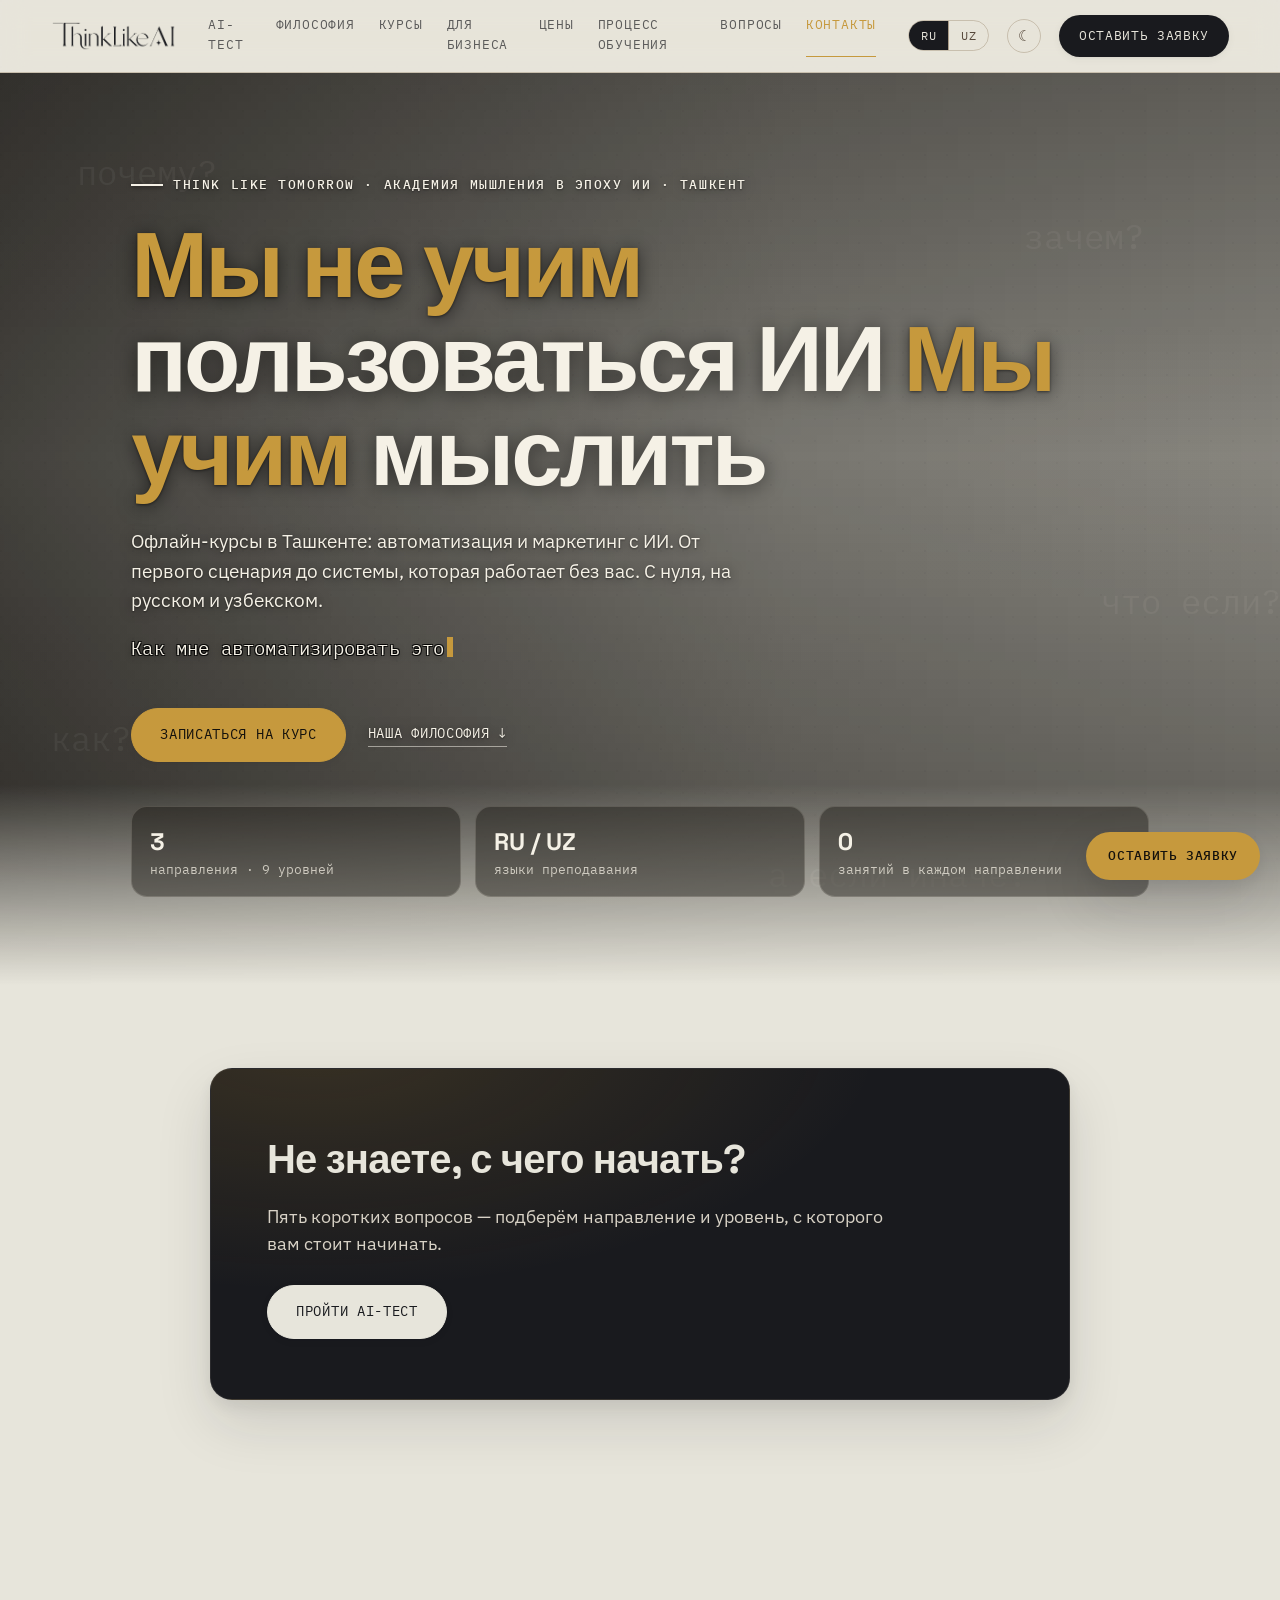
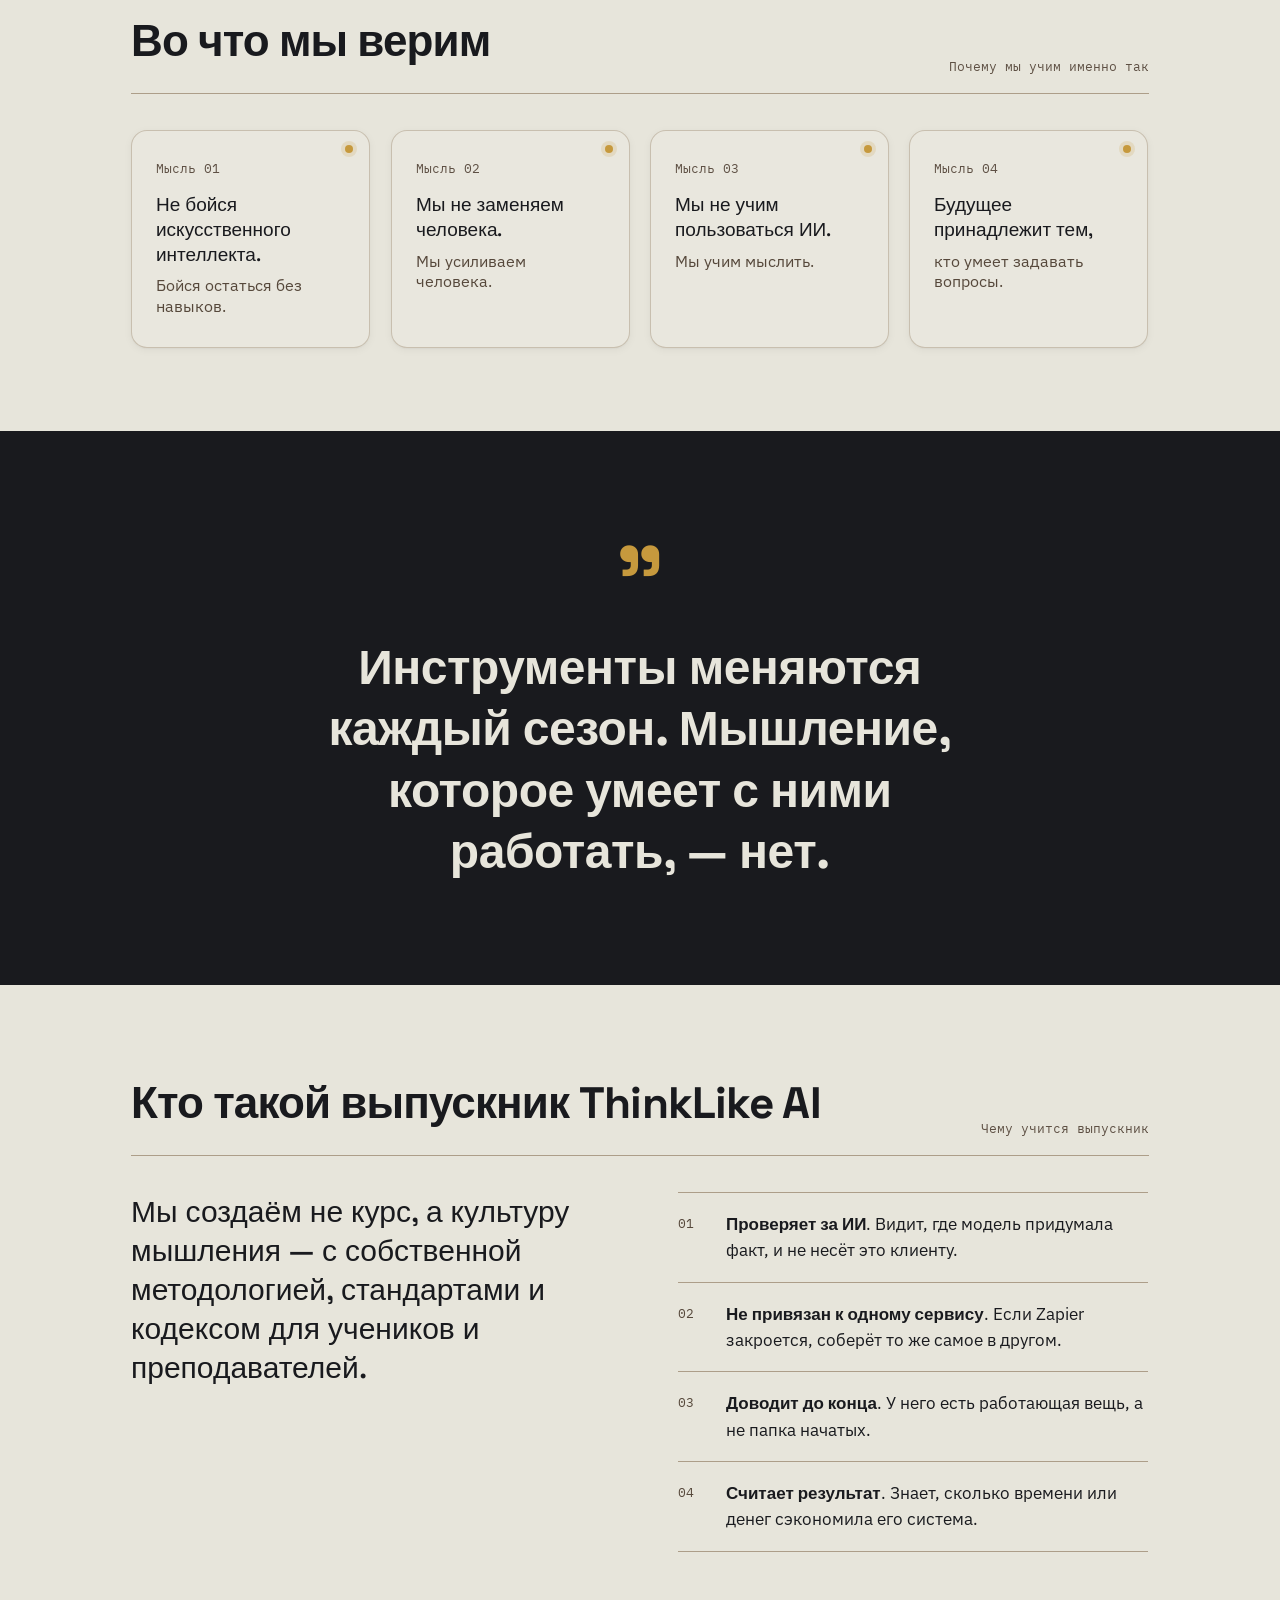
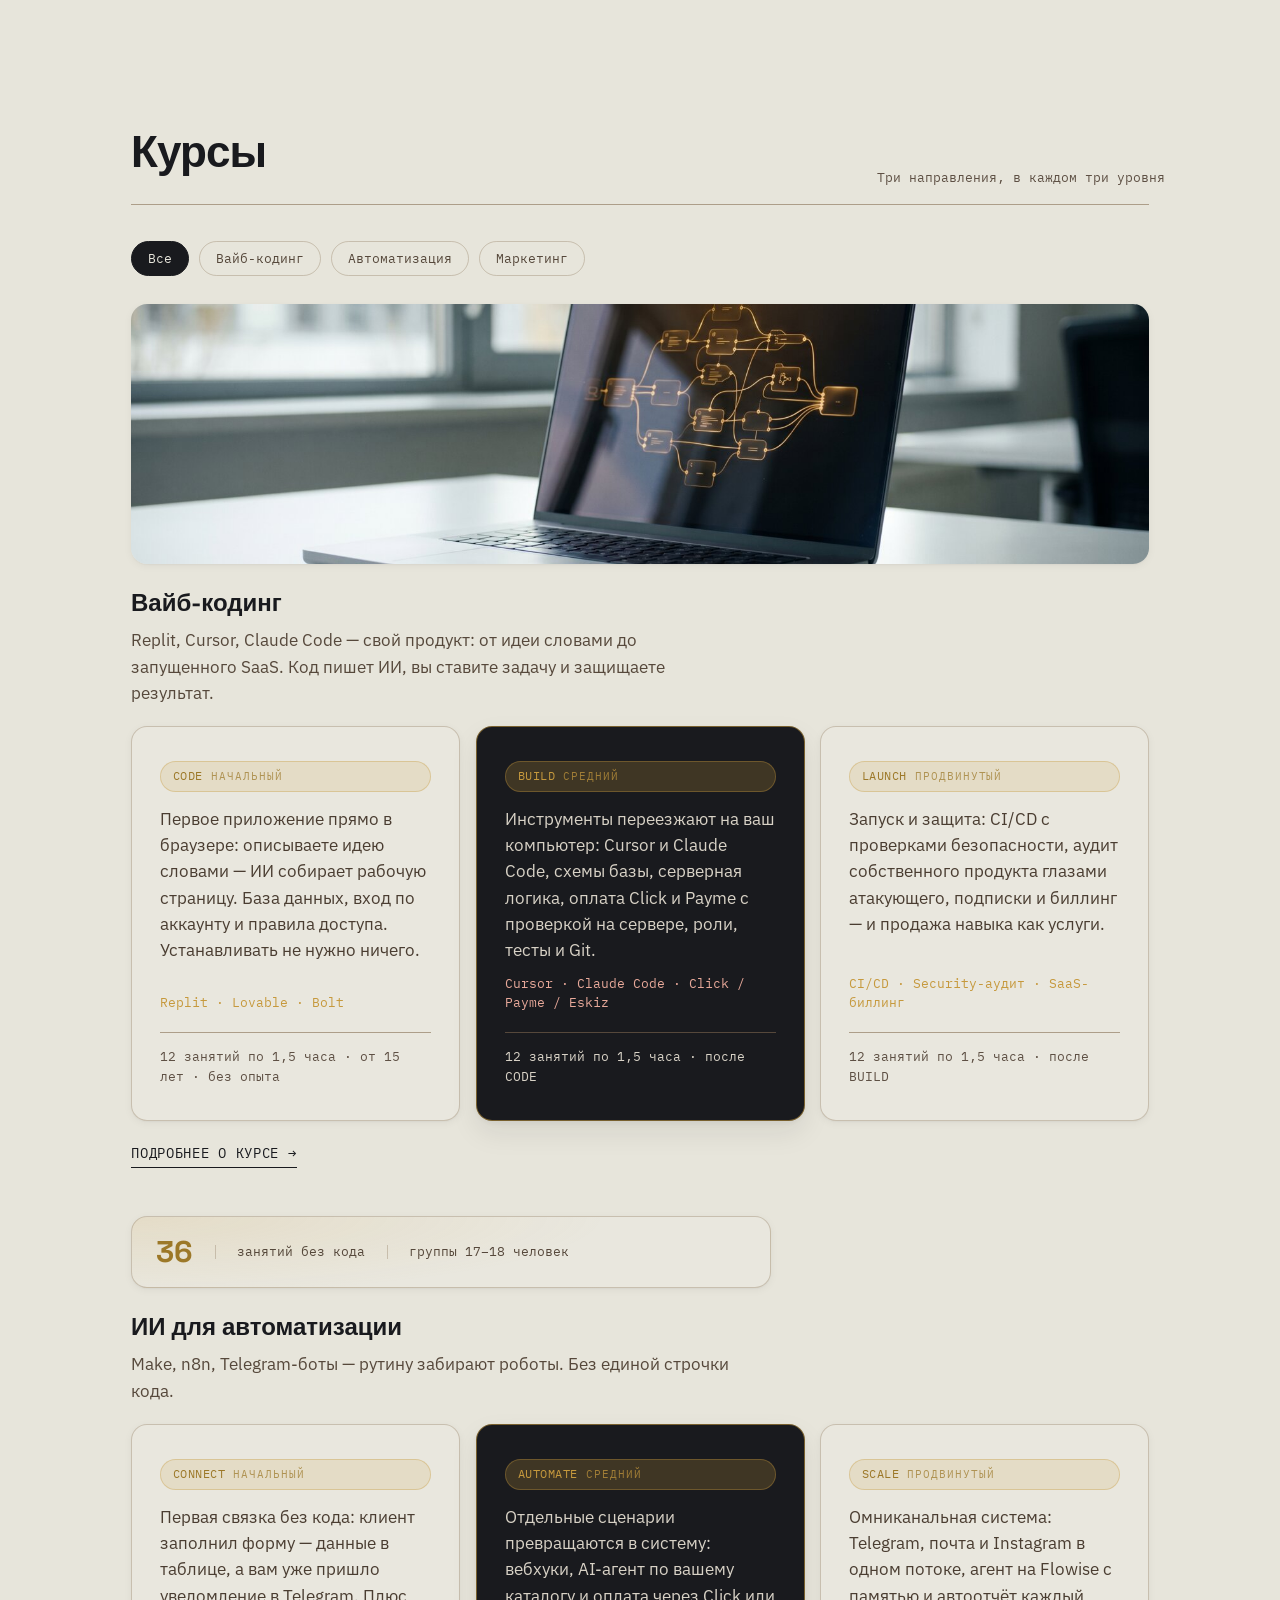
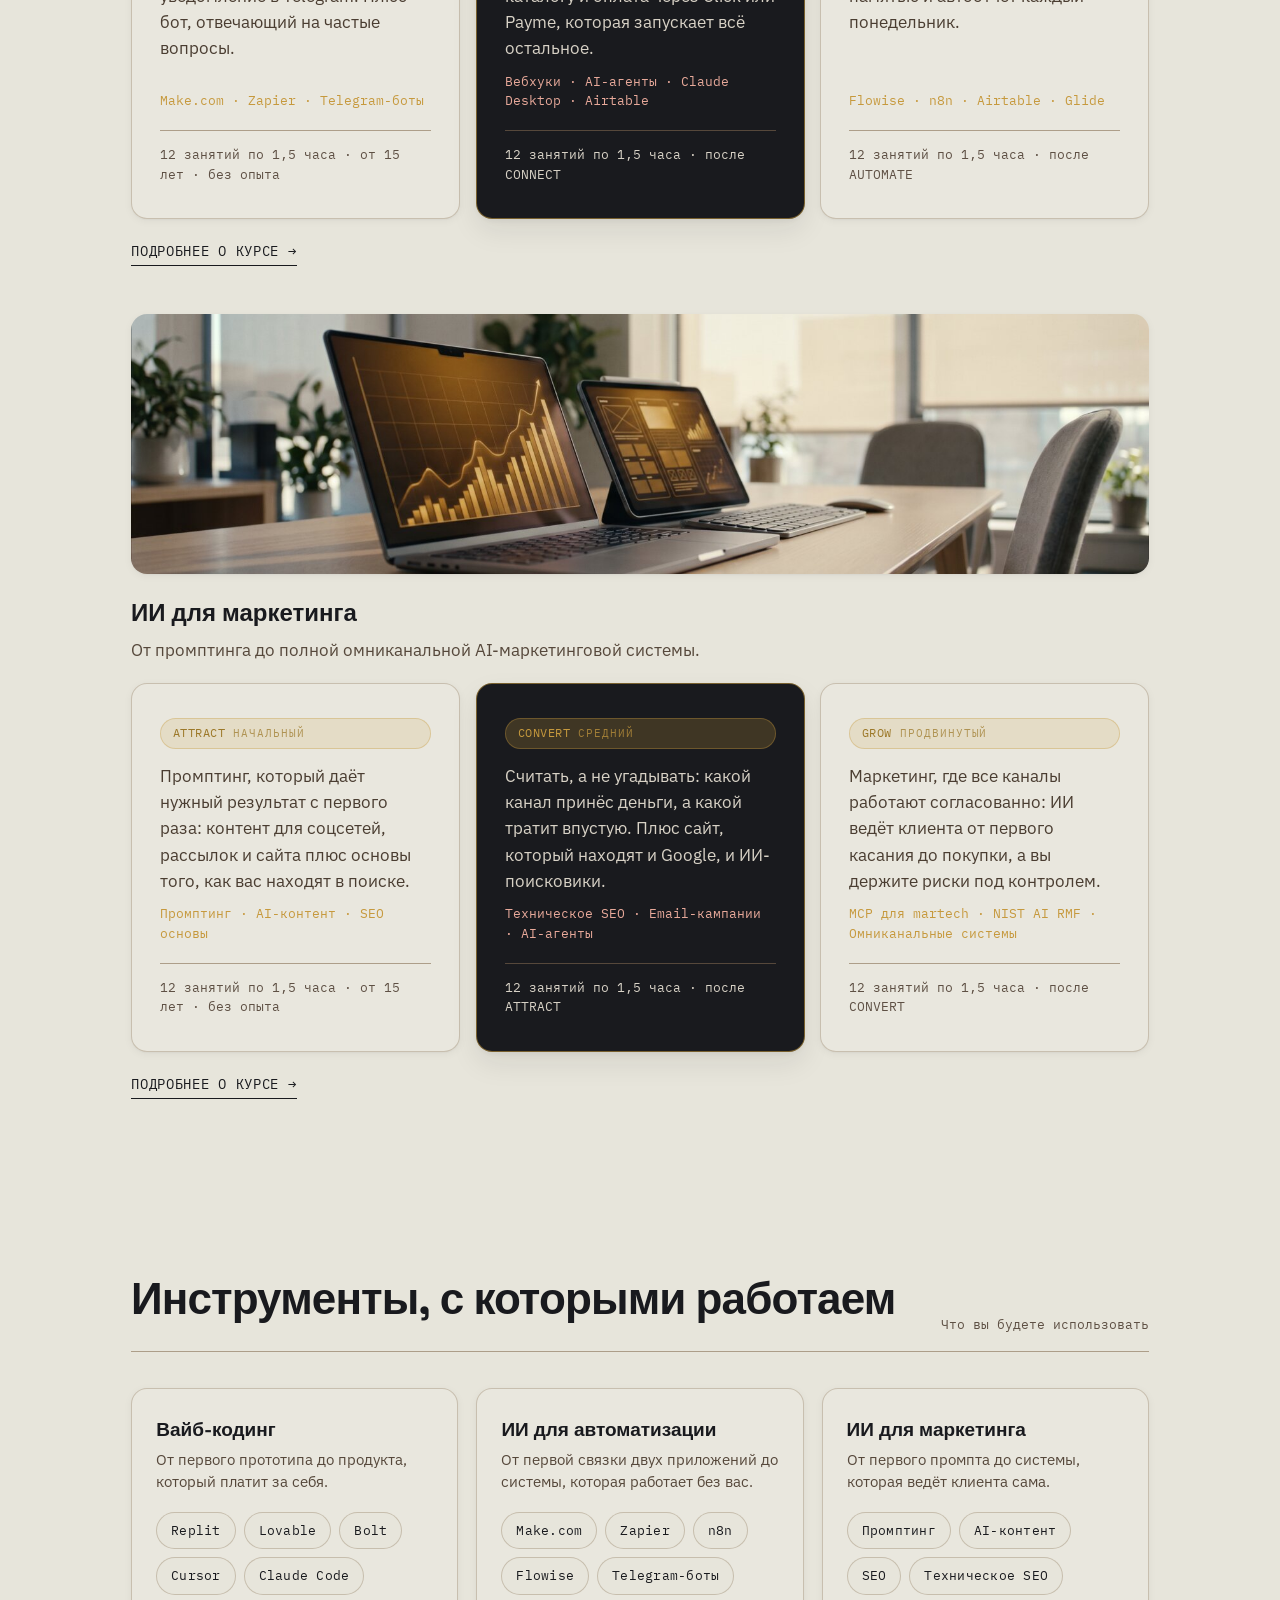
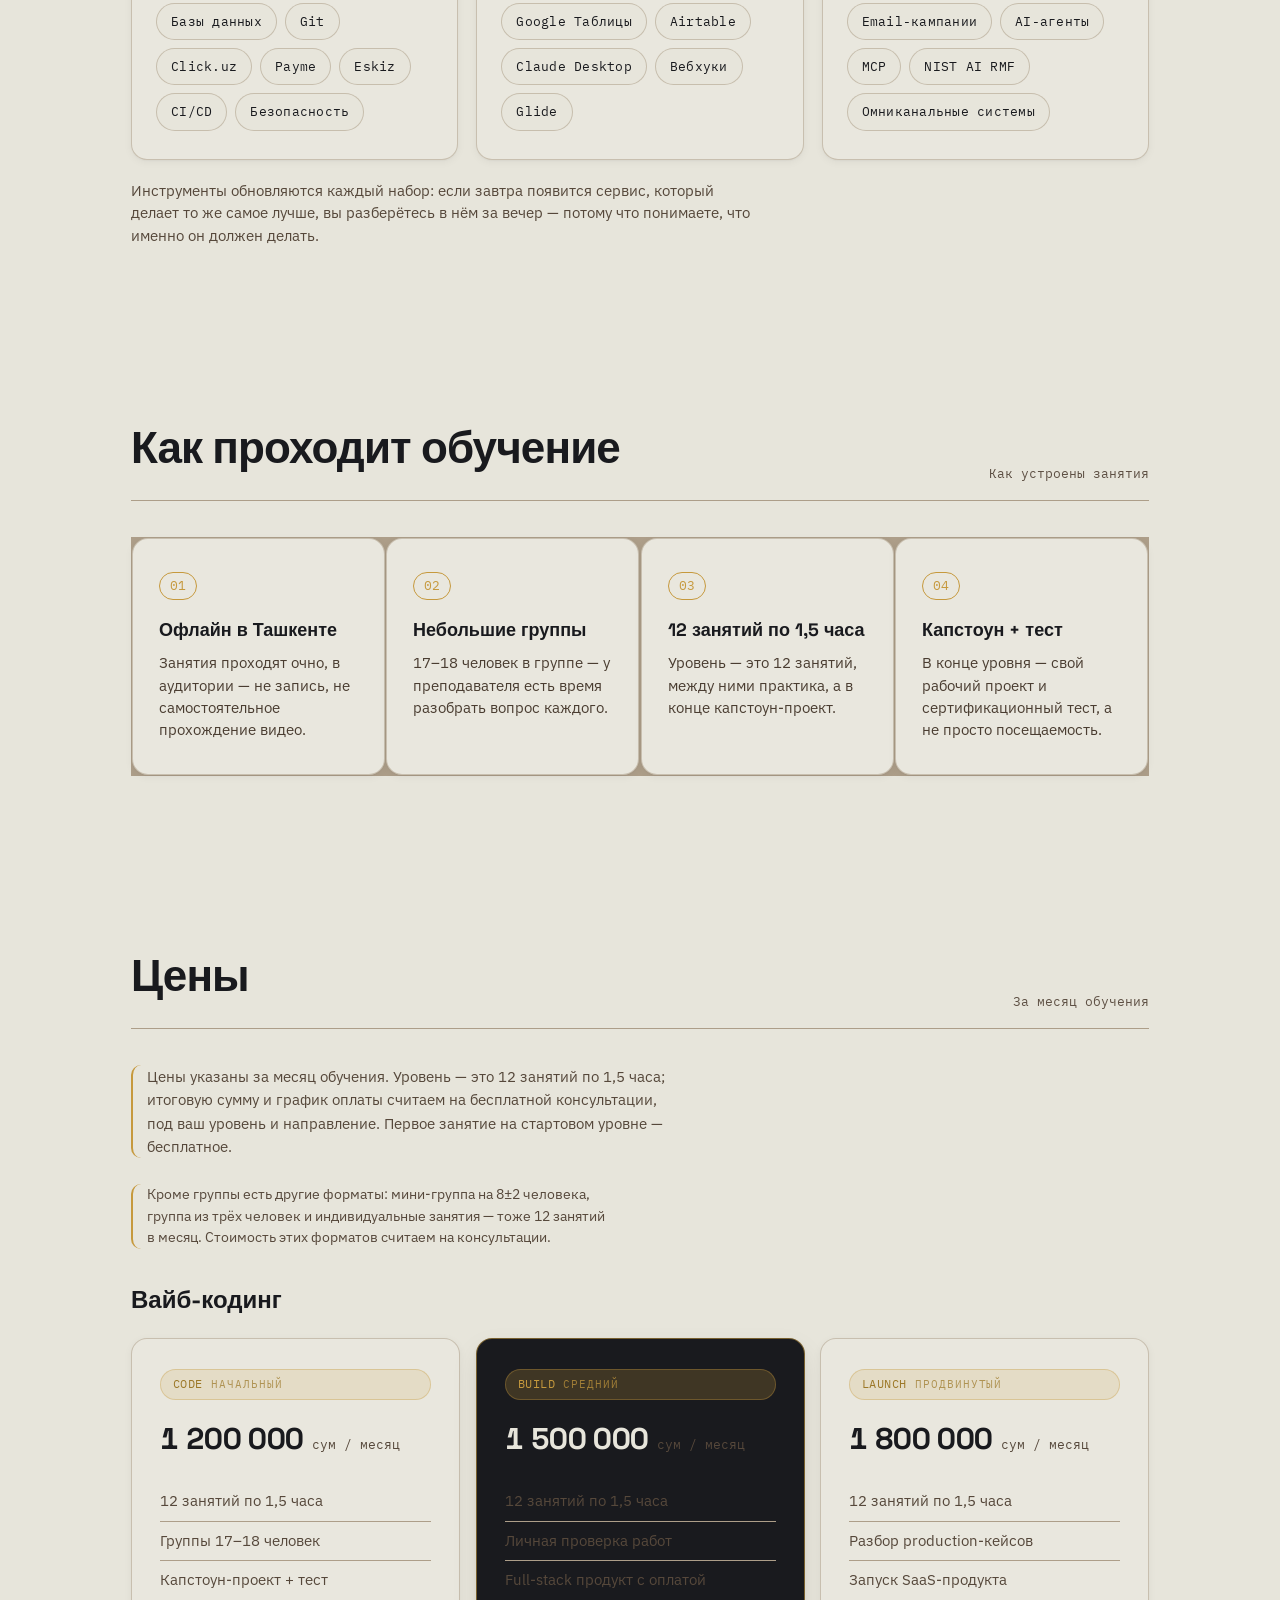
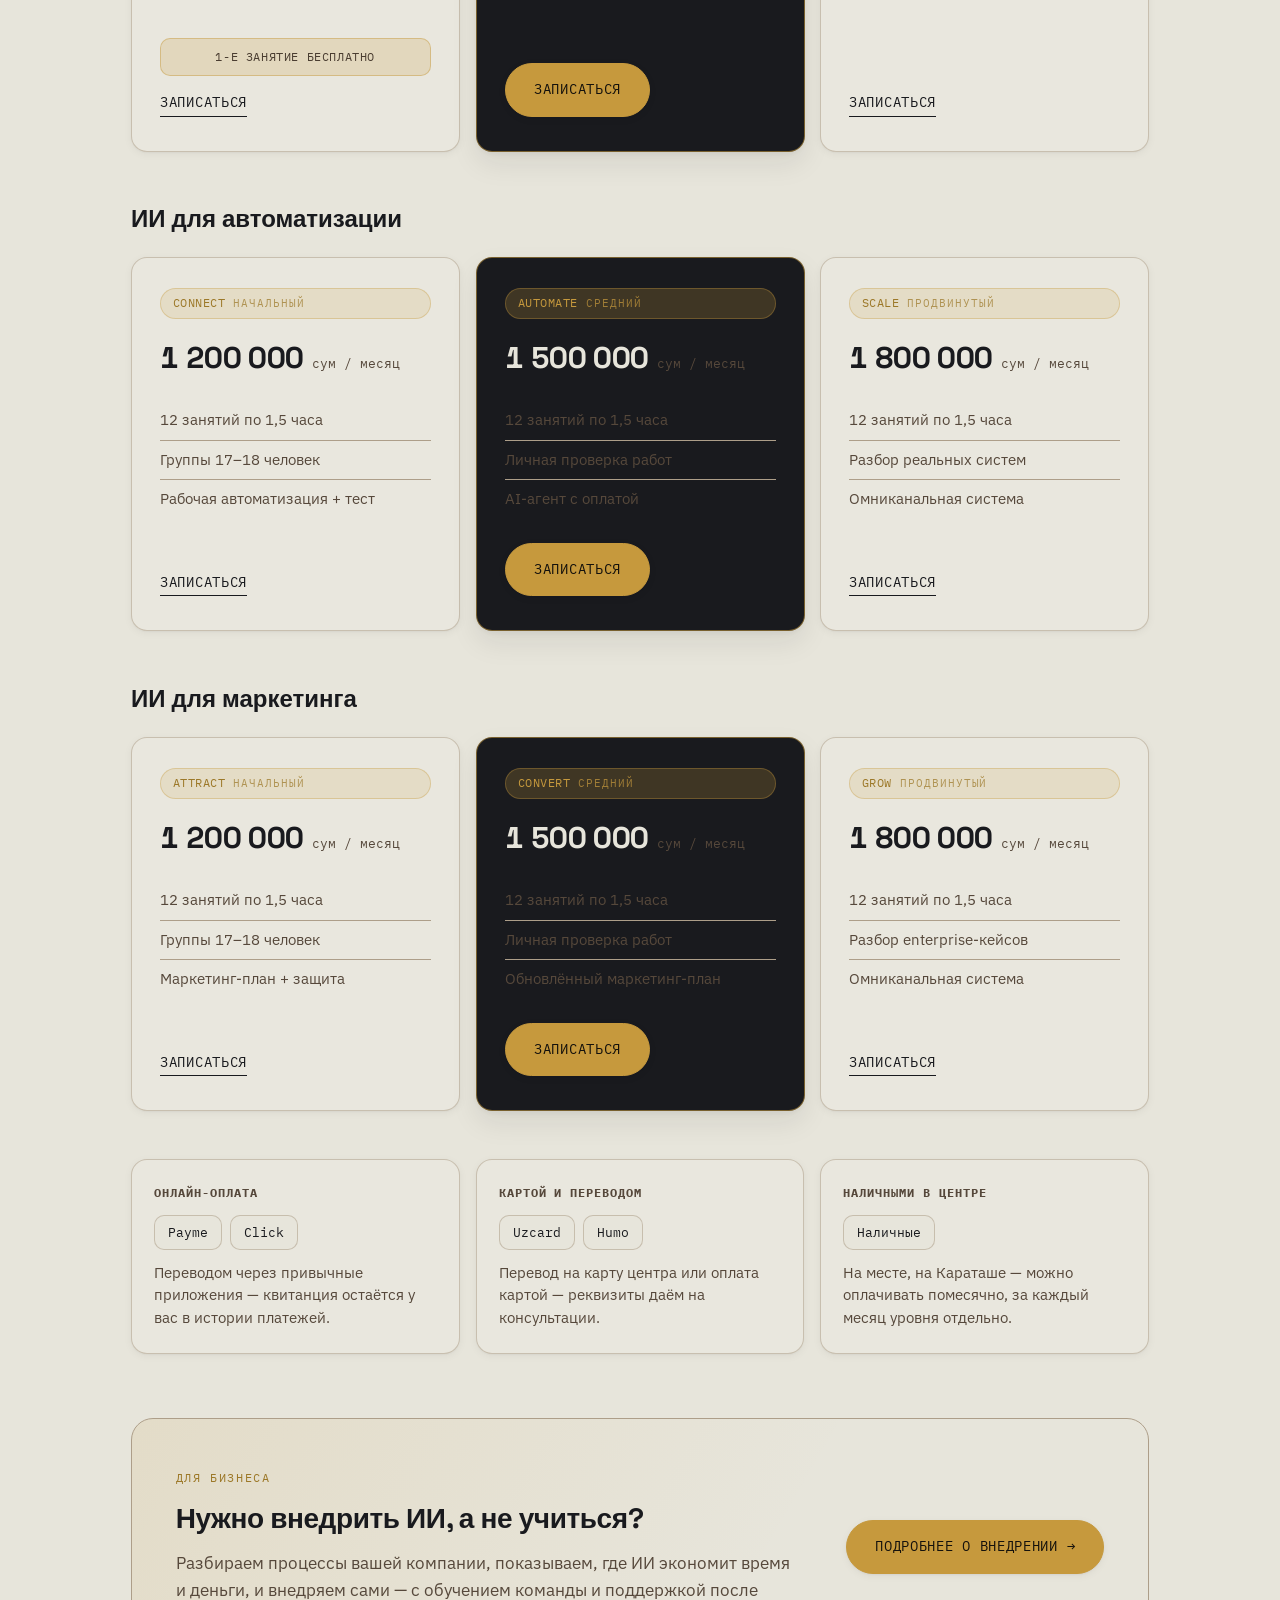
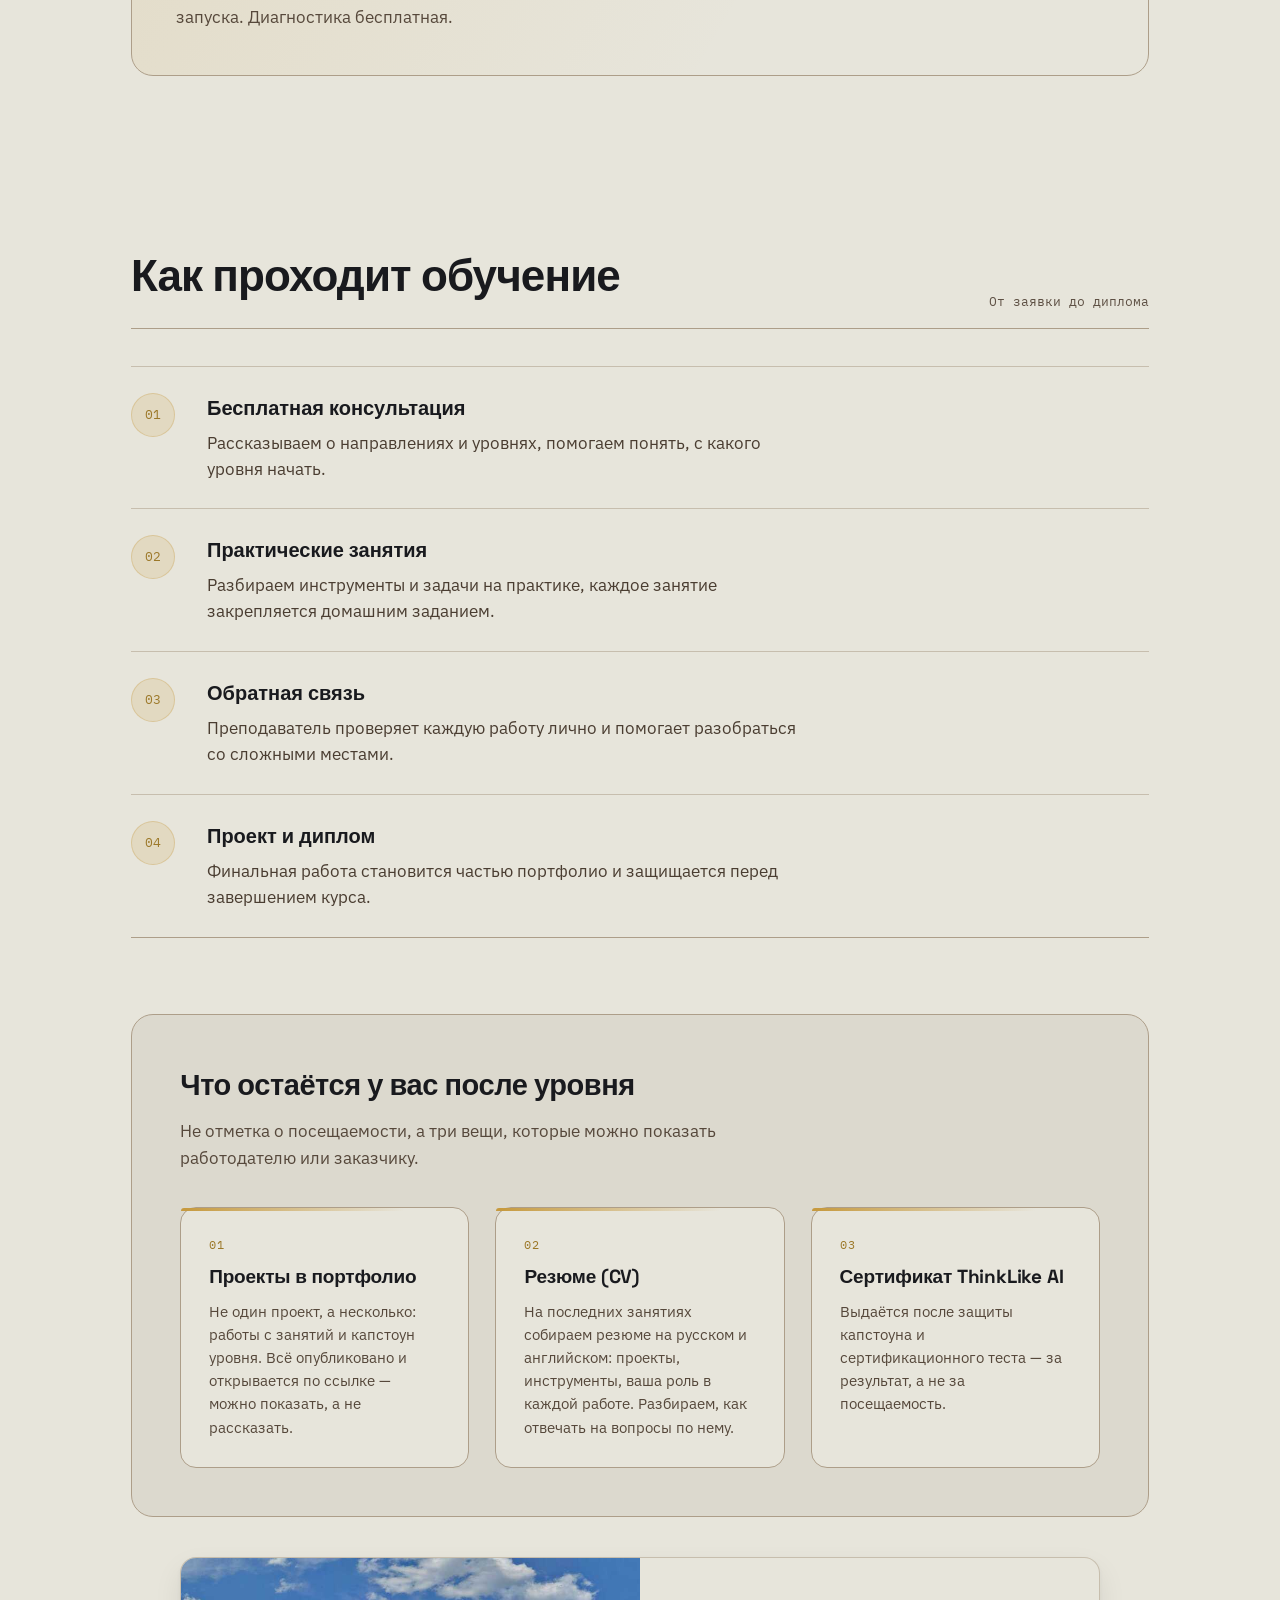
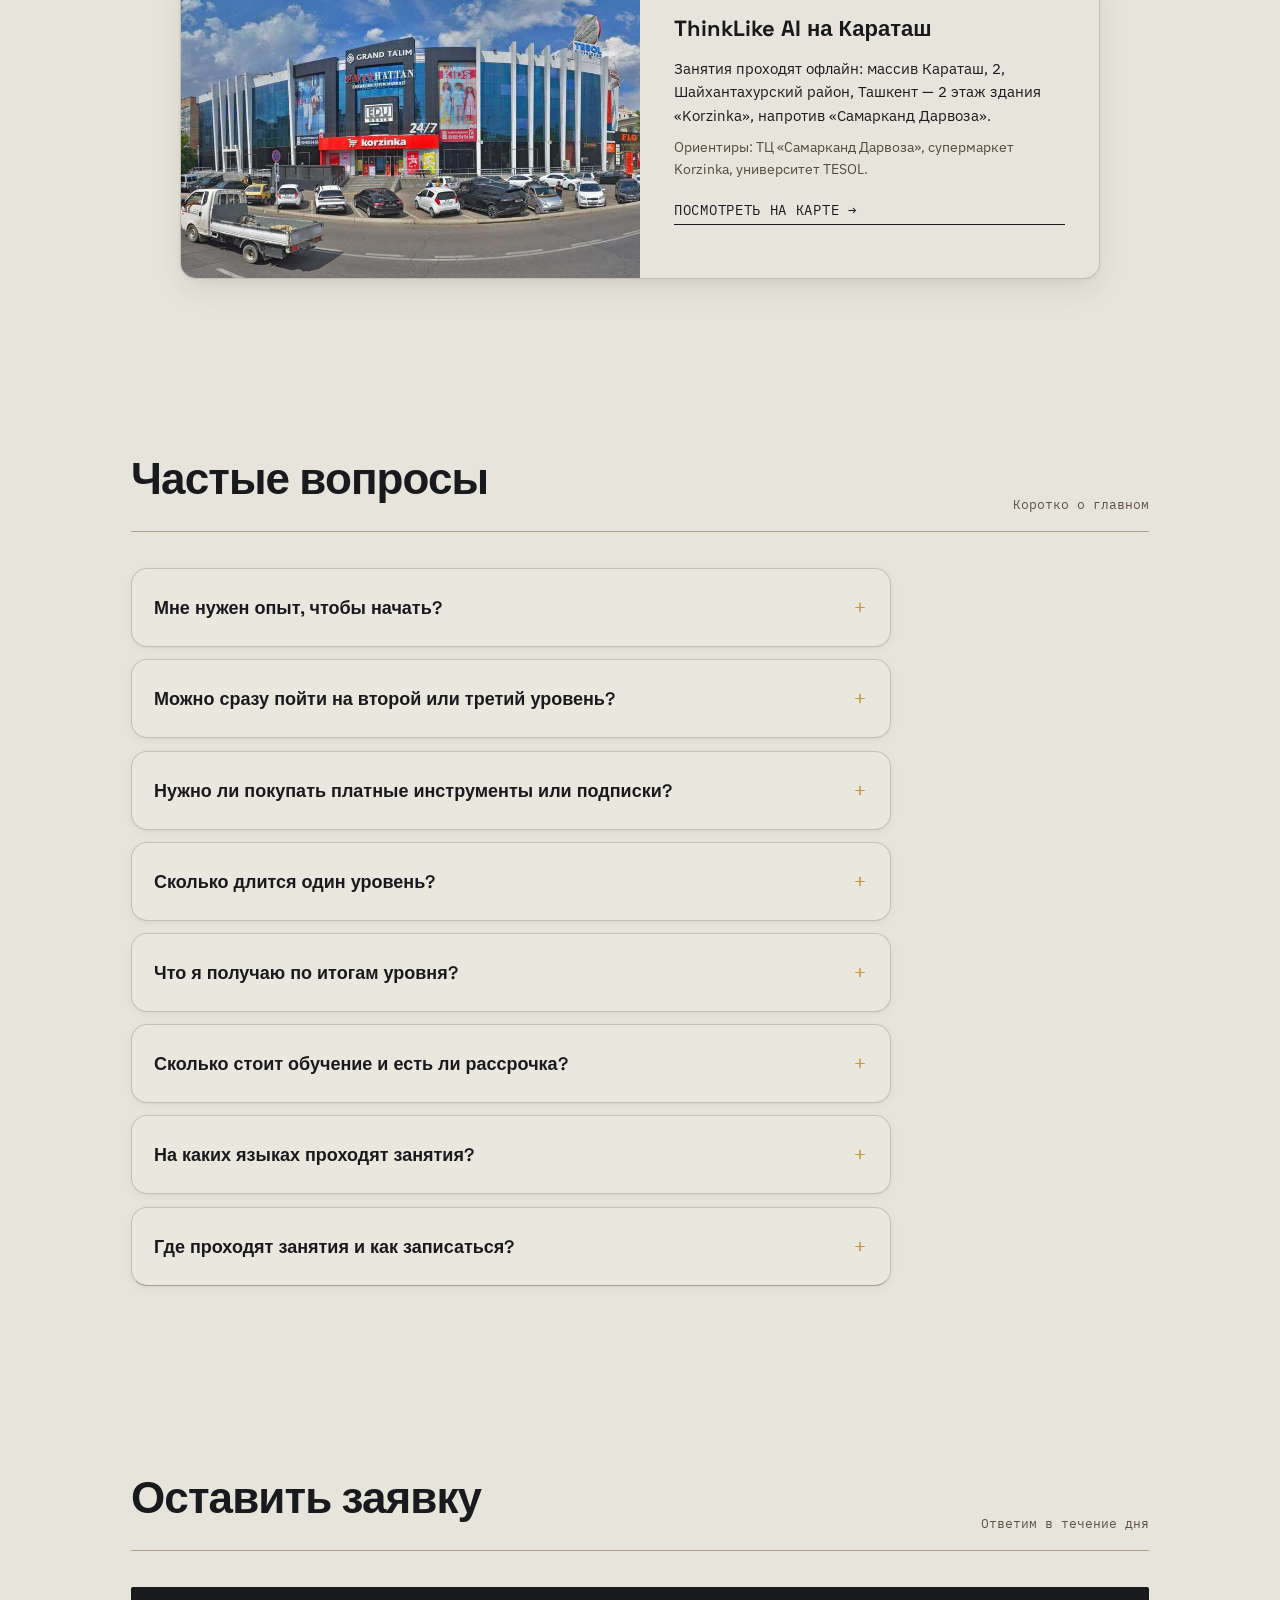
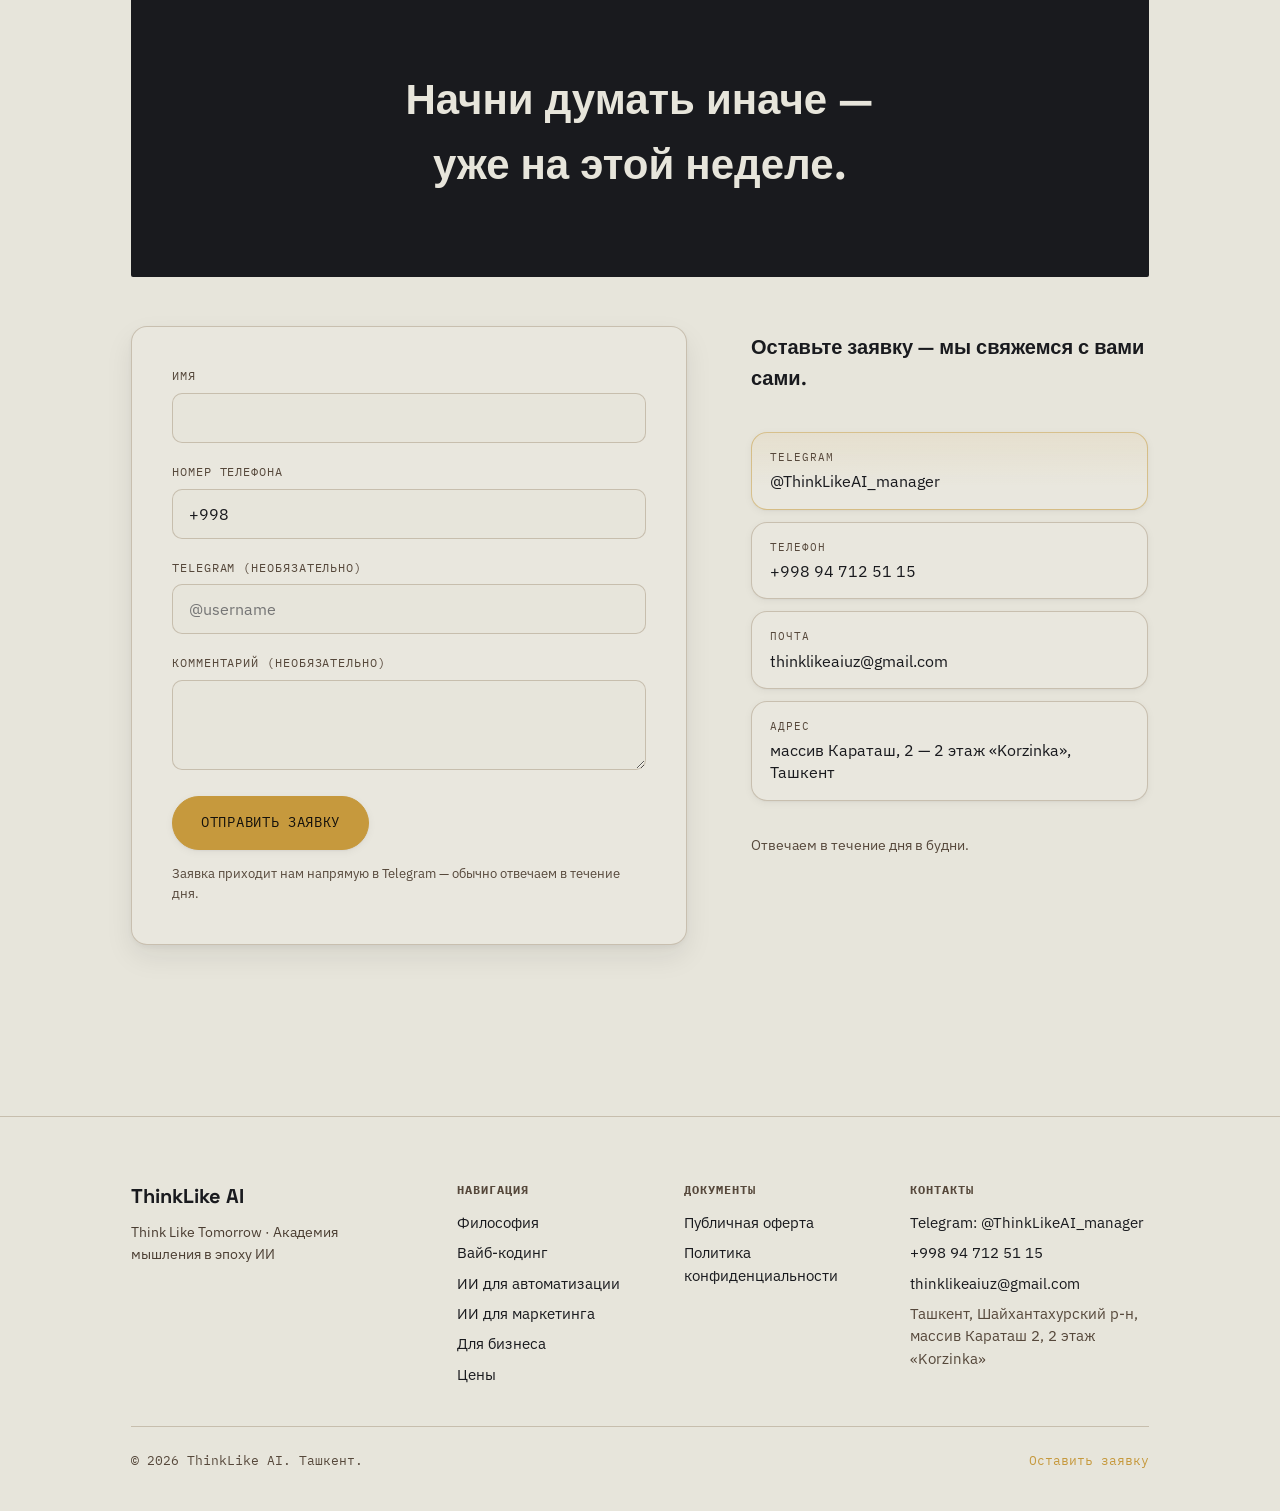
<file: index.html>
<!DOCTYPE html>
<html lang="ru">
<head>
<meta charset="UTF-8">
<meta name="viewport" content="width=device-width, initial-scale=1, maximum-scale=1">
<script>
/* тема ставится до отрисовки CSS, чтобы страница не мигала не той темой.
   Если пользователь явно переключал тему — используем его выбор (localStorage).
   Если нет — подхватываем тему браузера/системы (prefers-color-scheme). */
(function () {
  try {
    /* старый ключ 'thinklike-theme' раньше сохранялся при КАЖДОЙ загрузке
       страницы (даже без клика), поэтому он не годится как признак
       "пользователь выбрал тему сам" — у всех, кто уже открывал сайт,
       он был бы записан. Ручной выбор теперь живёт в отдельном ключе. */
    localStorage.removeItem('thinklike-theme');
    var saved = localStorage.getItem('thinklike-theme-manual');
    var isDark = saved ? saved === 'dark' : window.matchMedia('(prefers-color-scheme: dark)').matches;
    if (isDark) document.documentElement.setAttribute('data-theme', 'dark');
  } catch (e) { /* ignore */ }
})();
</script>
<title>ThinkLike AI — Think Like Tomorrow</title>
<meta name="description" content="ThinkLike AI — Think Like Tomorrow. Образовательный проект в Ташкенте, который учит не пользоваться нейросетями, а мыслить вместе с ними. ИИ для автоматизации и ИИ для маркетинга — от новичка до продвинутого уровня.">

<link rel="canonical" href="https://thinklikeai.net/">

<meta property="og:title" content="ThinkLike AI — Think Like Tomorrow">
<meta property="og:description" content="Мы не учим пользоваться ИИ. Мы учим мыслить.">
<meta property="og:type" content="website">
<meta property="og:url" content="https://thinklikeai.net/">

<script type="application/ld+json">
{
  "@context": "https://schema.org",
  "@graph": [
    {
      "@type": "EducationalOrganization",
      "@id": "https://thinklikeai.net/#organization",
      "name": "ThinkLike AI",
      "alternateName": "ThinkLike AI Tashkent",
      "url": "https://thinklikeai.net/",
      "logo": "https://thinklikeai.net/logo-wordmark.png",
      "image": "https://thinklikeai.net/apple-touch-icon.png",
      "description": "Образовательный проект в Ташкенте: офлайн-курсы по ИИ-автоматизации (вайб-кодинг) и ИИ для маркетинга — от новичка до продвинутого уровня.",
      "email": "thinklikeaiuz@gmail.com",
      "telephone": "+998947125115",
      "address": {
        "@type": "PostalAddress",
        "streetAddress": "массив Караташ, 2, 2 этаж «Korzinka»",
        "addressLocality": "Ташкент",
        "addressRegion": "Шайхантахурский район",
        "addressCountry": "UZ"
      },
      "geo": {
        "@type": "GeoCoordinates",
        "latitude": 41.3162672,
        "longitude": 69.2329414
      },
      "sameAs": [
        "https://t.me/ThinkLikeAI_manager"
      ],
      "contactPoint": [
        {
          "@type": "ContactPoint",
          "telephone": "+998947125115",
          "contactType": "customer service",
          "areaServed": "UZ",
          "availableLanguage": ["ru", "uz"]
        }
      ],
      "hasOfferCatalog": {
        "@type": "OfferCatalog",
        "name": "Курсы ThinkLike AI",
        "itemListElement": [
          {
            "@type": "Offer",
            "price": "1200000",
            "priceCurrency": "UZS",
            "availability": "https://schema.org/InStock",
            "url": "https://thinklikeai.net/#pricing",
            "itemOffered": {
              "@type": "Course",
              "name": "Вайб-кодинг — Beginner",
              "description": "Первое веб-приложение без кода: Replit, Lovable, Claude Code.",
              "provider": { "@id": "https://thinklikeai.net/#organization" }
            }
          },
          {
            "@type": "Offer",
            "price": "1500000",
            "priceCurrency": "UZS",
            "availability": "https://schema.org/InStock",
            "url": "https://thinklikeai.net/#pricing",
            "itemOffered": {
              "@type": "Course",
              "name": "Вайб-кодинг — Intermediate",
              "description": "Full-stack продукт с оплатой: Claude Code, Cursor Agent, Click.uz / Payme.",
              "provider": { "@id": "https://thinklikeai.net/#organization" }
            }
          },
          {
            "@type": "Offer",
            "price": "1800000",
            "priceCurrency": "UZS",
            "availability": "https://schema.org/InStock",
            "url": "https://thinklikeai.net/#pricing",
            "itemOffered": {
              "@type": "Course",
              "name": "Вайб-кодинг — Advanced",
              "description": "Запуск SaaS-продукта: CI/CD, мульти-агентные системы, биллинг.",
              "provider": { "@id": "https://thinklikeai.net/#organization" }
            }
          },
          {
            "@type": "Offer",
            "price": "1200000",
            "priceCurrency": "UZS",
            "availability": "https://schema.org/InStock",
            "url": "https://thinklikeai.net/#pricing",
            "itemOffered": {
              "@type": "Course",
              "name": "ИИ для автоматизации — Beginner",
              "description": "Первая автоматизация без кода: Make.com, Zapier и Telegram-бот.",
              "provider": { "@id": "https://thinklikeai.net/#organization" }
            }
          },
          {
            "@type": "Offer",
            "price": "1500000",
            "priceCurrency": "UZS",
            "availability": "https://schema.org/InStock",
            "url": "https://thinklikeai.net/#pricing",
            "itemOffered": {
              "@type": "Course",
              "name": "ИИ для автоматизации — Intermediate",
              "description": "Вебхуки, AI-агенты, Claude Desktop и оплата через Click.uz или Payme.",
              "provider": { "@id": "https://thinklikeai.net/#organization" }
            }
          },
          {
            "@type": "Offer",
            "price": "1800000",
            "priceCurrency": "UZS",
            "availability": "https://schema.org/InStock",
            "url": "https://thinklikeai.net/#pricing",
            "itemOffered": {
              "@type": "Course",
              "name": "ИИ для автоматизации — Advanced",
              "description": "Flowise, n8n и омниканальная система с еженедельными автоотчётами.",
              "provider": { "@id": "https://thinklikeai.net/#organization" }
            }
          },
          {
            "@type": "Offer",
            "price": "1200000",
            "priceCurrency": "UZS",
            "availability": "https://schema.org/InStock",
            "url": "https://thinklikeai.net/#pricing",
            "itemOffered": {
              "@type": "Course",
              "name": "ИИ для маркетинга — Beginner",
              "description": "AI-контент для соцсетей, рассылок и сайта, основы SEO.",
              "provider": { "@id": "https://thinklikeai.net/#organization" }
            }
          },
          {
            "@type": "Offer",
            "price": "1500000",
            "priceCurrency": "UZS",
            "availability": "https://schema.org/InStock",
            "url": "https://thinklikeai.net/#pricing",
            "itemOffered": {
              "@type": "Course",
              "name": "ИИ для маркетинга — Intermediate",
              "description": "Техническое SEO, email-кампании и AI-агенты для маркетинга.",
              "provider": { "@id": "https://thinklikeai.net/#organization" }
            }
          },
          {
            "@type": "Offer",
            "price": "1800000",
            "priceCurrency": "UZS",
            "availability": "https://schema.org/InStock",
            "url": "https://thinklikeai.net/#pricing",
            "itemOffered": {
              "@type": "Course",
              "name": "ИИ для маркетинга — Advanced",
              "description": "Омниканальные AI-маркетинговые системы, MCP для martech, NIST AI RMF.",
              "provider": { "@id": "https://thinklikeai.net/#organization" }
            }
          }
        ]
      }
    }
  ]
}
</script>

<link rel="preconnect" href="https://fonts.googleapis.com">
<link rel="preconnect" href="https://fonts.gstatic.com" crossorigin>
<link href="https://fonts.googleapis.com/css2?family=Space+Grotesk:wght@500;700&family=IBM+Plex+Sans:wght@400;500;600&family=IBM+Plex+Mono:wght@400;500&display=swap" rel="stylesheet">

<link rel="icon" href="favicon.ico" sizes="any">
<link rel="icon" type="image/png" sizes="16x16" href="favicon-16x16.png">
<link rel="icon" type="image/png" sizes="32x32" href="favicon-32x32.png">
<link rel="icon" type="image/png" sizes="48x48" href="favicon-48x48.png">
<link rel="apple-touch-icon" sizes="180x180" href="apple-touch-icon.png">
<link rel="manifest" href="site.webmanifest">

<link rel="stylesheet" href="style.css">
</head>
<body>

<div id="toast" class="toast" role="status" aria-live="polite">
  <span class="toast-icon">✓</span>
  <span class="toast-text" id="toastText">Заявка отправлена</span>
</div>

<nav class="nav">
  <div class="wrap">
    <a href="#" class="nav-mark" id="logoLink" aria-label="ThinkLike AI — наверх страницы"><img src="logo-wordmark.png" alt="ThinkLike AI" class="nav-logo"></a>
    <div class="nav-links" id="navLinks">
      <a href="#ai-test" data-i18n="nav.test">AI-тест</a>
      <a href="#philosophy" data-i18n="nav.philosophy">Философия</a>
      <a href="#programs" data-i18n="nav.programs">Курсы</a>
      <a href="ai-consulting" data-i18n="nav.consulting">Для бизнеса</a>
      <a href="#pricing" data-i18n="nav.pricing">Цены</a>
      <a href="#process" data-i18n="nav.process">Процесс обучения</a>
      <a href="#faq" data-i18n="nav.faq">Вопросы</a>
      <a href="#apply" data-i18n="nav.contact">Контакты</a>
      <div class="nav-contact-mobile">
        <a href="https://t.me/ThinkLikeAI_manager" target="_blank" rel="noopener">
          <span data-i18n="contact.telegramLabel">Telegram</span> — @ThinkLikeAI_manager
        </a>
        <a href="tel:+998947125115">
          <span data-i18n="contact.phoneLabel">Телефон</span> — +998 94 712 51 15
        </a>
      </div>
    </div>
    <div class="nav-right">
      <div class="lang-switch" role="group" aria-label="Language">
        <button data-lang="ru" class="lang-btn is-active">RU</button>
        <button data-lang="uz" class="lang-btn">UZ</button>
      </div>
      <button id="themeToggle" class="theme-toggle" type="button" aria-pressed="false">
        <span class="theme-toggle-icon" aria-hidden="true">☾</span>
      </button>
      <a class="nav-cta" href="#apply" data-i18n="nav.cta">Оставить заявку</a>
      <button class="nav-toggle" id="navToggle" aria-label="Menu" aria-expanded="false">
        <span></span><span></span><span></span>
      </button>
    </div>
  </div>
</nav>

<a href="#apply" class="float-cta" data-i18n="nav.cta">Оставить заявку</a>

<header class="hero">
  <div class="hero-bg" aria-hidden="true">
    <video class="hero-video" autoplay muted loop playsinline preload="auto">
      <source src="hero-bg.mp4" type="video/mp4">
    </video>
    <div class="hero-scrim"></div>
    <span class="hero-word" style="top:8%; left:6%;" data-i18n="hero.word1">почему?</span>
    <span class="hero-word" style="top:70%; left:4%;" data-i18n="hero.word2">как?</span>
    <span class="hero-word" style="top:15%; left:80%;" data-i18n="hero.word3">зачем?</span>
    <span class="hero-word" style="top:55%; left:86%;" data-i18n="hero.word4">что если?</span>
    <span class="hero-word" style="top:85%; left:60%;" data-i18n="hero.word5">а если иначе?</span>
  </div>
  <div class="wrap">
    <p class="eyebrow" data-i18n="hero.eyebrow">Think Like Tomorrow · Академия мышления в эпоху ИИ · Ташкент</p>
    <h1 data-i18n-html="hero.title"><span class="plate">Мы не учим</span> <mark>пользоваться ИИ</mark> <span class="plate">Мы учим</span> <mark>мыслить</mark></h1>
    <p class="hero-sub" data-i18n="hero.sub">Офлайн-курсы в Ташкенте: автоматизация и маркетинг с ИИ. От первого сценария до системы, которая работает без вас. С нуля, на русском и узбекском.</p>

    <div class="hero-row">
      <a class="btn-primary" href="#apply" data-i18n="hero.ctaPrimary">Записаться на курс</a>
      <a class="btn-ghost" href="#philosophy" data-i18n="hero.ctaGhost">Наша философия ↓</a>
    </div>

    <div class="hero-meta">
      <div><b>3</b><span data-i18n="hero.meta1">направления · 9 уровней</span></div>
      <div><b>RU / UZ</b><span data-i18n="hero.meta2">языки преподавания</span></div>
      <div><b>0</b><span data-i18n="hero.meta3">занятий в каждом направлении</span></div>
    </div>
  </div>
</header>

<section id="ai-test">
  <div class="wrap">
    <div class="quiz-card reveal">
      <div id="quizIntro">
        <h2 data-i18n="quiz.h2">Не знаете, с чего начать?</h2>
        <p data-i18n="quiz.p">Пять коротких вопросов — подберём направление и уровень, с которого вам стоит начинать.</p>
        <button class="btn-primary" id="quizStart" data-i18n="quiz.start">Пройти AI-тест</button>
      </div>
      <div id="quizBody" hidden>
        <div class="quiz-bar" aria-hidden="true"><span id="quizBar"></span></div>
        <div class="quiz-progress">
          <span id="quizStepWord">Вопрос</span>
          <b id="quizStep">1</b>
          <span id="quizOfWord">из</span>
          <b id="quizTotal">5</b>
        </div>
        <h3 id="quizQText"></h3>
        <div class="quiz-options" id="quizOptions"></div>
        <button type="button" class="quiz-back" id="quizBack" hidden>← Назад</button>
      </div>
      <div id="quizResult" hidden>
        <p class="quiz-result-lead" data-i18n="quiz.resultLead">По вашим ответам подходит:</p>
        <span class="quiz-tag" id="quizResultTag"></span>
        <h3 id="quizResultTitle"></h3>
        <p id="quizResultDesc"></p>
        <div class="quiz-result-row">
          <a class="btn-primary" href="#apply" data-i18n="quiz.ctaApply">Оставить заявку</a>
          <a class="btn-ghost" id="quizResultCourse" href="course-vibe-coding" data-i18n="quiz.ctaCourse">Программа курса →</a>
        </div>
        <button type="button" class="quiz-restart" id="quizRestart" data-i18n="quiz.restart">Пройти заново</button>
      </div>
    </div>
  </div>
</section>

<section id="philosophy">
  <div class="wrap">
    <div class="section-head">
      <h2 data-i18n="phil.h2">Во что мы верим</h2>
      <span class="section-num" data-i18n="phil.num">Почему мы учим именно так</span>
    </div>

    <div class="cards">
      <div class="card reveal"><span class="pin"></span><span class="num" data-i18n="phil.n1">Мысль 01</span>
        <p data-i18n="phil.t1a">Не бойся искусственного интеллекта.</p>
        <p class="no" data-i18n="phil.t1b">Бойся остаться без навыков.</p>
      </div>
      <div class="card reveal"><span class="pin"></span><span class="num" data-i18n="phil.n2">Мысль 02</span>
        <p data-i18n="phil.t2a">Мы не заменяем человека.</p>
        <p class="no" data-i18n="phil.t2b">Мы усиливаем человека.</p>
      </div>
      <div class="card reveal"><span class="pin"></span><span class="num" data-i18n="phil.n3">Мысль 03</span>
        <p data-i18n="phil.t3a">Мы не учим пользоваться ИИ.</p>
        <p class="no" data-i18n="phil.t3b">Мы учим мыслить.</p>
      </div>
      <div class="card reveal"><span class="pin"></span><span class="num" data-i18n="phil.n4">Мысль 04</span>
        <p data-i18n="phil.t4a">Будущее принадлежит тем,</p>
        <p class="no" data-i18n="phil.t4b">кто умеет задавать вопросы.</p>
      </div>
    </div>
  </div>
</section>

<section id="manifesto">
  <div class="wrap">
    <span class="quote-mark" aria-hidden="true">"</span>
    <blockquote class="reveal" data-i18n="manifesto.text">Инструменты меняются каждый сезон. Мышление, которое умеет с ними работать, — нет.</blockquote>
  </div>
</section>

<section id="about">
  <div class="wrap">
    <div class="section-head">
      <h2 data-i18n="about.h2">Кто такой выпускник ThinkLike AI</h2>
      <span class="section-num" data-i18n="about.num">Чему учится выпускник</span>
    </div>

    <div class="split">
      <p class="lead reveal" data-i18n="about.lead">Мы создаём не курс, а культуру мышления — с собственной методологией, стандартами и кодексом для учеников и преподавателей.</p>

      <ul class="list-plain reveal">
        <li><span class="k">01</span><div><strong data-i18n="about.b1">Проверяет за ИИ</strong><span data-i18n="about.d1">. Видит, где модель придумала факт, и не несёт это клиенту.</span></div></li>
        <li><span class="k">02</span><div><strong data-i18n="about.b2">Не привязан к одному сервису</strong><span data-i18n="about.d2">. Если Zapier закроется, соберёт то же самое в другом.</span></div></li>
        <li><span class="k">03</span><div><strong data-i18n="about.b3">Доводит до конца</strong><span data-i18n="about.d3">. У него есть работающая вещь, а не папка начатых.</span></div></li>
        <li><span class="k">04</span><div><strong data-i18n="about.b4">Считает результат</strong><span data-i18n="about.d4">. Знает, сколько времени или денег сэкономила его система.</span></div></li>
      </ul>
    </div>
  </div>
</section>

<section id="programs">
  <div class="wrap">
    <div class="section-head">
      <h2 data-i18n="prog.h2">Курсы</h2>
      <span class="section-num" data-i18n="prog.num">Три направления, в каждом три уровня</span>
    </div>

    <div class="filter-tabs" role="group" aria-label="Course filter">
      <button class="filter-tab is-active" data-filter="all" data-i18n="prog.filterAll">Все</button>
      <button class="filter-tab" data-filter="vibecoding" data-i18n="prog.filterAuto">Вайб-кодинг</button>
      <button class="filter-tab" data-filter="automation" data-i18n="prog.filterFlow">Автоматизация</button>
      <button class="filter-tab" data-filter="marketing" data-i18n="prog.filterMkt">Маркетинг</button>
    </div>

    <div class="direction reveal" data-track="vibecoding">
      <div class="direction-head">
        <img class="direction-photo" src="direction-automation.jpg" alt="Ноутбук со светящейся золотой схемой AI-агента, который пишет код, на тёмном экране">
        <h3 data-i18n="prog.dir1Name">Вайб-кодинг</h3>
        <p data-i18n="prog.dir1Desc">Replit, Cursor, Claude Code — свой продукт: от идеи словами до запущенного SaaS. Код пишет ИИ, вы ставите задачу и защищаете результат.</p>
      </div>
      <div class="levels">
        <div class="level">
          <span class="tag"><b class="tag-en" data-i18n="lvl.a1">CODE</b> <em class="tag-ru" data-i18n="level.b">начальный</em></span>
          <p data-i18n="prog.a1Short">Первое приложение прямо в браузере: описываете идею словами — ИИ собирает рабочую страницу. База данных, вход по аккаунту и правила доступа. Устанавливать не нужно ничего.</p>
          <div class="tools" data-i18n="prog.a1Tools">Replit · Lovable · Bolt</div>
          <div class="who" data-i18n="prog.a1Who">12 занятий по 1,5 часа · от 15 лет · без опыта</div>
        </div>
        <div class="level is-core">
          <span class="tag"><b class="tag-en" data-i18n="lvl.a2">BUILD</b> <em class="tag-ru" data-i18n="level.i">средний</em></span>
          <p data-i18n="prog.a2Short">Инструменты переезжают на ваш компьютер: Cursor и Claude Code, схемы базы, серверная логика, оплата Click и Payme с проверкой на сервере, роли, тесты и Git.</p>
          <div class="tools" data-i18n="prog.a2Tools">Cursor · Claude Code · Click / Payme / Eskiz</div>
          <div class="who" data-i18n="prog.a2Who">12 занятий по 1,5 часа · после CODE</div>
        </div>
        <div class="level">
          <span class="tag"><b class="tag-en" data-i18n="lvl.a3">LAUNCH</b> <em class="tag-ru" data-i18n="level.a">продвинутый</em></span>
          <p data-i18n="prog.a3Short">Запуск и защита: CI/CD с проверками безопасности, аудит собственного продукта глазами атакующего, подписки и биллинг — и продажа навыка как услуги.</p>
          <div class="tools" data-i18n="prog.a3Tools">CI/CD · Security-аудит · SaaS-биллинг</div>
          <div class="who" data-i18n="prog.a3Who">12 занятий по 1,5 часа · после BUILD</div>
        </div>
      </div>
      <a class="btn-ghost direction-more" href="course-vibe-coding" data-i18n="prog.more">Подробнее о курсе →</a>
    </div>

    <div class="direction reveal" data-track="automation">
      <div class="direction-head direction-head--noimg">
        <div class="direction-band" aria-hidden="true">
          <span>36</span><span data-i18n="prog.dir3Band">занятий без кода</span><span data-i18n="vc.f3">группы 17–18 человек</span>
        </div>
        <h3 data-i18n="prog.dir3Name">ИИ для автоматизации</h3>
        <p data-i18n="prog.dir3Desc">Make, n8n, Telegram-боты — рутину забирают роботы. Без единой строчки кода.</p>
      </div>
      <div class="levels">
        <div class="level">
          <span class="tag"><b class="tag-en" data-i18n="lvl.n1">CONNECT</b> <em class="tag-ru" data-i18n="level.b">начальный</em></span>
          <p data-i18n="prog.n1Short">Первая связка без кода: клиент заполнил форму — данные в таблице, а вам уже пришло уведомление в Telegram. Плюс бот, отвечающий на частые вопросы.</p>
          <div class="tools" data-i18n="prog.n1Tools">Make.com · Zapier · Telegram-боты</div>
          <div class="who" data-i18n="prog.n1Who">12 занятий по 1,5 часа · от 15 лет · без опыта</div>
        </div>
        <div class="level is-core">
          <span class="tag"><b class="tag-en" data-i18n="lvl.n2">AUTOMATE</b> <em class="tag-ru" data-i18n="level.i">средний</em></span>
          <p data-i18n="prog.n2Short">Отдельные сценарии превращаются в систему: вебхуки, AI-агент по вашему каталогу и оплата через Click или Payme, которая запускает всё остальное.</p>
          <div class="tools" data-i18n="prog.n2Tools">Вебхуки · AI-агенты · Claude Desktop · Airtable</div>
          <div class="who" data-i18n="prog.n2Who">12 занятий по 1,5 часа · после CONNECT</div>
        </div>
        <div class="level">
          <span class="tag"><b class="tag-en" data-i18n="lvl.n3">SCALE</b> <em class="tag-ru" data-i18n="level.a">продвинутый</em></span>
          <p data-i18n="prog.n3Short">Омниканальная система: Telegram, почта и Instagram в одном потоке, агент на Flowise с памятью и автоотчёт каждый понедельник.</p>
          <div class="tools" data-i18n="prog.n3Tools">Flowise · n8n · Airtable · Glide</div>
          <div class="who" data-i18n="prog.n3Who">12 занятий по 1,5 часа · после AUTOMATE</div>
        </div>
      </div>
      <a class="btn-ghost direction-more" href="course-automation" data-i18n="prog.more">Подробнее о курсе →</a>
    </div>

    <div class="direction reveal" data-track="marketing">
      <div class="direction-head">
        <img class="direction-photo" src="direction-marketing.jpg" alt="Ноутбук и планшет со светящимися золотыми графиками роста и макетами контента">
        <h3 data-i18n="prog.dir2Name">ИИ для маркетинга</h3>
        <p data-i18n="prog.dir2Desc">От промптинга до полной омниканальной AI-маркетинговой системы.</p>
      </div>
      <div class="levels">
        <div class="level">
          <span class="tag"><b class="tag-en" data-i18n="lvl.m1">ATTRACT</b> <em class="tag-ru" data-i18n="level.b">начальный</em></span>
          <p data-i18n="prog.m1Short">Промптинг, который даёт нужный результат с первого раза: контент для соцсетей, рассылок и сайта плюс основы того, как вас находят в поиске.</p>
          <div class="tools" data-i18n="prog.m1Tools">Промптинг · AI-контент · SEO основы</div>
          <div class="who" data-i18n="prog.m1Who">12 занятий по 1,5 часа · от 15 лет · без опыта</div>
        </div>
        <div class="level is-core">
          <span class="tag"><b class="tag-en" data-i18n="lvl.m2">CONVERT</b> <em class="tag-ru" data-i18n="level.i">средний</em></span>
          <p data-i18n="prog.m2Short">Считать, а не угадывать: какой канал принёс деньги, а какой тратит впустую. Плюс сайт, который находят и Google, и ИИ-поисковики.</p>
          <div class="tools" data-i18n="prog.m2Tools">Техническое SEO · Email-кампании · AI-агенты</div>
          <div class="who" data-i18n="prog.m2Who">12 занятий по 1,5 часа · после ATTRACT</div>
        </div>
        <div class="level">
          <span class="tag"><b class="tag-en" data-i18n="lvl.m3">GROW</b> <em class="tag-ru" data-i18n="level.a">продвинутый</em></span>
          <p data-i18n="prog.m3Short">Маркетинг, где все каналы работают согласованно: ИИ ведёт клиента от первого касания до покупки, а вы держите риски под контролем.</p>
          <div class="tools" data-i18n="prog.m3Tools">MCP для martech · NIST AI RMF · Омниканальные системы</div>
          <div class="who" data-i18n="prog.m3Who">12 занятий по 1,5 часа · после CONVERT</div>
        </div>
      </div>
      <a class="btn-ghost direction-more" href="course-marketing" data-i18n="prog.more">Подробнее о курсе →</a>
    </div>
  </div>
</section>

<section id="tools">
  <div class="wrap">
    <div class="section-head">
      <h2 data-i18n="tools.h2">Инструменты, с которыми работаем</h2>
      <span class="section-num" data-i18n="tools.num">Что вы будете использовать</span>
    </div>

    <div class="tool-groups">
      <div class="tool-card reveal">
        <h3 data-i18n="prog.dir1Name">Вайб-кодинг</h3>
        <p data-i18n="tools.d1">От первого прототипа до продукта, который платит за себя.</p>
        <div class="tool-chips">
          <span class="tool-chip">Replit</span>
          <span class="tool-chip">Lovable</span>
          <span class="tool-chip">Bolt</span>
          <span class="tool-chip">Cursor</span>
          <span class="tool-chip">Claude Code</span>
          <span class="tool-chip" data-i18n="tools.db">Базы данных</span>
          <span class="tool-chip">Git</span>
          <span class="tool-chip">Click.uz</span>
          <span class="tool-chip">Payme</span>
          <span class="tool-chip">Eskiz</span>
          <span class="tool-chip">CI/CD</span>
          <span class="tool-chip" data-i18n="tools.security">Безопасность</span>
        </div>
      </div>
      <div class="tool-card reveal">
        <h3 data-i18n="prog.dir3Name">ИИ для автоматизации</h3>
        <p data-i18n="tools.d3">От первой связки двух приложений до системы, которая работает без вас.</p>
        <div class="tool-chips">
          <span class="tool-chip">Make.com</span>
          <span class="tool-chip">Zapier</span>
          <span class="tool-chip">n8n</span>
          <span class="tool-chip">Flowise</span>
          <span class="tool-chip" data-i18n="tools.tgBots">Telegram-боты</span>
          <span class="tool-chip" data-i18n="tools.sheets">Google Таблицы</span>
          <span class="tool-chip">Airtable</span>
          <span class="tool-chip">Claude Desktop</span>
          <span class="tool-chip" data-i18n="tools.webhooks">Вебхуки</span>
          <span class="tool-chip">Glide</span>
        </div>
      </div>
      <div class="tool-card reveal">
        <h3 data-i18n="prog.dir2Name">ИИ для маркетинга</h3>
        <p data-i18n="tools.d2">От первого промпта до системы, которая ведёт клиента сама.</p>
        <div class="tool-chips">
          <span class="tool-chip" data-i18n="tools.prompting">Промптинг</span>
          <span class="tool-chip" data-i18n="tools.aiContent">AI-контент</span>
          <span class="tool-chip">SEO</span>
          <span class="tool-chip" data-i18n="tools.techSeo">Техническое SEO</span>
          <span class="tool-chip" data-i18n="tools.email">Email-кампании</span>
          <span class="tool-chip" data-i18n="tools.agents">AI-агенты</span>
          <span class="tool-chip">MCP</span>
          <span class="tool-chip">NIST AI RMF</span>
          <span class="tool-chip" data-i18n="tools.omni">Омниканальные системы</span>
        </div>
      </div>
    </div>

    <p class="tools-note" data-i18n="tools.note">Инструменты обновляются каждый набор: если завтра появится сервис, который делает то же самое лучше, вы разберётесь в нём за вечер — потому что понимаете, что именно он должен делать.</p>
  </div>
</section>

<section id="formats">
  <div class="wrap">
    <div class="section-head">
      <h2 data-i18n="formats.h2">Как проходит обучение</h2>
      <span class="section-num" data-i18n="formats.num">Как устроены занятия</span>
    </div>
    <div class="icon-grid">
      <div class="icon-card reveal">
        <span class="icon-mark">01</span>
        <h4 data-i18n="formats.f1h">Офлайн в Ташкенте</h4>
        <p data-i18n="formats.f1p">Занятия проходят очно, в аудитории — не запись, не самостоятельное прохождение видео.</p>
      </div>
      <div class="icon-card reveal">
        <span class="icon-mark">02</span>
        <h4 data-i18n="formats.f2h">Небольшие группы</h4>
        <p data-i18n="formats.f2p">17–18 человек в группе — у преподавателя есть время разобрать вопрос каждого.</p>
      </div>
      <div class="icon-card reveal">
        <span class="icon-mark">03</span>
        <h4 data-i18n="formats.f3h">12 занятий по 1,5 часа</h4>
        <p data-i18n="formats.f3p">Уровень — это 12 занятий, между ними практика, а в конце капстоун-проект.</p>
      </div>
      <div class="icon-card reveal">
        <span class="icon-mark">04</span>
        <h4 data-i18n="formats.f4h">Капстоун + тест</h4>
        <p data-i18n="formats.f4p">В конце уровня — свой рабочий проект и сертификационный тест, а не просто посещаемость.</p>
      </div>
    </div>
  </div>
</section>

<section id="pricing">
  <div class="wrap">
    <div class="section-head">
      <h2 data-i18n="price.h2">Цены</h2>
      <span class="section-num" data-i18n="price.num">За месяц обучения</span>
    </div>

    <p class="price-note reveal" data-i18n="price.note">Цены указаны за месяц обучения. Уровень — это 12 занятий по 1,5 часа; итоговую сумму и график оплаты считаем на бесплатной консультации, под ваш уровень и направление. Первое занятие на стартовом уровне — бесплатное.</p>
    <p class="price-note price-note--formats reveal" data-i18n="price.formats">Кроме группы есть другие форматы: мини-группа на 8±2 человека, группа из трёх человек и индивидуальные занятия — тоже 12 занятий в месяц. Стоимость этих форматов считаем на консультации.</p>

    <div class="direction reveal">
      <div class="direction-head"><h3 data-i18n="prog.dir1Name">Вайб-кодинг</h3></div>
      <div class="levels price-grid">
        <div class="level">
          <span class="tag"><b class="tag-en" data-i18n="lvl.a1">CODE</b> <em class="tag-ru" data-i18n="level.b">начальный</em></span>
          <div class="price"><span class="price-num">1 200 000</span><span class="price-cur" data-i18n="price.currency">сум / месяц</span></div>
          <ul class="price-list">
            <li data-i18n="price.a1_1">12 занятий по 1,5 часа</li>
            <li data-i18n="price.a1_2">Группы 17–18 человек</li>
            <li data-i18n="price.a1_3">Капстоун-проект + тест</li>
          </ul>
          <p class="price-free" data-i18n="price.freeFirst">1-е занятие бесплатно</p>
          <a class="btn-ghost" href="#apply" data-program="VibeCoding-Beginner" data-i18n="price.cta">Записаться</a>
        </div>
        <div class="level is-core">
          <span class="tag"><b class="tag-en" data-i18n="lvl.a2">BUILD</b> <em class="tag-ru" data-i18n="level.i">средний</em></span>
          <div class="price"><span class="price-num">1 500 000</span><span class="price-cur" data-i18n="price.currency">сум / месяц</span></div>
          <ul class="price-list">
            <li data-i18n="price.a2_1">12 занятий по 1,5 часа</li>
            <li data-i18n="price.a2_2">Личная проверка работ</li>
            <li data-i18n="price.a2_3">Full-stack продукт с оплатой</li>
          </ul>
          <a class="btn-primary" href="#apply" data-program="VibeCoding-Intermediate" data-i18n="price.cta">Записаться</a>
        </div>
        <div class="level">
          <span class="tag"><b class="tag-en" data-i18n="lvl.a3">LAUNCH</b> <em class="tag-ru" data-i18n="level.a">продвинутый</em></span>
          <div class="price"><span class="price-num">1 800 000</span><span class="price-cur" data-i18n="price.currency">сум / месяц</span></div>
          <ul class="price-list">
            <li data-i18n="price.a3_1">12 занятий по 1,5 часа</li>
            <li data-i18n="price.a3_2">Разбор production-кейсов</li>
            <li data-i18n="price.a3_3">Запуск SaaS-продукта</li>
          </ul>
          <a class="btn-ghost" href="#apply" data-program="VibeCoding-Advanced" data-i18n="price.cta">Записаться</a>
        </div>
      </div>
    </div>

    <div class="direction reveal">
      <div class="direction-head"><h3 data-i18n="prog.dir3Name">ИИ для автоматизации</h3></div>
      <div class="levels price-grid">
        <div class="level">
          <span class="tag"><b class="tag-en" data-i18n="lvl.n1">CONNECT</b> <em class="tag-ru" data-i18n="level.b">начальный</em></span>
          <div class="price"><span class="price-num">1 200 000</span><span class="price-cur" data-i18n="price.currency">сум / месяц</span></div>
          <ul class="price-list">
            <li data-i18n="price.n1_1">12 занятий по 1,5 часа</li>
            <li data-i18n="price.n1_2">Группы 17–18 человек</li>
            <li data-i18n="price.n1_3">Рабочая автоматизация + тест</li>
          </ul>
          <a class="btn-ghost" href="#apply" data-program="Automation-Beginner" data-i18n="price.cta">Записаться</a>
        </div>
        <div class="level is-core">
          <span class="tag"><b class="tag-en" data-i18n="lvl.n2">AUTOMATE</b> <em class="tag-ru" data-i18n="level.i">средний</em></span>
          <div class="price"><span class="price-num">1 500 000</span><span class="price-cur" data-i18n="price.currency">сум / месяц</span></div>
          <ul class="price-list">
            <li data-i18n="price.n2_1">12 занятий по 1,5 часа</li>
            <li data-i18n="price.n2_2">Личная проверка работ</li>
            <li data-i18n="price.n2_3">AI-агент с оплатой</li>
          </ul>
          <a class="btn-primary" href="#apply" data-program="Automation-Intermediate" data-i18n="price.cta">Записаться</a>
        </div>
        <div class="level">
          <span class="tag"><b class="tag-en" data-i18n="lvl.n3">SCALE</b> <em class="tag-ru" data-i18n="level.a">продвинутый</em></span>
          <div class="price"><span class="price-num">1 800 000</span><span class="price-cur" data-i18n="price.currency">сум / месяц</span></div>
          <ul class="price-list">
            <li data-i18n="price.n3_1">12 занятий по 1,5 часа</li>
            <li data-i18n="price.n3_2">Разбор реальных систем</li>
            <li data-i18n="price.n3_3">Омниканальная система</li>
          </ul>
          <a class="btn-ghost" href="#apply" data-program="Automation-Advanced" data-i18n="price.cta">Записаться</a>
        </div>
      </div>
    </div>

    <div class="direction reveal">
      <div class="direction-head"><h3 data-i18n="prog.dir2Name">ИИ для маркетинга</h3></div>
      <div class="levels price-grid">
        <div class="level">
          <span class="tag"><b class="tag-en" data-i18n="lvl.m1">ATTRACT</b> <em class="tag-ru" data-i18n="level.b">начальный</em></span>
          <div class="price"><span class="price-num">1 200 000</span><span class="price-cur" data-i18n="price.currency">сум / месяц</span></div>
          <ul class="price-list">
            <li data-i18n="price.m1_1">12 занятий по 1,5 часа</li>
            <li data-i18n="price.m1_2">Группы 17–18 человек</li>
            <li data-i18n="price.m1_3">Маркетинг-план + защита</li>
          </ul>
          <a class="btn-ghost" href="#apply" data-program="Marketing-Beginner" data-i18n="price.cta">Записаться</a>
        </div>
        <div class="level is-core">
          <span class="tag"><b class="tag-en" data-i18n="lvl.m2">CONVERT</b> <em class="tag-ru" data-i18n="level.i">средний</em></span>
          <div class="price"><span class="price-num">1 500 000</span><span class="price-cur" data-i18n="price.currency">сум / месяц</span></div>
          <ul class="price-list">
            <li data-i18n="price.m2_1">12 занятий по 1,5 часа</li>
            <li data-i18n="price.m2_2">Личная проверка работ</li>
            <li data-i18n="price.m2_3">Обновлённый маркетинг-план</li>
          </ul>
          <a class="btn-primary" href="#apply" data-program="Marketing-Intermediate" data-i18n="price.cta">Записаться</a>
        </div>
        <div class="level">
          <span class="tag"><b class="tag-en" data-i18n="lvl.m3">GROW</b> <em class="tag-ru" data-i18n="level.a">продвинутый</em></span>
          <div class="price"><span class="price-num">1 800 000</span><span class="price-cur" data-i18n="price.currency">сум / месяц</span></div>
          <ul class="price-list">
            <li data-i18n="price.m3_1">12 занятий по 1,5 часа</li>
            <li data-i18n="price.m3_2">Разбор enterprise-кейсов</li>
            <li data-i18n="price.m3_3">Омниканальная система</li>
          </ul>
          <a class="btn-ghost" href="#apply" data-program="Marketing-Advanced" data-i18n="price.cta">Записаться</a>
        </div>
      </div>
    </div>

    <div class="pay-grid">
      <div class="pay-card reveal">
        <h4 data-i18n="pay.onlineTitle">Онлайн-оплата</h4>
        <div class="pay-badges">
          <span class="pay-badge">Payme</span>
          <span class="pay-badge">Click</span>
        </div>
        <p data-i18n="pay.onlineDesc">Переводом через привычные приложения — квитанция остаётся у вас в истории платежей.</p>
      </div>
      <div class="pay-card reveal">
        <h4 data-i18n="pay.cardTitle">Картой и переводом</h4>
        <div class="pay-badges">
          <span class="pay-badge">Uzcard</span>
          <span class="pay-badge">Humo</span>
        </div>
        <p data-i18n="pay.cardDesc">Перевод на карту центра или оплата картой — реквизиты даём на консультации.</p>
      </div>
      <div class="pay-card reveal">
        <h4 data-i18n="pay.cashTitle">Наличными в центре</h4>
        <div class="pay-badges">
          <span class="pay-badge" data-i18n="pay.cashBadge">Наличные</span>
        </div>
        <p data-i18n="pay.cashDesc">На месте, на Караташе — можно оплачивать помесячно, за каждый месяц уровня отдельно.</p>
      </div>
    </div>

    <div class="business-band reveal">
      <div class="bb-body">
        <span class="bb-kicker" data-i18n="nav.consulting">Для бизнеса</span>
        <h3 data-i18n="cons.homeTitle">Нужно внедрить ИИ, а не учиться?</h3>
        <p data-i18n="cons.homeText">Разбираем процессы вашей компании, показываем, где ИИ экономит время и деньги, и внедряем сами — с обучением команды и поддержкой после запуска. Диагностика бесплатная.</p>
      </div>
      <a class="btn-primary" href="ai-consulting" data-i18n="cons.homeLink">Подробнее о внедрении →</a>
    </div>
  </div>
</section>

<section id="process">
  <div class="wrap">
    <div class="section-head">
      <h2 data-i18n="proc.h2">Как проходит обучение</h2>
      <span class="section-num" data-i18n="proc.num">От заявки до диплома</span>
    </div>

    <div class="steps">
      <div class="step reveal">
        <span class="n">01</span>
        <div><h4 data-i18n="proc.s1h">Бесплатная консультация</h4><p data-i18n="proc.s1p">Рассказываем о направлениях и уровнях, помогаем понять, с какого уровня начать.</p></div>
      </div>
      <div class="step reveal">
        <span class="n">02</span>
        <div><h4 data-i18n="proc.s2h">Практические занятия</h4><p data-i18n="proc.s2p">Разбираем инструменты и задачи на практике, каждое занятие закрепляется домашним заданием.</p></div>
      </div>
      <div class="step reveal">
        <span class="n">03</span>
        <div><h4 data-i18n="proc.s3h">Обратная связь</h4><p data-i18n="proc.s3p">Преподаватель проверяет каждую работу лично и помогает разобраться со сложными местами.</p></div>
      </div>
      <div class="step reveal">
        <span class="n">04</span>
        <div><h4 data-i18n="proc.s4h">Проект и диплом</h4><p data-i18n="proc.s4p">Финальная работа становится частью портфолио и защищается перед завершением курса.</p></div>
      </div>
    </div>


    <div class="outcome reveal">
      <div class="outcome-head">
        <h3 data-i18n="outcome.h3">Что остаётся у вас после уровня</h3>
        <p data-i18n="outcome.lead">Не отметка о посещаемости, а три вещи, которые можно показать работодателю или заказчику.</p>
      </div>
      <div class="outcome-grid">
        <div class="outcome-card">
          <span class="oc-n">01</span>
          <h4 data-i18n="outcome.c1h">Проекты в портфолио</h4>
          <p data-i18n="outcome.c1p">Не один проект, а несколько: работы с занятий и капстоун уровня. Всё опубликовано и открывается по ссылке — можно показать, а не рассказать.</p>
        </div>
        <div class="outcome-card">
          <span class="oc-n">02</span>
          <h4 data-i18n="outcome.c2h">Резюме (CV)</h4>
          <p data-i18n="outcome.c2p">На последних занятиях собираем резюме на русском и английском: проекты, инструменты, ваша роль в каждой работе. Разбираем, как отвечать на вопросы по нему.</p>
        </div>
        <div class="outcome-card">
          <span class="oc-n">03</span>
          <h4 data-i18n="outcome.c3h">Сертификат ThinkLike AI</h4>
          <p data-i18n="outcome.c3p">Выдаётся после защиты капстоуна и сертификационного теста — за результат, а не за посещаемость.</p>
        </div>
      </div>
    </div>

    <div class="location-card reveal">
      <div class="location-card-photo">
        <img src="location.jpg" alt="Здание Korzinka на массиве Караташ — вход в ThinkLike AI" loading="lazy">
      </div>
      <div class="location-card-body">
        <h3 data-i18n="proc.locTitle">ThinkLike AI на Караташ</h3>
        <p class="location-address" data-i18n="proc.location">Занятия проходят офлайн: массив Караташ, 2, Шайхантахурский район, Ташкент — 2 этаж здания «Korzinka», напротив «Самарканд Дарвоза».</p>
        <p class="location-landmarks" data-i18n="proc.landmarks">Ориентиры: ТЦ «Самарканд Дарвоза», супермаркет Korzinka, университет TESOL.</p>
        <a class="btn-ghost" href="https://www.google.com/maps?q=41.3162672,69.2329414" target="_blank" rel="noopener" data-i18n="proc.viewMap">Посмотреть на карте →</a>
      </div>
    </div>
  </div>
</section>

<section id="faq">
  <div class="wrap">
    <div class="section-head">
      <h2 data-i18n="faq.h2">Частые вопросы</h2>
      <span class="section-num" data-i18n="faq.num">Коротко о главном</span>
    </div>

    <div class="faq-list">
      <details class="faq-item reveal">
        <summary data-i18n="faq.q1">Мне нужен опыт, чтобы начать?</summary>
        <p data-i18n="faq.a1">Нет. Стартовый уровень каждого направления рассчитан на полных новичков — от 15 лет, без опыта. Если не уверены, какое направление и уровень подойдут, пройдите короткий AI-тест в начале страницы.</p>
      </details>
      <details class="faq-item reveal">
        <summary data-i18n="faq.q2">Можно сразу пойти на второй или третий уровень?</summary>
        <p data-i18n="faq.a2">Уровни идут подряд, потому что на втором уровне мы с первого занятия работаем на том, что собрано на первом. Если у вас уже есть опыт — скажите на консультации, посмотрим ваши работы и решим, с чего начать.</p>
      </details>
      <details class="faq-item reveal">
        <summary data-i18n="faq.q3">Нужно ли покупать платные инструменты или подписки?</summary>
        <p data-i18n="faq.a3">Нет. Все инструменты и платформы, которые используются в программе, доступны на бесплатных тарифах без привязки карты — от первого занятия до капстоун-проекта.</p>
      </details>
      <details class="faq-item reveal">
        <summary data-i18n="faq.q4">Сколько длится один уровень?</summary>
        <p data-i18n="faq.a4">Уровень — это 12 занятий по 1,5 часа, в группах 17–18 человек, с практикой между занятиями и капстоун-проектом в конце. Обычно 2–3 занятия в неделю; точный график зависит от набора.</p>
      </details>
      <details class="faq-item reveal">
        <summary data-i18n="faq.q5">Что я получаю по итогам уровня?</summary>
        <p data-i18n="faq.a5">Три вещи: проекты в портфолио — не один, а несколько, все опубликованы и открываются по ссылке; резюме (CV) на русском и английском, собранное на последних занятиях; и сертификат ThinkLike AI после защиты капстоуна и сертификационного теста. Отметки о посещаемости мы не выдаём.</p>
      </details>
      <details class="faq-item reveal">
        <summary data-i18n="faq.q6">Сколько стоит обучение и есть ли рассрочка?</summary>
        <p data-i18n="faq.a6">В разделе «Цены» указана стоимость месяца обучения. Уровень — это 12 занятий по 1,5 часа, поэтому итоговую сумму считаем вместе на бесплатной консультации — там же обсуждаем рассрочку. Первое занятие на стартовом уровне бесплатное: можно прийти и посмотреть до всякой оплаты.</p>
      </details>
      <details class="faq-item reveal">
        <summary data-i18n="faq.q7">На каких языках проходят занятия?</summary>
        <p data-i18n="faq.a7">Русский и узбекский — можно выбрать язык прямо на сайте вверху страницы.</p>
      </details>
      <details class="faq-item reveal">
        <summary data-i18n="faq.q8">Где проходят занятия и как записаться?</summary>
        <p data-i18n="faq.a8">Офлайн в Ташкенте, на массиве Караташ, 2 этаж здания Korzinka. Запись начинается с бесплатной консультации — оставьте заявку в форме ниже, и мы свяжемся с вами.</p>
      </details>

    </div>
  </div>
</section>

<section id="apply">
  <div class="wrap">
    <div class="section-head">
      <h2 data-i18n="apply.h2">Оставить заявку</h2>
      <span class="section-num" data-i18n="apply.num">Ответим в течение дня</span>
    </div>

    <div class="cta reveal" id="contact">
      <h2 data-i18n="cta.h2">Начни думать иначе — уже на этой неделе.</h2>
    </div>

    <div class="apply-grid">
      <form id="applyForm" class="apply-form" novalidate>
        <label>
          <span data-i18n="apply.name">Имя</span>
          <input type="text" name="name" required autocomplete="name">
        </label>

        <label>
          <span data-i18n="apply.phone">Номер телефона</span>
          <input type="tel" name="phone" id="phoneInput" required inputmode="numeric"
                 pattern="\+998[0-9]{9}" maxlength="13"
                 autocomplete="tel" placeholder="+998 ·· ··· ·· ··" value="+998">
        </label>

        <label>
          <span data-i18n="apply.telegram">Telegram (необязательно)</span>
          <input type="text" name="telegram" autocomplete="off" placeholder="@username">
        </label>

        <label>
          <span data-i18n="apply.message">Комментарий (необязательно)</span>
          <textarea name="message" rows="3"></textarea>
        </label>

        <button type="submit" class="btn-primary" data-i18n="apply.submit">Отправить заявку</button>

        <p class="apply-hint" data-i18n="apply.hint">Заявка приходит нам напрямую в Telegram — обычно отвечаем в течение дня.</p>
      </form>

      <div class="apply-side reveal">
        <p class="lead" data-i18n="apply.sideLead">Оставьте заявку — мы свяжемся с вами сами.</p>

        <div class="contact-tiles">
          <a class="contact-tile is-primary" href="https://t.me/ThinkLikeAI_manager" target="_blank" rel="noopener">
            <span class="ct-k" data-i18n="contact.telegramLabel">Telegram</span>
            <span class="ct-v">@ThinkLikeAI_manager</span>
          </a>
          <a class="contact-tile" href="tel:+998947125115">
            <span class="ct-k" data-i18n="contact.phoneLabel">Телефон</span>
            <span class="ct-v">+998 94 712 51 15</span>
          </a>
          <a class="contact-tile" href="mailto:thinklikeaiuz@gmail.com">
            <span class="ct-k" data-i18n="contact.emailLabel">Почта</span>
            <span class="ct-v">thinklikeaiuz@gmail.com</span>
          </a>
          <a class="contact-tile" href="https://www.google.com/maps?q=41.3162672,69.2329414" target="_blank" rel="noopener">
            <span class="ct-k" data-i18n="contact.addressLabel">Адрес</span>
            <span class="ct-v" data-i18n="contact.addressShort">массив Караташ, 2 — 2 этаж «Korzinka», Ташкент</span>
          </a>
        </div>

        <p class="apply-note" data-i18n="apply.note">Отвечаем в течение дня в будни.</p>
      </div>
    </div>
  </div>
</section>

<footer>
  <div class="wrap">
    <div class="foot-grid">
      <div class="foot-brand">
        <span class="foot-logo">ThinkLike AI</span>
        <p data-i18n="foot.tagline">Think Like Tomorrow · Академия мышления в эпоху ИИ</p>
      </div>
      <div class="foot-col">
        <h5 data-i18n="foot.navTitle">Навигация</h5>
        <a href="#philosophy" data-i18n="nav.philosophy">Философия</a>
        <a href="course-vibe-coding" data-i18n="prog.dir1Name">Вайб-кодинг</a>
        <a href="course-automation" data-i18n="prog.dir3Name">ИИ для автоматизации</a>
        <a href="course-marketing" data-i18n="prog.dir2Name">ИИ для маркетинга</a>
        <a href="ai-consulting" data-i18n="nav.consulting">Для бизнеса</a>
        <a href="#pricing" data-i18n="nav.pricing">Цены</a>
      </div>
      <div class="foot-col">
        <h5 data-i18n="foot.legalTitle">Документы</h5>
        <a href="offer" data-i18n="foot.offer">Публичная оферта</a>
        <a href="privacy" data-i18n="foot.privacy">Политика конфиденциальности</a>
      </div>
      <div class="foot-col">
        <h5 data-i18n="foot.contactTitle">Контакты</h5>
        <a href="https://t.me/ThinkLikeAI_manager" target="_blank" rel="noopener">Telegram: @ThinkLikeAI_manager</a>
        <a href="tel:+998947125115">+998 94 712 51 15</a>
        <a href="mailto:thinklikeaiuz@gmail.com">thinklikeaiuz@gmail.com</a>
        <span data-i18n="foot.address">Ташкент, Шайхантахурский р-н, массив Караташ 2, 2 этаж «Korzinka»</span>
      </div>
    </div>
    <div class="foot-row">
      <span>© <span id="year"></span> ThinkLike AI. <span data-i18n="foot.city">Ташкент.</span></span>
      <a class="foot-apply" href="#apply" data-i18n="foot.contact">Оставить заявку</a>
    </div>
  </div>
</footer>

<script src="script.js"></script>
</body>
</html>
</file>
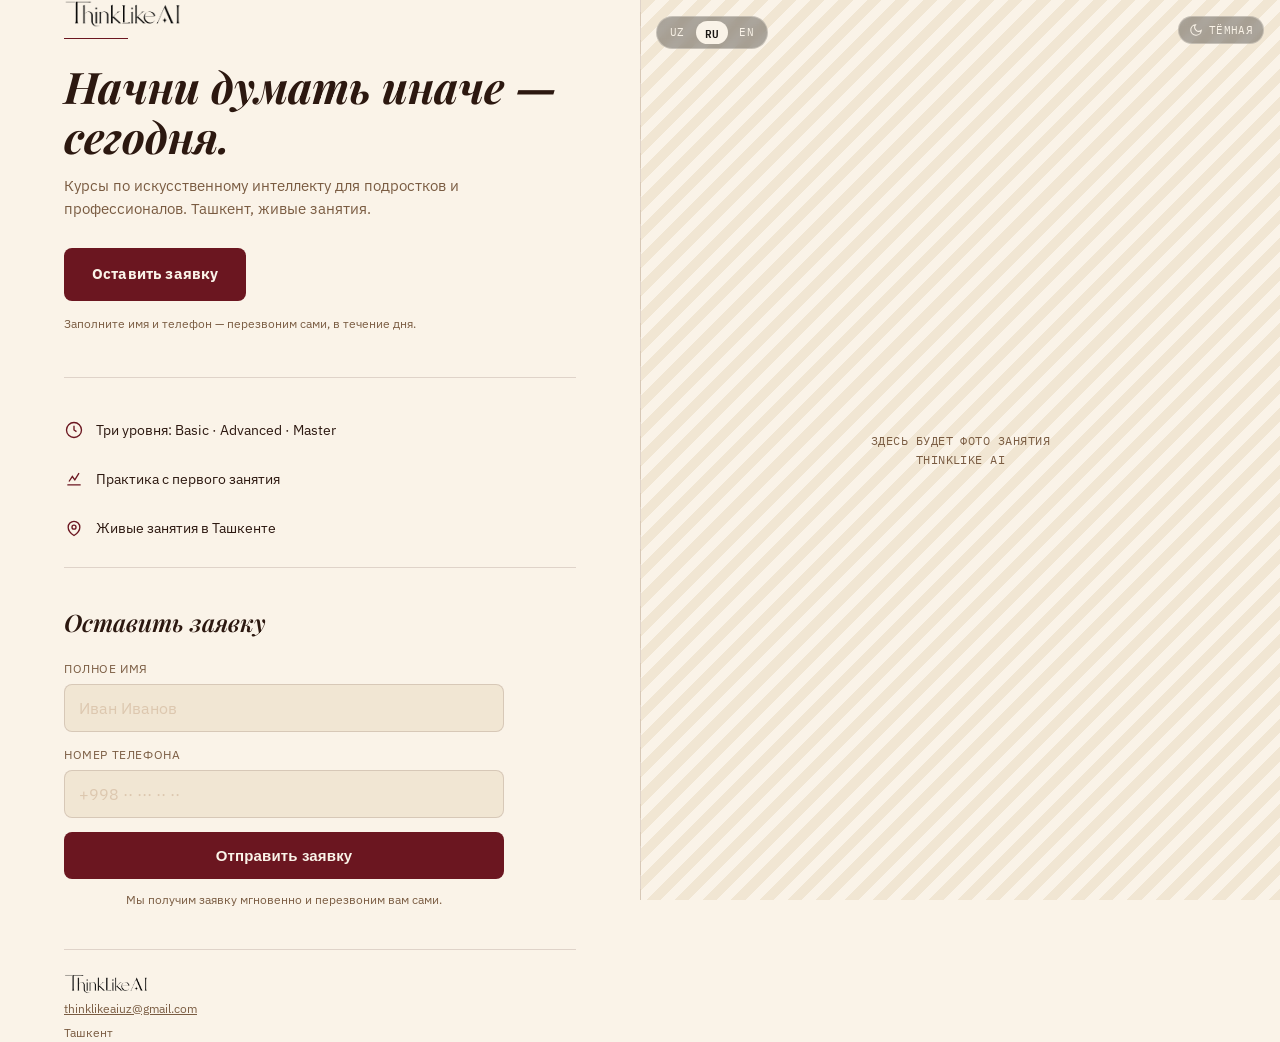
<file: apply/index.html>
<!DOCTYPE html>
<html lang="ru">
<head>
<meta charset="UTF-8">
<meta name="viewport" content="width=device-width, initial-scale=1">
<title>ThinkLike AI — Оставить заявку</title>
<meta name="description" content="Курсы по ИИ для подростков и профессионалов в Ташкенте. Оставьте заявку — перезвоним в течение дня.">

<!-- Single destination page: no nav, no exit links, one job — get the form filled in.
     Layout adapts automatically by viewport width (CSS media queries) rather than
     serving a separate URL: phones/tablets under 900px get the vertical mobile
     card, 900px and up get a split-screen desktop layout. This responds live to
     window resizing and covers every device without user-agent sniffing. -->

<link rel="preconnect" href="https://fonts.googleapis.com">
<link rel="preconnect" href="https://fonts.gstatic.com" crossorigin>
<link href="https://fonts.googleapis.com/css2?family=Playfair+Display:ital,wght@0,600;0,700;1,500&family=IBM+Plex+Sans:wght@400;500;600;700&family=IBM+Plex+Mono:wght@400;500&display=swap" rel="stylesheet">
<link rel="stylesheet" href="style.css">
<script>
  // Apply saved/preferred theme and language before first paint, so there's no flash.
  (function(){
    var savedTheme = localStorage.getItem('thinklike-theme');
    var theme = savedTheme || (window.matchMedia('(prefers-color-scheme: dark)').matches ? 'dark' : 'light');
    document.documentElement.setAttribute('data-theme', theme);

    var savedLang = localStorage.getItem('thinklike-lang');
    var browserLang = (navigator.language || 'ru').toLowerCase();
    var detected = browserLang.indexOf('uz') === 0 ? 'uz' : (browserLang.indexOf('en') === 0 ? 'en' : 'ru');
    var lang = savedLang || detected;
    document.documentElement.setAttribute('lang', lang);
    document.documentElement.setAttribute('data-lang', lang);
  })();
</script>
</head>
<body>

<main class="page">

  <div class="visual">
    <div class="lang-switch" role="group" aria-label="Til / Язык / Language">
      <button type="button" class="lang-btn" data-lang="uz" aria-label="O'zbekcha">UZ</button>
      <button type="button" class="lang-btn" data-lang="ru" aria-label="Русский">RU</button>
      <button type="button" class="lang-btn" data-lang="en" aria-label="English">EN</button>
    </div>
    <button type="button" class="theme-toggle" id="themeToggle" aria-label="Переключить тему" data-i18n-aria-label="themeToggleAriaLabel">
      <svg class="theme-toggle-icon-light" viewBox="0 0 24 24" fill="none" stroke="currentColor" stroke-width="1.8"><path d="M21 12.79A9 9 0 1111.21 3 7 7 0 0021 12.79z"/></svg>
      <svg class="theme-toggle-icon-dark" viewBox="0 0 24 24" fill="none" stroke="currentColor" stroke-width="1.8"><circle cx="12" cy="12" r="4.5"/><path d="M12 2.5v2M12 19.5v2M4.2 4.2l1.4 1.4M18.4 18.4l1.4 1.4M2.5 12h2M19.5 12h2M4.2 19.8l1.4-1.4M18.4 5.6l1.4-1.4"/></svg>
      <span class="theme-toggle-label-light" data-i18n="themeToggleDark">Тёмная</span>
      <span class="theme-toggle-label-dark" data-i18n="themeToggleLight">Светлая</span>
    </button>
    <div class="hero-photo">
      <!-- Replace this placeholder with a real photo: a mentor teaching,
           or students in class. A genuine photo of your own classroom
           converts far better than any stock image or illustration. -->
      <div class="hero-photo-placeholder" role="img" aria-label="Фото занятия ThinkLike AI" data-i18n-aria-label="heroPhotoAlt">
        <span data-i18n-html="heroPhotoPlaceholder">Здесь будет фото занятия<br>ThinkLike AI</span>
      </div>
    </div>
  </div>

  <div class="content">

    <div class="hero-body">
      <div class="mark">
        <img class="mark-logo" src="logo-wordmark.png" alt="ThinkLike AI" width="1094" height="262">
        <span class="mark-rule" aria-hidden="true"></span>
      </div>

      <h1 data-i18n="h1">Начни думать иначе — сегодня.</h1>
      <p class="hero-lead" data-i18n="heroLead">
        Курсы по искусственному интеллекту для подростков и профессионалов.
        Ташкент, живые занятия.
      </p>

      <a href="#applyForm" class="btn-cta" data-i18n="ctaApply">Оставить заявку</a>
      <p class="hero-micro" data-i18n="heroMicro">Заполните имя и телефон — перезвоним сами, в течение дня.</p>
    </div>

    <section class="features" aria-label="Почему ThinkLike AI">
      <div class="feature">
        <svg viewBox="0 0 24 24" fill="none" stroke="currentColor" stroke-width="1.6"><circle cx="12" cy="12" r="9"/><path d="M12 7v5l3 2"/></svg>
        <span data-i18n="feature1">Три уровня: Basic · Advanced · Master</span>
      </div>
      <div class="feature">
        <svg viewBox="0 0 24 24" fill="none" stroke="currentColor" stroke-width="1.6"><path d="M4 19h16M6 15l4-6 3 4 5-8"/></svg>
        <span data-i18n="feature2">Практика с первого занятия</span>
      </div>
      <div class="feature">
        <svg viewBox="0 0 24 24" fill="none" stroke="currentColor" stroke-width="1.6"><path d="M12 21s-7-4.5-7-10a7 7 0 0114 0c0 5.5-7 10-7 10z"/><circle cx="12" cy="11" r="2.4"/></svg>
        <span data-i18n="feature3">Живые занятия в Ташкенте</span>
      </div>
    </section>

    <section class="apply-block">
      <h2 data-i18n="applyH2">Оставить заявку</h2>

      <form id="applyForm" class="form" novalidate>
        <input type="hidden" name="program" value="Pro">
        <input type="text" name="_gotcha" style="display:none" tabindex="-1" autocomplete="off">

        <label>
          <span data-i18n="nameLabel">Полное имя</span>
          <input type="text" name="name" required autocomplete="name" placeholder="Иван Иванов" data-i18n-placeholder="namePlaceholder">
        </label>

        <label>
          <span data-i18n="phoneLabel">Номер телефона</span>
          <input type="tel" name="contact" required autocomplete="tel" placeholder="+998 ·· ··· ·· ··" data-i18n-placeholder="phonePlaceholder">
        </label>

        <button type="submit" class="btn-cta btn-cta-block" data-i18n="submitCta">Отправить заявку</button>

        <p class="form-hint" data-i18n="formHint">Мы получим заявку мгновенно и перезвоним вам сами.</p>
        <p class="form-success" data-i18n="formSuccess">Спасибо! Мы получили вашу заявку и скоро позвоним.</p>
      </form>
    </section>

    <footer class="foot">
      <img class="mark-logo small" src="logo-wordmark.png" alt="ThinkLike AI" width="1094" height="262">
      <a href="mailto:thinklikeaiuz@gmail.com">thinklikeaiuz@gmail.com</a>
      <span data-i18n="footerLocation">Ташкент</span>
    </footer>

  </div>

</main>

<script src="script.js"></script>
</body>
</html>
</file>
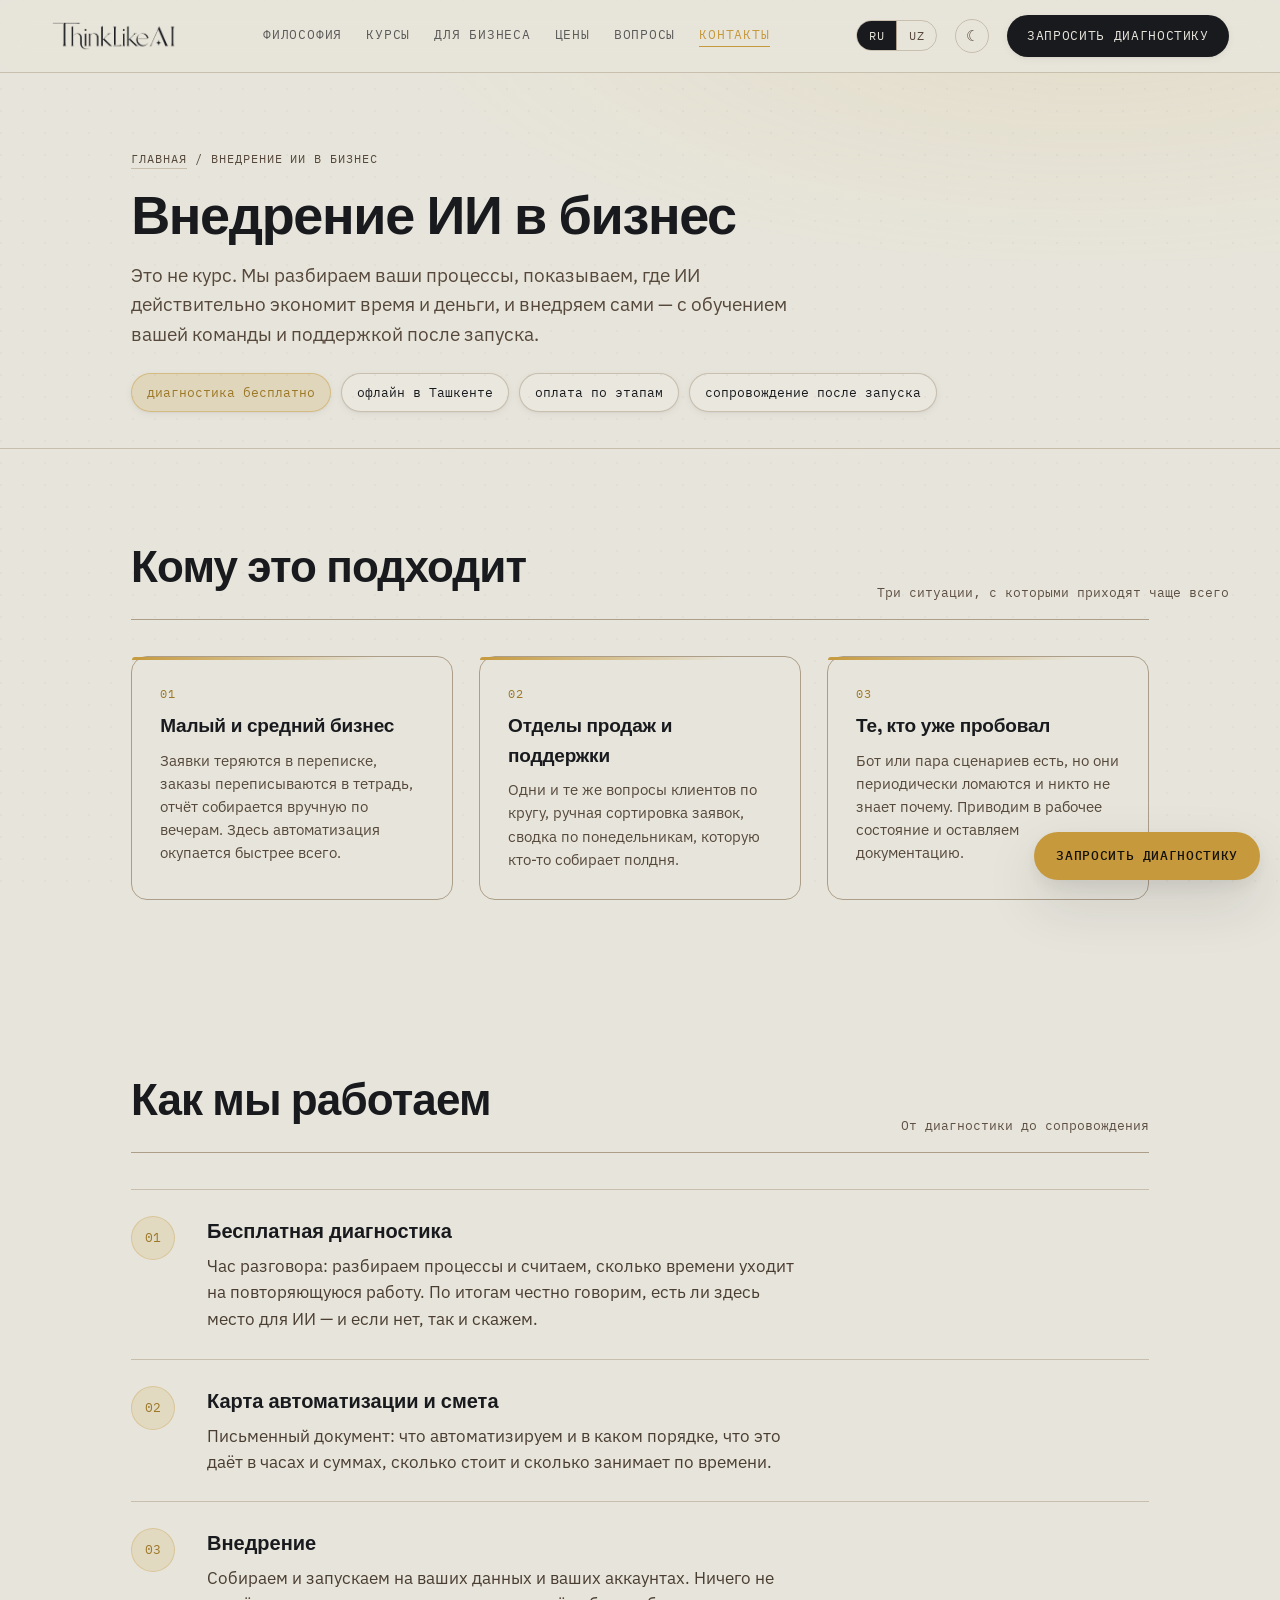
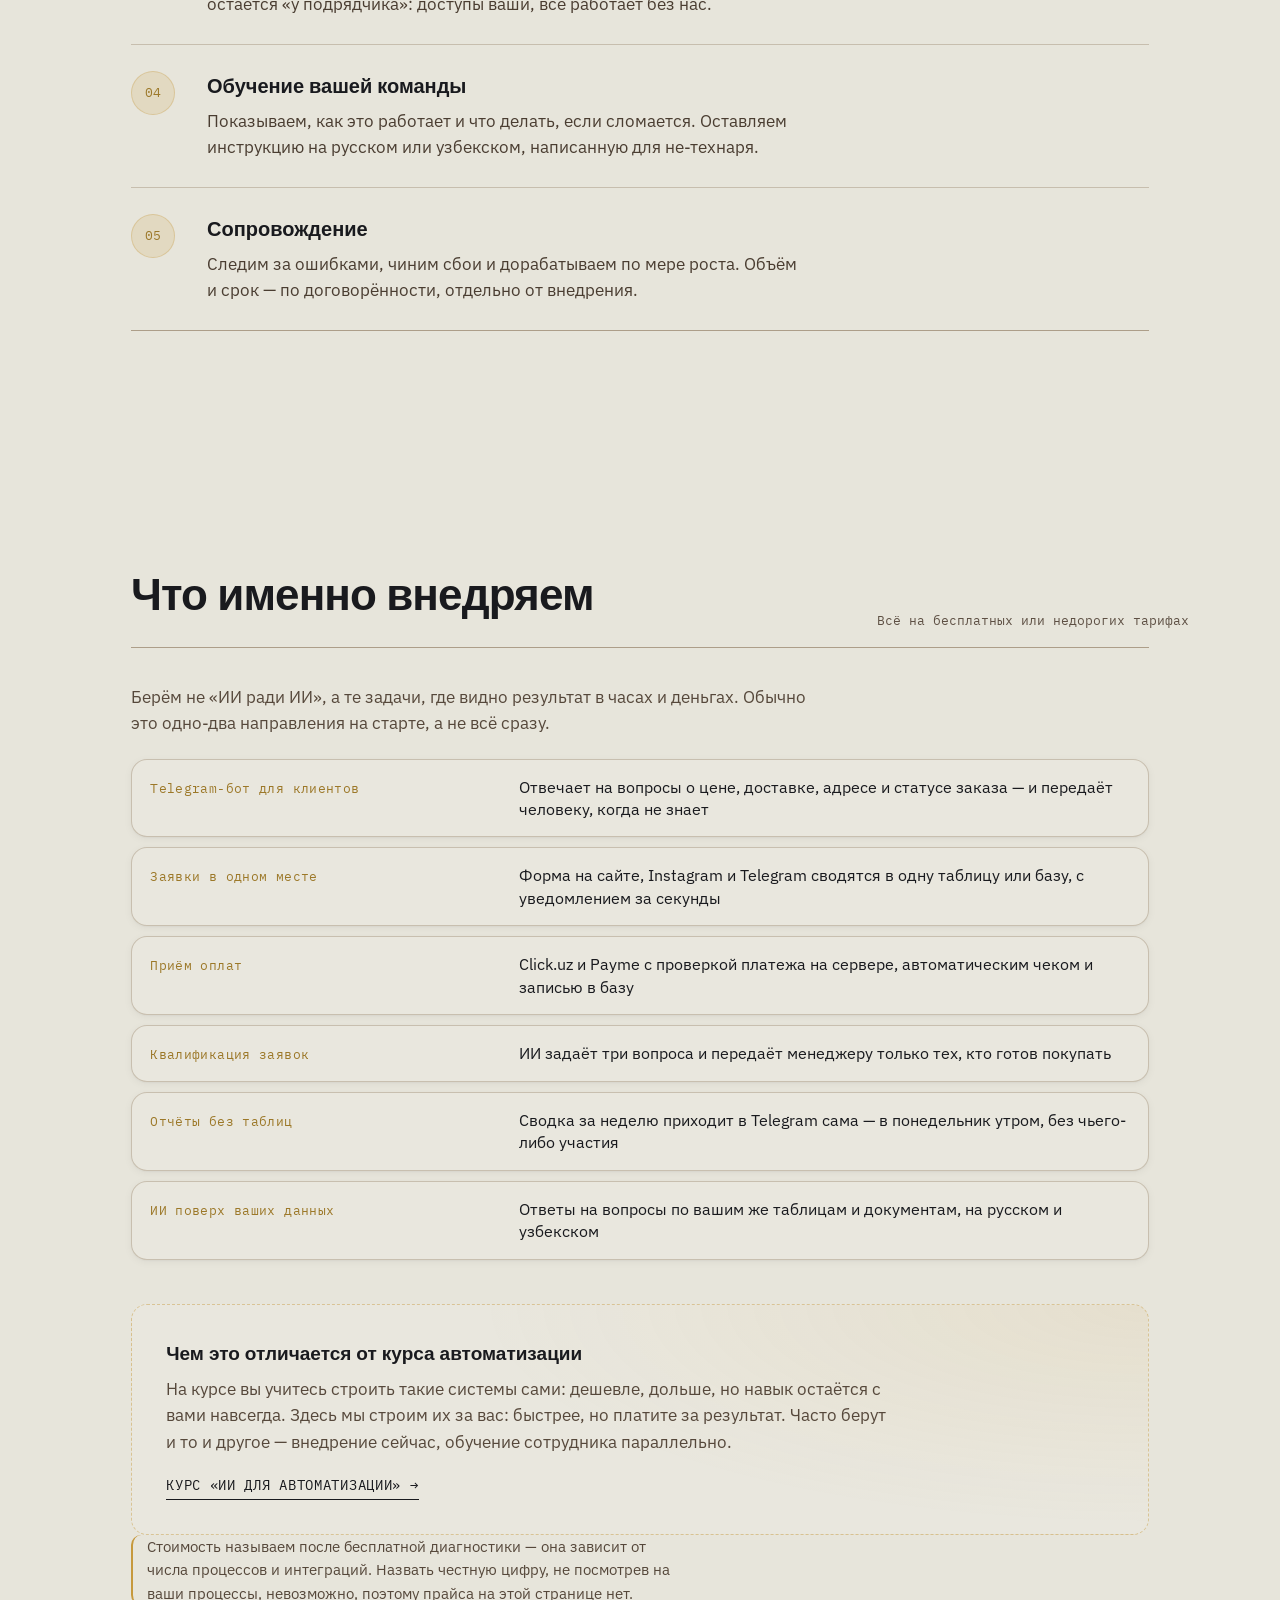
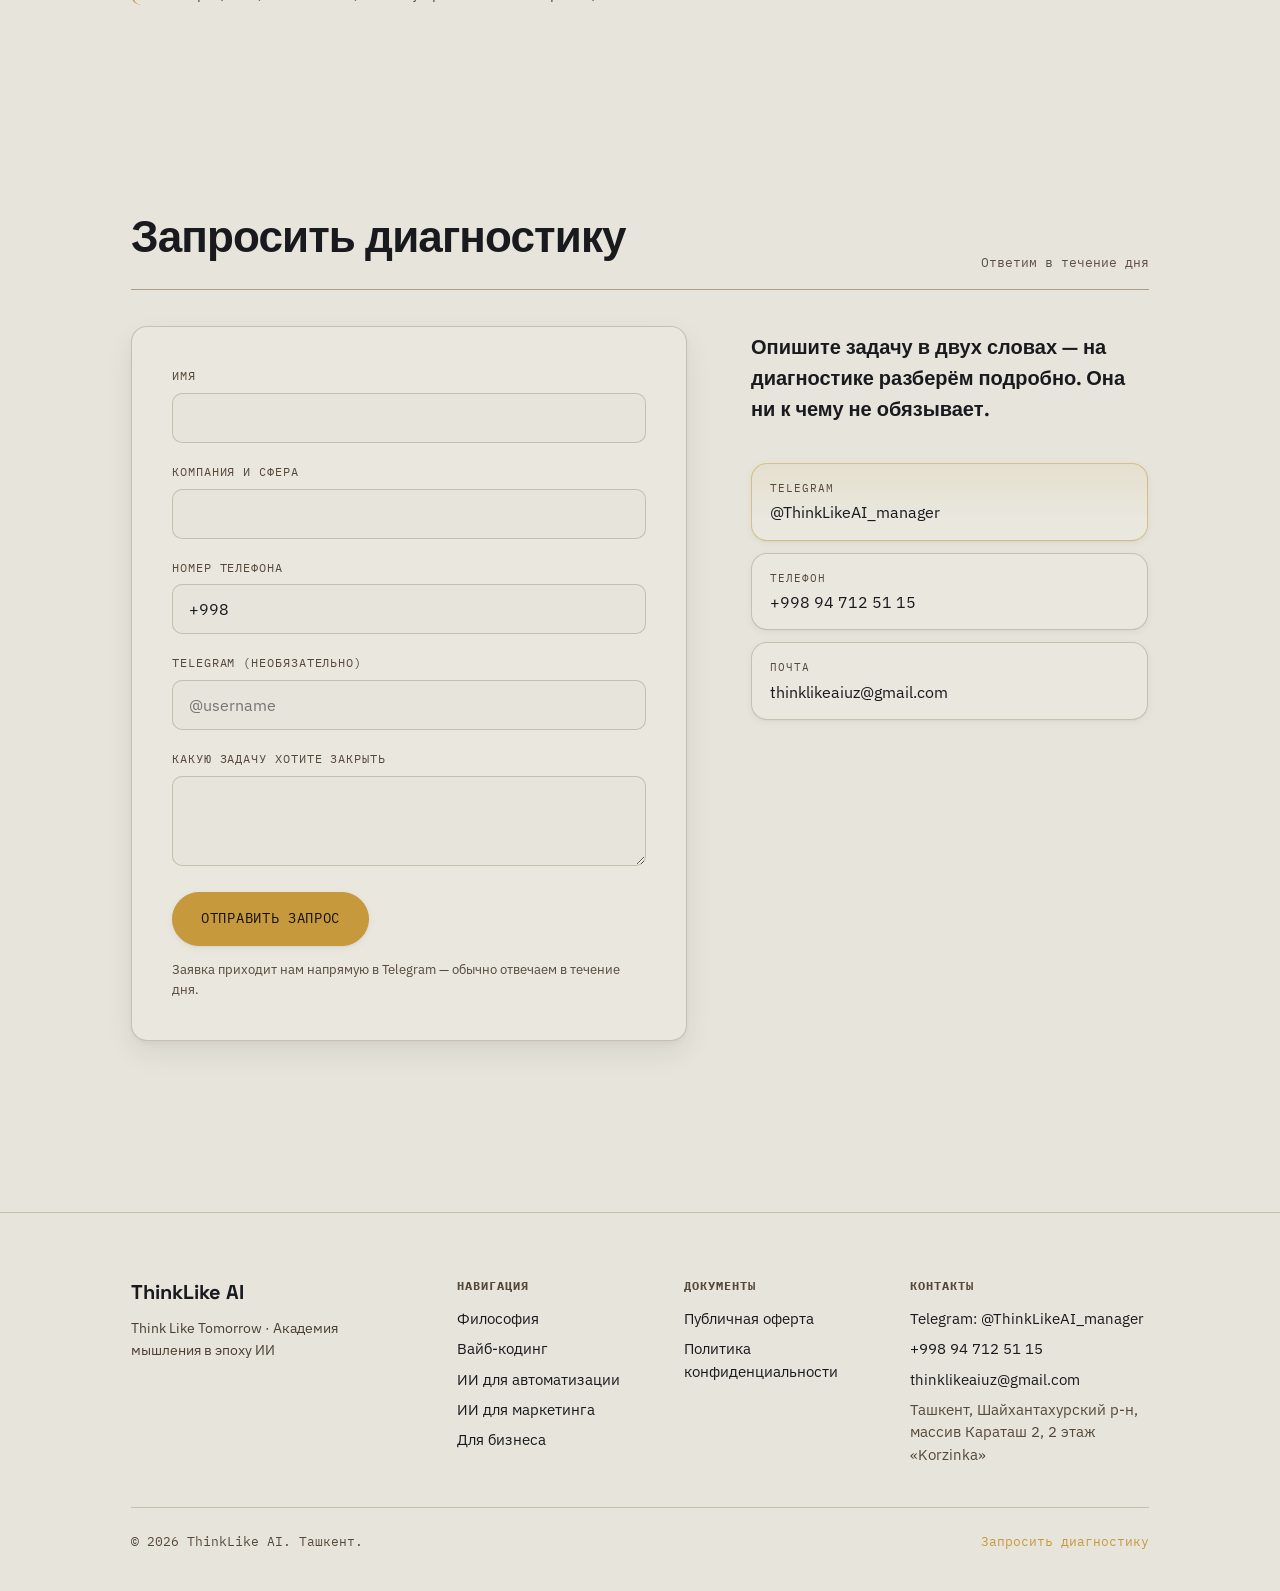
<file: ai-consulting.html>
<!DOCTYPE html>
<html lang="ru">
<head>
<meta charset="UTF-8">
<meta name="viewport" content="width=device-width, initial-scale=1, maximum-scale=1">
<script>
/* тема ставится до отрисовки CSS, чтобы страница не мигала не той темой */
(function () {
  try {
    localStorage.removeItem('thinklike-theme');
    var saved = localStorage.getItem('thinklike-theme-manual');
    var isDark = saved ? saved === 'dark' : window.matchMedia('(prefers-color-scheme: dark)').matches;
    if (isDark) document.documentElement.setAttribute('data-theme', 'dark');
  } catch (e) { /* ignore */ }
})();
</script>
<title>Внедрение ИИ в бизнес в Ташкенте — консалтинг ThinkLike AI</title>
<meta name="description" content="Внедряем ИИ и автоматизацию в бизнес в Ташкенте: разбор процессов, Telegram-боты, Make и n8n, приём оплат Click и Payme, отчёты. Бесплатная диагностика, обучение команды, сопровождение после запуска.">
<link rel="canonical" href="https://thinklikeai.net/ai-consulting">

<meta property="og:title" content="Внедрение ИИ в бизнес — консалтинг ThinkLike AI">
<meta property="og:description" content="Разбираем процессы, показываем, где ИИ экономит время и деньги, и внедряем своими руками. Диагностика — бесплатно.">
<meta property="og:type" content="website">
<meta property="og:url" content="https://thinklikeai.net/ai-consulting">

<script type="application/ld+json">
{
  "@context": "https://schema.org",
  "@type": "Service",
  "name": "Внедрение ИИ и автоматизации в бизнес",
  "serviceType": "Консалтинг по внедрению искусственного интеллекта",
  "description": "Аудит процессов, карта автоматизации и смета, внедрение Telegram-ботов, сценариев Make и n8n, интеграций с Click.uz и Payme, обучение команды заказчика и сопровождение после запуска.",
  "url": "https://thinklikeai.net/ai-consulting",
  "availableLanguage": ["ru", "uz"],
  "areaServed": {
    "@type": "City",
    "name": "Ташкент"
  },
  "provider": {
    "@type": "Organization",
    "name": "ThinkLike AI",
    "url": "https://thinklikeai.net/",
    "address": {
      "@type": "PostalAddress",
      "streetAddress": "массив Караташ, 2, 2 этаж «Korzinka»",
      "addressLocality": "Ташкент",
      "addressCountry": "UZ"
    }
  },
  "offers": {
    "@type": "Offer",
    "description": "Стоимость определяется после бесплатной диагностики процессов",
    "priceCurrency": "UZS",
    "availability": "https://schema.org/InStock",
    "url": "https://thinklikeai.net/ai-consulting#apply"
  }
}
</script>

<link rel="preconnect" href="https://fonts.googleapis.com">
<link rel="preconnect" href="https://fonts.gstatic.com" crossorigin>
<link href="https://fonts.googleapis.com/css2?family=Space+Grotesk:wght@500;700&family=IBM+Plex+Sans:wght@400;500;600&family=IBM+Plex+Mono:wght@400;500&display=swap" rel="stylesheet">

<link rel="icon" href="favicon.ico" sizes="any">
<link rel="icon" type="image/png" sizes="16x16" href="favicon-16x16.png">
<link rel="icon" type="image/png" sizes="32x32" href="favicon-32x32.png">
<link rel="icon" type="image/png" sizes="48x48" href="favicon-48x48.png">
<link rel="apple-touch-icon" sizes="180x180" href="apple-touch-icon.png">
<link rel="manifest" href="site.webmanifest">

<link rel="stylesheet" href="style.css">
</head>
<body>

<nav class="nav">
  <div class="wrap">
    <a href="./" class="nav-mark" id="logoLink" aria-label="ThinkLike AI — на главную"><img src="logo-wordmark.png" alt="ThinkLike AI" class="nav-logo"></a>
    <div class="nav-links" id="navLinks">
      <a href="./#philosophy" data-i18n="nav.philosophy">Философия</a>
      <a href="./#programs" data-i18n="nav.programs">Курсы</a>
      <a href="ai-consulting" data-i18n="nav.consulting">Для бизнеса</a>
      <a href="./#pricing" data-i18n="nav.pricing">Цены</a>
      <a href="./#faq" data-i18n="nav.faq">Вопросы</a>
      <a href="#apply" data-i18n="nav.contact">Контакты</a>
      <div class="nav-contact-mobile">
        <a href="https://t.me/ThinkLikeAI_manager" target="_blank" rel="noopener">
          <span data-i18n="contact.telegramLabel">Telegram</span> — @ThinkLikeAI_manager
        </a>
        <a href="tel:+998947125115">
          <span data-i18n="contact.phoneLabel">Телефон</span> — +998 94 712 51 15
        </a>
      </div>
    </div>
    <div class="nav-right">
      <div class="lang-switch" role="group" aria-label="Language">
        <button data-lang="ru" class="lang-btn is-active">RU</button>
        <button data-lang="uz" class="lang-btn">UZ</button>
      </div>
      <button id="themeToggle" class="theme-toggle" type="button" aria-pressed="false">
        <span class="theme-toggle-icon" aria-hidden="true">☾</span>
      </button>
      <a class="nav-cta" href="#apply" data-i18n="cons.ctaShort">Запросить диагностику</a>
      <button class="nav-toggle" id="navToggle" aria-label="Menu" aria-expanded="false">
        <span></span><span></span><span></span>
      </button>
    </div>
  </div>
</nav>

<a href="#apply" class="float-cta" data-i18n="cons.ctaShort">Запросить диагностику</a>

<header class="page-hero">
  <div class="wrap">
    <nav class="crumbs" aria-label="breadcrumb">
      <a href="./" data-i18n="page.home">Главная</a>
      <span aria-hidden="true">/</span>
      <span data-i18n="cons.crumb">Внедрение ИИ в бизнес</span>
    </nav>
    <h1 data-i18n="cons.title">Внедрение ИИ в бизнес</h1>
    <p class="page-lead" data-i18n="cons.lead">Это не курс. Мы разбираем ваши процессы, показываем, где ИИ действительно экономит время и деньги, и внедряем сами — с обучением вашей команды и поддержкой после запуска.</p>
    <div class="page-facts">
      <span class="page-fact is-free" data-i18n="cons.f1">диагностика бесплатно</span>
      <span class="page-fact" data-i18n="cons.f2">офлайн в Ташкенте</span>
      <span class="page-fact" data-i18n="cons.f3">оплата по этапам</span>
      <span class="page-fact" data-i18n="cons.f4">сопровождение после запуска</span>
    </div>
  </div>
</header>

<section>
  <div class="wrap">
    <div class="section-head">
      <h2 data-i18n="cons.whoTitle">Кому это подходит</h2>
      <span class="section-num" data-i18n="cons.whoNum">Три ситуации, с которыми приходят чаще всего</span>
    </div>

    <div class="outcome-grid reveal">
      <div class="outcome-card">
        <span class="oc-n">01</span>
        <h4 data-i18n="cons.w1h">Малый и средний бизнес</h4>
        <p data-i18n="cons.w1p">Заявки теряются в переписке, заказы переписываются в тетрадь, отчёт собирается вручную по вечерам. Здесь автоматизация окупается быстрее всего.</p>
      </div>
      <div class="outcome-card">
        <span class="oc-n">02</span>
        <h4 data-i18n="cons.w2h">Отделы продаж и поддержки</h4>
        <p data-i18n="cons.w2p">Одни и те же вопросы клиентов по кругу, ручная сортировка заявок, сводка по понедельникам, которую кто-то собирает полдня.</p>
      </div>
      <div class="outcome-card">
        <span class="oc-n">03</span>
        <h4 data-i18n="cons.w3h">Те, кто уже пробовал</h4>
        <p data-i18n="cons.w3p">Бот или пара сценариев есть, но они периодически ломаются и никто не знает почему. Приводим в рабочее состояние и оставляем документацию.</p>
      </div>
    </div>
  </div>
</section>

<section>
  <div class="wrap">
    <div class="section-head">
      <h2 data-i18n="cons.howTitle">Как мы работаем</h2>
      <span class="section-num" data-i18n="cons.howNum">От диагностики до сопровождения</span>
    </div>

    <div class="steps">
      <div class="step reveal">
        <span class="n">01</span>
        <div><h4 data-i18n="cons.s1h">Бесплатная диагностика</h4><p data-i18n="cons.s1p">Час разговора: разбираем процессы и считаем, сколько времени уходит на повторяющуюся работу. По итогам честно говорим, есть ли здесь место для ИИ — и если нет, так и скажем.</p></div>
      </div>
      <div class="step reveal">
        <span class="n">02</span>
        <div><h4 data-i18n="cons.s2h">Карта автоматизации и смета</h4><p data-i18n="cons.s2p">Письменный документ: что автоматизируем и в каком порядке, что это даёт в часах и суммах, сколько стоит и сколько занимает по времени.</p></div>
      </div>
      <div class="step reveal">
        <span class="n">03</span>
        <div><h4 data-i18n="cons.s3h">Внедрение</h4><p data-i18n="cons.s3p">Собираем и запускаем на ваших данных и ваших аккаунтах. Ничего не остаётся «у подрядчика»: доступы ваши, всё работает без нас.</p></div>
      </div>
      <div class="step reveal">
        <span class="n">04</span>
        <div><h4 data-i18n="cons.s4h">Обучение вашей команды</h4><p data-i18n="cons.s4p">Показываем, как это работает и что делать, если сломается. Оставляем инструкцию на русском или узбекском, написанную для не-технаря.</p></div>
      </div>
      <div class="step reveal">
        <span class="n">05</span>
        <div><h4 data-i18n="cons.s5h">Сопровождение</h4><p data-i18n="cons.s5p">Следим за ошибками, чиним сбои и дорабатываем по мере роста. Объём и срок — по договорённости, отдельно от внедрения.</p></div>
      </div>
    </div>
  </div>
</section>

<section>
  <div class="wrap">
    <div class="security" id="what">
      <div class="section-head">
        <h2 data-i18n="cons.whatTitle">Что именно внедряем</h2>
        <span class="section-num" data-i18n="cons.whatNum">Всё на бесплатных или недорогих тарифах</span>
      </div>
      <p class="security-lead" data-i18n="cons.whatLead">Берём не «ИИ ради ИИ», а те задачи, где видно результат в часах и деньгах. Обычно это одно-два направления на старте, а не всё сразу.</p>
      <ul class="security-list">
        <li><span class="sec-l" data-i18n="cons.i1l">Telegram-бот для клиентов</span><span class="sec-r" data-i18n="cons.i1r">Отвечает на вопросы о цене, доставке, адресе и статусе заказа — и передаёт человеку, когда не знает</span></li>
        <li><span class="sec-l" data-i18n="cons.i2l">Заявки в одном месте</span><span class="sec-r" data-i18n="cons.i2r">Форма на сайте, Instagram и Telegram сводятся в одну таблицу или базу, с уведомлением за секунды</span></li>
        <li><span class="sec-l" data-i18n="cons.i3l">Приём оплат</span><span class="sec-r" data-i18n="cons.i3r">Click.uz и Payme с проверкой платежа на сервере, автоматическим чеком и записью в базу</span></li>
        <li><span class="sec-l" data-i18n="cons.i4l">Квалификация заявок</span><span class="sec-r" data-i18n="cons.i4r">ИИ задаёт три вопроса и передаёт менеджеру только тех, кто готов покупать</span></li>
        <li><span class="sec-l" data-i18n="cons.i5l">Отчёты без таблиц</span><span class="sec-r" data-i18n="cons.i5r">Сводка за неделю приходит в Telegram сама — в понедельник утром, без чьего-либо участия</span></li>
        <li><span class="sec-l" data-i18n="cons.i6l">ИИ поверх ваших данных</span><span class="sec-r" data-i18n="cons.i6r">Ответы на вопросы по вашим же таблицам и документам, на русском и узбекском</span></li>
      </ul>
    </div>

    <aside class="vs-card">
      <h3 data-i18n="cons.vsTitle">Чем это отличается от курса автоматизации</h3>
      <p data-i18n="cons.vsText">На курсе вы учитесь строить такие системы сами: дешевле, дольше, но навык остаётся с вами навсегда. Здесь мы строим их за вас: быстрее, но платите за результат. Часто берут и то и другое — внедрение сейчас, обучение сотрудника параллельно.</p>
      <a class="btn-ghost" href="course-automation" data-i18n="cons.vsLink">Курс «ИИ для автоматизации» →</a>
    </aside>

    <p class="price-note reveal" data-i18n="cons.priceNote">Стоимость называем после бесплатной диагностики — она зависит от числа процессов и интеграций. Назвать честную цифру, не посмотрев на ваши процессы, невозможно, поэтому прайса на этой странице нет.</p>
  </div>
</section>

<section id="apply">
  <div class="wrap">
    <div class="section-head">
      <h2 data-i18n="cons.applyTitle">Запросить диагностику</h2>
      <span class="section-num" data-i18n="apply.num">Ответим в течение дня</span>
    </div>

    <div class="apply-grid">
      <form id="applyForm" class="apply-form" data-kind="consulting" novalidate>
        <label>
          <span data-i18n="apply.name">Имя</span>
          <input type="text" name="name" required autocomplete="name">
        </label>

        <label>
          <span data-i18n="cons.company">Компания и сфера</span>
          <input type="text" name="company" autocomplete="organization">
        </label>

        <label>
          <span data-i18n="apply.phone">Номер телефона</span>
          <input type="tel" name="phone" id="phoneInput" required inputmode="numeric"
                 pattern="\+998[0-9]{9}" maxlength="13"
                 autocomplete="tel" placeholder="+998 ·· ··· ·· ··" value="+998">
        </label>

        <label>
          <span data-i18n="apply.telegram">Telegram (необязательно)</span>
          <input type="text" name="telegram" autocomplete="off" placeholder="@username">
        </label>

        <label>
          <span data-i18n="cons.task">Какую задачу хотите закрыть</span>
          <textarea name="message" rows="3"></textarea>
        </label>

        <button type="submit" class="btn-primary" data-i18n="cons.submit">Отправить запрос</button>

        <p class="apply-hint" data-i18n="apply.hint">Заявка приходит нам напрямую в Telegram — обычно отвечаем в течение дня.</p>
      </form>

      <div class="apply-side reveal">
        <p class="lead" data-i18n="cons.sideLead">Опишите задачу в двух словах — на диагностике разберём подробно. Она ни к чему не обязывает.</p>

        <div class="contact-tiles">
          <a class="contact-tile is-primary" href="https://t.me/ThinkLikeAI_manager" target="_blank" rel="noopener">
            <span class="ct-k" data-i18n="contact.telegramLabel">Telegram</span>
            <span class="ct-v">@ThinkLikeAI_manager</span>
          </a>
          <a class="contact-tile" href="tel:+998947125115">
            <span class="ct-k" data-i18n="contact.phoneLabel">Телефон</span>
            <span class="ct-v">+998 94 712 51 15</span>
          </a>
          <a class="contact-tile" href="mailto:thinklikeaiuz@gmail.com">
            <span class="ct-k" data-i18n="contact.emailLabel">Почта</span>
            <span class="ct-v">thinklikeaiuz@gmail.com</span>
          </a>
        </div>
      </div>
    </div>
  </div>
</section>

<footer>
  <div class="wrap">
    <div class="foot-grid">
      <div class="foot-brand">
        <span class="foot-logo">ThinkLike AI</span>
        <p data-i18n="foot.tagline">Think Like Tomorrow · Академия мышления в эпоху ИИ</p>
      </div>
      <div class="foot-col">
        <h5 data-i18n="foot.navTitle">Навигация</h5>
        <a href="./#philosophy" data-i18n="nav.philosophy">Философия</a>
        <a href="course-vibe-coding" data-i18n="prog.dir1Name">Вайб-кодинг</a>
        <a href="course-automation" data-i18n="prog.dir3Name">ИИ для автоматизации</a>
        <a href="course-marketing" data-i18n="prog.dir2Name">ИИ для маркетинга</a>
        <a href="ai-consulting" data-i18n="nav.consulting">Для бизнеса</a>
      </div>
      <div class="foot-col">
        <h5 data-i18n="foot.legalTitle">Документы</h5>
        <a href="offer" data-i18n="foot.offer">Публичная оферта</a>
        <a href="privacy" data-i18n="foot.privacy">Политика конфиденциальности</a>
      </div>
      <div class="foot-col">
        <h5 data-i18n="foot.contactTitle">Контакты</h5>
        <a href="https://t.me/ThinkLikeAI_manager" target="_blank" rel="noopener">Telegram: @ThinkLikeAI_manager</a>
        <a href="tel:+998947125115">+998 94 712 51 15</a>
        <a href="mailto:thinklikeaiuz@gmail.com">thinklikeaiuz@gmail.com</a>
        <span data-i18n="foot.address">Ташкент, Шайхантахурский р-н, массив Караташ 2, 2 этаж «Korzinka»</span>
      </div>
    </div>
    <div class="foot-row">
      <span>© <span id="year"></span> ThinkLike AI. <span data-i18n="foot.city">Ташкент.</span></span>
      <a class="foot-apply" href="#apply" data-i18n="cons.ctaShort">Запросить диагностику</a>
    </div>
  </div>
</footer>

<script src="script.js"></script>
</body>
</html>
</file>
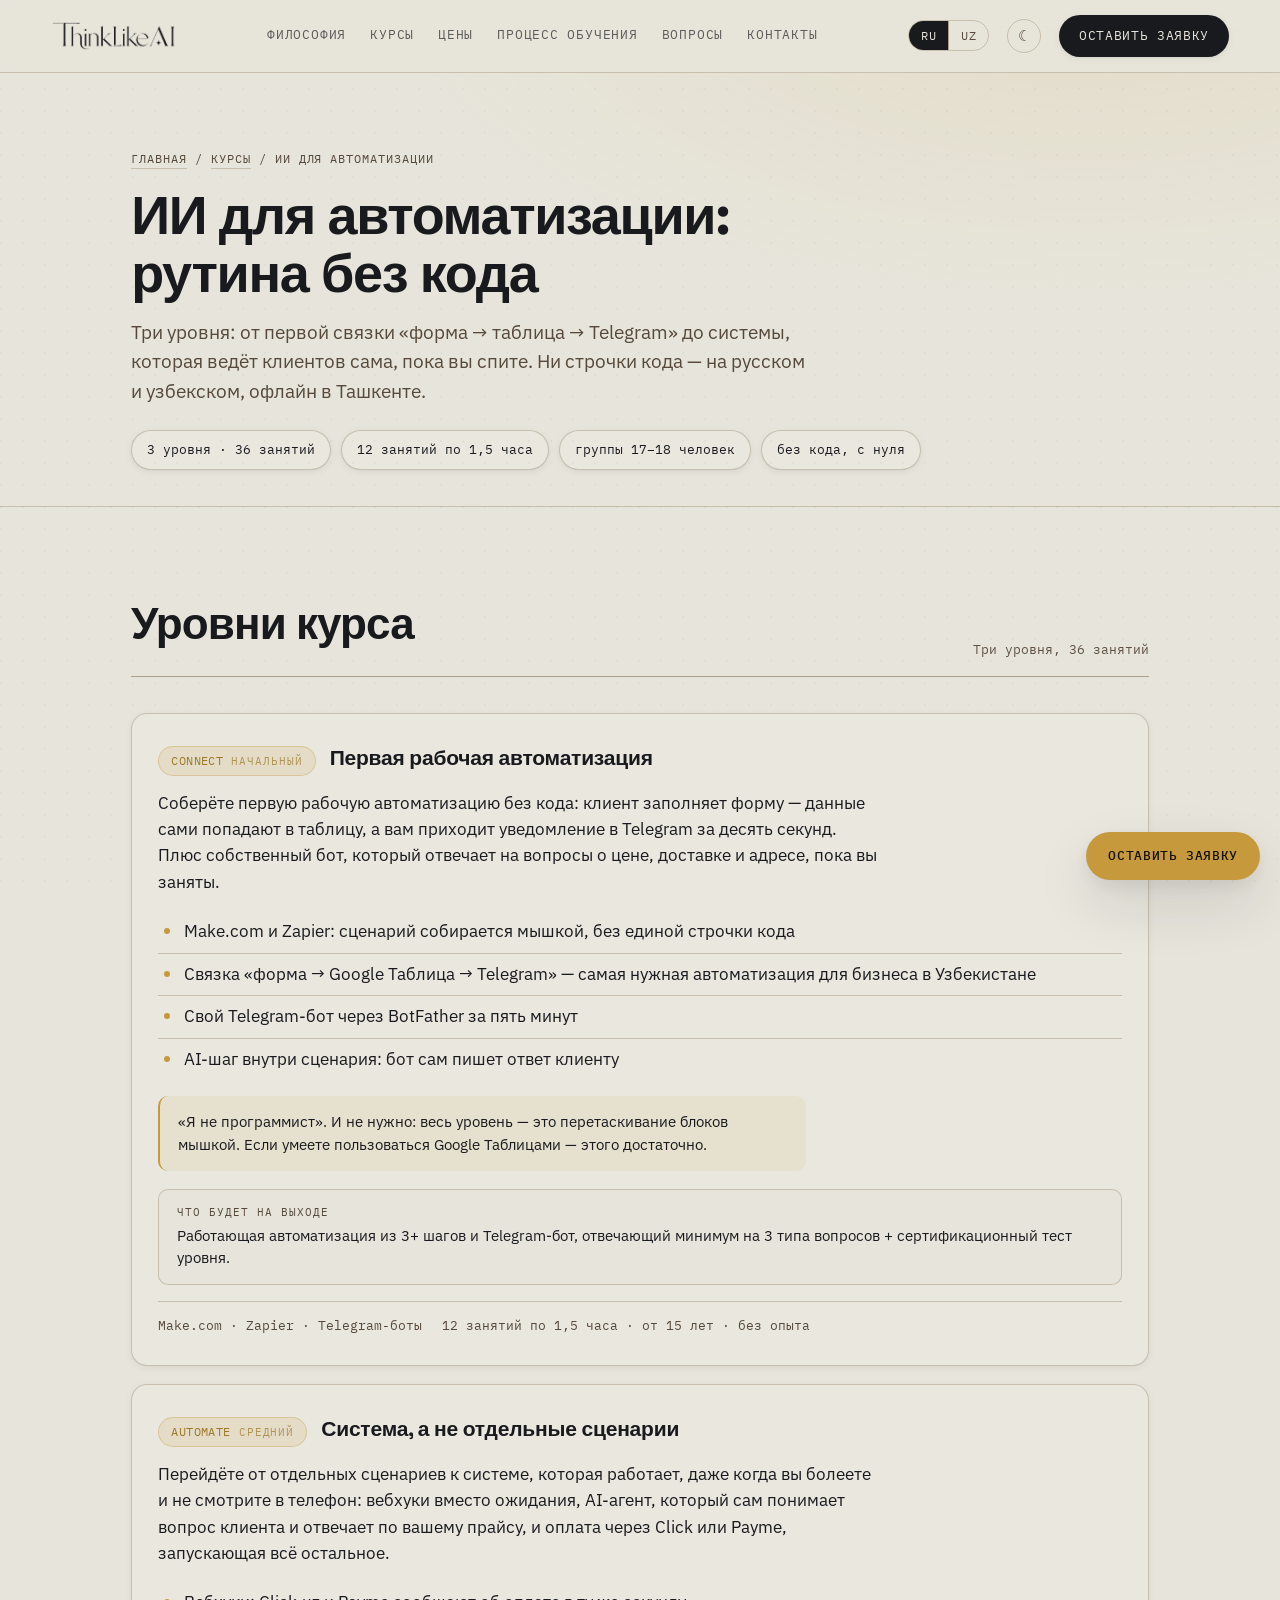
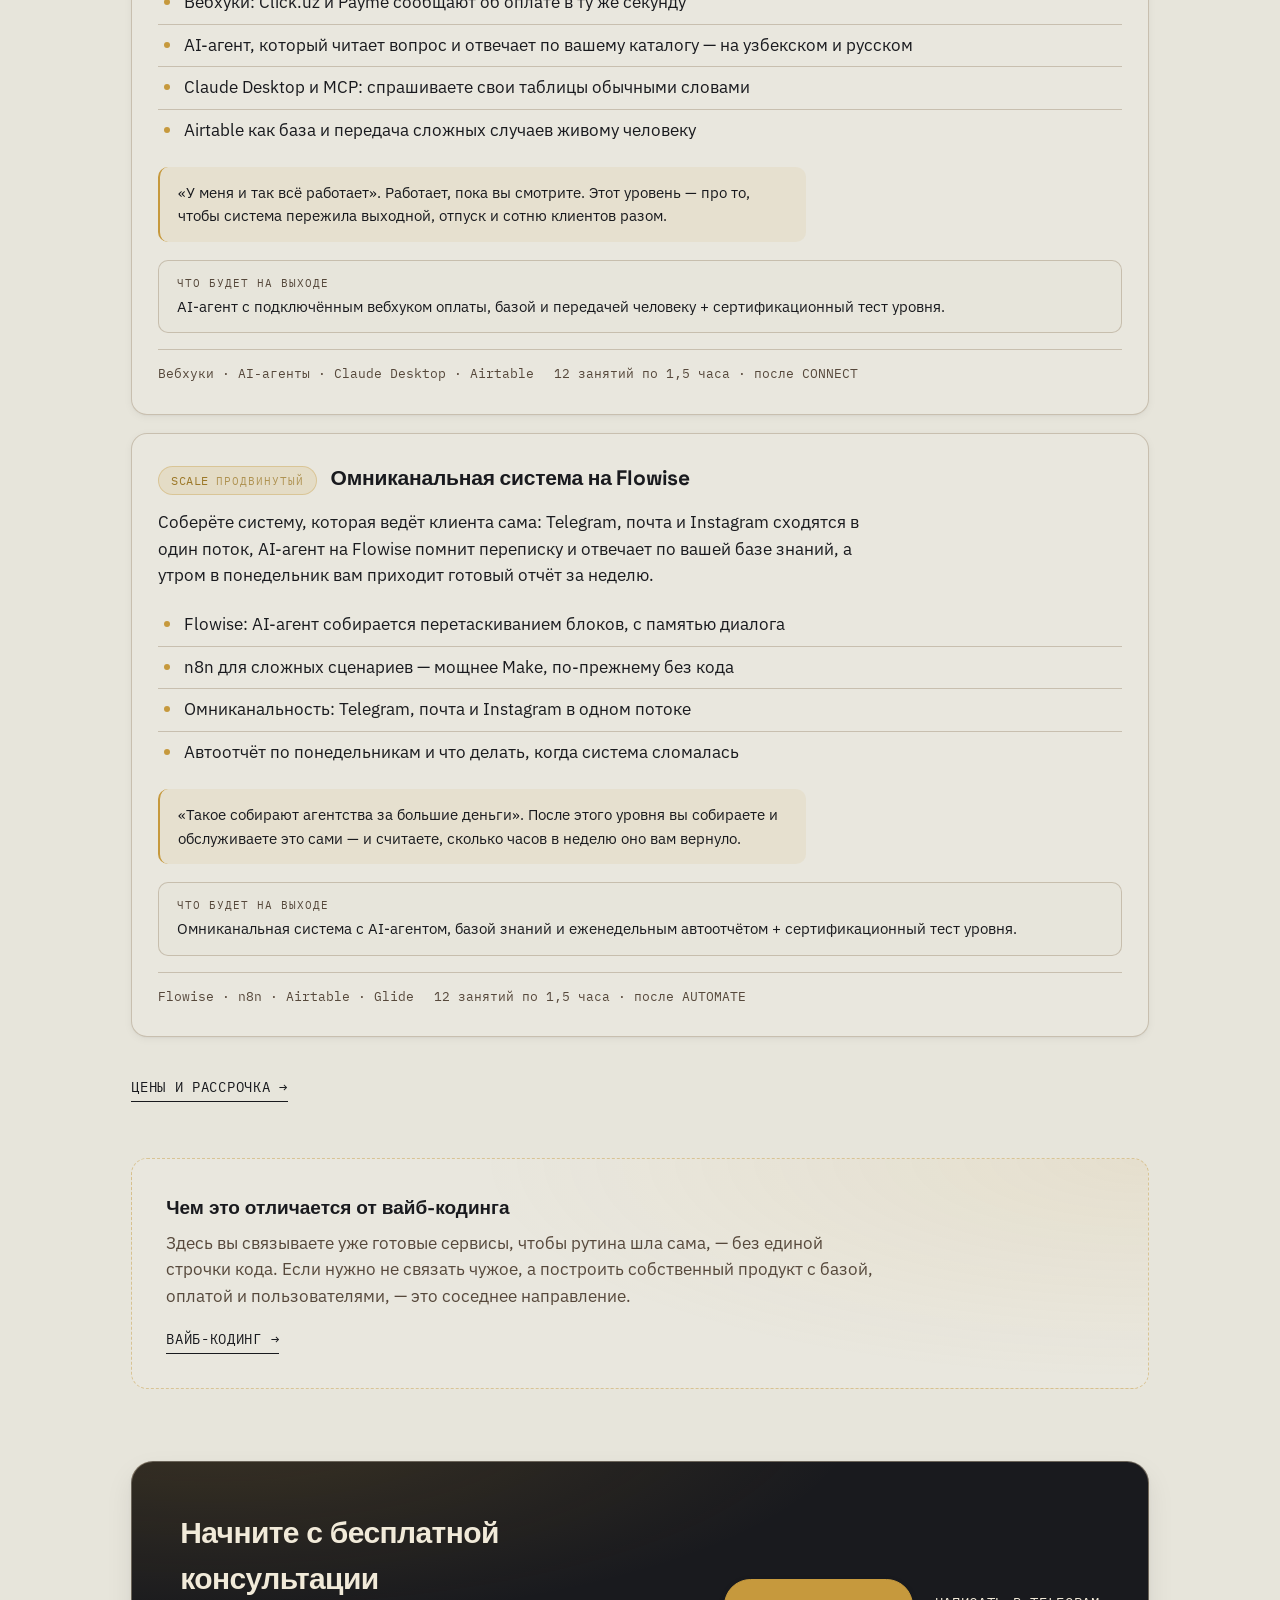
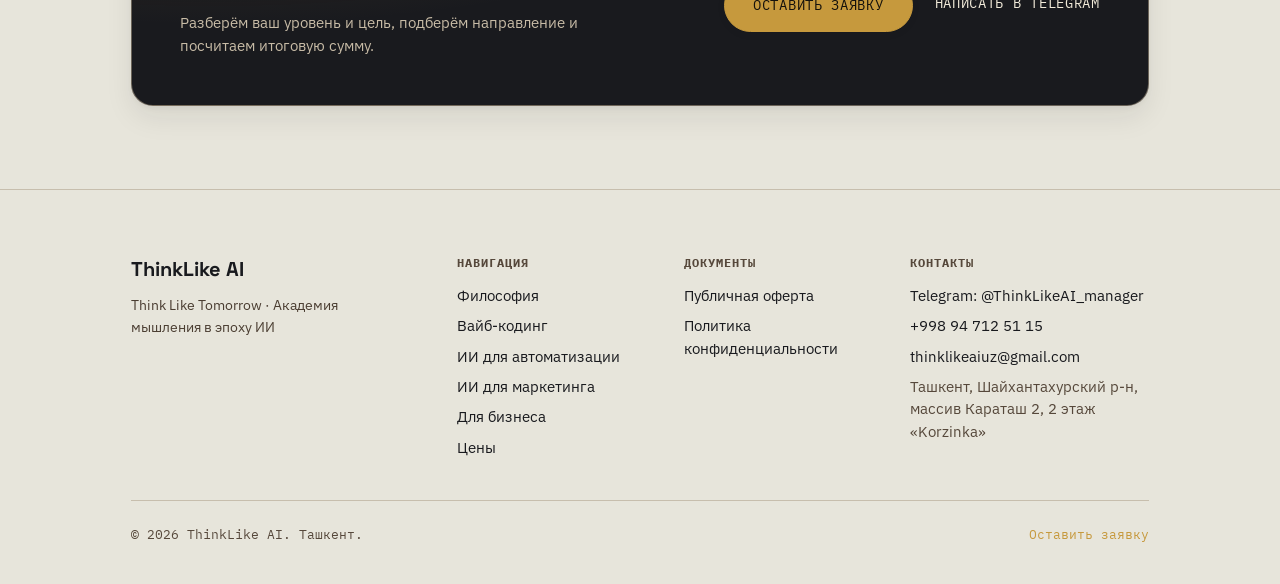
<file: course-automation.html>
<!DOCTYPE html>
<html lang="ru">
<head>
<meta charset="UTF-8">
<meta name="viewport" content="width=device-width, initial-scale=1, maximum-scale=1">
<script>
/* тема ставится до отрисовки CSS, чтобы страница не мигала не той темой */
(function () {
  try {
    localStorage.removeItem('thinklike-theme');
    var saved = localStorage.getItem('thinklike-theme-manual');
    var isDark = saved ? saved === 'dark' : window.matchMedia('(prefers-color-scheme: dark)').matches;
    if (isDark) document.documentElement.setAttribute('data-theme', 'dark');
  } catch (e) { /* ignore */ }
})();
</script>
<title>ИИ для автоматизации — курс без кода в Ташкенте | ThinkLike AI</title>
<meta name="description" content="Курс автоматизации с ИИ в Ташкенте без кода: Make.com, Zapier, n8n, Flowise, Telegram-боты, Click.uz и Payme. Три уровня от первой связки до омниканальной системы. Офлайн, группы 17–18 человек, на русском и узбекском.">
<link rel="canonical" href="https://thinklikeai.net/course-automation">

<meta property="og:title" content="ИИ для автоматизации — курс без кода в Ташкенте | ThinkLike AI">
<meta property="og:description" content="От первой связки «форма → таблица → Telegram» до системы, которая ведёт клиентов сама.">
<meta property="og:type" content="article">
<meta property="og:url" content="https://thinklikeai.net/course-automation">

<script type="application/ld+json">
{
  "@context": "https://schema.org",
  "@type": "Course",
  "name": "ИИ для автоматизации",
  "description": "Три уровня без кода: от первой автоматизации в Make.com до омниканальной системы на Flowise и n8n. Telegram-боты, вебхуки, Airtable, Click.uz и Payme.",
  "url": "https://thinklikeai.net/course-automation",
  "inLanguage": ["ru", "uz"],
  "educationalLevel": "CONNECT (Beginner), AUTOMATE (Intermediate), SCALE (Advanced)",
  "teaches": "Автоматизация бизнес-процессов с помощью ИИ без программирования",
  "provider": {
    "@type": "EducationalOrganization",
    "name": "ThinkLike AI",
    "url": "https://thinklikeai.net/"
  },
  "hasCourseInstance": {
    "@type": "CourseInstance",
    "courseMode": "onsite",
    "courseWorkload": "PT18H",
    "location": {
      "@type": "Place",
      "name": "ThinkLike AI",
      "address": {
        "@type": "PostalAddress",
        "streetAddress": "массив Караташ, 2, 2 этаж «Korzinka»",
        "addressLocality": "Ташкент",
        "addressCountry": "UZ"
      }
    }
  },
  "offers": {
    "@type": "Offer",
    "price": "1200000",
    "priceCurrency": "UZS",
    "availability": "https://schema.org/InStock",
    "url": "https://thinklikeai.net/#pricing"
  }
}
</script>

<link rel="preconnect" href="https://fonts.googleapis.com">
<link rel="preconnect" href="https://fonts.gstatic.com" crossorigin>
<link href="https://fonts.googleapis.com/css2?family=Space+Grotesk:wght@500;700&family=IBM+Plex+Sans:wght@400;500;600&family=IBM+Plex+Mono:wght@400;500&display=swap" rel="stylesheet">

<link rel="icon" href="favicon.ico" sizes="any">
<link rel="icon" type="image/png" sizes="16x16" href="favicon-16x16.png">
<link rel="icon" type="image/png" sizes="32x32" href="favicon-32x32.png">
<link rel="icon" type="image/png" sizes="48x48" href="favicon-48x48.png">
<link rel="apple-touch-icon" sizes="180x180" href="apple-touch-icon.png">
<link rel="manifest" href="site.webmanifest">

<link rel="stylesheet" href="style.css">
</head>
<body>

<nav class="nav">
  <div class="wrap">
    <a href="./" class="nav-mark" id="logoLink" aria-label="ThinkLike AI — на главную"><img src="logo-wordmark.png" alt="ThinkLike AI" class="nav-logo"></a>
    <div class="nav-links" id="navLinks">
      <a href="./#philosophy" data-i18n="nav.philosophy">Философия</a>
      <a href="./#programs" data-i18n="nav.programs">Курсы</a>
      <a href="./#pricing" data-i18n="nav.pricing">Цены</a>
      <a href="./#process" data-i18n="nav.process">Процесс обучения</a>
      <a href="./#faq" data-i18n="nav.faq">Вопросы</a>
      <a href="./#apply" data-i18n="nav.contact">Контакты</a>
      <div class="nav-contact-mobile">
        <a href="https://t.me/ThinkLikeAI_manager" target="_blank" rel="noopener">
          <span data-i18n="contact.telegramLabel">Telegram</span> — @ThinkLikeAI_manager
        </a>
        <a href="tel:+998947125115">
          <span data-i18n="contact.phoneLabel">Телефон</span> — +998 94 712 51 15
        </a>
      </div>
    </div>
    <div class="nav-right">
      <div class="lang-switch" role="group" aria-label="Language">
        <button data-lang="ru" class="lang-btn is-active">RU</button>
        <button data-lang="uz" class="lang-btn">UZ</button>
      </div>
      <button id="themeToggle" class="theme-toggle" type="button" aria-pressed="false">
        <span class="theme-toggle-icon" aria-hidden="true">☾</span>
      </button>
      <a class="nav-cta" href="./#apply" data-i18n="nav.cta">Оставить заявку</a>
      <button class="nav-toggle" id="navToggle" aria-label="Menu" aria-expanded="false">
        <span></span><span></span><span></span>
      </button>
    </div>
  </div>
</nav>

<a href="./#apply" class="float-cta" data-i18n="nav.cta">Оставить заявку</a>

<header class="page-hero">
  <div class="wrap">
    <nav class="crumbs" aria-label="breadcrumb">
      <a href="./" data-i18n="page.home">Главная</a>
      <span aria-hidden="true">/</span>
      <a href="./#programs" data-i18n="page.courses">Курсы</a>
      <span aria-hidden="true">/</span>
      <span data-i18n="prog.dir3Name">ИИ для автоматизации</span>
    </nav>
    <h1 data-i18n="au.title">ИИ для автоматизации: рутина без кода</h1>
    <p class="page-lead" data-i18n="au.lead">Три уровня: от первой связки «форма → таблица → Telegram» до системы, которая ведёт клиентов сама, пока вы спите. Ни строчки кода — на русском и узбекском, офлайн в Ташкенте.</p>
    <div class="page-facts">
      <span class="page-fact" data-i18n="au.f1">3 уровня · 36 занятий</span>
      <span class="page-fact" data-i18n="au.f2">12 занятий по 1,5 часа</span>
      <span class="page-fact" data-i18n="au.f3">группы 17–18 человек</span>
      <span class="page-fact" data-i18n="au.f4">без кода, с нуля</span>
    </div>
  </div>
</header>

<section>
  <div class="wrap">
    <div class="section-head">
      <h2 data-i18n="page.levelsTitle">Уровни курса</h2>
      <span class="section-num" data-i18n="page.levelsNum">Три уровня, 36 занятий</span>
    </div>

    <article class="module reveal">
      <div class="module-head">
        <span class="tag"><b class="tag-en" data-i18n="lvl.n1">CONNECT</b> <em class="tag-ru" data-i18n="level.b">начальный</em></span>
        <h3 data-i18n="au.l1Name">Первая рабочая автоматизация</h3>
      </div>
      <p data-i18n="au.l1Desc">Соберёте первую рабочую автоматизацию без кода: клиент заполняет форму — данные сами попадают в таблицу, а вам приходит уведомление в Telegram за десять секунд. Плюс собственный бот, который отвечает на вопросы о цене, доставке и адресе, пока вы заняты.</p>
      <ul class="module-list">
        <li data-i18n="au.l1i1">Make.com и Zapier: сценарий собирается мышкой, без единой строчки кода</li>
        <li data-i18n="au.l1i2">Связка «форма → Google Таблица → Telegram» — самая нужная автоматизация для бизнеса в Узбекистане</li>
        <li data-i18n="au.l1i3">Свой Telegram-бот через BotFather за пять минут</li>
        <li data-i18n="au.l1i4">AI-шаг внутри сценария: бот сам пишет ответ клиенту</li>
      </ul>
      <p class="objection" data-i18n="au.l1Obj">«Я не программист». И не нужно: весь уровень — это перетаскивание блоков мышкой. Если умеете пользоваться Google Таблицами — этого достаточно.</p>
      <div class="module-result">
        <span class="mr-k" data-i18n="page.resultTitle">Что будет на выходе</span>
        <p data-i18n="au.l1Res">Работающая автоматизация из 3+ шагов и Telegram-бот, отвечающий минимум на 3 типа вопросов + сертификационный тест уровня.</p>
      </div>
      <div class="module-foot">
        <span data-i18n="prog.n1Tools">Make.com · Zapier · Telegram-боты</span>
        <span data-i18n="prog.n1Who">12 занятий по 1,5 часа · от 15 лет · без опыта</span>
      </div>
    </article>

    <article class="module reveal">
      <div class="module-head">
        <span class="tag"><b class="tag-en" data-i18n="lvl.n2">AUTOMATE</b> <em class="tag-ru" data-i18n="level.i">средний</em></span>
        <h3 data-i18n="au.l2Name">Система, а не отдельные сценарии</h3>
      </div>
      <p data-i18n="au.l2Desc">Перейдёте от отдельных сценариев к системе, которая работает, даже когда вы болеете и не смотрите в телефон: вебхуки вместо ожидания, AI-агент, который сам понимает вопрос клиента и отвечает по вашему прайсу, и оплата через Click или Payme, запускающая всё остальное.</p>
      <ul class="module-list">
        <li data-i18n="au.l2i1">Вебхуки: Click.uz и Payme сообщают об оплате в ту же секунду</li>
        <li data-i18n="au.l2i2">AI-агент, который читает вопрос и отвечает по вашему каталогу — на узбекском и русском</li>
        <li data-i18n="au.l2i3">Claude Desktop и MCP: спрашиваете свои таблицы обычными словами</li>
        <li data-i18n="au.l2i4">Airtable как база и передача сложных случаев живому человеку</li>
      </ul>
      <p class="objection" data-i18n="au.l2Obj">«У меня и так всё работает». Работает, пока вы смотрите. Этот уровень — про то, чтобы система пережила выходной, отпуск и сотню клиентов разом.</p>
      <div class="module-result">
        <span class="mr-k" data-i18n="page.resultTitle">Что будет на выходе</span>
        <p data-i18n="au.l2Res">AI-агент с подключённым вебхуком оплаты, базой и передачей человеку + сертификационный тест уровня.</p>
      </div>
      <div class="module-foot">
        <span data-i18n="prog.n2Tools">Вебхуки · AI-агенты · Claude Desktop · Airtable</span>
        <span data-i18n="prog.n2Who">12 занятий по 1,5 часа · после CONNECT</span>
      </div>
    </article>

    <article class="module reveal">
      <div class="module-head">
        <span class="tag"><b class="tag-en" data-i18n="lvl.n3">SCALE</b> <em class="tag-ru" data-i18n="level.a">продвинутый</em></span>
        <h3 data-i18n="au.l3Name">Омниканальная система на Flowise</h3>
      </div>
      <p data-i18n="au.l3Desc">Соберёте систему, которая ведёт клиента сама: Telegram, почта и Instagram сходятся в один поток, AI-агент на Flowise помнит переписку и отвечает по вашей базе знаний, а утром в понедельник вам приходит готовый отчёт за неделю.</p>
      <ul class="module-list">
        <li data-i18n="au.l3i1">Flowise: AI-агент собирается перетаскиванием блоков, с памятью диалога</li>
        <li data-i18n="au.l3i2">n8n для сложных сценариев — мощнее Make, по-прежнему без кода</li>
        <li data-i18n="au.l3i3">Омниканальность: Telegram, почта и Instagram в одном потоке</li>
        <li data-i18n="au.l3i4">Автоотчёт по понедельникам и что делать, когда система сломалась</li>
      </ul>
      <p class="objection" data-i18n="au.l3Obj">«Такое собирают агентства за большие деньги». После этого уровня вы собираете и обслуживаете это сами — и считаете, сколько часов в неделю оно вам вернуло.</p>
      <div class="module-result">
        <span class="mr-k" data-i18n="page.resultTitle">Что будет на выходе</span>
        <p data-i18n="au.l3Res">Омниканальная система с AI-агентом, базой знаний и еженедельным автоотчётом + сертификационный тест уровня.</p>
      </div>
      <div class="module-foot">
        <span data-i18n="prog.n3Tools">Flowise · n8n · Airtable · Glide</span>
        <span data-i18n="prog.n3Who">12 занятий по 1,5 часа · после AUTOMATE</span>
      </div>
    </article>

    <a class="btn-ghost direction-more" href="./#pricing" data-i18n="page.pricesLink">Цены и рассрочка →</a>

    <aside class="vs-card">
      <h3 data-i18n="au.vsTitle">Чем это отличается от вайб-кодинга</h3>
      <p data-i18n="au.vsText">Здесь вы связываете уже готовые сервисы, чтобы рутина шла сама, — без единой строчки кода. Если нужно не связать чужое, а построить собственный продукт с базой, оплатой и пользователями, — это соседнее направление.</p>
      <a class="btn-ghost" href="course-vibe-coding" data-i18n="au.vsLink">Вайб-кодинг →</a>
    </aside>

    <div class="page-cta">
      <div>
        <h2 data-i18n="page.ctaTitle">Начните с бесплатной консультации</h2>
        <p data-i18n="page.ctaText">Разберём ваш уровень и цель, подберём направление и посчитаем итоговую сумму.</p>
      </div>
      <div class="hero-row">
        <a class="btn-primary" href="./#apply" data-i18n="page.ctaBtn">Оставить заявку</a>
        <a class="btn-ghost" href="https://t.me/ThinkLikeAI_manager" target="_blank" rel="noopener" data-i18n="page.ctaTg">Написать в Telegram</a>
      </div>
    </div>
  </div>
</section>

<footer>
  <div class="wrap">
    <div class="foot-grid">
      <div class="foot-brand">
        <span class="foot-logo">ThinkLike AI</span>
        <p data-i18n="foot.tagline">Think Like Tomorrow · Академия мышления в эпоху ИИ</p>
      </div>
      <div class="foot-col">
        <h5 data-i18n="foot.navTitle">Навигация</h5>
        <a href="./#philosophy" data-i18n="nav.philosophy">Философия</a>
        <a href="course-vibe-coding" data-i18n="prog.dir1Name">Вайб-кодинг</a>
        <a href="course-automation" data-i18n="prog.dir3Name">ИИ для автоматизации</a>
        <a href="course-marketing" data-i18n="prog.dir2Name">ИИ для маркетинга</a>
        <a href="ai-consulting" data-i18n="nav.consulting">Для бизнеса</a>
        <a href="./#pricing" data-i18n="nav.pricing">Цены</a>
      </div>
      <div class="foot-col">
        <h5 data-i18n="foot.legalTitle">Документы</h5>
        <a href="offer" data-i18n="foot.offer">Публичная оферта</a>
        <a href="privacy" data-i18n="foot.privacy">Политика конфиденциальности</a>
      </div>
      <div class="foot-col">
        <h5 data-i18n="foot.contactTitle">Контакты</h5>
        <a href="https://t.me/ThinkLikeAI_manager" target="_blank" rel="noopener">Telegram: @ThinkLikeAI_manager</a>
        <a href="tel:+998947125115">+998 94 712 51 15</a>
        <a href="mailto:thinklikeaiuz@gmail.com">thinklikeaiuz@gmail.com</a>
        <span data-i18n="foot.address">Ташкент, Шайхантахурский р-н, массив Караташ 2, 2 этаж «Korzinka»</span>
      </div>
    </div>
    <div class="foot-row">
      <span>© <span id="year"></span> ThinkLike AI. <span data-i18n="foot.city">Ташкент.</span></span>
      <a class="foot-apply" href="./#apply" data-i18n="foot.contact">Оставить заявку</a>
    </div>
  </div>
</footer>

<script src="script.js"></script>
</body>
</html>
</file>
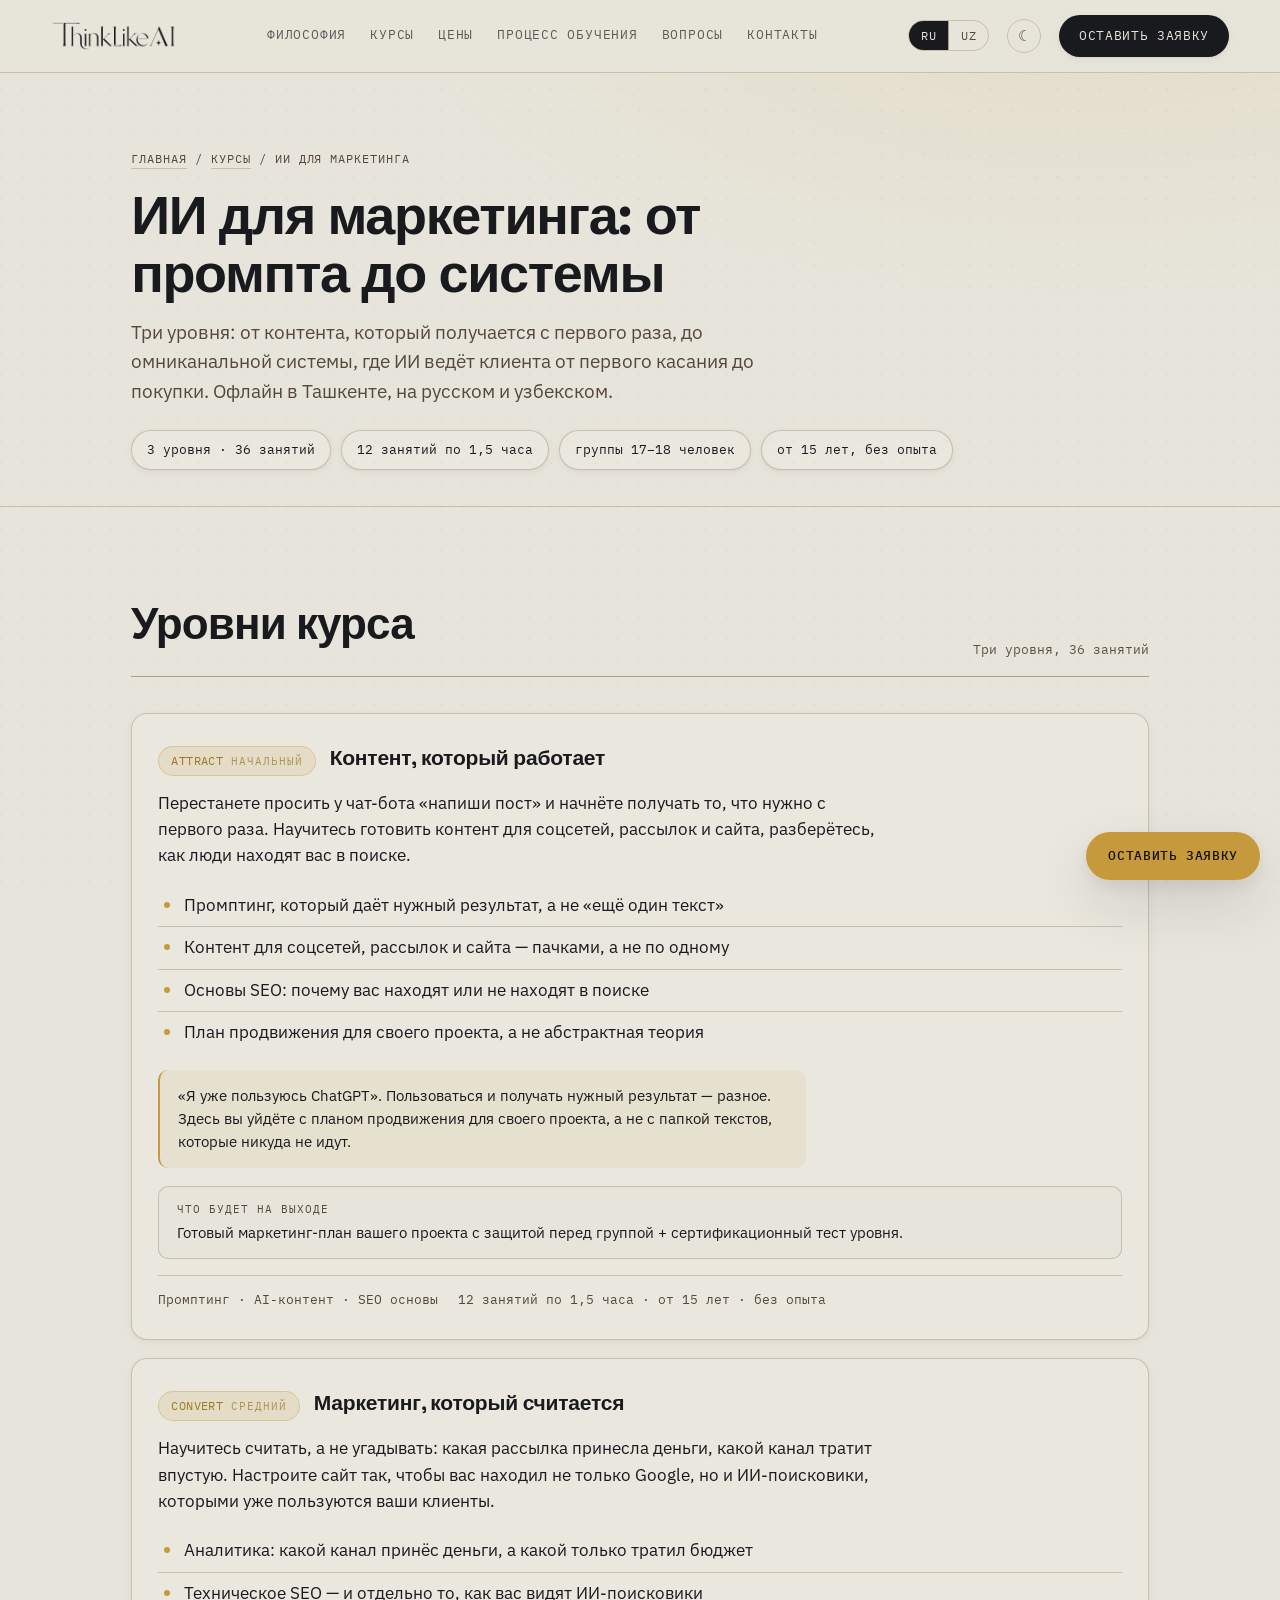
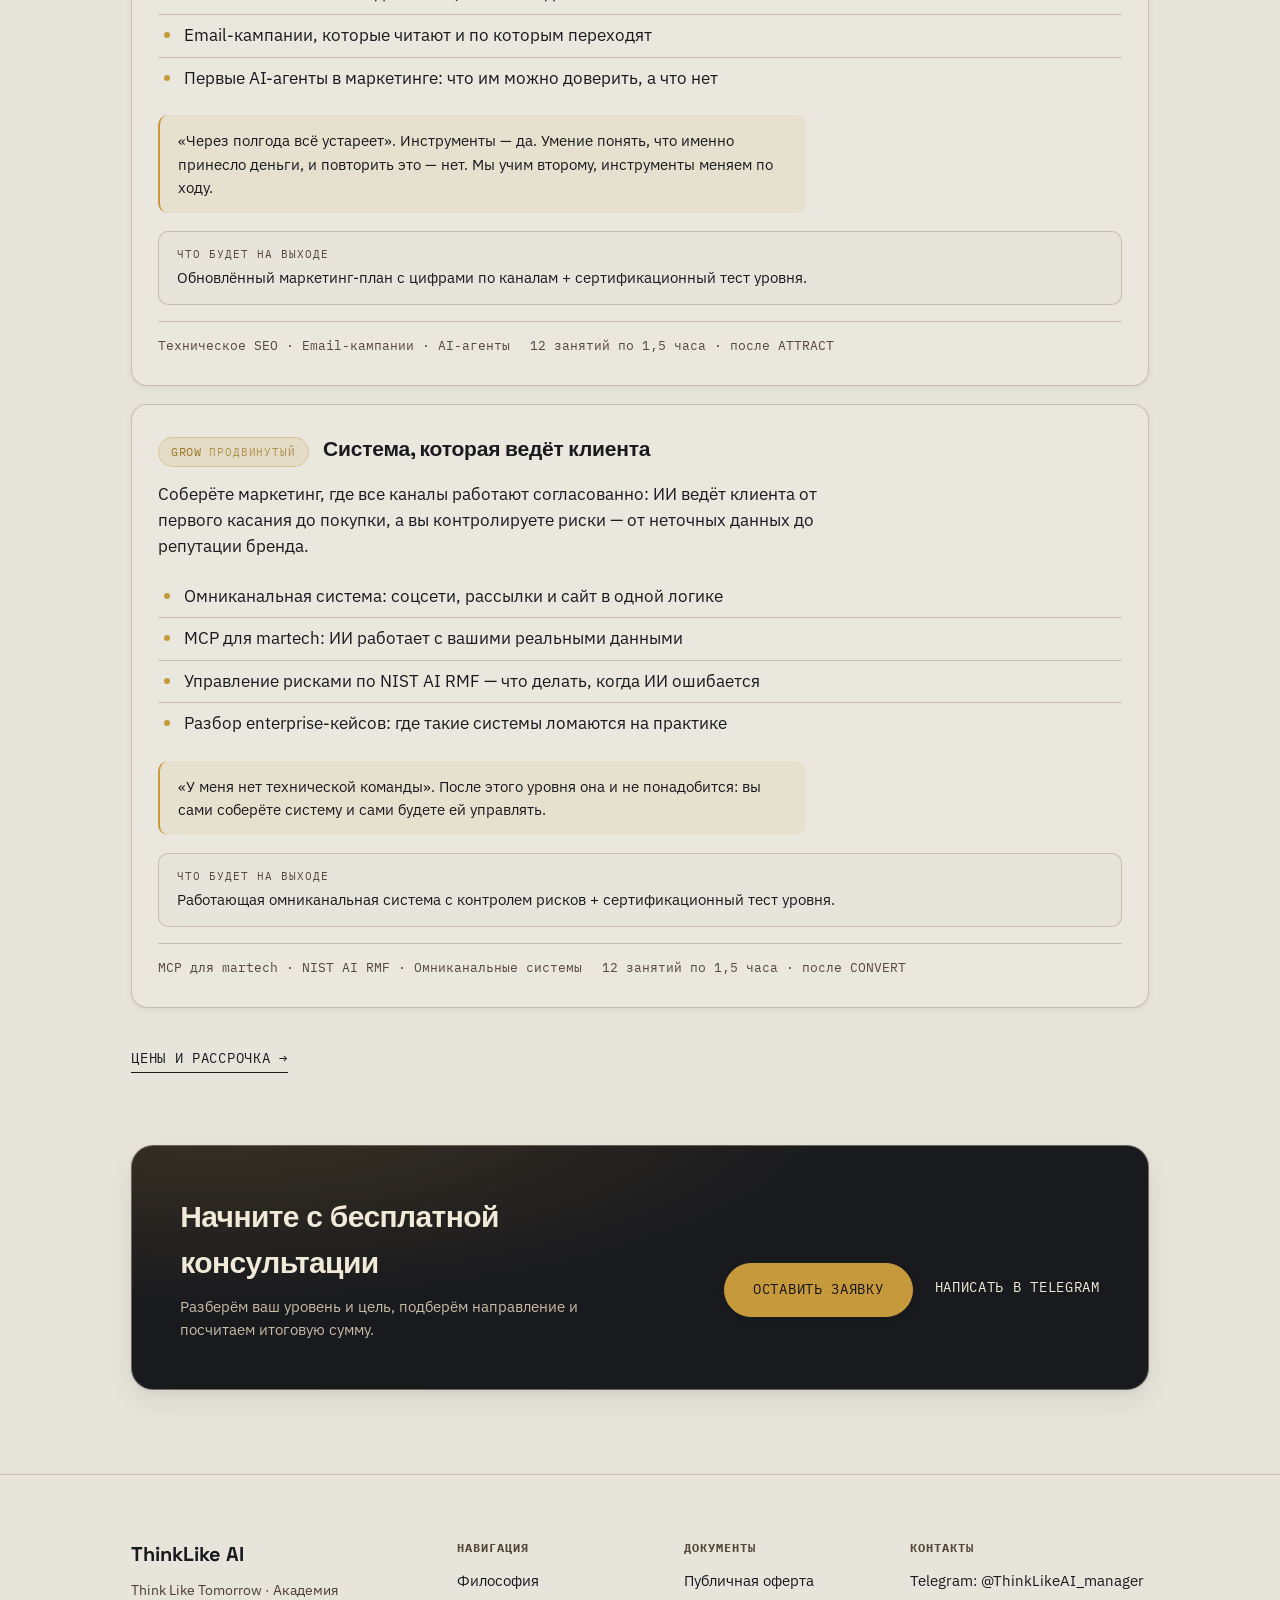
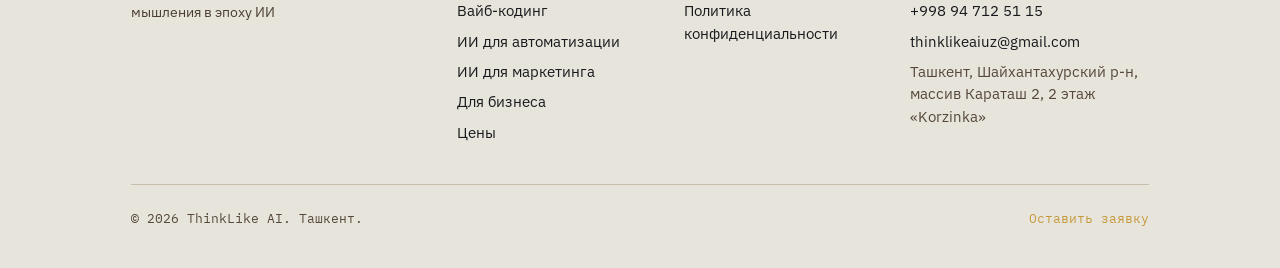
<file: course-marketing.html>
<!DOCTYPE html>
<html lang="ru">
<head>
<meta charset="UTF-8">
<meta name="viewport" content="width=device-width, initial-scale=1, maximum-scale=1">
<script>
/* тема ставится до отрисовки CSS, чтобы страница не мигала не той темой */
(function () {
  try {
    localStorage.removeItem('thinklike-theme');
    var saved = localStorage.getItem('thinklike-theme-manual');
    var isDark = saved ? saved === 'dark' : window.matchMedia('(prefers-color-scheme: dark)').matches;
    if (isDark) document.documentElement.setAttribute('data-theme', 'dark');
  } catch (e) { /* ignore */ }
})();
</script>
<title>ИИ для маркетинга — курс в Ташкенте | ThinkLike AI</title>
<meta name="description" content="Курс «ИИ для маркетинга» в Ташкенте: промптинг, AI-контент, техническое SEO, email-кампании, AI-агенты и омниканальные системы. Три уровня, офлайн, группы 17–18 человек, на русском и узбекском.">
<link rel="canonical" href="https://thinklikeai.net/course-marketing">

<meta property="og:title" content="ИИ для маркетинга — курс в Ташкенте | ThinkLike AI">
<meta property="og:description" content="От первого промпта до системы, где ИИ ведёт клиента от первого касания до покупки.">
<meta property="og:type" content="article">
<meta property="og:url" content="https://thinklikeai.net/course-marketing">

<script type="application/ld+json">
{
  "@context": "https://schema.org",
  "@type": "Course",
  "name": "ИИ для маркетинга",
  "description": "Три уровня: от промптинга и AI-контента до омниканальной маркетинговой системы. Техническое SEO, email-кампании, AI-агенты, MCP для martech.",
  "url": "https://thinklikeai.net/course-marketing",
  "inLanguage": ["ru", "uz"],
  "educationalLevel": "ATTRACT (Beginner), CONVERT (Intermediate), GROW (Advanced)",
  "teaches": "Маркетинг с использованием ИИ: контент, SEO, email-кампании и AI-агенты",
  "provider": {
    "@type": "EducationalOrganization",
    "name": "ThinkLike AI",
    "url": "https://thinklikeai.net/"
  },
  "hasCourseInstance": {
    "@type": "CourseInstance",
    "courseMode": "onsite",
    "courseWorkload": "PT18H",
    "location": {
      "@type": "Place",
      "name": "ThinkLike AI",
      "address": {
        "@type": "PostalAddress",
        "streetAddress": "массив Караташ, 2, 2 этаж «Korzinka»",
        "addressLocality": "Ташкент",
        "addressCountry": "UZ"
      }
    }
  },
  "offers": {
    "@type": "Offer",
    "price": "1200000",
    "priceCurrency": "UZS",
    "availability": "https://schema.org/InStock",
    "url": "https://thinklikeai.net/#pricing"
  }
}
</script>

<link rel="preconnect" href="https://fonts.googleapis.com">
<link rel="preconnect" href="https://fonts.gstatic.com" crossorigin>
<link href="https://fonts.googleapis.com/css2?family=Space+Grotesk:wght@500;700&family=IBM+Plex+Sans:wght@400;500;600&family=IBM+Plex+Mono:wght@400;500&display=swap" rel="stylesheet">

<link rel="icon" href="favicon.ico" sizes="any">
<link rel="icon" type="image/png" sizes="16x16" href="favicon-16x16.png">
<link rel="icon" type="image/png" sizes="32x32" href="favicon-32x32.png">
<link rel="icon" type="image/png" sizes="48x48" href="favicon-48x48.png">
<link rel="apple-touch-icon" sizes="180x180" href="apple-touch-icon.png">
<link rel="manifest" href="site.webmanifest">

<link rel="stylesheet" href="style.css">
</head>
<body>

<nav class="nav">
  <div class="wrap">
    <a href="./" class="nav-mark" id="logoLink" aria-label="ThinkLike AI — на главную"><img src="logo-wordmark.png" alt="ThinkLike AI" class="nav-logo"></a>
    <div class="nav-links" id="navLinks">
      <a href="./#philosophy" data-i18n="nav.philosophy">Философия</a>
      <a href="./#programs" data-i18n="nav.programs">Курсы</a>
      <a href="./#pricing" data-i18n="nav.pricing">Цены</a>
      <a href="./#process" data-i18n="nav.process">Процесс обучения</a>
      <a href="./#faq" data-i18n="nav.faq">Вопросы</a>
      <a href="./#apply" data-i18n="nav.contact">Контакты</a>
      <div class="nav-contact-mobile">
        <a href="https://t.me/ThinkLikeAI_manager" target="_blank" rel="noopener">
          <span data-i18n="contact.telegramLabel">Telegram</span> — @ThinkLikeAI_manager
        </a>
        <a href="tel:+998947125115">
          <span data-i18n="contact.phoneLabel">Телефон</span> — +998 94 712 51 15
        </a>
      </div>
    </div>
    <div class="nav-right">
      <div class="lang-switch" role="group" aria-label="Language">
        <button data-lang="ru" class="lang-btn is-active">RU</button>
        <button data-lang="uz" class="lang-btn">UZ</button>
      </div>
      <button id="themeToggle" class="theme-toggle" type="button" aria-pressed="false">
        <span class="theme-toggle-icon" aria-hidden="true">☾</span>
      </button>
      <a class="nav-cta" href="./#apply" data-i18n="nav.cta">Оставить заявку</a>
      <button class="nav-toggle" id="navToggle" aria-label="Menu" aria-expanded="false">
        <span></span><span></span><span></span>
      </button>
    </div>
  </div>
</nav>

<a href="./#apply" class="float-cta" data-i18n="nav.cta">Оставить заявку</a>

<header class="page-hero">
  <div class="wrap">
    <nav class="crumbs" aria-label="breadcrumb">
      <a href="./" data-i18n="page.home">Главная</a>
      <span aria-hidden="true">/</span>
      <a href="./#programs" data-i18n="page.courses">Курсы</a>
      <span aria-hidden="true">/</span>
      <span data-i18n="prog.dir2Name">ИИ для маркетинга</span>
    </nav>
    <h1 data-i18n="mk.title">ИИ для маркетинга: от промпта до системы</h1>
    <p class="page-lead" data-i18n="mk.lead">Три уровня: от контента, который получается с первого раза, до омниканальной системы, где ИИ ведёт клиента от первого касания до покупки. Офлайн в Ташкенте, на русском и узбекском.</p>
    <div class="page-facts">
      <span class="page-fact" data-i18n="mk.f1">3 уровня · 36 занятий</span>
      <span class="page-fact" data-i18n="mk.f2">12 занятий по 1,5 часа</span>
      <span class="page-fact" data-i18n="mk.f3">группы 17–18 человек</span>
      <span class="page-fact" data-i18n="mk.f4">от 15 лет, без опыта</span>
    </div>
  </div>
</header>

<section>
  <div class="wrap">
    <div class="section-head">
      <h2 data-i18n="page.levelsTitle">Уровни курса</h2>
      <span class="section-num" data-i18n="page.levelsNum">Три уровня, 36 занятий</span>
    </div>

    <article class="module reveal">
      <div class="module-head">
        <span class="tag"><b class="tag-en" data-i18n="lvl.m1">ATTRACT</b> <em class="tag-ru" data-i18n="level.b">начальный</em></span>
        <h3 data-i18n="mk.l1Name">Контент, который работает</h3>
      </div>
      <p data-i18n="mk.l1Desc">Перестанете просить у чат-бота «напиши пост» и начнёте получать то, что нужно с первого раза. Научитесь готовить контент для соцсетей, рассылок и сайта, разберётесь, как люди находят вас в поиске.</p>
      <ul class="module-list">
        <li data-i18n="mk.l1i1">Промптинг, который даёт нужный результат, а не «ещё один текст»</li>
        <li data-i18n="mk.l1i2">Контент для соцсетей, рассылок и сайта — пачками, а не по одному</li>
        <li data-i18n="mk.l1i3">Основы SEO: почему вас находят или не находят в поиске</li>
        <li data-i18n="mk.l1i4">План продвижения для своего проекта, а не абстрактная теория</li>
      </ul>
      <p class="objection" data-i18n="mk.l1Obj">«Я уже пользуюсь ChatGPT». Пользоваться и получать нужный результат — разное. Здесь вы уйдёте с планом продвижения для своего проекта, а не с папкой текстов, которые никуда не идут.</p>
      <div class="module-result">
        <span class="mr-k" data-i18n="page.resultTitle">Что будет на выходе</span>
        <p data-i18n="mk.l1Res">Готовый маркетинг-план вашего проекта с защитой перед группой + сертификационный тест уровня.</p>
      </div>
      <div class="module-foot">
        <span data-i18n="prog.m1Tools">Промптинг · AI-контент · SEO основы</span>
        <span data-i18n="prog.m1Who">12 занятий по 1,5 часа · от 15 лет · без опыта</span>
      </div>
    </article>

    <article class="module reveal">
      <div class="module-head">
        <span class="tag"><b class="tag-en" data-i18n="lvl.m2">CONVERT</b> <em class="tag-ru" data-i18n="level.i">средний</em></span>
        <h3 data-i18n="mk.l2Name">Маркетинг, который считается</h3>
      </div>
      <p data-i18n="mk.l2Desc">Научитесь считать, а не угадывать: какая рассылка принесла деньги, какой канал тратит впустую. Настроите сайт так, чтобы вас находил не только Google, но и ИИ-поисковики, которыми уже пользуются ваши клиенты.</p>
      <ul class="module-list">
        <li data-i18n="mk.l2i1">Аналитика: какой канал принёс деньги, а какой только тратил бюджет</li>
        <li data-i18n="mk.l2i2">Техническое SEO — и отдельно то, как вас видят ИИ-поисковики</li>
        <li data-i18n="mk.l2i3">Email-кампании, которые читают и по которым переходят</li>
        <li data-i18n="mk.l2i4">Первые AI-агенты в маркетинге: что им можно доверить, а что нет</li>
      </ul>
      <p class="objection" data-i18n="mk.l2Obj">«Через полгода всё устареет». Инструменты — да. Умение понять, что именно принесло деньги, и повторить это — нет. Мы учим второму, инструменты меняем по ходу.</p>
      <div class="module-result">
        <span class="mr-k" data-i18n="page.resultTitle">Что будет на выходе</span>
        <p data-i18n="mk.l2Res">Обновлённый маркетинг-план с цифрами по каналам + сертификационный тест уровня.</p>
      </div>
      <div class="module-foot">
        <span data-i18n="prog.m2Tools">Техническое SEO · Email-кампании · AI-агенты</span>
        <span data-i18n="prog.m2Who">12 занятий по 1,5 часа · после ATTRACT</span>
      </div>
    </article>

    <article class="module reveal">
      <div class="module-head">
        <span class="tag"><b class="tag-en" data-i18n="lvl.m3">GROW</b> <em class="tag-ru" data-i18n="level.a">продвинутый</em></span>
        <h3 data-i18n="mk.l3Name">Система, которая ведёт клиента</h3>
      </div>
      <p data-i18n="mk.l3Desc">Соберёте маркетинг, где все каналы работают согласованно: ИИ ведёт клиента от первого касания до покупки, а вы контролируете риски — от неточных данных до репутации бренда.</p>
      <ul class="module-list">
        <li data-i18n="mk.l3i1">Омниканальная система: соцсети, рассылки и сайт в одной логике</li>
        <li data-i18n="mk.l3i2">MCP для martech: ИИ работает с вашими реальными данными</li>
        <li data-i18n="mk.l3i3">Управление рисками по NIST AI RMF — что делать, когда ИИ ошибается</li>
        <li data-i18n="mk.l3i4">Разбор enterprise-кейсов: где такие системы ломаются на практике</li>
      </ul>
      <p class="objection" data-i18n="mk.l3Obj">«У меня нет технической команды». После этого уровня она и не понадобится: вы сами соберёте систему и сами будете ей управлять.</p>
      <div class="module-result">
        <span class="mr-k" data-i18n="page.resultTitle">Что будет на выходе</span>
        <p data-i18n="mk.l3Res">Работающая омниканальная система с контролем рисков + сертификационный тест уровня.</p>
      </div>
      <div class="module-foot">
        <span data-i18n="prog.m3Tools">MCP для martech · NIST AI RMF · Омниканальные системы</span>
        <span data-i18n="prog.m3Who">12 занятий по 1,5 часа · после CONVERT</span>
      </div>
    </article>

    <a class="btn-ghost direction-more" href="./#pricing" data-i18n="page.pricesLink">Цены и рассрочка →</a>

    <div class="page-cta">
      <div>
        <h2 data-i18n="page.ctaTitle">Начните с бесплатной консультации</h2>
        <p data-i18n="page.ctaText">Разберём ваш уровень и цель, подберём направление и посчитаем итоговую сумму.</p>
      </div>
      <div class="hero-row">
        <a class="btn-primary" href="./#apply" data-i18n="page.ctaBtn">Оставить заявку</a>
        <a class="btn-ghost" href="https://t.me/ThinkLikeAI_manager" target="_blank" rel="noopener" data-i18n="page.ctaTg">Написать в Telegram</a>
      </div>
    </div>
  </div>
</section>

<footer>
  <div class="wrap">
    <div class="foot-grid">
      <div class="foot-brand">
        <span class="foot-logo">ThinkLike AI</span>
        <p data-i18n="foot.tagline">Think Like Tomorrow · Академия мышления в эпоху ИИ</p>
      </div>
      <div class="foot-col">
        <h5 data-i18n="foot.navTitle">Навигация</h5>
        <a href="./#philosophy" data-i18n="nav.philosophy">Философия</a>
        <a href="course-vibe-coding" data-i18n="prog.dir1Name">Вайб-кодинг</a>
        <a href="course-automation" data-i18n="prog.dir3Name">ИИ для автоматизации</a>
        <a href="course-marketing" data-i18n="prog.dir2Name">ИИ для маркетинга</a>
        <a href="ai-consulting" data-i18n="nav.consulting">Для бизнеса</a>
        <a href="./#pricing" data-i18n="nav.pricing">Цены</a>
      </div>
      <div class="foot-col">
        <h5 data-i18n="foot.legalTitle">Документы</h5>
        <a href="offer" data-i18n="foot.offer">Публичная оферта</a>
        <a href="privacy" data-i18n="foot.privacy">Политика конфиденциальности</a>
      </div>
      <div class="foot-col">
        <h5 data-i18n="foot.contactTitle">Контакты</h5>
        <a href="https://t.me/ThinkLikeAI_manager" target="_blank" rel="noopener">Telegram: @ThinkLikeAI_manager</a>
        <a href="tel:+998947125115">+998 94 712 51 15</a>
        <a href="mailto:thinklikeaiuz@gmail.com">thinklikeaiuz@gmail.com</a>
        <span data-i18n="foot.address">Ташкент, Шайхантахурский р-н, массив Караташ 2, 2 этаж «Korzinka»</span>
      </div>
    </div>
    <div class="foot-row">
      <span>© <span id="year"></span> ThinkLike AI. <span data-i18n="foot.city">Ташкент.</span></span>
      <a class="foot-apply" href="./#apply" data-i18n="foot.contact">Оставить заявку</a>
    </div>
  </div>
</footer>

<script src="script.js"></script>
</body>
</html>
</file>
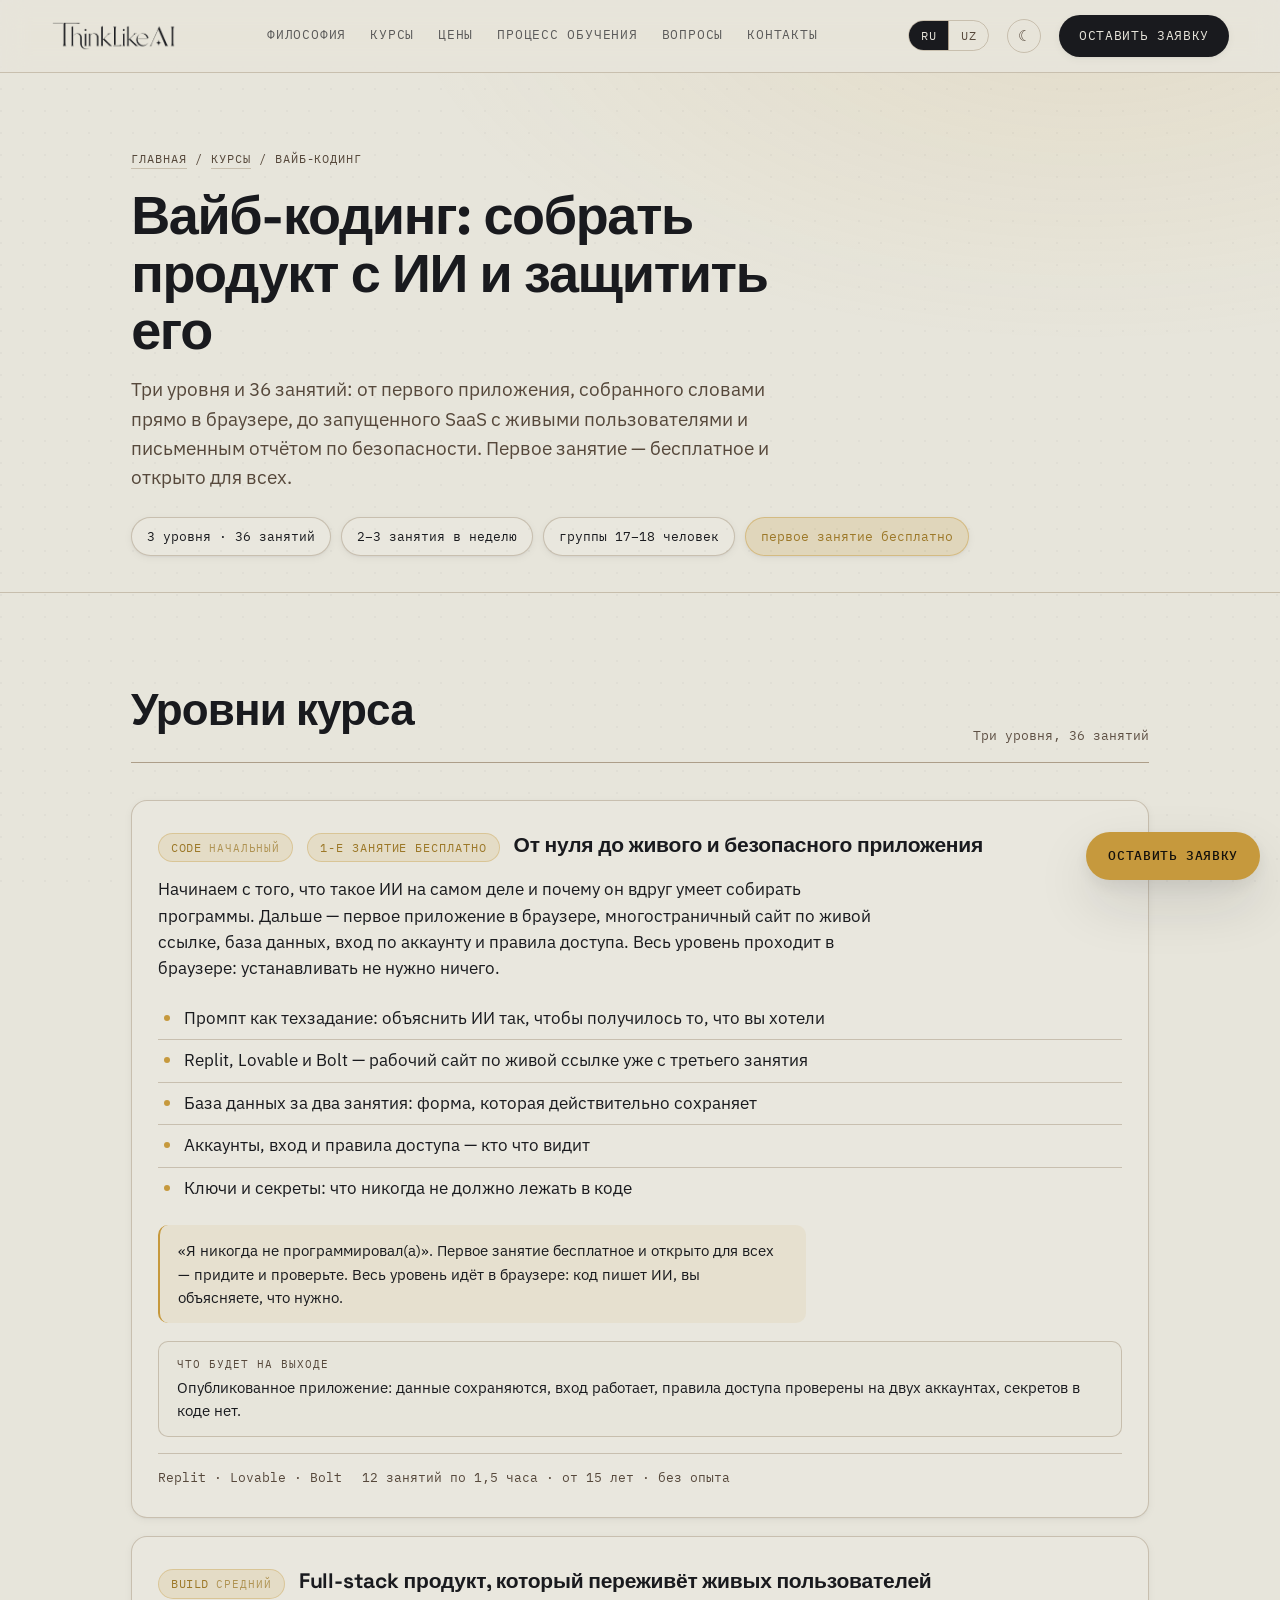
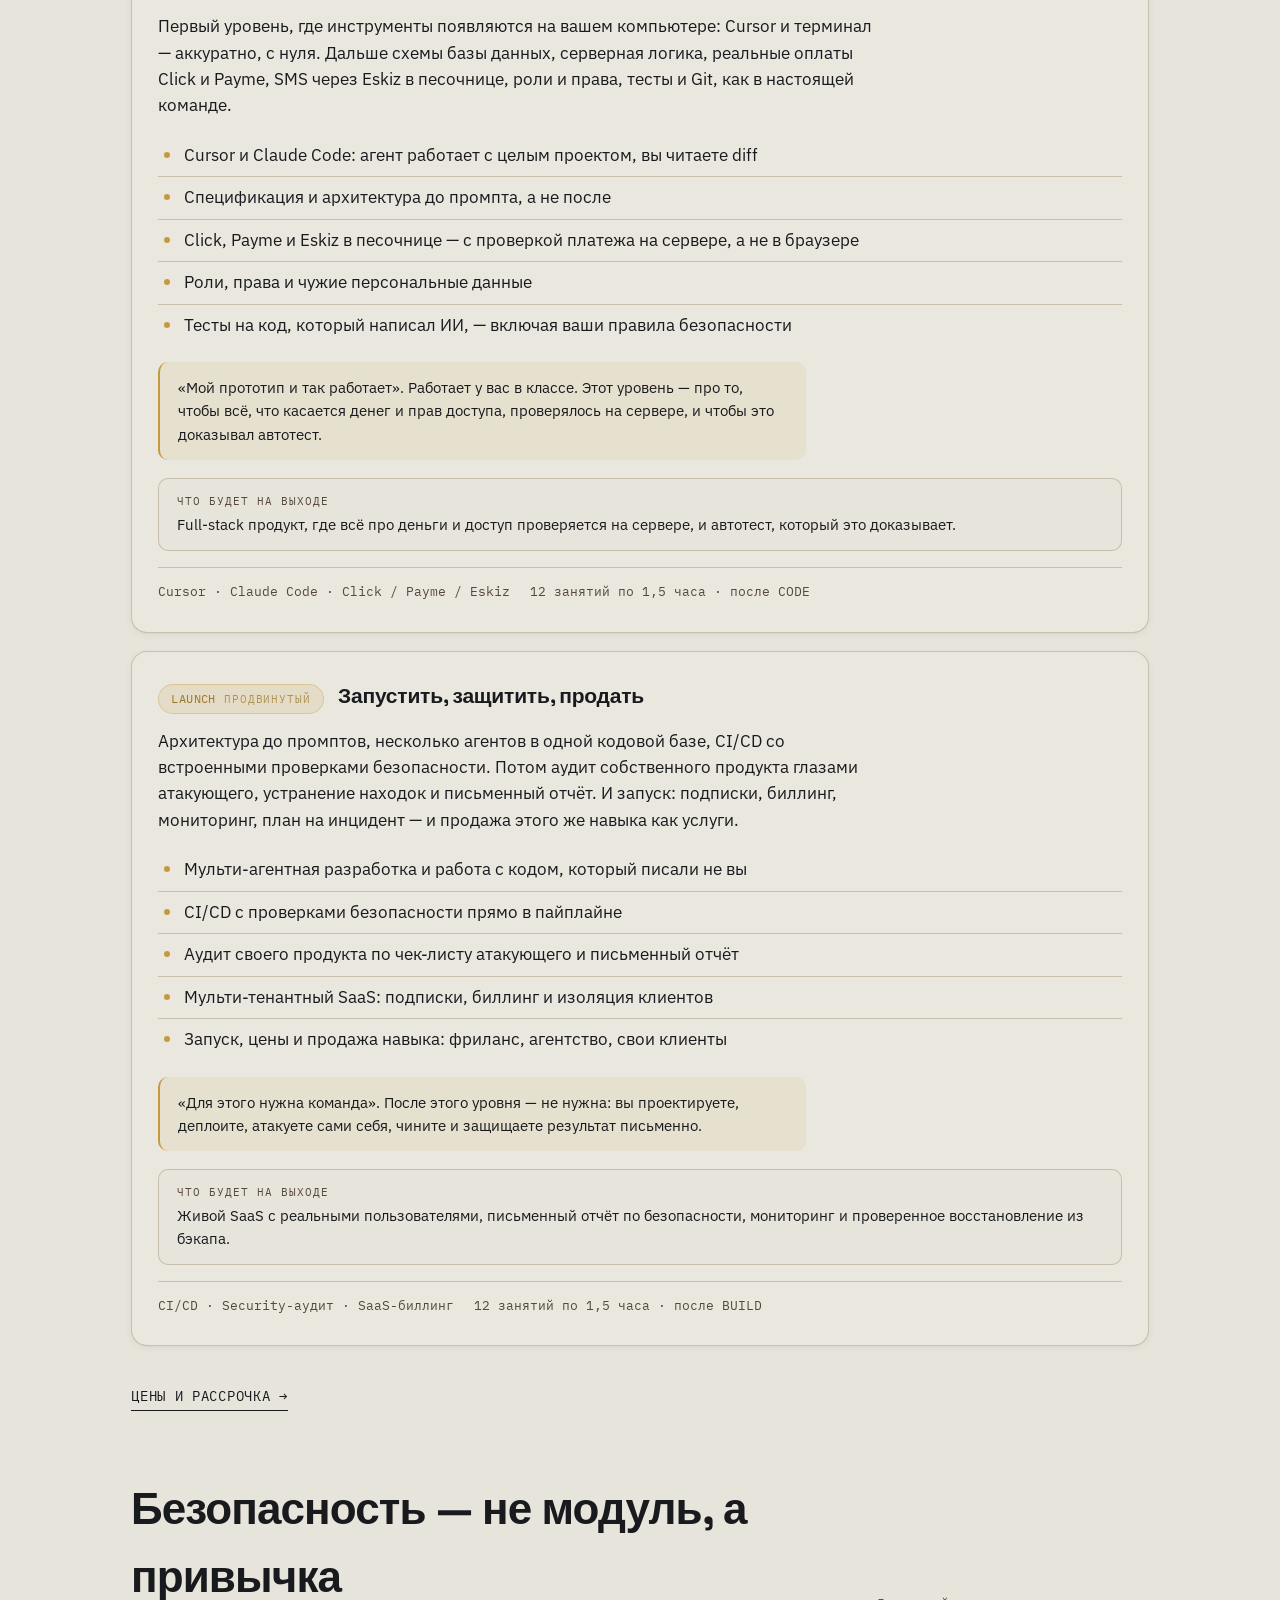
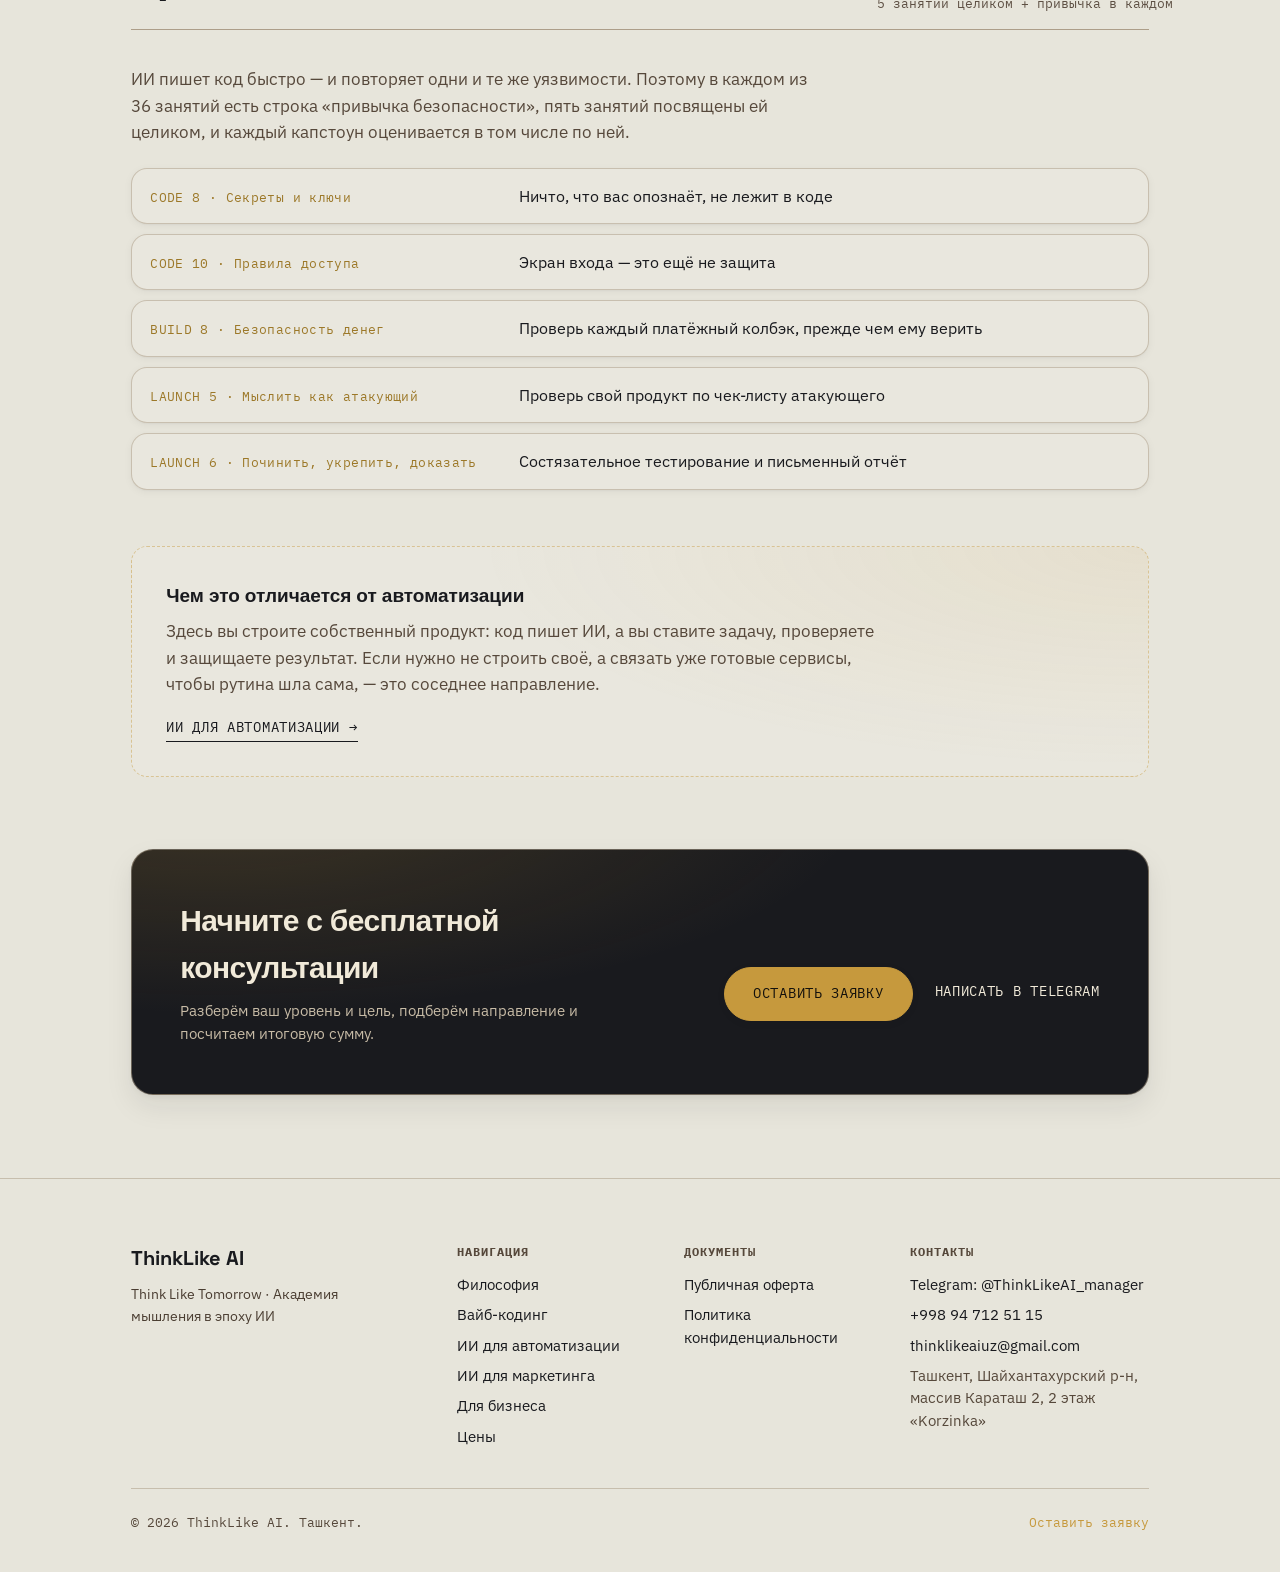
<file: course-vibe-coding.html>
<!DOCTYPE html>
<html lang="ru">
<head>
<meta charset="UTF-8">
<meta name="viewport" content="width=device-width, initial-scale=1, maximum-scale=1">
<script>
/* тема ставится до отрисовки CSS, чтобы страница не мигала не той темой */
(function () {
  try {
    localStorage.removeItem('thinklike-theme');
    var saved = localStorage.getItem('thinklike-theme-manual');
    var isDark = saved ? saved === 'dark' : window.matchMedia('(prefers-color-scheme: dark)').matches;
    if (isDark) document.documentElement.setAttribute('data-theme', 'dark');
  } catch (e) { /* ignore */ }
})();
</script>
<title>Вайб-кодинг с ИИ — курс в Ташкенте, первое занятие бесплатно | ThinkLike AI</title>
<meta name="description" content="Курс вайб-кодинга в Ташкенте: Replit, Lovable, Bolt, Cursor, Claude Code. 36 занятий от первого приложения в браузере до запущенного SaaS — с безопасностью в каждом занятии. Первое занятие бесплатное. Офлайн, группы 17–18 человек, RU и UZ.">
<link rel="canonical" href="https://thinklikeai.net/course-vibe-coding">

<meta property="og:title" content="Вайб-кодинг с ИИ — курс в Ташкенте | ThinkLike AI">
<meta property="og:description" content="36 занятий: от первого приложения в браузере до запущенного SaaS, который вы умеете защитить. Первое занятие бесплатное.">
<meta property="og:type" content="article">
<meta property="og:url" content="https://thinklikeai.net/course-vibe-coding">

<script type="application/ld+json">
{
  "@context": "https://schema.org",
  "@type": "Course",
  "name": "Вайб-кодинг с ИИ",
  "description": "36 занятий в трёх уровнях: от первого приложения в браузере до запущенного SaaS с письменным отчётом по безопасности. Replit, Lovable, Bolt, Cursor, Claude Code, Click.uz, Payme, Eskiz.",
  "url": "https://thinklikeai.net/course-vibe-coding",
  "inLanguage": ["ru", "uz"],
  "educationalLevel": "CODE (Beginner), BUILD (Intermediate), LAUNCH (Advanced)",
  "teaches": "Разработка и защита веб-приложений с помощью ИИ без опыта программирования",
  "provider": {
    "@type": "EducationalOrganization",
    "name": "ThinkLike AI",
    "url": "https://thinklikeai.net/"
  },
  "hasCourseInstance": {
    "@type": "CourseInstance",
    "courseMode": "onsite",
    "courseWorkload": "PT18H",
    "location": {
      "@type": "Place",
      "name": "ThinkLike AI",
      "address": {
        "@type": "PostalAddress",
        "streetAddress": "массив Караташ, 2, 2 этаж «Korzinka»",
        "addressLocality": "Ташкент",
        "addressCountry": "UZ"
      }
    }
  },
  "offers": {
    "@type": "Offer",
    "price": "1200000",
    "priceCurrency": "UZS",
    "availability": "https://schema.org/InStock",
    "url": "https://thinklikeai.net/#pricing"
  }
}
</script>

<link rel="preconnect" href="https://fonts.googleapis.com">
<link rel="preconnect" href="https://fonts.gstatic.com" crossorigin>
<link href="https://fonts.googleapis.com/css2?family=Space+Grotesk:wght@500;700&family=IBM+Plex+Sans:wght@400;500;600&family=IBM+Plex+Mono:wght@400;500&display=swap" rel="stylesheet">

<link rel="icon" href="favicon.ico" sizes="any">
<link rel="icon" type="image/png" sizes="16x16" href="favicon-16x16.png">
<link rel="icon" type="image/png" sizes="32x32" href="favicon-32x32.png">
<link rel="icon" type="image/png" sizes="48x48" href="favicon-48x48.png">
<link rel="apple-touch-icon" sizes="180x180" href="apple-touch-icon.png">
<link rel="manifest" href="site.webmanifest">

<link rel="stylesheet" href="style.css">
</head>
<body>

<nav class="nav">
  <div class="wrap">
    <a href="./" class="nav-mark" id="logoLink" aria-label="ThinkLike AI — на главную"><img src="logo-wordmark.png" alt="ThinkLike AI" class="nav-logo"></a>
    <div class="nav-links" id="navLinks">
      <a href="./#philosophy" data-i18n="nav.philosophy">Философия</a>
      <a href="./#programs" data-i18n="nav.programs">Курсы</a>
      <a href="./#pricing" data-i18n="nav.pricing">Цены</a>
      <a href="./#process" data-i18n="nav.process">Процесс обучения</a>
      <a href="./#faq" data-i18n="nav.faq">Вопросы</a>
      <a href="./#apply" data-i18n="nav.contact">Контакты</a>
      <div class="nav-contact-mobile">
        <a href="https://t.me/ThinkLikeAI_manager" target="_blank" rel="noopener">
          <span data-i18n="contact.telegramLabel">Telegram</span> — @ThinkLikeAI_manager
        </a>
        <a href="tel:+998947125115">
          <span data-i18n="contact.phoneLabel">Телефон</span> — +998 94 712 51 15
        </a>
      </div>
    </div>
    <div class="nav-right">
      <div class="lang-switch" role="group" aria-label="Language">
        <button data-lang="ru" class="lang-btn is-active">RU</button>
        <button data-lang="uz" class="lang-btn">UZ</button>
      </div>
      <button id="themeToggle" class="theme-toggle" type="button" aria-pressed="false">
        <span class="theme-toggle-icon" aria-hidden="true">☾</span>
      </button>
      <a class="nav-cta" href="./#apply" data-i18n="nav.cta">Оставить заявку</a>
      <button class="nav-toggle" id="navToggle" aria-label="Menu" aria-expanded="false">
        <span></span><span></span><span></span>
      </button>
    </div>
  </div>
</nav>

<a href="./#apply" class="float-cta" data-i18n="nav.cta">Оставить заявку</a>

<header class="page-hero">
  <div class="wrap">
    <nav class="crumbs" aria-label="breadcrumb">
      <a href="./" data-i18n="page.home">Главная</a>
      <span aria-hidden="true">/</span>
      <a href="./#programs" data-i18n="page.courses">Курсы</a>
      <span aria-hidden="true">/</span>
      <span data-i18n="prog.dir1Name">Вайб-кодинг</span>
    </nav>
    <h1 data-i18n="vc.title">Вайб-кодинг: собрать продукт с ИИ и защитить его</h1>
    <p class="page-lead" data-i18n="vc.lead">Три уровня и 36 занятий: от первого приложения, собранного словами прямо в браузере, до запущенного SaaS с живыми пользователями и письменным отчётом по безопасности. Первое занятие — бесплатное и открыто для всех.</p>
    <div class="page-facts">
      <span class="page-fact" data-i18n="vc.f1">3 уровня · 36 занятий</span>
      <span class="page-fact" data-i18n="vc.f2">2–3 занятия в неделю</span>
      <span class="page-fact" data-i18n="vc.f3">группы 17–18 человек</span>
      <span class="page-fact is-free" data-i18n="vc.f4">первое занятие бесплатно</span>
    </div>
  </div>
</header>

<section>
  <div class="wrap">
    <div class="section-head">
      <h2 data-i18n="page.levelsTitle">Уровни курса</h2>
      <span class="section-num" data-i18n="page.levelsNum">Три уровня, 36 занятий</span>
    </div>

    <article class="module reveal">
      <div class="module-head">
        <span class="tag"><b class="tag-en" data-i18n="lvl.a1">CODE</b> <em class="tag-ru" data-i18n="level.b">начальный</em></span>
        <span class="tag tag--free" data-i18n="vc.freeBadge">1-е занятие бесплатно</span>
        <h3 data-i18n="vc.l1Name">От нуля до живого и безопасного приложения</h3>
      </div>
      <p data-i18n="vc.l1Desc">Начинаем с того, что такое ИИ на самом деле и почему он вдруг умеет собирать программы. Дальше — первое приложение в браузере, многостраничный сайт по живой ссылке, база данных, вход по аккаунту и правила доступа. Весь уровень проходит в браузере: устанавливать не нужно ничего.</p>
      <ul class="module-list">
        <li data-i18n="vc.l1i1">Промпт как техзадание: объяснить ИИ так, чтобы получилось то, что вы хотели</li>
        <li data-i18n="vc.l1i2">Replit, Lovable и Bolt — рабочий сайт по живой ссылке уже с третьего занятия</li>
        <li data-i18n="vc.l1i3">База данных за два занятия: форма, которая действительно сохраняет</li>
        <li data-i18n="vc.l1i4">Аккаунты, вход и правила доступа — кто что видит</li>
        <li data-i18n="vc.l1i5">Ключи и секреты: что никогда не должно лежать в коде</li>
      </ul>
      <p class="objection" data-i18n="vc.l1Obj">«Я никогда не программировал(а)». Первое занятие бесплатное и открыто для всех — придите и проверьте. Весь уровень идёт в браузере: код пишет ИИ, вы объясняете, что нужно.</p>
      <div class="module-result">
        <span class="mr-k" data-i18n="page.resultTitle">Что будет на выходе</span>
        <p data-i18n="vc.l1Res">Опубликованное приложение: данные сохраняются, вход работает, правила доступа проверены на двух аккаунтах, секретов в коде нет.</p>
      </div>
      <div class="module-foot">
        <span data-i18n="prog.a1Tools">Replit · Lovable · Bolt</span>
        <span data-i18n="prog.a1Who">12 занятий по 1,5 часа · от 15 лет · без опыта</span>
      </div>
    </article>

    <article class="module reveal">
      <div class="module-head">
        <span class="tag"><b class="tag-en" data-i18n="lvl.a2">BUILD</b> <em class="tag-ru" data-i18n="level.i">средний</em></span>
        <h3 data-i18n="vc.l2Name">Full-stack продукт, который переживёт живых пользователей</h3>
      </div>
      <p data-i18n="vc.l2Desc">Первый уровень, где инструменты появляются на вашем компьютере: Cursor и терминал — аккуратно, с нуля. Дальше схемы базы данных, серверная логика, реальные оплаты Click и Payme, SMS через Eskiz в песочнице, роли и права, тесты и Git, как в настоящей команде.</p>
      <ul class="module-list">
        <li data-i18n="vc.l2i1">Cursor и Claude Code: агент работает с целым проектом, вы читаете diff</li>
        <li data-i18n="vc.l2i2">Спецификация и архитектура до промпта, а не после</li>
        <li data-i18n="vc.l2i3">Click, Payme и Eskiz в песочнице — с проверкой платежа на сервере, а не в браузере</li>
        <li data-i18n="vc.l2i4">Роли, права и чужие персональные данные</li>
        <li data-i18n="vc.l2i5">Тесты на код, который написал ИИ, — включая ваши правила безопасности</li>
      </ul>
      <p class="objection" data-i18n="vc.l2Obj">«Мой прототип и так работает». Работает у вас в классе. Этот уровень — про то, чтобы всё, что касается денег и прав доступа, проверялось на сервере, и чтобы это доказывал автотест.</p>
      <div class="module-result">
        <span class="mr-k" data-i18n="page.resultTitle">Что будет на выходе</span>
        <p data-i18n="vc.l2Res">Full-stack продукт, где всё про деньги и доступ проверяется на сервере, и автотест, который это доказывает.</p>
      </div>
      <div class="module-foot">
        <span data-i18n="prog.a2Tools">Cursor · Claude Code · Click / Payme / Eskiz</span>
        <span data-i18n="prog.a2Who">12 занятий по 1,5 часа · после CODE</span>
      </div>
    </article>

    <article class="module reveal">
      <div class="module-head">
        <span class="tag"><b class="tag-en" data-i18n="lvl.a3">LAUNCH</b> <em class="tag-ru" data-i18n="level.a">продвинутый</em></span>
        <h3 data-i18n="vc.l3Name">Запустить, защитить, продать</h3>
      </div>
      <p data-i18n="vc.l3Desc">Архитектура до промптов, несколько агентов в одной кодовой базе, CI/CD со встроенными проверками безопасности. Потом аудит собственного продукта глазами атакующего, устранение находок и письменный отчёт. И запуск: подписки, биллинг, мониторинг, план на инцидент — и продажа этого же навыка как услуги.</p>
      <ul class="module-list">
        <li data-i18n="vc.l3i1">Мульти-агентная разработка и работа с кодом, который писали не вы</li>
        <li data-i18n="vc.l3i2">CI/CD с проверками безопасности прямо в пайплайне</li>
        <li data-i18n="vc.l3i3">Аудит своего продукта по чек-листу атакующего и письменный отчёт</li>
        <li data-i18n="vc.l3i4">Мульти-тенантный SaaS: подписки, биллинг и изоляция клиентов</li>
        <li data-i18n="vc.l3i5">Запуск, цены и продажа навыка: фриланс, агентство, свои клиенты</li>
      </ul>
      <p class="objection" data-i18n="vc.l3Obj">«Для этого нужна команда». После этого уровня — не нужна: вы проектируете, деплоите, атакуете сами себя, чините и защищаете результат письменно.</p>
      <div class="module-result">
        <span class="mr-k" data-i18n="page.resultTitle">Что будет на выходе</span>
        <p data-i18n="vc.l3Res">Живой SaaS с реальными пользователями, письменный отчёт по безопасности, мониторинг и проверенное восстановление из бэкапа.</p>
      </div>
      <div class="module-foot">
        <span data-i18n="prog.a3Tools">CI/CD · Security-аудит · SaaS-биллинг</span>
        <span data-i18n="prog.a3Who">12 занятий по 1,5 часа · после BUILD</span>
      </div>
    </article>

    <a class="btn-ghost direction-more" href="./#pricing" data-i18n="page.pricesLink">Цены и рассрочка →</a>

    <div class="security" id="security">
      <div class="section-head">
        <h2 data-i18n="vc.secTitle">Безопасность — не модуль, а привычка</h2>
        <span class="section-num" data-i18n="vc.secNum">5 занятий целиком + привычка в каждом</span>
      </div>
      <p class="security-lead" data-i18n="vc.secLead">ИИ пишет код быстро — и повторяет одни и те же уязвимости. Поэтому в каждом из 36 занятий есть строка «привычка безопасности», пять занятий посвящены ей целиком, и каждый капстоун оценивается в том числе по ней.</p>
      <ul class="security-list">
        <li><span class="sec-l" data-i18n="vc.secL1">CODE 8 · Секреты и ключи</span><span class="sec-r" data-i18n="vc.secR1">Ничто, что вас опознаёт, не лежит в коде</span></li>
        <li><span class="sec-l" data-i18n="vc.secL2">CODE 10 · Правила доступа</span><span class="sec-r" data-i18n="vc.secR2">Экран входа — это ещё не защита</span></li>
        <li><span class="sec-l" data-i18n="vc.secL3">BUILD 8 · Безопасность денег</span><span class="sec-r" data-i18n="vc.secR3">Проверь каждый платёжный колбэк, прежде чем ему верить</span></li>
        <li><span class="sec-l" data-i18n="vc.secL4">LAUNCH 5 · Мыслить как атакующий</span><span class="sec-r" data-i18n="vc.secR4">Проверь свой продукт по чек-листу атакующего</span></li>
        <li><span class="sec-l" data-i18n="vc.secL5">LAUNCH 6 · Починить, укрепить, доказать</span><span class="sec-r" data-i18n="vc.secR5">Состязательное тестирование и письменный отчёт</span></li>
      </ul>
    </div>

    <aside class="vs-card">
      <h3 data-i18n="vc.vsTitle">Чем это отличается от автоматизации</h3>
      <p data-i18n="vc.vsText">Здесь вы строите собственный продукт: код пишет ИИ, а вы ставите задачу, проверяете и защищаете результат. Если нужно не строить своё, а связать уже готовые сервисы, чтобы рутина шла сама, — это соседнее направление.</p>
      <a class="btn-ghost" href="course-automation" data-i18n="vc.vsLink">ИИ для автоматизации →</a>
    </aside>

    <div class="page-cta">
      <div>
        <h2 data-i18n="page.ctaTitle">Начните с бесплатной консультации</h2>
        <p data-i18n="page.ctaText">Разберём ваш уровень и цель, подберём направление и посчитаем итоговую сумму.</p>
      </div>
      <div class="hero-row">
        <a class="btn-primary" href="./#apply" data-i18n="page.ctaBtn">Оставить заявку</a>
        <a class="btn-ghost" href="https://t.me/ThinkLikeAI_manager" target="_blank" rel="noopener" data-i18n="page.ctaTg">Написать в Telegram</a>
      </div>
    </div>
  </div>
</section>

<footer>
  <div class="wrap">
    <div class="foot-grid">
      <div class="foot-brand">
        <span class="foot-logo">ThinkLike AI</span>
        <p data-i18n="foot.tagline">Think Like Tomorrow · Академия мышления в эпоху ИИ</p>
      </div>
      <div class="foot-col">
        <h5 data-i18n="foot.navTitle">Навигация</h5>
        <a href="./#philosophy" data-i18n="nav.philosophy">Философия</a>
        <a href="course-vibe-coding" data-i18n="prog.dir1Name">Вайб-кодинг</a>
        <a href="course-automation" data-i18n="prog.dir3Name">ИИ для автоматизации</a>
        <a href="course-marketing" data-i18n="prog.dir2Name">ИИ для маркетинга</a>
        <a href="ai-consulting" data-i18n="nav.consulting">Для бизнеса</a>
        <a href="./#pricing" data-i18n="nav.pricing">Цены</a>
      </div>
      <div class="foot-col">
        <h5 data-i18n="foot.legalTitle">Документы</h5>
        <a href="offer" data-i18n="foot.offer">Публичная оферта</a>
        <a href="privacy" data-i18n="foot.privacy">Политика конфиденциальности</a>
      </div>
      <div class="foot-col">
        <h5 data-i18n="foot.contactTitle">Контакты</h5>
        <a href="https://t.me/ThinkLikeAI_manager" target="_blank" rel="noopener">Telegram: @ThinkLikeAI_manager</a>
        <a href="tel:+998947125115">+998 94 712 51 15</a>
        <a href="mailto:thinklikeaiuz@gmail.com">thinklikeaiuz@gmail.com</a>
        <span data-i18n="foot.address">Ташкент, Шайхантахурский р-н, массив Караташ 2, 2 этаж «Korzinka»</span>
      </div>
    </div>
    <div class="foot-row">
      <span>© <span id="year"></span> ThinkLike AI. <span data-i18n="foot.city">Ташкент.</span></span>
      <a class="foot-apply" href="./#apply" data-i18n="foot.contact">Оставить заявку</a>
    </div>
  </div>
</footer>

<script src="script.js"></script>
</body>
</html>
</file>
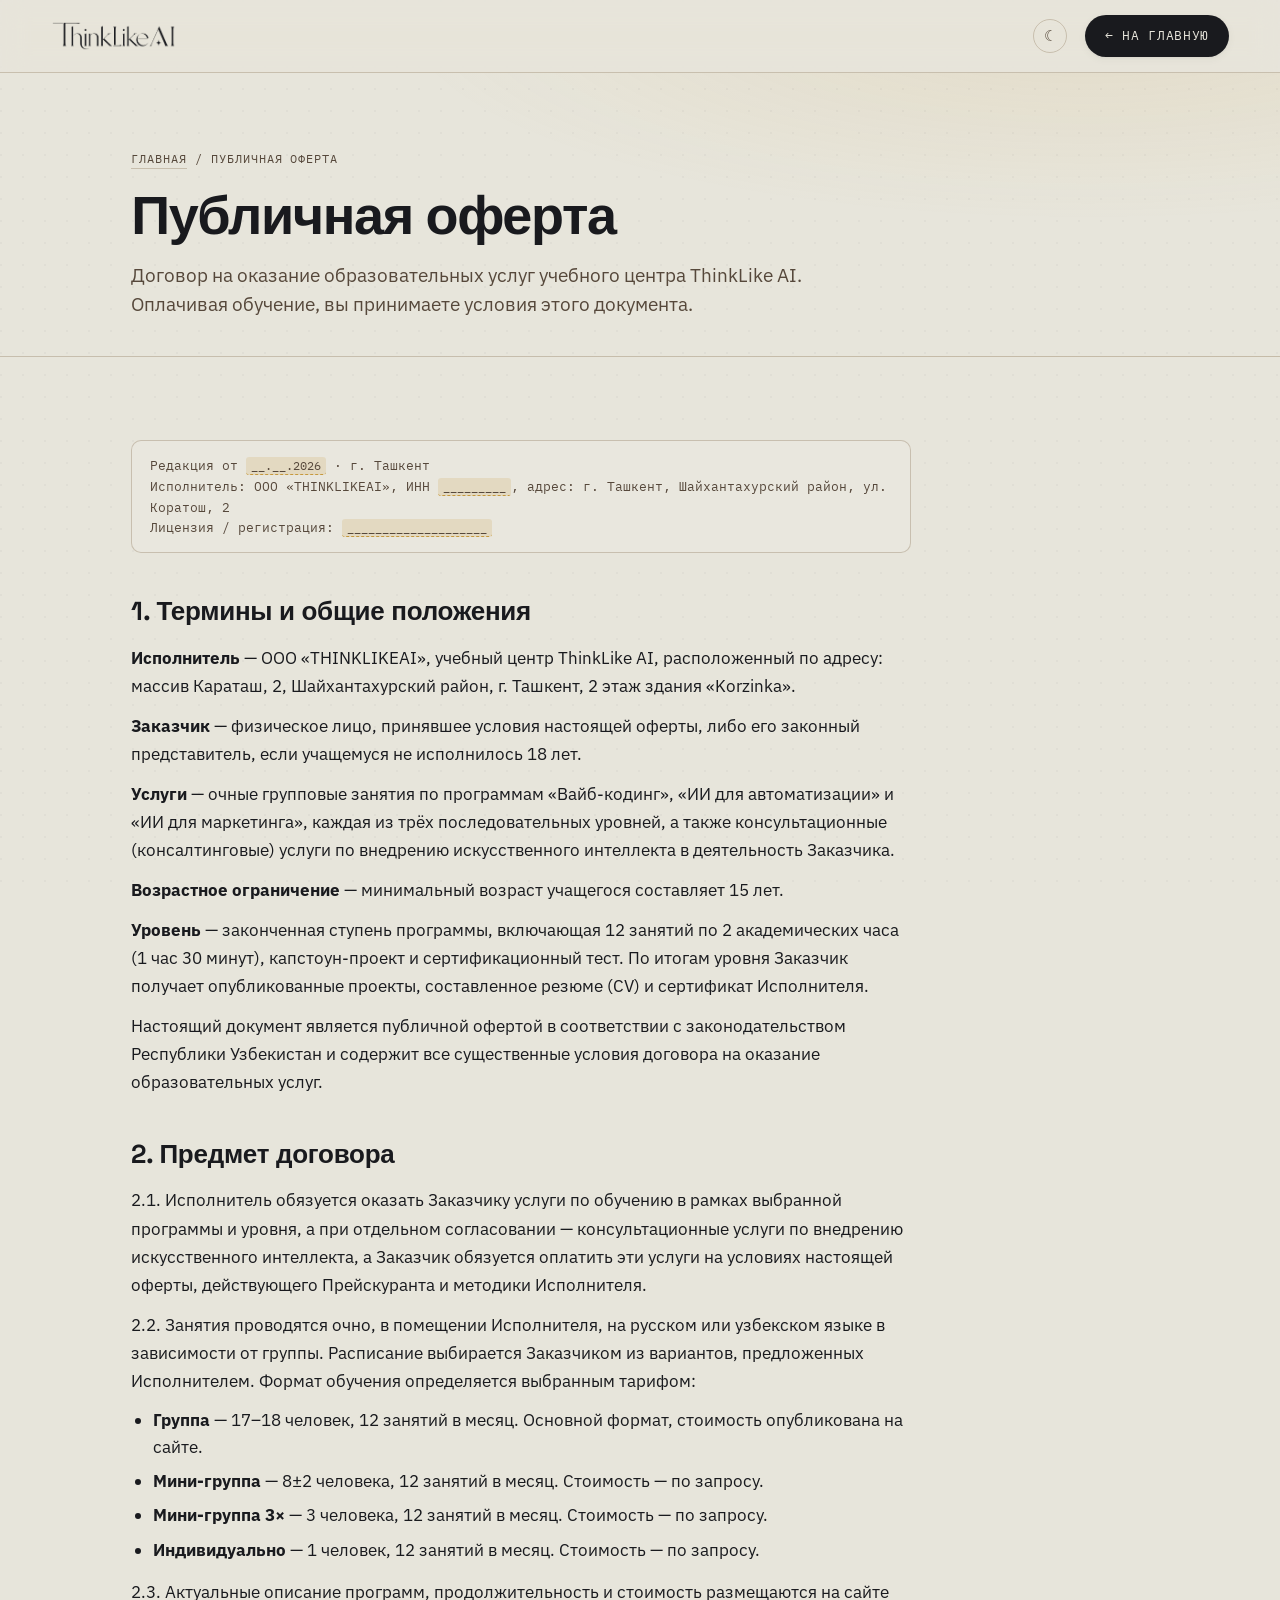
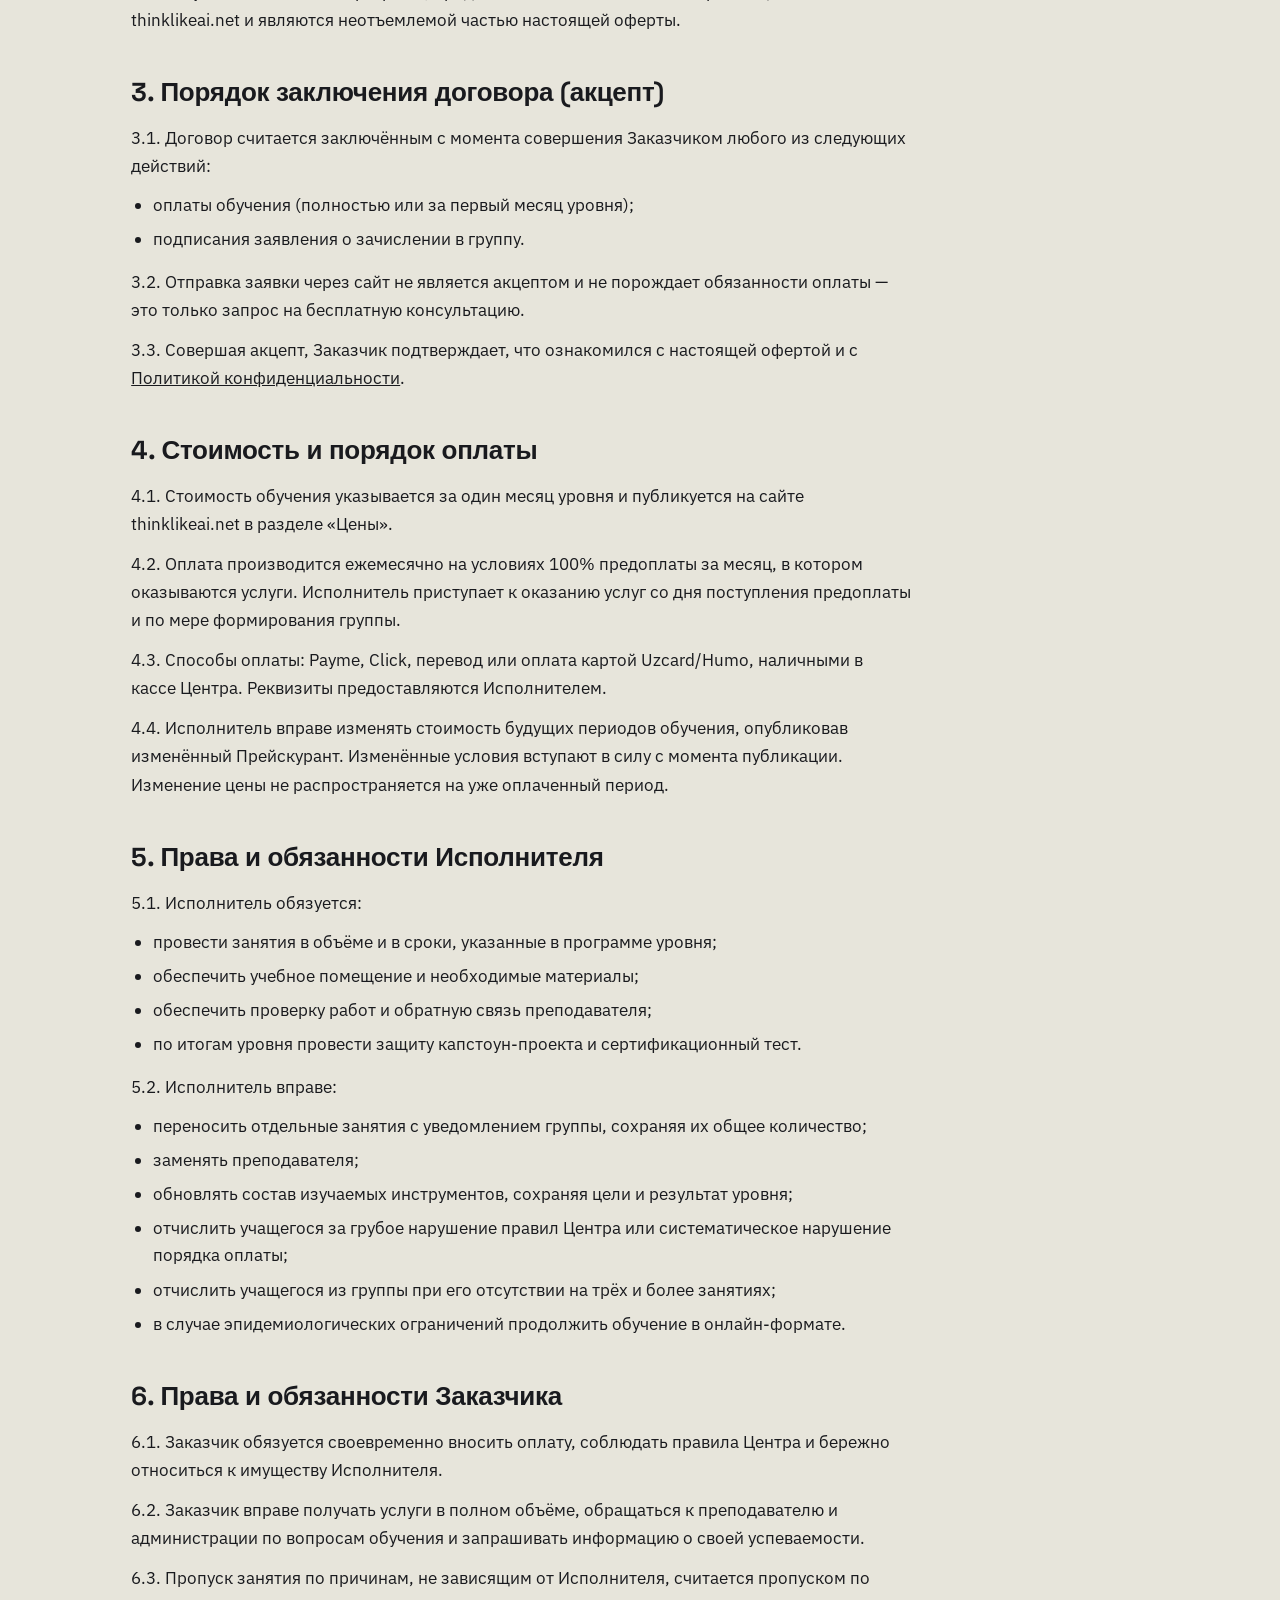
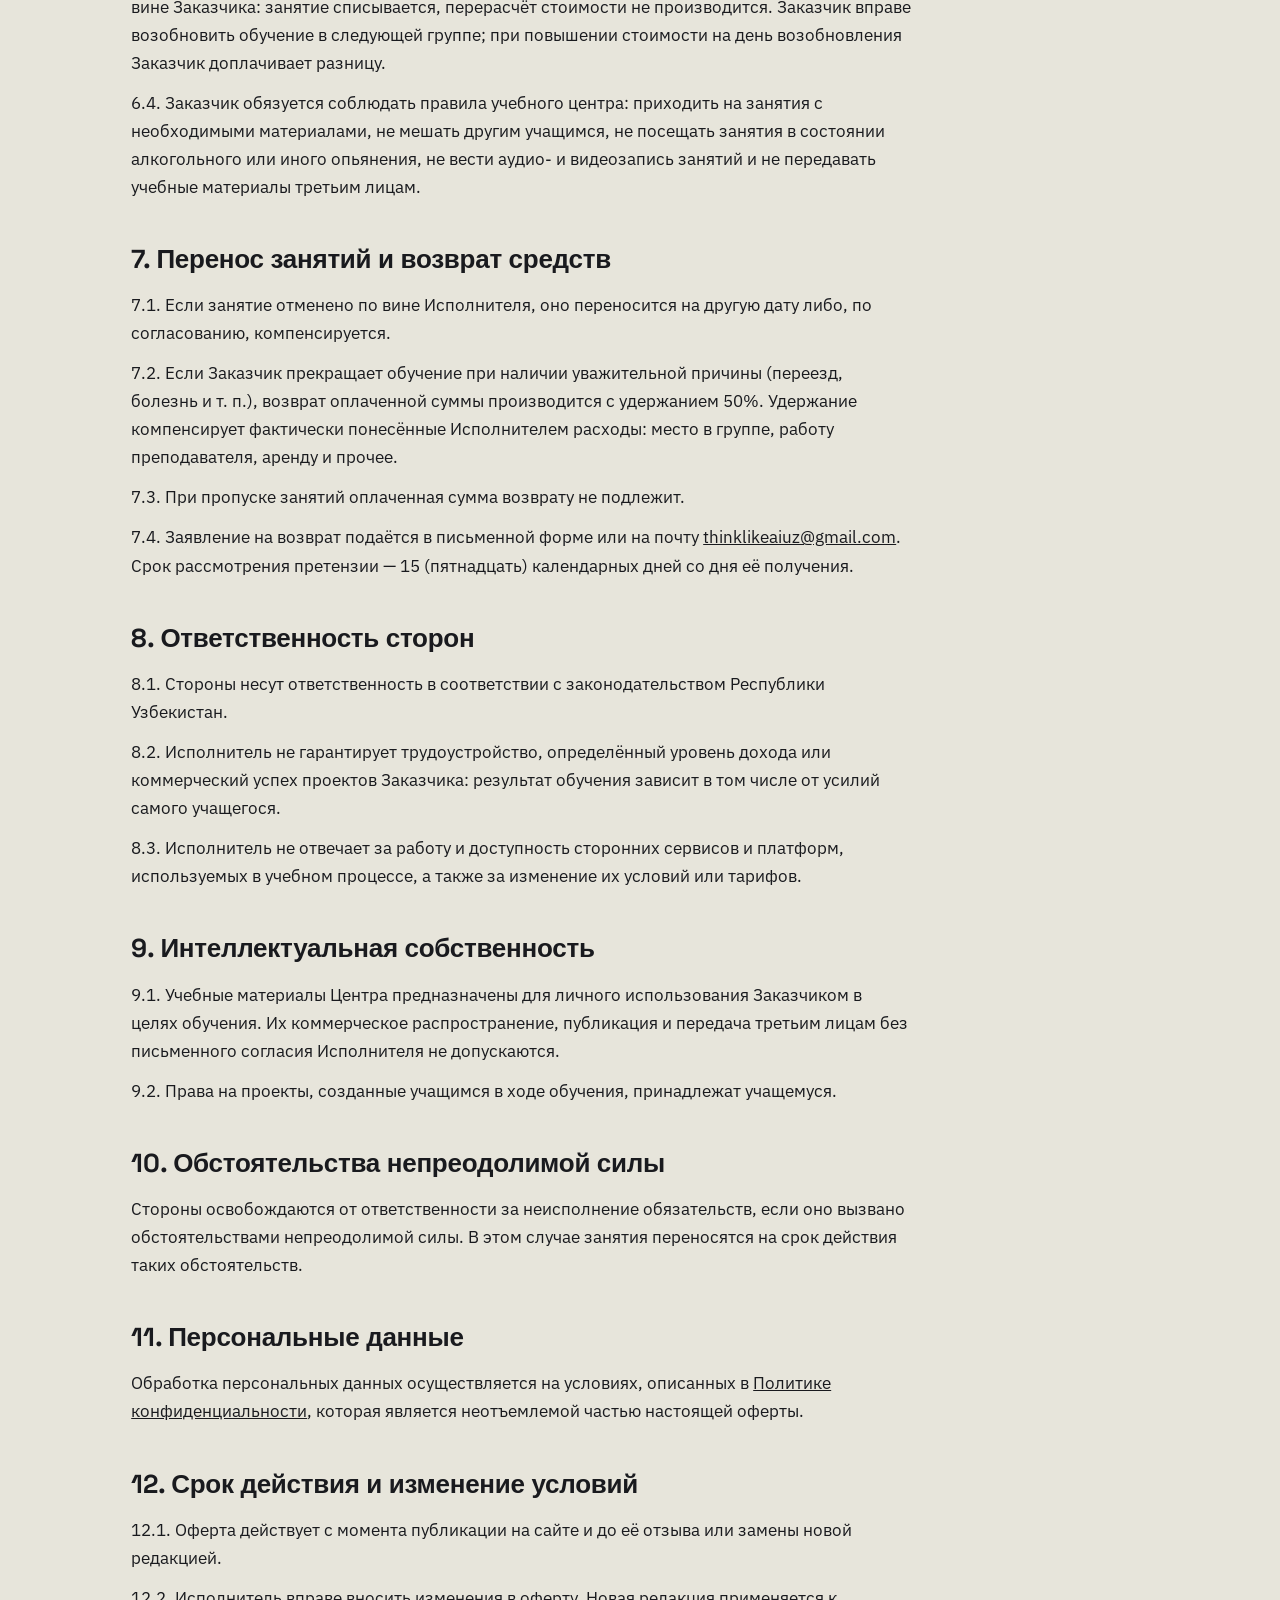
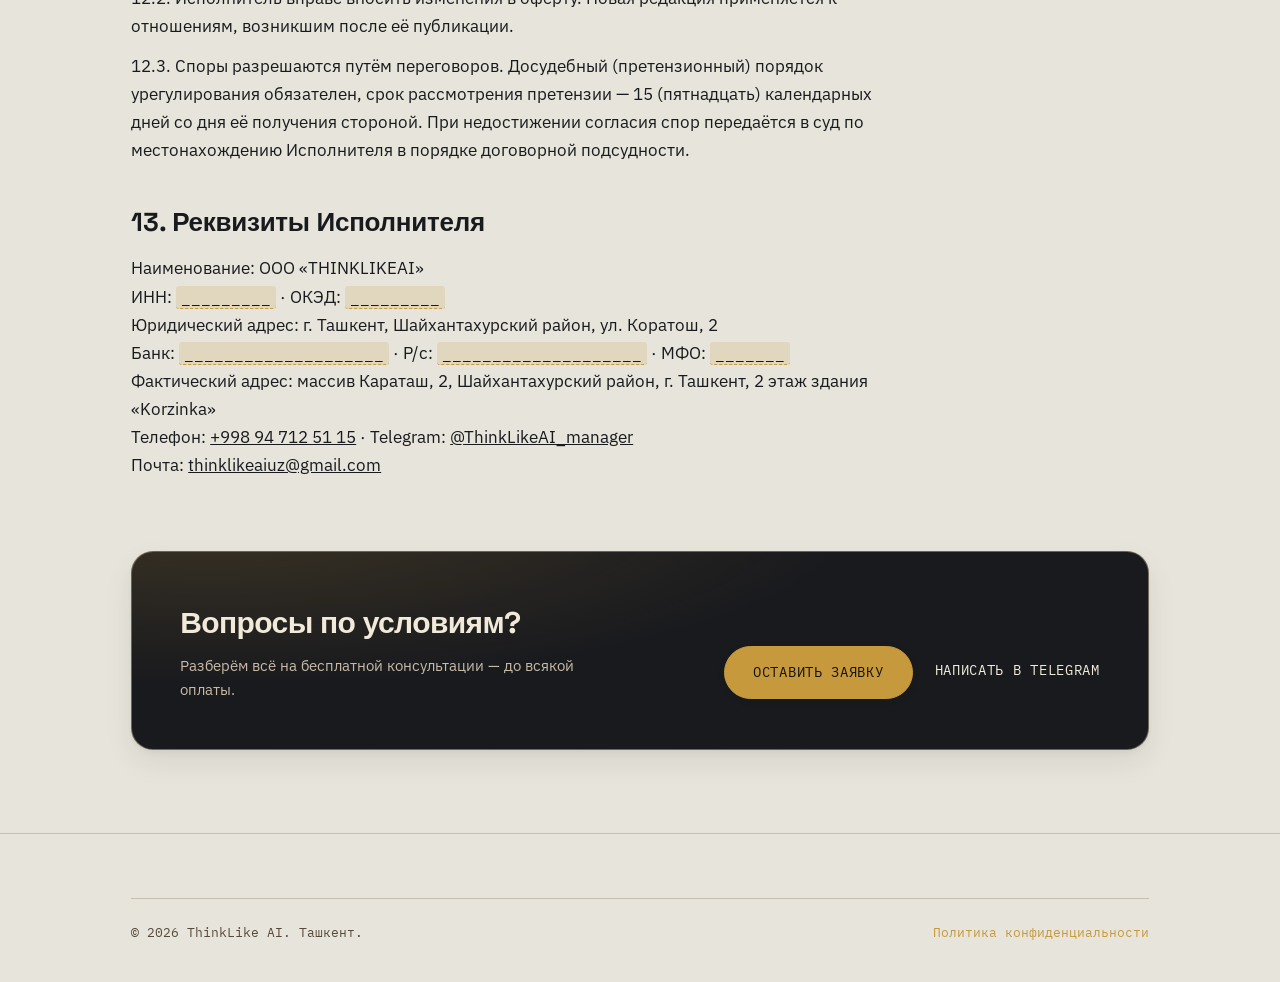
<file: offer.html>
<!DOCTYPE html>
<html lang="ru">
<head>
<meta charset="UTF-8">
<meta name="viewport" content="width=device-width, initial-scale=1, maximum-scale=1">
<script>
(function () {
  try {
    localStorage.removeItem('thinklike-theme');
    var saved = localStorage.getItem('thinklike-theme-manual');
    var isDark = saved ? saved === 'dark' : window.matchMedia('(prefers-color-scheme: dark)').matches;
    if (isDark) document.documentElement.setAttribute('data-theme', 'dark');
  } catch (e) { /* ignore */ }
})();
</script>
<title>Публичная оферта | ThinkLike AI</title>
<meta name="description" content="Публичная оферта на оказание образовательных услуг ThinkLike AI, Ташкент: предмет договора, стоимость и оплата, перенос и возврат, права и обязанности сторон.">
<link rel="canonical" href="https://thinklikeai.net/offer">
<meta name="robots" content="noindex, follow">

<link rel="preconnect" href="https://fonts.googleapis.com">
<link rel="preconnect" href="https://fonts.gstatic.com" crossorigin>
<link href="https://fonts.googleapis.com/css2?family=Space+Grotesk:wght@500;700&family=IBM+Plex+Sans:wght@400;500;600&family=IBM+Plex+Mono:wght@400;500&display=swap" rel="stylesheet">

<link rel="icon" href="favicon.ico" sizes="any">
<link rel="icon" type="image/png" sizes="16x16" href="favicon-16x16.png">
<link rel="icon" type="image/png" sizes="32x32" href="favicon-32x32.png">
<link rel="icon" type="image/png" sizes="48x48" href="favicon-48x48.png">
<link rel="apple-touch-icon" sizes="180x180" href="apple-touch-icon.png">
<link rel="manifest" href="site.webmanifest">

<link rel="stylesheet" href="style.css">
</head>
<body>

<nav class="nav">
  <div class="wrap">
    <a href="./" class="nav-mark" id="logoLink" aria-label="ThinkLike AI — на главную"><img src="logo-wordmark.png" alt="ThinkLike AI" class="nav-logo"></a>
    <div class="nav-right">
      <button id="themeToggle" class="theme-toggle" type="button" aria-pressed="false">
        <span class="theme-toggle-icon" aria-hidden="true">☾</span>
      </button>
      <a class="nav-cta" href="./">← На главную</a>
    </div>
  </div>
</nav>

<header class="page-hero">
  <div class="wrap">
    <nav class="crumbs" aria-label="breadcrumb">
      <a href="./">Главная</a>
      <span aria-hidden="true">/</span>
      <span>Публичная оферта</span>
    </nav>
    <h1>Публичная оферта</h1>
    <p class="page-lead">Договор на оказание образовательных услуг учебного центра ThinkLike AI. Оплачивая обучение, вы принимаете условия этого документа.</p>
  </div>
</header>

<section>
  <div class="wrap">
    <div class="legal">

      <p class="legal-meta">
        Редакция от <span class="fillin">__.__.2026</span> · г. Ташкент<br>
        Исполнитель: ООО «THINKLIKEAI», ИНН <span class="fillin">_________</span>,
        адрес: г. Ташкент, Шайхантахурский район, ул. Коратош, 2<br>
        Лицензия / регистрация: <span class="fillin">____________________</span>
      </p>

      <h2>1. Термины и общие положения</h2>
      <p><strong>Исполнитель</strong> — ООО «THINKLIKEAI», учебный центр ThinkLike AI, расположенный по адресу: массив Караташ, 2, Шайхантахурский район, г. Ташкент, 2 этаж здания «Korzinka».</p>
      <p><strong>Заказчик</strong> — физическое лицо, принявшее условия настоящей оферты, либо его законный представитель, если учащемуся не исполнилось 18 лет.</p>
      <p><strong>Услуги</strong> — очные групповые занятия по программам «Вайб-кодинг», «ИИ для автоматизации» и «ИИ для маркетинга», каждая из трёх последовательных уровней, а также консультационные (консалтинговые) услуги по внедрению искусственного интеллекта в деятельность Заказчика.</p>
        <p><strong>Возрастное ограничение</strong> — минимальный возраст учащегося составляет 15 лет.</p>
      <p><strong>Уровень</strong> — законченная ступень программы, включающая 12 занятий по 2 академических часа (1 час 30 минут), капстоун-проект и сертификационный тест. По итогам уровня Заказчик получает опубликованные проекты, составленное резюме (CV) и сертификат Исполнителя.</p>
      <p>Настоящий документ является публичной офертой в соответствии с законодательством Республики Узбекистан и содержит все существенные условия договора на оказание образовательных услуг.</p>

      <h2>2. Предмет договора</h2>
      <p>2.1. Исполнитель обязуется оказать Заказчику услуги по обучению в рамках выбранной программы и уровня, а при отдельном согласовании — консультационные услуги по внедрению искусственного интеллекта, а Заказчик обязуется оплатить эти услуги на условиях настоящей оферты, действующего Прейскуранта и методики Исполнителя.</p>
      <p>2.2. Занятия проводятся очно, в помещении Исполнителя, на русском или узбекском языке в зависимости от группы. Расписание выбирается Заказчиком из вариантов, предложенных Исполнителем. Формат обучения определяется выбранным тарифом:</p>
        <ul>
          <li><strong>Группа</strong> — 17–18 человек, 12 занятий в месяц. Основной формат, стоимость опубликована на сайте.</li>
          <li><strong>Мини-группа</strong> — 8±2 человека, 12 занятий в месяц. Стоимость — по запросу.</li>
          <li><strong>Мини-группа 3×</strong> — 3 человека, 12 занятий в месяц. Стоимость — по запросу.</li>
          <li><strong>Индивидуально</strong> — 1 человек, 12 занятий в месяц. Стоимость — по запросу.</li>
        </ul>
      <p>2.3. Актуальные описание программ, продолжительность и стоимость размещаются на сайте thinklikeai.net и являются неотъемлемой частью настоящей оферты.</p>

      <h2>3. Порядок заключения договора (акцепт)</h2>
      <p>3.1. Договор считается заключённым с момента совершения Заказчиком любого из следующих действий:</p>
      <ul>
        <li>оплаты обучения (полностью или за первый месяц уровня);</li>
        <li>подписания заявления о зачислении в группу.</li>
      </ul>
      <p>3.2. Отправка заявки через сайт не является акцептом и не порождает обязанности оплаты — это только запрос на бесплатную консультацию.</p>
      <p>3.3. Совершая акцепт, Заказчик подтверждает, что ознакомился с настоящей офертой и с <a href="privacy">Политикой конфиденциальности</a>.</p>

      <h2>4. Стоимость и порядок оплаты</h2>
      <p>4.1. Стоимость обучения указывается за один месяц уровня и публикуется на сайте thinklikeai.net в разделе «Цены».</p>
      <p>4.2. Оплата производится ежемесячно на условиях 100% предоплаты за месяц, в котором оказываются услуги. Исполнитель приступает к оказанию услуг со дня поступления предоплаты и по мере формирования группы.</p>
      <p>4.3. Способы оплаты: Payme, Click, перевод или оплата картой Uzcard/Humo, наличными в кассе Центра. Реквизиты предоставляются Исполнителем.</p>
      <p>4.4. Исполнитель вправе изменять стоимость будущих периодов обучения, опубликовав изменённый Прейскурант. Изменённые условия вступают в силу с момента публикации. Изменение цены не распространяется на уже оплаченный период.</p>

      <h2>5. Права и обязанности Исполнителя</h2>
      <p>5.1. Исполнитель обязуется:</p>
      <ul>
        <li>провести занятия в объёме и в сроки, указанные в программе уровня;</li>
        <li>обеспечить учебное помещение и необходимые материалы;</li>
        <li>обеспечить проверку работ и обратную связь преподавателя;</li>
        <li>по итогам уровня провести защиту капстоун-проекта и сертификационный тест.</li>
      </ul>
      <p>5.2. Исполнитель вправе:</p>
      <ul>
        <li>переносить отдельные занятия с уведомлением группы, сохраняя их общее количество;</li>
        <li>заменять преподавателя;</li>
        <li>обновлять состав изучаемых инструментов, сохраняя цели и результат уровня;</li>
        <li>отчислить учащегося за грубое нарушение правил Центра или систематическое нарушение порядка оплаты;</li>
          <li>отчислить учащегося из группы при его отсутствии на трёх и более занятиях;</li>
          <li>в случае эпидемиологических ограничений продолжить обучение в онлайн-формате.</li>
      </ul>

      <h2>6. Права и обязанности Заказчика</h2>
      <p>6.1. Заказчик обязуется своевременно вносить оплату, соблюдать правила Центра и бережно относиться к имуществу Исполнителя.</p>
      <p>6.2. Заказчик вправе получать услуги в полном объёме, обращаться к преподавателю и администрации по вопросам обучения и запрашивать информацию о своей успеваемости.</p>
      <p>6.3. Пропуск занятия по причинам, не зависящим от Исполнителя, считается пропуском по вине Заказчика: занятие списывается, перерасчёт стоимости не производится. Заказчик вправе возобновить обучение в следующей группе; при повышении стоимости на день возобновления Заказчик доплачивает разницу.</p>
        <p>6.4. Заказчик обязуется соблюдать правила учебного центра: приходить на занятия с необходимыми материалами, не мешать другим учащимся, не посещать занятия в состоянии алкогольного или иного опьянения, не вести аудио- и видеозапись занятий и не передавать учебные материалы третьим лицам.</p>

      <h2>7. Перенос занятий и возврат средств</h2>
      <p>7.1. Если занятие отменено по вине Исполнителя, оно переносится на другую дату либо, по согласованию, компенсируется.</p>
      <p>7.2. Если Заказчик прекращает обучение при наличии уважительной причины (переезд, болезнь и т. п.), возврат оплаченной суммы производится с удержанием 50%. Удержание компенсирует фактически понесённые Исполнителем расходы: место в группе, работу преподавателя, аренду и прочее.</p>
        <p>7.3. При пропуске занятий оплаченная сумма возврату не подлежит.</p>
      <p>7.4. Заявление на возврат подаётся в письменной форме или на почту <a href="mailto:thinklikeaiuz@gmail.com">thinklikeaiuz@gmail.com</a>. Срок рассмотрения претензии — 15 (пятнадцать) календарных дней со дня её получения.</p>

      <h2>8. Ответственность сторон</h2>
      <p>8.1. Стороны несут ответственность в соответствии с законодательством Республики Узбекистан.</p>
      <p>8.2. Исполнитель не гарантирует трудоустройство, определённый уровень дохода или коммерческий успех проектов Заказчика: результат обучения зависит в том числе от усилий самого учащегося.</p>
      <p>8.3. Исполнитель не отвечает за работу и доступность сторонних сервисов и платформ, используемых в учебном процессе, а также за изменение их условий или тарифов.</p>

      <h2>9. Интеллектуальная собственность</h2>
      <p>9.1. Учебные материалы Центра предназначены для личного использования Заказчиком в целях обучения. Их коммерческое распространение, публикация и передача третьим лицам без письменного согласия Исполнителя не допускаются.</p>
      <p>9.2. Права на проекты, созданные учащимся в ходе обучения, принадлежат учащемуся.</p>

      <h2>10. Обстоятельства непреодолимой силы</h2>
      <p>Стороны освобождаются от ответственности за неисполнение обязательств, если оно вызвано обстоятельствами непреодолимой силы. В этом случае занятия переносятся на срок действия таких обстоятельств.</p>

      <h2>11. Персональные данные</h2>
      <p>Обработка персональных данных осуществляется на условиях, описанных в <a href="privacy">Политике конфиденциальности</a>, которая является неотъемлемой частью настоящей оферты.</p>

      <h2>12. Срок действия и изменение условий</h2>
      <p>12.1. Оферта действует с момента публикации на сайте и до её отзыва или замены новой редакцией.</p>
      <p>12.2. Исполнитель вправе вносить изменения в оферту. Новая редакция применяется к отношениям, возникшим после её публикации.</p>
      <p>12.3. Споры разрешаются путём переговоров. Досудебный (претензионный) порядок урегулирования обязателен, срок рассмотрения претензии — 15 (пятнадцать) календарных дней со дня её получения стороной. При недостижении согласия спор передаётся в суд по местонахождению Исполнителя в порядке договорной подсудности.</p>

      <h2>13. Реквизиты Исполнителя</h2>
      <p>
        Наименование: ООО «THINKLIKEAI»<br>
        ИНН: <span class="fillin">_________</span> · ОКЭД: <span class="fillin">_________</span><br>
        Юридический адрес: г. Ташкент, Шайхантахурский район, ул. Коратош, 2<br>
        Банк: <span class="fillin">____________________</span> · Р/с: <span class="fillin">____________________</span> · МФО: <span class="fillin">_______</span><br>
        Фактический адрес: массив Караташ, 2, Шайхантахурский район, г. Ташкент, 2 этаж здания «Korzinka»<br>
        Телефон: <a href="tel:+998947125115">+998 94 712 51 15</a> · Telegram: <a href="https://t.me/ThinkLikeAI_manager" target="_blank" rel="noopener">@ThinkLikeAI_manager</a><br>
        Почта: <a href="mailto:thinklikeaiuz@gmail.com">thinklikeaiuz@gmail.com</a>
      </p>

    </div>

    <div class="page-cta">
      <div>
        <h2>Вопросы по условиям?</h2>
        <p>Разберём всё на бесплатной консультации — до всякой оплаты.</p>
      </div>
      <div class="hero-row">
        <a class="btn-primary" href="./#apply">Оставить заявку</a>
        <a class="btn-ghost" href="https://t.me/ThinkLikeAI_manager" target="_blank" rel="noopener">Написать в Telegram</a>
      </div>
    </div>
  </div>
</section>

<footer>
  <div class="wrap">
    <div class="foot-row">
      <span>© <span id="year"></span> ThinkLike AI. Ташкент.</span>
      <a class="foot-apply" href="privacy">Политика конфиденциальности</a>
    </div>
  </div>
</footer>

<script src="script.js"></script>
</body>
</html>
</file>
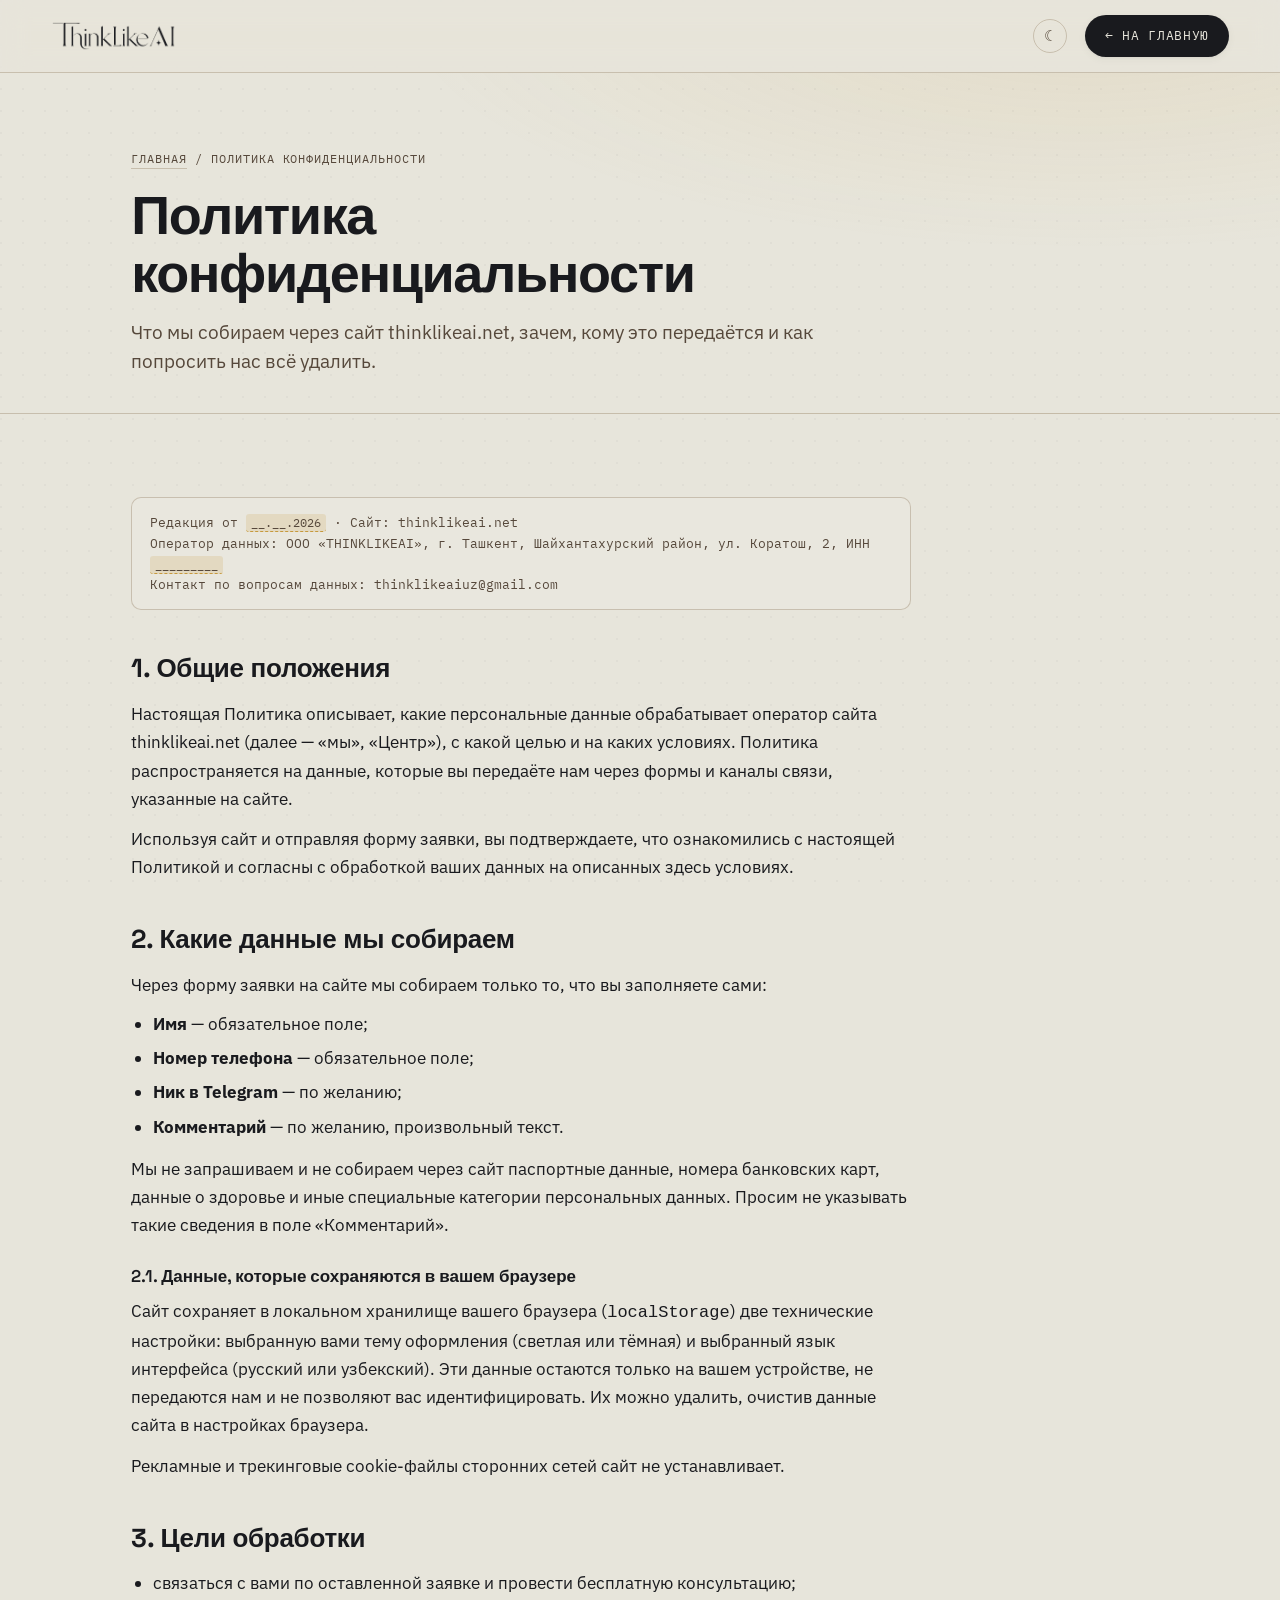
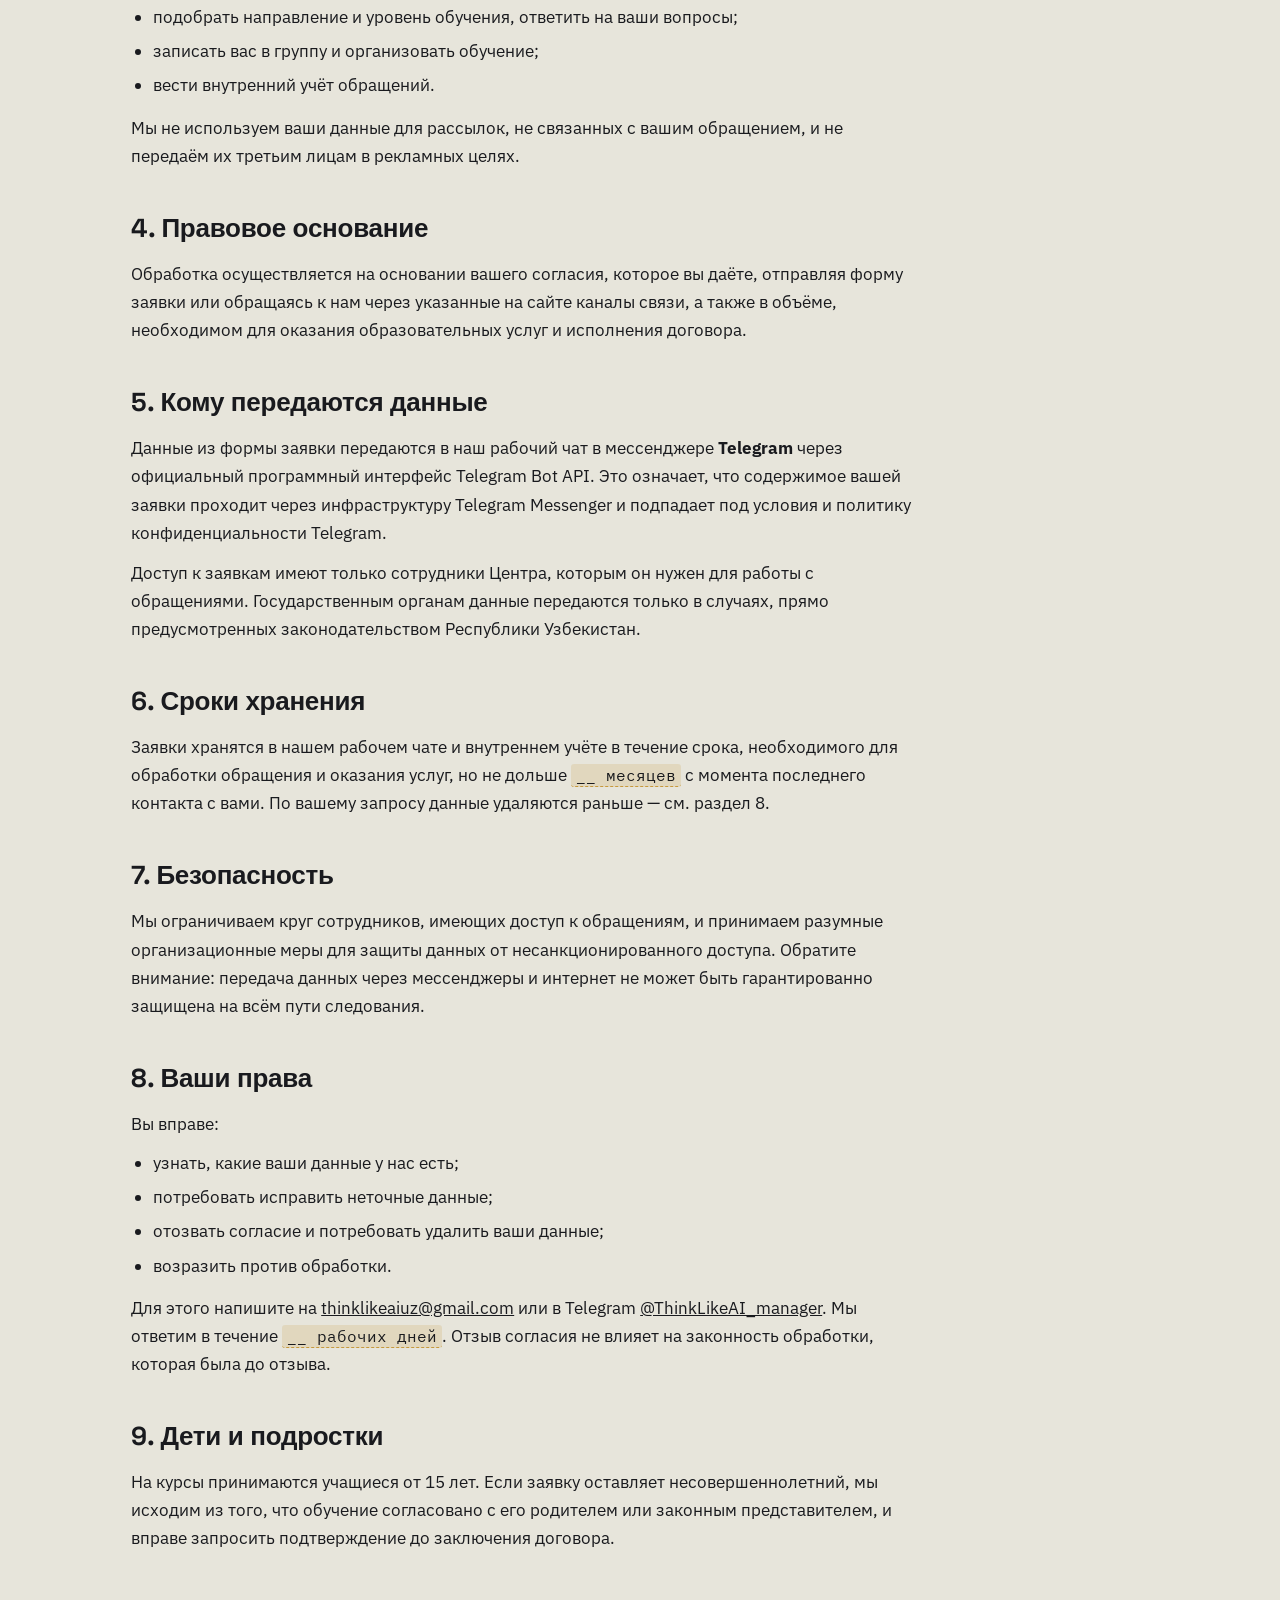
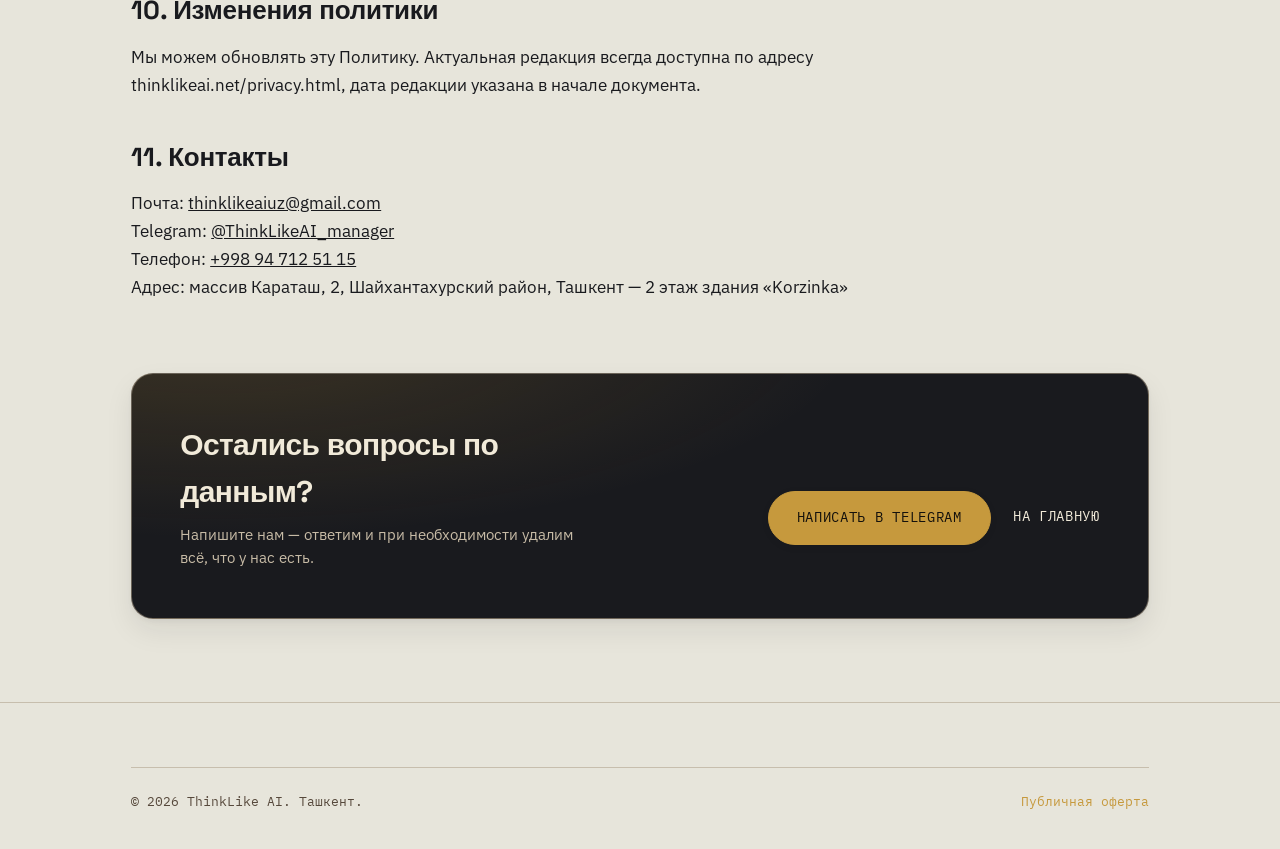
<file: privacy.html>
<!DOCTYPE html>
<html lang="ru">
<head>
<meta charset="UTF-8">
<meta name="viewport" content="width=device-width, initial-scale=1, maximum-scale=1">
<script>
(function () {
  try {
    localStorage.removeItem('thinklike-theme');
    var saved = localStorage.getItem('thinklike-theme-manual');
    var isDark = saved ? saved === 'dark' : window.matchMedia('(prefers-color-scheme: dark)').matches;
    if (isDark) document.documentElement.setAttribute('data-theme', 'dark');
  } catch (e) { /* ignore */ }
})();
</script>
<title>Политика конфиденциальности | ThinkLike AI</title>
<meta name="description" content="Политика конфиденциальности ThinkLike AI: какие данные собирает форма заявки, куда они передаются, сколько хранятся и как их удалить.">
<link rel="canonical" href="https://thinklikeai.net/privacy">
<meta name="robots" content="noindex, follow">

<link rel="preconnect" href="https://fonts.googleapis.com">
<link rel="preconnect" href="https://fonts.gstatic.com" crossorigin>
<link href="https://fonts.googleapis.com/css2?family=Space+Grotesk:wght@500;700&family=IBM+Plex+Sans:wght@400;500;600&family=IBM+Plex+Mono:wght@400;500&display=swap" rel="stylesheet">

<link rel="icon" href="favicon.ico" sizes="any">
<link rel="icon" type="image/png" sizes="16x16" href="favicon-16x16.png">
<link rel="icon" type="image/png" sizes="32x32" href="favicon-32x32.png">
<link rel="icon" type="image/png" sizes="48x48" href="favicon-48x48.png">
<link rel="apple-touch-icon" sizes="180x180" href="apple-touch-icon.png">
<link rel="manifest" href="site.webmanifest">

<link rel="stylesheet" href="style.css">
</head>
<body>

<nav class="nav">
  <div class="wrap">
    <a href="./" class="nav-mark" id="logoLink" aria-label="ThinkLike AI — на главную"><img src="logo-wordmark.png" alt="ThinkLike AI" class="nav-logo"></a>
    <div class="nav-right">
      <button id="themeToggle" class="theme-toggle" type="button" aria-pressed="false">
        <span class="theme-toggle-icon" aria-hidden="true">☾</span>
      </button>
      <a class="nav-cta" href="./">← На главную</a>
    </div>
  </div>
</nav>

<header class="page-hero">
  <div class="wrap">
    <nav class="crumbs" aria-label="breadcrumb">
      <a href="./">Главная</a>
      <span aria-hidden="true">/</span>
      <span>Политика конфиденциальности</span>
    </nav>
    <h1>Политика конфиденциальности</h1>
    <p class="page-lead">Что мы собираем через сайт thinklikeai.net, зачем, кому это передаётся и как попросить нас всё удалить.</p>
  </div>
</header>

<section>
  <div class="wrap">
    <div class="legal">

      <p class="legal-meta">
        Редакция от <span class="fillin">__.__.2026</span> · Сайт: thinklikeai.net<br>
        Оператор данных: ООО «THINKLIKEAI», г. Ташкент, Шайхантахурский район, ул. Коратош, 2, ИНН <span class="fillin">_________</span><br>
        Контакт по вопросам данных: thinklikeaiuz@gmail.com
      </p>

      <h2>1. Общие положения</h2>
      <p>Настоящая Политика описывает, какие персональные данные обрабатывает оператор сайта thinklikeai.net (далее — «мы», «Центр»), с какой целью и на каких условиях. Политика распространяется на данные, которые вы передаёте нам через формы и каналы связи, указанные на сайте.</p>
      <p>Используя сайт и отправляя форму заявки, вы подтверждаете, что ознакомились с настоящей Политикой и согласны с обработкой ваших данных на описанных здесь условиях.</p>

      <h2>2. Какие данные мы собираем</h2>
      <p>Через форму заявки на сайте мы собираем только то, что вы заполняете сами:</p>
      <ul>
        <li><strong>Имя</strong> — обязательное поле;</li>
        <li><strong>Номер телефона</strong> — обязательное поле;</li>
        <li><strong>Ник в Telegram</strong> — по желанию;</li>
        <li><strong>Комментарий</strong> — по желанию, произвольный текст.</li>
      </ul>
      <p>Мы не запрашиваем и не собираем через сайт паспортные данные, номера банковских карт, данные о здоровье и иные специальные категории персональных данных. Просим не указывать такие сведения в поле «Комментарий».</p>

      <h3>2.1. Данные, которые сохраняются в вашем браузере</h3>
      <p>Сайт сохраняет в локальном хранилище вашего браузера (<code>localStorage</code>) две технические настройки: выбранную вами тему оформления (светлая или тёмная) и выбранный язык интерфейса (русский или узбекский). Эти данные остаются только на вашем устройстве, не передаются нам и не позволяют вас идентифицировать. Их можно удалить, очистив данные сайта в настройках браузера.</p>
      <p>Рекламные и трекинговые cookie-файлы сторонних сетей сайт не устанавливает.</p>

      <h2>3. Цели обработки</h2>
      <ul>
        <li>связаться с вами по оставленной заявке и провести бесплатную консультацию;</li>
        <li>подобрать направление и уровень обучения, ответить на ваши вопросы;</li>
        <li>записать вас в группу и организовать обучение;</li>
        <li>вести внутренний учёт обращений.</li>
      </ul>
      <p>Мы не используем ваши данные для рассылок, не связанных с вашим обращением, и не передаём их третьим лицам в рекламных целях.</p>

      <h2>4. Правовое основание</h2>
      <p>Обработка осуществляется на основании вашего согласия, которое вы даёте, отправляя форму заявки или обращаясь к нам через указанные на сайте каналы связи, а также в объёме, необходимом для оказания образовательных услуг и исполнения договора.</p>

      <h2>5. Кому передаются данные</h2>
      <p>Данные из формы заявки передаются в наш рабочий чат в мессенджере <strong>Telegram</strong> через официальный программный интерфейс Telegram Bot API. Это означает, что содержимое вашей заявки проходит через инфраструктуру Telegram Messenger и подпадает под условия и политику конфиденциальности Telegram.</p>
      <p>Доступ к заявкам имеют только сотрудники Центра, которым он нужен для работы с обращениями. Государственным органам данные передаются только в случаях, прямо предусмотренных законодательством Республики Узбекистан.</p>

      <h2>6. Сроки хранения</h2>
      <p>Заявки хранятся в нашем рабочем чате и внутреннем учёте в течение срока, необходимого для обработки обращения и оказания услуг, но не дольше <span class="fillin">__ месяцев</span> с момента последнего контакта с вами. По вашему запросу данные удаляются раньше — см. раздел 8.</p>

      <h2>7. Безопасность</h2>
      <p>Мы ограничиваем круг сотрудников, имеющих доступ к обращениям, и принимаем разумные организационные меры для защиты данных от несанкционированного доступа. Обратите внимание: передача данных через мессенджеры и интернет не может быть гарантированно защищена на всём пути следования.</p>

      <h2>8. Ваши права</h2>
      <p>Вы вправе:</p>
      <ul>
        <li>узнать, какие ваши данные у нас есть;</li>
        <li>потребовать исправить неточные данные;</li>
        <li>отозвать согласие и потребовать удалить ваши данные;</li>
        <li>возразить против обработки.</li>
      </ul>
      <p>Для этого напишите на <a href="mailto:thinklikeaiuz@gmail.com">thinklikeaiuz@gmail.com</a> или в Telegram <a href="https://t.me/ThinkLikeAI_manager" target="_blank" rel="noopener">@ThinkLikeAI_manager</a>. Мы ответим в течение <span class="fillin">__ рабочих дней</span>. Отзыв согласия не влияет на законность обработки, которая была до отзыва.</p>

      <h2>9. Дети и подростки</h2>
      <p>На курсы принимаются учащиеся от 15 лет. Если заявку оставляет несовершеннолетний, мы исходим из того, что обучение согласовано с его родителем или законным представителем, и вправе запросить подтверждение до заключения договора.</p>

      <h2>10. Изменения политики</h2>
      <p>Мы можем обновлять эту Политику. Актуальная редакция всегда доступна по адресу thinklikeai.net/privacy.html, дата редакции указана в начале документа.</p>

      <h2>11. Контакты</h2>
      <p>
        Почта: <a href="mailto:thinklikeaiuz@gmail.com">thinklikeaiuz@gmail.com</a><br>
        Telegram: <a href="https://t.me/ThinkLikeAI_manager" target="_blank" rel="noopener">@ThinkLikeAI_manager</a><br>
        Телефон: <a href="tel:+998947125115">+998 94 712 51 15</a><br>
        Адрес: массив Караташ, 2, Шайхантахурский район, Ташкент — 2 этаж здания «Korzinka»
      </p>

    </div>

    <div class="page-cta">
      <div>
        <h2>Остались вопросы по данным?</h2>
        <p>Напишите нам — ответим и при необходимости удалим всё, что у нас есть.</p>
      </div>
      <div class="hero-row">
        <a class="btn-primary" href="https://t.me/ThinkLikeAI_manager" target="_blank" rel="noopener">Написать в Telegram</a>
        <a class="btn-ghost" href="./#apply">На главную</a>
      </div>
    </div>
  </div>
</section>

<footer>
  <div class="wrap">
    <div class="foot-row">
      <span>© <span id="year"></span> ThinkLike AI. Ташкент.</span>
      <a class="foot-apply" href="offer">Публичная оферта</a>
    </div>
  </div>
</footer>

<script src="script.js"></script>
</body>
</html>
</file>
<file: style.css>
/* ============================================================
   THINKLIKE AI — design tokens
   Official brand palette: Mulled Wine / Woodland / Antique Marble /
   Charcoal Smoke / Sandlight / Goat Milk
   ============================================================ */
:root{
  --paper:      #E7E5DB; /* Goat Milk */
  --paper-dim:  #C8C2B7; /* Antique Marble */
  --ink:        #191A1E; /* Charcoal Smoke */
  --ink-soft:   #56483B; /* Woodland */
  --line:       #AD9E89; /* Sandlight */
  --marker:     #C6993D; /* тёплое золото — как в тёмной теме, вместо Mulled Wine */
  --marker-ink: #14110C; /* тёмный текст поверх золота, для контраста */
  --signal:     #C6993D;
  --signal-2:   #9C7828; /* золото потемнее — hover-состояние */

  --display: 'Space Grotesk', 'Arial Narrow', sans-serif;
  --body:    'IBM Plex Sans', system-ui, sans-serif;
  --mono:    'IBM Plex Mono', 'Courier New', monospace;

  --core-muted:  #AD9E89;
  --core-muted2: #C8C2B7;
  --core-line:   #56483B;

  --max: 1120px;
  --pad: clamp(20px, 4vw, 64px);
}

*{ box-sizing:border-box; margin:0; padding:0; }

html{ scroll-behavior:smooth; }

body{
  background:var(--paper);
  color:var(--ink);
  font-family:var(--body);
  font-size:17px;
  line-height:1.55;
  -webkit-font-smoothing:antialiased;
}

@media (prefers-reduced-motion: reduce){
  html{ scroll-behavior:auto; }
  *{ animation-duration:0.01ms !important; transition-duration:0.01ms !important; }
}

a{ color:inherit; }
img{ max-width:100%; display:block; }

.wrap{
  max-width:var(--max);
  margin:0 auto;
  padding-left:var(--pad);
  padding-right:var(--pad);
}

/* subtle paper texture */
body::before{
  content:"";
  position:fixed; inset:0;
  pointer-events:none;
  z-index:0;
  background-image:
    radial-gradient(circle at 1px 1px, rgba(20,22,20,0.05) 1px, transparent 1px);
  background-size: 22px 22px;
  opacity:0.5;
}

/* ============================================================
   NAV
   ============================================================ */
.nav{
  position:sticky; top:0; z-index:50;
  background:rgba(241,238,226,0.86);
  backdrop-filter:blur(6px);
  border-bottom:1px solid var(--line);
}
.nav .wrap{
  display:flex; align-items:center; justify-content:space-between;
  height:72px;
  position:relative;
  max-width:1360px;
  gap:32px;
}
.nav-mark{
  font-family:var(--display);
  font-weight:700;
  font-size:20px;
  letter-spacing:-0.01em;
  display:flex; align-items:center; gap:8px;
  text-decoration:none;
  color:inherit;
  cursor:pointer;
}
.nav-logo{
  height:30px;
  width:auto;
  display:inline-block;
}
@media (max-width:480px){
  .nav-logo{ height:24px; }
}
.nav-links{
  display:flex; gap:24px;
  font-family:var(--mono);
  font-size:13px;
  text-transform:uppercase;
  letter-spacing:0.06em;
  margin-left:auto;
  margin-right:auto;
}
.nav-links a{ text-decoration:none; opacity:0.75; transition:opacity .15s; }
.nav-links a:hover{ opacity:1; }
.nav-cta{
  font-family:var(--mono);
  font-size:13px;
  text-transform:uppercase;
  letter-spacing:0.05em;
  background:var(--ink);
  color:var(--paper);
  padding:10px 18px;
  border-radius:2px;
  text-decoration:none;
  white-space:nowrap;
}
.nav-toggle{
  display:none;
  position:relative;
  width:40px;
  height:40px;
  background:none;
  border:none;
  cursor:pointer;
  padding:0;
  flex-shrink:0;
}
.nav-toggle span{
  position:absolute;
  left:7px;
  width:26px;
  height:2px;
  background:var(--ink);
  transition:transform .2s ease, opacity .2s ease;
}
.nav-toggle span:nth-child(1){ top:13px; }
.nav-toggle span:nth-child(2){ top:19px; }
.nav-toggle span:nth-child(3){ top:25px; }
.nav-toggle.is-open span:nth-child(1){ transform:translateY(6px) rotate(45deg); }
.nav-toggle.is-open span:nth-child(2){ opacity:0; }
.nav-toggle.is-open span:nth-child(3){ transform:translateY(-6px) rotate(-45deg); }

.float-cta{
  position:fixed;
  right:20px;
  bottom:20px;
  z-index:200;
  background:var(--signal);
  color:var(--marker-ink);
  font-family:var(--mono);
  font-size:13px;
  text-transform:uppercase;
  letter-spacing:0.05em;
  padding:14px 22px;
  border-radius:999px;
  text-decoration:none;
  box-shadow:0 8px 24px rgba(0,0,0,0.25);
  transition:transform .2s ease;
}
.float-cta:hover{ transform:translateY(-2px); }
@media (max-width:600px){ .float-cta{ right:14px; bottom:14px; padding:12px 18px; font-size:12px; } }

.nav-right{ display:flex; align-items:center; gap:18px; }

.lang-switch{
  display:flex;
  border:1px solid var(--line);
  border-radius:2px;
  overflow:hidden;
}
.lang-btn{
  font-family:var(--mono);
  font-size:12px;
  letter-spacing:0.04em;
  background:transparent;
  border:none;
  color:var(--ink-soft);
  padding:8px 10px;
  cursor:pointer;
  transition:background .15s, color .15s;
}
.lang-btn + .lang-btn{ border-left:1px solid var(--line); }
.lang-btn:hover{ color:var(--ink); }
.lang-btn.is-active{ background:var(--ink); color:var(--paper); }

@media (max-width:820px){
  .nav-toggle{ display:flex; }
  .nav-links{
    position:absolute;
    top:72px;
    left:0;
    right:0;
    flex-direction:column;
    gap:0;
    background:var(--paper);
    border-bottom:1px solid var(--line);
    max-height:0;
    overflow:hidden;
    opacity:0;
    transition:max-height .25s ease, opacity .2s ease;
  }
  .nav-links.is-open{ max-height:400px; opacity:1; }
  .nav-links a{
    padding:16px 24px;
    border-top:1px solid var(--line);
    opacity:1;
  }
  .nav-cta{ display:none; }
}
@media (max-width:560px){
  .float-cta{ display:none; }
}

/* ============================================================
   HERO
   ============================================================ */
.hero{
  position:relative;
  padding-top:clamp(64px,10vw,120px);
  padding-bottom:clamp(56px,8vw,96px);
  overflow:hidden;
}
.hero > .wrap{ position:relative; z-index:1; }

/* abstract ambient background — no photos, no fake people */
.hero-bg{
  position:absolute;
  inset:0;
  z-index:0;
  pointer-events:none;
}
.hero-video{
  position:absolute;
  inset:0;
  width:100%;
  height:100%;
  object-fit:cover;
  z-index:0;
}
.hero-scrim{
  position:absolute;
  inset:0;
  z-index:1;
  background:linear-gradient(180deg, var(--paper) 0%, rgba(231,229,219,0.88) 55%, var(--paper) 100%);
  opacity:0.9;
}
.hero-word{
  position:absolute;
  z-index:2;
  font-family:var(--mono);
  font-size:clamp(20px, 3vw, 34px);
  color:var(--ink-soft);
  opacity:0.14;
  white-space:nowrap;
  animation:heroWordFloat 9s ease-in-out infinite;
}
.hero-word:nth-child(2){ animation-delay:1.2s; animation-duration:11s; }
.hero-word:nth-child(3){ animation-delay:2.4s; animation-duration:8s; }
.hero-word:nth-child(4){ animation-delay:0.6s; animation-duration:10s; }
.hero-word:nth-child(5){ animation-delay:3s; animation-duration:12s; }
@keyframes heroWordFloat{
  0%,100%{ transform:translateY(0) rotate(-2deg); }
  50%{ transform:translateY(-14px) rotate(1deg); }
}
@media (prefers-reduced-motion: reduce){
  .hero-dots, .hero-word{ animation:none; }
}
@media (max-width:720px){
  .hero-word{ display:none; }
}

.eyebrow{
  font-family:var(--mono);
  font-size:13px;
  text-transform:uppercase;
  letter-spacing:0.12em;
  color:var(--ink-soft);
  display:flex; align-items:center; gap:10px;
  margin-bottom:22px;
}
.eyebrow::before{
  content:"";
  width:26px; height:1px;
  background:var(--ink-soft);
  display:inline-block;
}

.hero h1{
  font-family:var(--display);
  font-weight:800;
  font-size:clamp(40px, 7.2vw, 96px);
  line-height:1.18;
  letter-spacing:-0.02em;
  max-width:18ch;
}

/* signature highlighter-mark treatment — раньше была сплошная плашка
   (фон-маркер + светлый текст), теперь фона нет: сама буква красится
   в цвет маркера. Вместо одной большой размытой тени (она смазывала
   тонкие штрихи жирного шрифта в кашу) — тонкий чёткий контур из
   нескольких резких теней-сдвигов плюс лёгкая мягкая тень для глубины. */
mark{
  background:transparent;
  color:#F5F1E6;
  padding:0;
  border-radius:0;
  text-shadow:
    -1px -1px 0 rgba(0,0,0,0.85),
     1px -1px 0 rgba(0,0,0,0.85),
    -1px  1px 0 rgba(0,0,0,0.85),
     1px  1px 0 rgba(0,0,0,0.85),
     0 3px 8px rgba(0,0,0,0.55);
}

/* Обычный текст заголовка — раньше была сплошная светлая плашка под
   тёмными буквами; теперь фона нет вовсе — буквы сами белые/светлые
   (независимо от темы сайта, потому что должны читаться поверх одного
   и того же видео что в светлой, что в тёмной теме). Тот же чёткий
   контур вместо смазанного размытия. */
.hero h1 .plate{
  background:transparent;
  color:var(--marker);
  padding:0;
  border-radius:0;
  text-shadow:
    -1px -1px 0 rgba(0,0,0,0.8),
     1px -1px 0 rgba(0,0,0,0.8),
    -1px  1px 0 rgba(0,0,0,0.8),
     1px  1px 0 rgba(0,0,0,0.8),
     0 3px 10px rgba(0,0,0,0.6);
}

.hero-sub{
  margin-top:28px;
  max-width:56ch;
  font-size:19px;
  color:var(--ink-soft);
}

.hero-row{
  margin-top:44px;
  display:flex;
  align-items:center;
  gap:24px;
  flex-wrap:wrap;
}

.btn-primary{
  font-family:var(--mono);
  font-size:14px;
  text-transform:uppercase;
  letter-spacing:0.05em;
  background:var(--signal);
  color:var(--marker-ink);
  padding:16px 26px;
  border-radius:2px;
  text-decoration:none;
  border:1px solid var(--signal);
  transition:background .15s, color .15s;
}
.btn-primary:hover{ background:transparent; color:var(--signal); }

.btn-ghost{
  font-family:var(--mono);
  font-size:14px;
  text-transform:uppercase;
  letter-spacing:0.05em;
  text-decoration:none;
  border-bottom:1px solid var(--ink);
  padding-bottom:2px;
}

.hero-meta{
  margin-top:56px;
  display:grid;
  grid-template-columns:repeat(3,auto);
  gap:clamp(24px,5vw,64px);
  font-family:var(--mono);
  font-size:13px;
  /* фиксированный светлый цвет, не завязан на тему сайта — этот блок
     лежит поверх видео в Hero и должен читаться что на светлой,
     что на тёмной странице, как остальной текст в Hero. */
  color:#F5F1E6;
  border-top:1px solid rgba(245,241,230,0.35);
  padding-top:20px;
  text-shadow:
    -1px -1px 0 rgba(0,0,0,0.7),
     1px -1px 0 rgba(0,0,0,0.7),
    -1px  1px 0 rgba(0,0,0,0.7),
     1px  1px 0 rgba(0,0,0,0.7),
     0 2px 6px rgba(0,0,0,0.5);
}
.hero-meta b{
  display:block;
  font-family:var(--display);
  font-size:26px;
  color:#F5F1E6;
  font-weight:700;
  text-shadow:
    -1px -1px 0 rgba(0,0,0,0.75),
     1px -1px 0 rgba(0,0,0,0.75),
    -1px  1px 0 rgba(0,0,0,0.75),
     1px  1px 0 rgba(0,0,0,0.75),
     0 2px 8px rgba(0,0,0,0.55);
}
@media (max-width:600px){
  .hero-meta{ grid-template-columns:1fr 1fr; }
}

/* ============================================================
   SECTION helpers
   ============================================================ */
section{ position:relative; padding:clamp(56px,9vw,120px) 0; }
.section-head{
  display:flex;
  justify-content:space-between;
  align-items:flex-end;
  gap:24px;
  margin-bottom:clamp(36px,6vw,64px);
  border-bottom:1px solid var(--line);
  padding-bottom:22px;
}
.section-head h2{
  font-family:var(--display);
  font-weight:700;
  font-size:clamp(28px,4vw,44px);
  letter-spacing:-0.01em;
}
.section-num{
  font-family:var(--mono);
  font-size:13px;
  color:var(--ink-soft);
  white-space:nowrap;
}

/* ============================================================
   PHILOSOPHY — index cards
   ============================================================ */
.cards{
  display:grid;
  grid-template-columns:repeat(4,1fr);
  gap:20px;
}
@media (max-width:960px){ .cards{ grid-template-columns:repeat(2,1fr); } }
@media (max-width:560px){ .cards{ grid-template-columns:1fr; } }

.card{
  background:var(--paper-dim);
  border:1px solid var(--line);
  border-radius:2px;
  padding:26px 22px 28px;
  position:relative;
  transition:transform .2s ease;
}
.card:nth-child(odd){ transform:rotate(-0.6deg); }
.card:nth-child(even){ transform:rotate(0.5deg); }
.card:hover{ transform:rotate(0deg) translateY(-3px); }

.card .pin{
  position:absolute; top:14px; right:16px;
  width:8px; height:8px; border-radius:50%;
  background:var(--signal);
}
.card .num{
  font-family:var(--mono);
  font-size:13px;
  color:var(--ink-soft);
  display:block;
  margin-bottom:14px;
}
.card p{
  font-family:var(--display);
  font-size:19px;
  font-weight:500;
  line-height:1.3;
}
.card p.no{ color:var(--ink-soft); font-weight:400; font-size:16px; margin-top:8px; font-family:var(--body); }

/* ============================================================
   MANIFESTO — full-bleed pull-quote (rhythm break between
   philosophy grid and about split-layout)
   ============================================================ */
#manifesto{
  background:var(--ink);
  color:var(--paper);
  padding:clamp(64px,11vw,128px) 0;
  text-align:center;
}
#manifesto .wrap{ max-width:820px; }
#manifesto .quote-mark{
  display:block;
  font-family:var(--display);
  font-size:clamp(56px,8vw,96px);
  line-height:1;
  color:var(--marker);
  margin-bottom:8px;
  font-weight:700;
}
#manifesto blockquote{
  font-family:var(--display);
  font-weight:700;
  font-size:clamp(26px,4.4vw,48px);
  line-height:1.28;
  letter-spacing:-0.01em;
  margin:0;
}

/* ============================================================
   ABOUT / VALUES row
   ============================================================ */
.split{
  display:grid;
  grid-template-columns:1fr 1fr;
  gap:clamp(32px,6vw,80px);
  align-items:start;
}
@media (max-width:820px){ .split{ grid-template-columns:1fr; } }

.split .lead{
  font-family:var(--display);
  font-size:clamp(22px,2.6vw,30px);
  line-height:1.3;
  font-weight:500;
}
.list-plain{ list-style:none; }
.list-plain li{
  padding:18px 0;
  border-top:1px solid var(--line);
  display:grid;
  grid-template-columns:2em 1fr;
  gap:14px;
}
.list-plain li:last-child{ border-bottom:1px solid var(--line); }
.list-plain span.k{
  font-family:var(--mono);
  color:var(--ink-soft);
  font-size:13px;
  padding-top:3px;
}
.list-plain strong{ font-family:var(--display); font-weight:600; }

/* directions (2 tracks, each with 3 levels) */
.direction{ margin-bottom:48px; }
.direction:last-child{ margin-bottom:0; }
.direction-head{ margin-bottom:20px; }
.direction-photo{
  display:block;
  width:100%;
  max-width:640px;
  height:220px;
  object-fit:cover;
  border-radius:10px;
  margin-bottom:20px;
  filter:grayscale(30%);
}
.direction-head h3{
  font-family:var(--display);
  font-size:24px;
  font-weight:700;
}
.direction-head p{
  margin-top:6px;
  color:var(--ink-soft);
  max-width:60ch;
}

.filter-tabs{ display:flex; gap:10px; margin-bottom:28px; flex-wrap:wrap; }
.filter-tab{
  font-family:var(--mono);
  font-size:13px;
  padding:8px 16px;
  border:1px solid var(--line);
  border-radius:999px;
  background:none;
  color:var(--ink-soft);
  cursor:pointer;
  transition:all .15s ease;
}
.filter-tab:hover{ border-color:var(--signal); color:var(--ink); }
.filter-tab.is-active{ background:var(--ink); color:var(--paper); border-color:var(--ink); }

.levels{
  display:grid;
  grid-template-columns:repeat(3,1fr);
  gap:1px;
  background:var(--line);
  border:1px solid var(--line);
}
@media (max-width:820px){ .levels{ grid-template-columns:1fr; } }

.level{
  background:var(--paper);
  padding:34px 28px;
  display:flex;
  flex-direction:column;
  min-height:340px;
}
.level .tag{
  font-family:var(--mono);
  font-size:12px;
  text-transform:uppercase;
  letter-spacing:0.08em;
  color:var(--ink-soft);
}
.level p{ margin-top:14px; color:var(--ink-soft); flex-grow:1; }
.level .tools{
  margin-top:10px;
  font-family:var(--mono);
  font-size:12.5px;
  color:var(--signal);
}
.level p.objection{
  flex-grow:0;
  margin-top:12px;
  padding:12px 14px;
  border-left:2px solid var(--signal);
  background:var(--paper-dim);
  color:var(--ink);
  font-size:14px;
  line-height:1.5;
}
.level.is-core p.objection{
  border-left-color:var(--marker);
  background:rgba(255,255,255,0.06);
  color:var(--paper);
}
.level .who{
  margin-top:20px;
  font-family:var(--mono);
  font-size:12.5px;
  border-top:1px solid var(--line);
  padding-top:14px;
  color:var(--ink-soft);
}
.level.is-core{ background:var(--ink); color:var(--paper); }
.level.is-core .tag,
.level.is-core p,
.level.is-core .tools,
.level.is-core .who{ color:var(--core-muted); }
.level.is-core .who{ border-top-color:var(--core-line); }
.levels.price-grid .level{ min-height:auto; }

/* AI-test quiz */
#ai-test .wrap{ padding-top:0; padding-bottom:56px; }
.quiz-card{
  max-width:640px;
  margin:0 auto;
  background:var(--ink);
  color:var(--paper);
  border-radius:10px;
  padding:40px 36px;
  text-align:center;
}
.quiz-card h2{ font-family:var(--display); font-size:28px; font-weight:700; margin-bottom:12px; }
.quiz-card > div > p{ color:var(--core-muted); max-width:48ch; margin:0 auto 24px; }
.quiz-progress{ font-family:var(--mono); font-size:12px; color:var(--core-muted); margin-bottom:14px; }
#quizQText{ font-family:var(--display); font-size:20px; font-weight:700; margin-bottom:20px; }
.quiz-options{ display:flex; flex-direction:column; gap:10px; }
.quiz-option{
  background:rgba(255,255,255,0.06);
  border:1px solid var(--core-line);
  color:var(--paper);
  padding:14px 18px;
  border-radius:10px;
  text-align:left;
  font-size:15px;
  cursor:pointer;
  transition:background .15s ease;
}
.quiz-option:hover{ background:rgba(255,255,255,0.12); }
.quiz-tag{
  display:inline-block;
  font-family:var(--mono);
  font-size:12px;
  text-transform:uppercase;
  letter-spacing:0.08em;
  color:var(--marker);
  border:1px solid var(--marker);
  border-radius:999px;
  padding:3px 12px;
  margin-bottom:14px;
}
#quizResult h3{ font-family:var(--display); font-size:24px; font-weight:700; margin-bottom:12px; }
#quizResult p{ color:var(--core-muted); margin-bottom:24px; }
.quiz-result-row{ display:flex; gap:14px; justify-content:center; flex-wrap:wrap; }
.quiz-card .btn-ghost{ border-color:var(--core-line); color:var(--paper); }

/* icon grid — formats / outcomes */
.icon-grid{
  display:grid;
  grid-template-columns:repeat(4,1fr);
  gap:1px;
  background:var(--line);
  border:1px solid var(--line);
}
@media (max-width:900px){ .icon-grid{ grid-template-columns:repeat(2,1fr); } }
@media (max-width:520px){ .icon-grid{ grid-template-columns:1fr; } }
.icon-card{
  background:var(--paper);
  padding:32px 26px;
}
.icon-mark{
  display:inline-block;
  font-family:var(--mono);
  font-size:13px;
  color:var(--signal);
  border:1px solid var(--signal);
  border-radius:999px;
  padding:3px 10px;
  margin-bottom:16px;
}
.icon-card h4{
  font-family:var(--display);
  font-size:18px;
  font-weight:700;
  margin-bottom:8px;
}
.icon-card p{ color:var(--ink-soft); font-size:14.5px; }

/* pricing */
.price-note{
  color:var(--ink-soft);
  max-width:60ch;
  margin-bottom:32px;
  font-size:15px;
  border-left:2px solid var(--marker);
  padding-left:14px;
}
.location-card{
  margin-top:32px;
  max-width:520px;
  border:1px solid var(--line);
  border-radius:10px;
  overflow:hidden;
  background:var(--paper);
}
.location-card-photo{ height:320px; overflow:hidden; }
.location-card-photo img{ display:block; width:100%; height:100%; object-fit:cover; }
.location-card-body{ padding:28px 26px 30px; }
.location-card-body h3{
  font-family:var(--display);
  font-size:22px;
  font-weight:700;
  margin-bottom:12px;
}
.location-address{ color:var(--ink); font-size:15px; margin-bottom:10px; }
.location-landmarks{ color:var(--ink-soft); font-size:14px; margin-bottom:20px; }
.location-card-body .btn-ghost{ display:inline-block; }

.price{
  display:flex;
  align-items:baseline;
  gap:8px;
  margin-top:16px;
}
.price-num{
  font-family:var(--display);
  font-size:30px;
  font-weight:700;
}
.price-cur{
  font-family:var(--mono);
  font-size:13px;
  color:var(--ink-soft);
}
.program.is-core .price-cur{ color:var(--core-muted); }
.price-list{
  list-style:none;
  margin:20px 0 24px;
  flex-grow:1;
}
.price-list li{
  font-size:14.5px;
  color:var(--ink-soft);
  padding:8px 0;
  border-top:1px solid var(--line);
}
.price-list li:first-child{ border-top:none; }
.program.is-core .price-list li{ border-top-color:var(--core-line); color:var(--core-muted2); }
.price-grid .btn-primary,
.price-grid .btn-ghost{ align-self:flex-start; }

/* ============================================================
   PROCESS steps (real sequence → numbering justified)
   ============================================================ */
.steps{ display:flex; flex-direction:column; }
.step{
  display:grid;
  grid-template-columns:80px 1fr;
  gap:24px;
  padding:26px 0;
  border-top:1px solid var(--line);
}
.step:last-child{ border-bottom:1px solid var(--line); }
.step .n{
  font-family:var(--mono);
  font-size:14px;
  color:var(--ink-soft);
  padding-top:4px;
}
.step h4{
  font-family:var(--display);
  font-size:20px;
  font-weight:600;
  margin-bottom:6px;
}
.step p{ color:var(--ink-soft); max-width:60ch; }

/* ============================================================
   FAQ accordion
   ============================================================ */
.faq-list{ max-width:760px; }
.faq-item{
  border-top:1px solid var(--line);
}
.faq-item:last-child{ border-bottom:1px solid var(--line); }
.faq-item summary{
  list-style:none;
  cursor:pointer;
  padding:22px 40px 22px 0;
  position:relative;
  font-family:var(--display);
  font-size:18px;
  font-weight:600;
  line-height:1.4;
}
.faq-item summary::-webkit-details-marker{ display:none; }
.faq-item summary::after{
  content:"+";
  position:absolute;
  right:2px;
  top:20px;
  font-family:var(--mono);
  font-size:20px;
  font-weight:400;
  color:var(--signal);
  transition:transform .2s ease;
}
.faq-item[open] summary::after{ transform:rotate(45deg); }
.faq-item summary:hover{ color:var(--signal); }
.faq-item p{
  padding:0 40px 24px 0;
  color:var(--ink-soft);
  max-width:68ch;
  font-size:15.5px;
  line-height:1.6;
}

/* ============================================================
   APPLY FORM
   ============================================================ */
.apply-grid{
  display:grid;
  grid-template-columns:1.4fr 1fr;
  gap:clamp(28px,5vw,64px);
  margin-bottom:clamp(48px,7vw,88px);
}
@media (max-width:820px){ .apply-grid{ grid-template-columns:1fr; } }

.apply-form{
  background:var(--paper-dim);
  border:1px solid var(--line);
  padding:clamp(24px,4vw,40px);
  display:flex;
  flex-direction:column;
  gap:18px;
}
.apply-form label{
  display:flex;
  flex-direction:column;
  gap:8px;
  font-family:var(--mono);
  font-size:12.5px;
  text-transform:uppercase;
  letter-spacing:0.05em;
  color:var(--ink-soft);
}
.apply-form input,
.apply-form select,
.apply-form textarea{
  font-family:var(--body);
  font-size:16px;
  color:var(--ink);
  background:var(--paper);
  border:1px solid var(--line);
  border-radius:2px;
  padding:12px 14px;
  text-transform:none;
  letter-spacing:normal;
}
.apply-form input:focus,
.apply-form select:focus,
.apply-form textarea:focus{
  outline:2px solid var(--signal);
  outline-offset:1px;
}
.apply-form textarea{ resize:vertical; }
.apply-form button{ margin-top:6px; cursor:pointer; align-self:flex-start; }
.apply-hint{
  font-family:var(--body);
  font-size:13px;
  color:var(--ink-soft);
  text-transform:none;
  letter-spacing:normal;
  margin-top:-6px;
}
.apply-form.is-sent .apply-hint{ color:var(--signal); font-weight:600; }
.apply-form.is-sent .apply-hint::after{ content:" Готово — заявка отправлена, мы скоро свяжемся."; }
.apply-form.is-error .apply-hint{ color:#c0392b; font-weight:600; }
.apply-form.is-error .apply-hint::after{ content:" Не получилось отправить — попробуйте ещё раз или напишите нам напрямую."; }

.apply-side{
  display:flex;
  flex-direction:column;
  gap:14px;
  padding-top:6px;
}
.apply-side .lead{
  font-family:var(--display);
  font-size:20px;
  font-weight:600;
}
.apply-tg{ align-self:flex-start; }
.apply-note{ color:var(--ink-soft); font-size:14px; }

.contact-list{
  list-style:none;
  display:flex;
  flex-direction:column;
  gap:10px;
  padding:0;
  margin:0;
}
.contact-list li{
  display:flex;
  align-items:baseline;
  gap:10px;
  font-size:15px;
}
.contact-list a{
  color:var(--ink);
  text-decoration:underline;
  text-underline-offset:3px;
}
.contact-k{
  font-family:var(--mono);
  font-size:12px;
  text-transform:uppercase;
  letter-spacing:0.05em;
  color:var(--ink-soft);
  min-width:64px;
}

/* toast notification */
.toast{
  position:fixed;
  top:20px;
  left:50%;
  transform:translateX(-50%) translateY(-140%);
  z-index:1000;
  display:flex;
  align-items:center;
  gap:10px;
  background:var(--ink);
  color:var(--paper);
  padding:14px 20px;
  border-radius:10px;
  box-shadow:0 10px 30px rgba(0,0,0,0.25);
  font-size:15px;
  font-weight:500;
  opacity:0;
  transition:transform .35s cubic-bezier(.2,.8,.2,1), opacity .35s ease;
  pointer-events:none;
  max-width:calc(100vw - 32px);
}
.toast.is-visible{
  transform:translateX(-50%) translateY(0);
  opacity:1;
}
.toast-icon{
  display:flex;
  align-items:center;
  justify-content:center;
  width:22px;
  height:22px;
  border-radius:50%;
  background:var(--signal);
  color:var(--marker-ink);
  font-size:13px;
  flex-shrink:0;
}
.toast.is-error .toast-icon{
  background:#c0392b;
}

/* smooth color transitions (kept as a small polish touch) */
body, header, section, footer, .card, .program, .apply-form{
  transition: background-color .25s ease, color .25s ease, border-color .25s ease;
}


/* ============================================================
   CTA / FOOTER
   ============================================================ */
.cta{
  background:var(--ink);
  color:var(--paper);
  border-radius:2px;
  padding:clamp(40px,7vw,80px) clamp(28px,6vw,64px);
  display:flex;
  justify-content:center;
  align-items:center;
  text-align:center;
  margin-bottom:48px;
}
.cta h2{
  font-family:var(--display);
  font-size:clamp(26px,3.6vw,42px);
  max-width:20ch;
  font-weight:700;
}
.cta .btn-primary{ background:var(--marker); color:var(--marker-ink); border-color:var(--marker); }
.cta .btn-primary:hover{ background:transparent; color:var(--marker); }

footer{ padding:64px 0 40px; }
.foot-grid{
  display:grid;
  grid-template-columns:1.4fr 1fr 1fr;
  gap:32px;
  padding-bottom:32px;
}
@media (max-width:700px){ .foot-grid{ grid-template-columns:1fr; gap:28px; } }
.foot-brand .foot-logo{ font-family:var(--display); font-weight:700; font-size:20px; display:block; margin-bottom:10px; }
.foot-brand p{ color:var(--ink-soft); font-size:14px; max-width:32ch; }
.foot-col h5{ font-family:var(--mono); font-size:12px; text-transform:uppercase; letter-spacing:0.08em; color:var(--ink-soft); margin-bottom:12px; }
.foot-col a, .foot-col span{ display:block; font-size:14.5px; margin-bottom:8px; color:var(--ink); text-decoration:none; }
.foot-col a:hover{ text-decoration:underline; }
.foot-col span{ color:var(--ink-soft); }
.foot-row{
  display:flex; justify-content:space-between; align-items:center;
  flex-wrap:wrap; gap:16px;
  font-family:var(--mono);
  font-size:12.5px;
  color:var(--ink-soft);
  padding-top:24px;
  border-top:1px solid var(--line);
}
.foot-apply{ text-decoration:none; color:var(--signal); }
.foot-apply:hover{ text-decoration:underline; }

/* fade-in on scroll */
.reveal{
  opacity:0;
  transform:translateY(14px);
  transition:opacity .6s ease, transform .6s ease;
}
.reveal.in{ opacity:1; transform:translateY(0); }
/* ============================================================
   THINKLIKE AI — interactive layer
   Подключать ПОСЛЕ style.css:
   <link rel="stylesheet" href="style.css">
   <link rel="stylesheet" href="interactive.css">
   ============================================================ */

:root{
  /* единый язык движения — все анимации ссылаются сюда */
  --ease-out:  cubic-bezier(.2, .8, .2, 1);
  --ease-in:   cubic-bezier(.6, 0, .8, .2);
  --t-fast:    .18s;
  --t-base:    .32s;
  --t-slow:    .6s;
}

/* ============================================================
   01 — КНОПКИ: заливка чернилами от курсора
   ============================================================ */
.btn-primary,
.btn-ghost,
.nav-cta,
.float-cta,
.filter-tab,
.lang-btn,
.quiz-option{
  position:relative;
  overflow:hidden;
  isolation:isolate;
  transition:color var(--t-base) var(--ease-out),
             border-color var(--t-base) var(--ease-out),
             transform var(--t-fast) var(--ease-out);
}

/* пятно заливки: растёт из точки курсора (--mx/--my ставит JS) */
.btn-primary::before,
.btn-ghost::before,
.nav-cta::before,
.float-cta::before,
.filter-tab::before,
.quiz-option::before{
  content:"";
  position:absolute;
  left:var(--mx, 50%);
  top:var(--my, 50%);
  width:0;
  height:0;
  border-radius:50%;
  transform:translate(-50%, -50%);
  background:var(--signal);
  transition:width var(--t-base) var(--ease-out),
             height var(--t-base) var(--ease-out);
  z-index:-1;
}

.btn-primary:hover::before,
.btn-ghost:hover::before,
.nav-cta:hover::before,
.float-cta:hover::before,
.filter-tab:hover::before,
.quiz-option:hover::before{
  width:260%;
  height:260%;
}

/* .btn-primary уже залит — у него заливка светлеет до Goat Milk */
.btn-primary::before{ background:var(--paper); }
.btn-primary:hover{ color:var(--signal); background:var(--signal); }

.btn-ghost:hover,
.nav-cta:hover,
.float-cta:hover,
.filter-tab:hover{ color:var(--marker-ink); border-color:var(--signal); }

/* квиз-карточка тёмная — там заливка светлая */
.quiz-option::before{ background:rgba(231,229,219,0.16); }

/* нажатие — общее для всех */
.btn-primary:active,
.btn-ghost:active,
.nav-cta:active,
.float-cta:active,
.filter-tab:active,
.quiz-option:active{ transform:scale(.975); }

.float-cta:hover{ transform:translateY(-3px); }
.float-cta:active{ transform:translateY(-1px) scale(.975); }

/* язык — простой переключатель, без заливки */
.lang-btn{ transition:background var(--t-fast) var(--ease-out), color var(--t-fast) var(--ease-out); }

/* ============================================================
   02 — ФОКУС С КЛАВИАТУРЫ (доступность)
   ============================================================ */
a:focus-visible,
button:focus-visible,
input:focus-visible,
textarea:focus-visible,
summary:focus-visible{
  outline:2px solid var(--signal);
  outline-offset:3px;
  border-radius:2px;
}

/* ============================================================
   03 — ПРОГРЕСС ЧТЕНИЯ
   ============================================================ */
.read-progress{
  position:fixed;
  top:0; left:0;
  height:2px;
  width:100%;
  transform:scaleX(0);
  transform-origin:0 50%;
  background:var(--signal);
  z-index:120;
  pointer-events:none;
}

/* ============================================================
   04 — НАВИГАЦИЯ: активный раздел
   ============================================================ */
.nav-links a{
  position:relative;
  padding-bottom:2px;
  transition:opacity var(--t-fast) var(--ease-out);
}
.nav-links a::after{
  content:"";
  position:absolute;
  left:0; bottom:0;
  height:1px;
  width:100%;
  background:var(--signal);
  transform:scaleX(0);
  transform-origin:100% 50%;
  transition:transform var(--t-base) var(--ease-out);
}
.nav-links a:hover::after,
.nav-links a.is-current::after{
  transform:scaleX(1);
  transform-origin:0 50%;
}
.nav-links a.is-current{ opacity:1; color:var(--signal); }

/* шапка уплотняется после скролла */
.nav{ transition:box-shadow var(--t-base) var(--ease-out), backdrop-filter var(--t-base); }
.nav.is-stuck{ box-shadow:0 1px 0 rgba(25,26,30,0.10); backdrop-filter:saturate(1.1) blur(8px); }

/* ============================================================
   05 — HERO: печатающийся вопрос
   ============================================================ */
.hero-prompt{
  font-family:var(--mono);
  font-size:clamp(15px, 2vw, 19px);
  color:#F5F1E6;
  margin-top:18px;
  min-height:1.6em;
  letter-spacing:0.01em;
  text-shadow:
    -1px -1px 0 rgba(0,0,0,0.75),
     1px -1px 0 rgba(0,0,0,0.75),
    -1px  1px 0 rgba(0,0,0,0.75),
     1px  1px 0 rgba(0,0,0,0.75),
     0 2px 6px rgba(0,0,0,0.5);
}
.hero-prompt .caret{
  display:inline-block;
  width:0.6ch;
  margin-left:2px;
  background:var(--signal);
  animation:caretBlink 1.05s steps(1) infinite;
  vertical-align:-0.12em;
  height:1.05em;
}
@keyframes caretBlink{ 0%,50%{opacity:1;} 51%,100%{opacity:0;} }

/* ============================================================
   06 — REVEAL: появление по очереди
   ============================================================ */
.reveal{ transition:opacity var(--t-slow) var(--ease-out), transform var(--t-slow) var(--ease-out); }
.cards .reveal,
.icon-grid .reveal,
.levels .reveal,
.steps .reveal,
.faq-list .reveal{ transition-delay:calc(var(--i, 0) * 70ms); }

/* ============================================================
   07 — КАРТОЧКИ ФИЛОСОФИИ: наклон к курсору
   ============================================================ */
.card{
  transform-style:preserve-3d;
  transition:transform var(--t-base) var(--ease-out), box-shadow var(--t-base) var(--ease-out);
}
.card:hover{
  box-shadow:0 14px 34px -18px rgba(25,26,30,0.45);
}
.card .pin{ transition:transform var(--t-base) var(--ease-out); }
.card:hover .pin{ transform:scale(1.25); }

/* ============================================================
   08 — УРОВНИ КУРСОВ
   ============================================================ */
.level{
  transition:transform var(--t-base) var(--ease-out),
             box-shadow var(--t-base) var(--ease-out),
             border-color var(--t-base) var(--ease-out);
}
.level:hover{
  transform:translateY(-4px);
  box-shadow:0 18px 40px -22px rgba(25,26,30,0.5);
}
.level .tag{ transition:letter-spacing var(--t-base) var(--ease-out); }
.level:hover .tag{ letter-spacing:0.14em; }

/* карточка «уходит» при фильтрации, а не исчезает рывком */
.direction[data-track]{
  transition:opacity var(--t-base) var(--ease-out), transform var(--t-base) var(--ease-out);
}
.direction.is-filtered-out{
  opacity:0;
  transform:translateY(10px);
  pointer-events:none;
}

/* ============================================================
   09 — FAQ: плавное раскрытие
   ============================================================ */
.faq-item{ transition:border-color var(--t-base) var(--ease-out); }
.faq-item summary{ transition:color var(--t-fast) var(--ease-out); cursor:pointer; }
.faq-item .faq-answer{
  display:grid;
  grid-template-rows:0fr;
  transition:grid-template-rows var(--t-base) var(--ease-out);
}
.faq-item.is-open .faq-answer{ grid-template-rows:1fr; }
.faq-item .faq-answer > div{ overflow:hidden; }

/* ============================================================
   10 — ФОРМА: живые подписи и состояния
   ============================================================ */
.apply-form label{ position:relative; display:block; }
.apply-form input,
.apply-form textarea{
  transition:border-color var(--t-fast) var(--ease-out),
             box-shadow var(--t-fast) var(--ease-out),
             background var(--t-fast) var(--ease-out);
}
.apply-form input:focus,
.apply-form textarea:focus{
  border-color:var(--signal);
  box-shadow:0 0 0 3px rgba(73,17,11,0.10);
  outline:none;
}
.apply-form .is-invalid{
  border-color:var(--signal);
  animation:fieldShake .32s var(--ease-out);
}
@keyframes fieldShake{
  0%,100%{ transform:translateX(0); }
  25%{ transform:translateX(-4px); }
  75%{ transform:translateX(4px); }
}
.apply-form .field-error{
  display:block;
  font-family:var(--mono);
  font-size:12px;
  color:var(--signal);
  margin-top:6px;
}

/* кнопка отправки в работе */
.btn-primary.is-busy{ pointer-events:none; opacity:0.75; }
.btn-primary.is-busy::after{
  content:"";
  display:inline-block;
  width:11px; height:11px;
  margin-left:9px;
  border:2px solid currentColor;
  border-top-color:transparent;
  border-radius:50%;
  vertical-align:-1px;
  animation:spin .7s linear infinite;
}
@keyframes spin{ to{ transform:rotate(360deg); } }

/* ============================================================
   11 — ЦИФРЫ: счёт от нуля
   ============================================================ */
.price-num,
.hero-meta b{ font-variant-numeric:tabular-nums; }

/* ============================================================
   12 — ССЫЛКИ В ТЕКСТЕ
   ============================================================ */
.contact-list a,
.foot-col a{
  background-image:linear-gradient(var(--signal), var(--signal));
  background-size:0% 1px;
  background-position:0 100%;
  background-repeat:no-repeat;
  text-decoration:none;
  transition:background-size var(--t-base) var(--ease-out), color var(--t-fast);
}
.contact-list a:hover,
.foot-col a:hover{ background-size:100% 1px; color:var(--signal); text-decoration:none; }

/* ============================================================
   13 — REDUCED MOTION
   ============================================================ */
@media (prefers-reduced-motion:reduce){
  .hero-prompt .caret{ animation:none; }
  .card:hover{ transform:none; }
  .level:hover{ transform:none; }
  .btn-primary::before,
  .btn-ghost::before,
  .nav-cta::before,
  .float-cta::before,
  .filter-tab::before,
  .quiz-option::before{ display:none; }
  .btn-ghost:hover,
  .nav-cta:hover,
  .float-cta:hover,
  .filter-tab:hover{ background:var(--signal); color:var(--marker-ink); }
}

/* ============================================================
   14 — ВЫРАВНИВАНИЕ: блоки, которые висели криво
   ============================================================ */

/* Локация: была прижата влево (max-width без auto-полей).
   На десктопе разворачивается в две колонки и центрируется. */
.location-card{
  max-width:920px;
  margin:40px auto 0;
}
@media (min-width:760px){
  .location-card{
    display:grid;
    grid-template-columns:1fr 1fr;
    align-items:stretch;
  }
  .location-card-photo{ height:100%; min-height:320px; }
  .location-card-body{
    display:flex;
    flex-direction:column;
    justify-content:center;
    padding:36px 34px;
  }
}

/* Фото направлений: тянется на всю ширину колонки, а не обрезается на 640px */
.direction-photo{
  max-width:100%;
  height:clamp(180px, 22vw, 260px);
}

/* Заметка о ценах и подзаголовки — одна ширина строки по всей странице */
.price-note{ margin-left:0; }

/* Форма: кнопка и подпись держат левый край поля */
.apply-form button{ align-self:flex-start; }

/* Футер: нижняя строка не разъезжается на средних экранах */
@media (max-width:520px){
  .foot-row{ flex-direction:column; align-items:flex-start; }
}

/* ============================================================
   15 — ВСПЛЫТИЕ БЛОКОВ
   Базовое состояние ставит JS (класс .rise), чтобы при
   отключённом JS контент оставался видимым.
   ============================================================ */
.rise{
  opacity:0;
  transform:translateY(22px);
  transition:opacity .7s var(--ease-out), transform .7s var(--ease-out);
  transition-delay:calc(var(--i, 0) * 80ms);
  will-change:opacity, transform;
}
.rise.is-up{
  opacity:1;
  transform:translateY(0);
}

/* Появление hero при загрузке — сверху вниз, по очереди */
.hero-in{
  opacity:0;
  transform:translateY(16px);
  animation:heroIn .8s var(--ease-out) forwards;
  animation-delay:calc(var(--i, 0) * 110ms);
}
@keyframes heroIn{
  to{ opacity:1; transform:translateY(0); }
}

@media (prefers-reduced-motion:reduce){
  .rise, .rise.is-up{ opacity:1; transform:none; transition:none; }
  .hero-in{ opacity:1; transform:none; animation:none; }
}

/* ============================================================
   16 — ИСПРАВЛЕНИЯ
   ============================================================ */

/* Ссылки-кнопки строчные по умолчанию — на строчных элементах
   overflow:hidden не работает, и заливка вылезала за границы. */
.btn-primary,
.btn-ghost,
.nav-cta,
.float-cta{
  display:inline-block;
}
.btn-ghost{ display:inline-block; padding-bottom:2px; }

/* Плавающая кнопка: общее правило выше перебивало position:fixed
   и выбрасывало её в поток сразу после навигации. */
.float-cta{
  position:fixed !important;
  right:20px;
  bottom:20px;
  left:auto;
  top:auto;
}
@media (max-width:600px){
  .float-cta{ right:14px; bottom:14px; }
}

/* Подписи полей должны стоять НАД полем, а не слева.
   display:block затирал flex-колонку из основных стилей. */
.apply-form label{
  display:flex;
  flex-direction:column;
  gap:8px;
  position:relative;
}
.apply-form input,
.apply-form textarea{ width:100%; }

/* Двойной контур фокуса: outline из основных стилей + мой box-shadow */
.apply-form input:focus,
.apply-form textarea:focus{ outline:none; }

/* ============================================================
   17 — ЧИТАЕМОСТЬ И СТРУКТУРА
   ============================================================ */

/* --- HERO: текст тонул в светлых местах видео --- */
.hero-scrim{
  opacity:1;
  background:
    linear-gradient(180deg,
      var(--paper) 0%,
      rgba(231,229,219,0.92) 40%,
      rgba(231,229,219,0.96) 75%,
      var(--paper) 100%);
}
.hero-video{ opacity:0.55; }

.hero .eyebrow{
  color:var(--ink);
  font-weight:500;
}
.hero .eyebrow::before{ background:var(--signal); width:32px; height:2px; }

.hero-sub{ color:var(--ink); opacity:0.86; }
/* .hero-prompt цвет не трогаем здесь — фиксированный светлый цвет
   задан в базовом правиле выше, чтобы читаться поверх видео в Hero. */

/* фоновые слова не должны спорить с текстом */
.hero-word{ color:#F5F1E6; opacity:0.14; }

/* --- КВИЗ: варианты сливались с тёмным фоном --- */
.quiz-card{
  padding:clamp(32px, 5vw, 48px) clamp(24px, 4vw, 40px);
}
.quiz-card h2{ margin-bottom:14px; }
.quiz-card > div > p{
  color:#D8D2C6;
  margin:0 auto 28px;
}

.quiz-option{
  background:rgba(231,229,219,0.10);
  border:1px solid rgba(231,229,219,0.28);
  color:var(--paper);
  padding:16px 20px;
  line-height:1.45;
}
.quiz-option:hover{ border-color:var(--paper); }

.quiz-progress{
  color:#D8D2C6;
  letter-spacing:0.08em;
  margin-bottom:18px;
}
#quizQText{
  margin-bottom:24px;
  line-height:1.35;
}
#quizResult p{ color:#D8D2C6; }
.quiz-tag{
  color:#E8A99A;
  border-color:#E8A99A;
}
.quiz-card .btn-ghost{
  border-bottom-color:var(--paper);
  color:var(--paper);
}
.quiz-result-row{ margin-top:4px; }

/* --- КНОПКА В КВИЗЕ: тёмный на тёмном при наведении --- */
.quiz-card .btn-primary{
  background:var(--paper);
  color:var(--ink);
  border-color:var(--paper);
}
.quiz-card .btn-primary::before{ background:var(--signal); }
.quiz-card .btn-primary:hover{ color:var(--marker-ink); background:var(--signal); border-color:var(--signal); }

/* --- ОБЩАЯ ЧИТАЕМОСТЬ мелкого текста --- */
.level p,
.icon-card p,
.step p,
.faq-item p,
.foot-brand p{ color:#4A3D31; }

.level .who,
.card .num,
.section-num{ color:#5E5044; }

/* тёмные карточки уровней */
.level.is-core .tag,
.level.is-core p,
.level.is-core .tools,
.level.is-core .who{ color:#D8D2C6; }
.level.is-core .tools{ color:#E8A99A; }

/* --- СТРАХОВКА: контент не остаётся невидимым --- */
html.rise-fallback .rise{ opacity:1 !important; transform:none !important; }
html.rise-fallback .hero-in{ opacity:1 !important; transform:none !important; }

/* ============================================================
   18 — КНОПКИ <button> С КЛАССАМИ ССЫЛОК
   У .btn-ghost задан только border-bottom, поэтому у <button>
   оставались серый фон и рамка браузера по умолчанию.
   ============================================================ */
button.btn-ghost,
button.btn-primary{
  -webkit-appearance:none;
  appearance:none;
  background:none;
  border:none;
  border-radius:0;
  font:inherit;
  cursor:pointer;
  color:inherit;
}

button.btn-ghost{
  font-family:var(--mono);
  font-size:14px;
  text-transform:uppercase;
  letter-spacing:0.05em;
  border-bottom:1px solid var(--ink);
  padding:0 0 2px;
  color:var(--ink);
}
button.btn-ghost:hover{ color:var(--signal); }

/* .btn-ghost — подчёркнутая ссылка, заливка ей не нужна */
.btn-ghost{ overflow:visible; }
.btn-ghost::before{ display:none; }
.btn-ghost:hover{
  color:var(--signal);
  border-bottom-color:var(--signal);
  background:none;
}

/* внутри тёмной карточки квиза */
.quiz-card button.btn-ghost,
.quiz-card .btn-ghost{
  color:var(--paper);
  border-bottom:1px solid rgba(231,229,219,0.55);
  background:none;
}
.quiz-card button.btn-ghost:hover,
.quiz-card .btn-ghost:hover{
  color:var(--paper);
  border-bottom-color:var(--paper);
}

/* восстановленный вид основной кнопки-<button> */
button.btn-primary{
  background:var(--signal);
  color:var(--marker-ink);
  border:1px solid var(--signal);
  border-radius:2px;
  padding:16px 26px;
  font-family:var(--mono);
  font-size:14px;
  text-transform:uppercase;
  letter-spacing:0.05em;
}
.quiz-card button.btn-primary{
  background:var(--paper);
  color:var(--ink);
  border-color:var(--paper);
}

/* строка кнопок в результате теста — по одной базовой линии */
.quiz-result-row{
  align-items:center;
  gap:20px;
}

/* ============================================================
   19 — HERO: видео видно, текст читается
   Вуаль плотная слева (под текстом) и почти прозрачная справа,
   где кадр открыт. Раньше она глушила всё полотно разом.
   ============================================================ */
.hero-video{
  opacity:1;
  filter:saturate(0.72) sepia(0.14) brightness(1.06) contrast(1.02);
}

.hero-scrim{
  /* Слой-вуаль на всё видео убран — видео показывается как есть. */
  opacity:0;
  background:transparent;
}

/* Ни у одного текстового блока в Hero больше нет сплошной плашки —
   всё, что раньше было .plate/.eyebrow/.hero-sub с фоном, теперь
   просто цветной текст поверх видео (тень вместо подложки держит
   контраст). Цвет буквы фиксированный, не завязан на var(--paper)/
   var(--ink), потому что он должен читаться поверх ОДНОГО и того же
   видео что в светлой, что в тёмной теме сайта. */
.hero .eyebrow{
  background:transparent;
  color:#F5F1E6;
  padding:0;
  border-radius:0;
  width:fit-content;
  text-shadow:
    -1px -1px 0 rgba(0,0,0,0.7),
     1px -1px 0 rgba(0,0,0,0.7),
    -1px  1px 0 rgba(0,0,0,0.7),
     1px  1px 0 rgba(0,0,0,0.7),
     0 2px 6px rgba(0,0,0,0.5);
}
.hero .eyebrow::before{ background:#F5F1E6; box-shadow:0 1px 4px rgba(0,0,0,0.6); }

.hero-sub{
  background:transparent;
  padding:0;
  border-radius:0;
  width:auto;
  color:#F5F1E6;
  text-shadow:
    -1px -1px 0 rgba(0,0,0,0.7),
     1px -1px 0 rgba(0,0,0,0.7),
    -1px  1px 0 rgba(0,0,0,0.7),
     1px  1px 0 rgba(0,0,0,0.7),
     0 2px 8px rgba(0,0,0,0.5);
}

/* Фоновые слова больше не нужны — кадр сам держит правую часть */
.hero-word{ opacity:0.06; }

/* Ссылка «Наша философия ↓» — тоже фиксированный светлый цвет,
   иначе в светлой теме сайта она наследует тёмный var(--ink) и
   пропадает на тёмном видео. */
.hero .btn-ghost{
  color:#F5F1E6;
  border-bottom-color:rgba(245,241,230,0.55);
  text-shadow:
    -1px -1px 0 rgba(0,0,0,0.7),
     1px -1px 0 rgba(0,0,0,0.7),
    -1px  1px 0 rgba(0,0,0,0.7),
     1px  1px 0 rgba(0,0,0,0.7),
     0 2px 6px rgba(0,0,0,0.5);
}
.hero .btn-ghost:hover{
  color:#F5F1E6;
  border-bottom-color:#F5F1E6;
  background:none;
}

/* ============================================================
   20 — ТЁМНАЯ ТЕМА (переключатель)
   Светлая тема (по умолчанию, без атрибута) не меняется ни на
   пиксель — все переопределения ниже живут только под
   [data-theme="dark"] на <html>. Палитра — Warm Charcoal & Gold:
   тёплый угольный фон, кремовый текст, золото вместо Mulled Wine
   как акцент. Токены --paper/--ink и т.д. переопределяются, поэтому
   почти всё, что уже написано выше через var(), подхватывает тему
   само; отдельно правится то, что было закреплено буквальными
   hex-значениями (их когда-то подбирали именно под светлый фон).
   ============================================================ */

:root[data-theme="dark"]{
  --paper:      #15120C; /* фон страницы — тёплый угольный, а не чистый чёрный */
  --paper-dim:  #201A12; /* карточки чуть светлее фона — «приподнятая» поверхность */
  --ink:        #ECE5D5; /* основной текст — тёплый кремовый */
  --ink-soft:   #AFA28C; /* второстепенный текст — приглушённый тёплый песок */
  --line:       #372F21; /* границы — тёмная тёплая линия, а не светлый Sandlight */
  --marker:     #C6993D; /* акцент вместо Mulled Wine — тёплое золото */
  --marker-ink: #14110C; /* текст на золоте — тёмный, для контраста */
  --signal:     #C6993D;
  --signal-2:   #9C7828; /* золото потемнее — hover-состояние */

  --core-muted:  #AFA28C;
  --core-muted2: #C9BDA4;
}

/* --- Переключатель темы: кнопка рядом с RU/UZ --- */
.theme-toggle{
  display:flex;
  align-items:center;
  justify-content:center;
  width:34px;
  height:34px;
  flex-shrink:0;
  border:1px solid var(--line);
  border-radius:2px;
  background:transparent;
  color:var(--ink-soft);
  cursor:pointer;
  font-size:15px;
  line-height:1;
  transition:color var(--t-fast) var(--ease-out),
             border-color var(--t-fast) var(--ease-out),
             transform var(--t-fast) var(--ease-out);
}
.theme-toggle:hover{ color:var(--ink); border-color:var(--signal); }
.theme-toggle:active{ transform:scale(.92); }

/* --- Логотип: чёрный wordmark нужно осветлить на тёмном фоне --- */
[data-theme="dark"] .nav-logo{ filter:invert(1) brightness(1.08); }

/* --- Навигация: подложка была светлой rgba, не переменной --- */
[data-theme="dark"] .nav{
  background:rgba(21,18,12,0.86);
}

/* --- CTA-кнопка в навигации: та же задача, что у .btn-primary,
   должна быть золотой, а не «инвертированной ink/paper» парой --- */
[data-theme="dark"] .nav-cta{
  background:var(--marker);
  color:var(--marker-ink);
}
[data-theme="dark"] .float-cta{
  color:var(--marker-ink);
}

/* --- Hero: вуаль убрана и здесь — видео идёт без слоя в обеих темах.
   Держим лёгкое затемнение самого видео (не отдельный слой, а фильтр
   на самом кадре). Текст в Hero (.plate, .eyebrow, .hero-sub) больше
   не имеет фона и красится в фиксированные (не завязанные на тему)
   цвета — им не нужны отдельные переопределения для тёмной темы,
   кроме mark, который сознательно красится в var(--marker), чтобы
   совпадать с акцентным золотом/бордо остального сайта. --- */
[data-theme="dark"] .hero-video{
  opacity:0.75;
  filter:saturate(0.6) sepia(0.08) brightness(0.68) contrast(1.05);
}
[data-theme="dark"] .hero-scrim{
  opacity:0;
  background:transparent;
}

/* --- Тонкая фактура страницы: тёмные точки на тёмном фоне не видны --- */
[data-theme="dark"] body::before{
  background-image:
    radial-gradient(circle at 1px 1px, rgba(255,255,255,0.045) 1px, transparent 1px);
}

/* --- Читаемость мелкого текста: значения из блока 17 были
   подобраны буквенно под светлую страницу и на тёмной сливаются
   с фоном --- */
[data-theme="dark"] .level p,
[data-theme="dark"] .icon-card p,
[data-theme="dark"] .step p,
[data-theme="dark"] .faq-item p,
[data-theme="dark"] .foot-brand p{
  color:#C7BBA6;
}
[data-theme="dark"] .level .who,
[data-theme="dark"] .card .num,
[data-theme="dark"] .section-num{
  color:#A2957F;
}

/* --- Тёмные акцентные панели (манифест, квиз, CTA, средний тариф):
   в светлой теме это единственные «тёмные острова» на светлой
   странице; на тёмной странице им нужно остаться темнее фона,
   а не посветлеть вместе с --ink — иначе они потеряются или
   перевернутся в светлые пятна. Держим их на отдельных, всегда
   тёмных значениях. --- */
[data-theme="dark"] #manifesto,
[data-theme="dark"] .quiz-card,
[data-theme="dark"] .level.is-core,
[data-theme="dark"] .cta{
  background:#0B0805;
  color:#F1EAD9;
}
[data-theme="dark"] .level.is-core .who{
  border-top-color:#3A2E1E;
}
[data-theme="dark"] .level.is-core p.objection{
  color:#F1EAD9;
}

/* --- Внутри квиза текст/кнопки завязаны на var(--paper)/var(--ink)
   именно как «светлый чип на тёмной панели» — при глобальной
   перестановке токенов эта пара переворачивается и рвёт контраст,
   поэтому чиним отдельно --- */
[data-theme="dark"] .quiz-option{
  color:#F1EAD9;
}
[data-theme="dark"] .quiz-option:hover{
  border-color:#F1EAD9;
}
[data-theme="dark"] .quiz-card .btn-ghost,
[data-theme="dark"] .quiz-card button.btn-ghost{
  color:#F1EAD9;
  border-bottom-color:rgba(241,234,217,0.55);
}
[data-theme="dark"] .quiz-card .btn-primary{
  background:var(--marker);
  color:var(--marker-ink);
  border-color:var(--marker);
}
[data-theme="dark"] .quiz-card .btn-primary::before{
  background:var(--signal-2);
}
[data-theme="dark"] .quiz-card .btn-primary:hover{
  color:var(--marker-ink);
  background:var(--signal-2);
  border-color:var(--signal-2);
}

/* --- Форма заявки: фокус-свечение было подобрано под Mulled Wine --- */
[data-theme="dark"] .apply-form input:focus,
[data-theme="dark"] .apply-form textarea:focus{
  box-shadow:0 0 0 3px rgba(198,153,61,0.18);
}

/* --- Тост: пусть остаётся тёмной табличкой в обеих темах, а не
   переворачивается в светлую вместе с ink/paper --- */
[data-theme="dark"] .toast{
  background:#0B0805;
  color:#F1EAD9;
}
[data-theme="dark"] .toast-icon{
  background:var(--marker);
  color:var(--marker-ink);
}
[data-theme="dark"] .toast.is-error .toast-icon{
  background:#c0392b;
  color:#fff;
}

/* ============================================================
   21 — МОБИЛЬНАЯ ШАПКА: логотип и бургер пропадали за краем
   Причина: правило .nav-cta{display:inline-block} из секции 16
   стоит в файле НИЖЕ медиазапроса на 820px и отменяло его
   display:none. Из-за этого на телефоне в одну строку пытались
   влезть логотип + RU/UZ + переключатель темы + «Оставить
   заявку» + бургер. Строка не помещалась: страница уезжала
   вбок, бургер вылезал за экран, а логотип флексбокс сжимал до
   нулевой ширины — его просто не было видно.
   Медиазапросы переобъявлены здесь, в самом конце файла,
   чтобы гарантированно выигрывать в каскаде.
   ============================================================ */

/* логотип и бургер больше не сжимаются — им всегда хватает места */
.nav-mark{ flex-shrink:0; }
.nav-logo{ flex-shrink:0; max-width:none; }

@media (max-width:820px){
  /* в шапке телефона кнопка не нужна — её роль играет плавающая
     кнопка внизу экрана и пункт «Контакты» в меню */
  .nav-cta{ display:none; }

  .nav .wrap{ gap:12px; }
  .nav-right{ gap:10px; }
}

@media (max-width:560px){
  .nav .wrap{ gap:10px; }
  .nav-right{ gap:8px; }
  .nav-logo{ height:26px; }

  /* иконки в шапке: делаем крупнее и контрастнее, на телефоне
     тонкий значок луны/солнца почти терялся */
  .theme-toggle{ width:38px; height:38px; font-size:17px; color:var(--ink); }
  .lang-btn{ padding:8px 9px; }
  .nav-toggle{ width:38px; height:38px; }
  .nav-toggle span{ left:6px; width:26px; height:2px; }
}

/* ВАЖНО: не ставить сюда html,body{overflow-x:hidden} «на всякий
   случай» — этот приём ломает position:sticky у шапки, она
   перестаёт прилипать при прокрутке (проверено). Горизонтальный
   вылет лечится причиной выше, а не обрезанием. */

/* совсем узкие телефоны (iPhone SE и подобные): ужимаем отступы,
   чтобы бургер целиком помещался и не обрезался краем экрана */
@media (max-width:400px){
  .nav .wrap{ padding-left:14px; padding-right:14px; gap:8px; }
  .nav-right{ gap:6px; }
  .nav-logo{ height:22px; }
  .lang-btn{ padding:8px 7px; font-size:11px; }
}

/* ------------------------------------------------------------
   Планшеты и узкие ноутбуки (820–1150px): полное меню из семи
   пунктов + RU/UZ + тема + кнопка в одну строку не помещалось,
   и страница так же уезжала вбок. Порог бургер-меню поднят до
   1000px, а на 1000–1150px шапка просто уплотняется.
   ------------------------------------------------------------ */
@media (max-width:1000px){
  .nav-toggle{ display:flex; }
  .nav-cta{ display:none; }
  .nav-links{
    position:absolute;
    top:72px;
    left:0;
    right:0;
    flex-direction:column;
    gap:0;
    background:var(--paper);
    border-bottom:1px solid var(--line);
    max-height:0;
    overflow:hidden;
    opacity:0;
    margin:0;
    transition:max-height .25s ease, opacity .2s ease;
  }
  .nav-links.is-open{ max-height:460px; opacity:1; }
  .nav-links a{
    padding:16px 24px;
    border-top:1px solid var(--line);
    opacity:1;
  }
  .nav .wrap{ gap:12px; }
  .nav-right{ gap:10px; }
}

@media (min-width:1001px) and (max-width:1150px){
  .nav .wrap{ gap:14px; }
  .nav-links{ gap:12px; font-size:11.5px; letter-spacing:0.03em; }
  /* пункты не должны ломаться на две строки */
  .nav-links a{ white-space:nowrap; }
  .nav-right{ gap:9px; }
  .nav-cta{ padding:10px 12px; font-size:12px; }
  .contact-toggle{ padding:8px 10px; font-size:11px; }
}

/* ============================================================
   22 — КНОПКА «КОНТАКТ» (Telegram / телефон) В ШАПКЕ
   Дропдаун рядом с RU/UZ и переключателем темы: на десктопе —
   кнопка с раскрывающимся списком, на мобиле — просто две строки
   внутри бургер-меню (см. .nav-contact-mobile ниже).
   ============================================================ */
.contact-switch{ position:relative; }

.contact-toggle{
  -webkit-appearance:none;
  appearance:none;
  background:transparent;
  border:1px solid var(--line);
  border-radius:2px;
  color:var(--ink-soft);
  font-family:var(--mono);
  font-size:12px;
  text-transform:uppercase;
  letter-spacing:0.05em;
  padding:8px 12px;
  cursor:pointer;
  transition:color var(--t-fast) var(--ease-out), border-color var(--t-fast) var(--ease-out);
}
.contact-toggle:hover{ color:var(--ink); border-color:var(--signal); }
.contact-switch.is-open .contact-toggle{ color:var(--ink); border-color:var(--signal); }

.contact-menu{
  position:absolute;
  top:calc(100% + 10px);
  right:0;
  min-width:240px;
  background:var(--paper);
  border:1px solid var(--line);
  border-radius:2px;
  box-shadow:0 12px 32px rgba(0,0,0,0.18);
  padding:6px;
  opacity:0;
  visibility:hidden;
  transform:translateY(-6px);
  transition:opacity .15s ease, transform .15s ease, visibility 0s linear .15s;
  z-index:60;
}
.contact-switch.is-open .contact-menu{
  opacity:1;
  visibility:visible;
  transform:translateY(0);
  transition:opacity .15s ease, transform .15s ease;
}
.contact-menu-item{
  display:flex;
  flex-direction:column;
  gap:2px;
  padding:10px 12px;
  border-radius:2px;
  text-decoration:none;
  color:var(--ink);
  transition:background var(--t-fast) var(--ease-out);
}
.contact-menu-item:hover{ background:var(--line); text-decoration:none; }
.contact-menu-label{
  font-family:var(--mono);
  font-size:11px;
  text-transform:uppercase;
  letter-spacing:0.05em;
  color:var(--ink-soft);
}
.contact-menu-value{ font-size:14px; }

[data-theme="dark"] .contact-menu{ box-shadow:0 12px 32px rgba(0,0,0,0.45); }

@media (max-width:1000px){
  .contact-switch{ display:none; }
}

/* --- Контакты внутри мобильного меню --- */
.nav-contact-mobile{ display:none; }

@media (max-width:1000px){
  .nav-links{ max-height:0; } /* база — расширяем только .is-open ниже */
  .nav-links.is-open{ max-height:560px; }

  .nav-contact-mobile{
    display:flex;
    flex-direction:column;
    gap:2px;
    padding:14px 24px 22px;
  }
  .nav-contact-mobile a{
    padding:6px 0;
    font-size:14px;
    text-decoration:none;
    color:var(--ink);
    opacity:0.85;
  }
  .nav-contact-mobile a:hover{ opacity:1; }
  .nav-contact-mobile a span{
    font-family:var(--mono);
    font-size:11px;
    text-transform:uppercase;
    letter-spacing:0.05em;
    color:var(--ink-soft);
  }
}

/* ============================================================
   23 — СОВРЕМЕННЫЙ СЛОЙ (2026)
   Живёт в самом конце файла и переопределяет всё выше по каскаду.
   Задача слоя: мягкая глубина вместо плоских рамок, спокойный
   вертикальный ритм вместо провалов пустоты, стеклянная шапка,
   аккуратные состояния наведения. Палитра бренда не меняется —
   меняется то, как она подана.
   ============================================================ */

:root{
  --r-sm: 10px;
  --r-md: 16px;
  --r-lg: 22px;
  --r-pill: 999px;

  --sh-1: 0 1px 2px rgba(25,26,30,.04), 0 2px 8px rgba(25,26,30,.05);
  --sh-2: 0 2px 6px rgba(25,26,30,.05), 0 12px 28px rgba(25,26,30,.08);
  --sh-3: 0 6px 16px rgba(25,26,30,.08), 0 24px 56px rgba(25,26,30,.12);
  --sh-gold: 0 8px 24px rgba(198,153,61,.28);

  --edge: color-mix(in srgb, var(--line) 55%, transparent);
  --surface: color-mix(in srgb, var(--paper) 92%, #fff 8%);
}
:root[data-theme="dark"]{
  --sh-1: 0 1px 2px rgba(0,0,0,.3), 0 2px 8px rgba(0,0,0,.28);
  --sh-2: 0 2px 6px rgba(0,0,0,.34), 0 12px 28px rgba(0,0,0,.4);
  --sh-3: 0 6px 16px rgba(0,0,0,.4), 0 24px 56px rgba(0,0,0,.5);
  --sh-gold: 0 8px 28px rgba(198,153,61,.22);
  --surface: color-mix(in srgb, var(--paper) 88%, #fff 6%);
}

/* Точечная текстура была слишком заметной и «шумела» под текстом */
body::before{ opacity:.5; }

/* --- Вертикальный ритм: секции были разрежены до провалов --- */
section{ padding:clamp(48px,6.5vw,92px) 0; }
#manifesto{ padding:clamp(56px,8vw,104px) 0; }
#ai-test .wrap{ padding-top:0; padding-bottom:clamp(24px,4vw,40px); }

.section-head{ margin-bottom:clamp(24px,3vw,36px); padding-bottom:18px; }
.section-head h2{ letter-spacing:-0.02em; }

/* ============================================================
   ШАПКА — стекло
   ============================================================ */
.nav{
  background:color-mix(in srgb, var(--paper) 78%, transparent);
  -webkit-backdrop-filter:saturate(180%) blur(14px);
  backdrop-filter:saturate(180%) blur(14px);
  border-bottom:1px solid var(--edge);
}
[data-theme="dark"] .nav{
  background:color-mix(in srgb, var(--paper) 74%, transparent);
}
.nav-links a{ opacity:.68; }
.nav-links a:hover{ opacity:1; }

.nav-cta{
  border-radius:var(--r-pill);
  padding:11px 20px;
  box-shadow:var(--sh-1);
  transition:transform var(--t-fast) var(--ease-out), box-shadow var(--t-fast) var(--ease-out);
}
.nav-cta:hover{ transform:translateY(-1px); box-shadow:var(--sh-2); }

.lang-switch{ border-radius:var(--r-pill); border-color:var(--edge); overflow:hidden; }
.lang-btn{ padding:7px 12px; }
.theme-toggle{ border-radius:var(--r-pill); border-color:var(--edge); }

/* ============================================================
   КНОПКИ
   ============================================================ */
.btn-primary,
button.btn-primary{
  border-radius:var(--r-pill);
  padding:15px 28px;
  box-shadow:var(--sh-1);
  transition:transform var(--t-fast) var(--ease-out),
             box-shadow var(--t-fast) var(--ease-out),
             background var(--t-fast) var(--ease-out);
}
.btn-primary:hover,
button.btn-primary:hover{ transform:translateY(-2px); box-shadow:var(--sh-gold); }
.btn-primary:active,
button.btn-primary:active{ transform:translateY(0); }

.float-cta{
  border-radius:var(--r-pill);
  box-shadow:var(--sh-3);
  font-weight:500;
}

/* ============================================================
   HERO — вместо обводки по буквам мягкая подложка и чистый шрифт
   ============================================================ */
.hero{ padding-top:clamp(56px,8vw,104px); padding-bottom:clamp(48px,7vw,88px); }

.hero-scrim{
  opacity:1;
  background:
    linear-gradient(180deg,
      rgba(12,10,7,.62) 0%,
      rgba(12,10,7,.44) 42%,
      rgba(12,10,7,.58) 78%,
      var(--paper) 100%),
    linear-gradient(90deg, rgba(12,10,7,.55) 0%, rgba(12,10,7,.12) 62%, transparent 100%);
}
.hero-video{ filter:saturate(.8) contrast(1.02) brightness(.92); }
[data-theme="dark"] .hero-video{ filter:saturate(.7) contrast(1.03) brightness(.62); }

.hero h1{ letter-spacing:-0.03em; line-height:1.02; }
.hero h1 .plate,
.hero h1 mark{
  text-shadow:0 2px 18px rgba(0,0,0,.55), 0 1px 3px rgba(0,0,0,.5);
}
.hero h1 mark{ text-shadow:0 2px 20px rgba(0,0,0,.5); }

.hero .eyebrow,
.hero-sub,
.hero .btn-ghost{
  text-shadow:0 1px 12px rgba(0,0,0,.55), 0 1px 2px rgba(0,0,0,.45);
}
.hero-sub{ font-size:clamp(16px,1.5vw,19px); max-width:56ch; }
.hero-word{ opacity:.05; }

.hero-row{ gap:22px; align-items:center; }

.hero-meta{
  grid-template-columns:repeat(3,1fr);
  gap:14px;
  border-top:none;
  padding-top:0;
  margin-top:44px;
  text-shadow:none;
}
@media (max-width:600px){ .hero-meta{ grid-template-columns:1fr; } }
.hero-meta b{ text-shadow:none; font-size:24px; }
.hero-meta > div{
  background:rgba(20,17,12,.42);
  -webkit-backdrop-filter:blur(8px);
  backdrop-filter:blur(8px);
  border:1px solid rgba(245,241,230,.16);
  border-radius:var(--r-md);
  padding:16px 18px;
}
.hero-meta b{ color:#F5F1E6; }
.hero-meta span{ color:rgba(245,241,230,.74); }

/* ============================================================
   КАРТОЧКИ — общая пластика: радиус, мягкая тень, подъём
   ============================================================ */
.card,
.icon-card,
.quiz-card,
.level,
.faq-item,
.apply-form,
.location-card,
.tool-card,
.pay-card,
.contact-tile{
  border-radius:var(--r-md);
}

/* Философия: наклон «стикеров» убран — он читался как небрежность */
.card{
  background:var(--surface);
  border:1px solid var(--edge);
  box-shadow:var(--sh-1);
  padding:28px 24px 30px;
  transition:transform var(--t-fast) var(--ease-out), box-shadow var(--t-fast) var(--ease-out);
}
.card:nth-child(odd),
.card:nth-child(even){ transform:none; }
.card:hover{ transform:translateY(-4px); box-shadow:var(--sh-2); }
.card .pin{ background:var(--signal); box-shadow:0 0 0 4px color-mix(in srgb, var(--signal) 18%, transparent); }

/* Квиз */
.quiz-card{
  border-radius:var(--r-lg);
  box-shadow:var(--sh-3);
  border:1px solid rgba(245,241,230,.08);
  background:
    radial-gradient(120% 140% at 12% -10%, rgba(198,153,61,.18) 0%, transparent 55%),
    var(--ink);
}
[data-theme="dark"] .quiz-card{
  background:
    radial-gradient(120% 140% at 12% -10%, rgba(198,153,61,.16) 0%, transparent 55%),
    #0B0805;
}
.quiz-option{ border-radius:var(--r-sm); transition:border-color var(--t-fast) var(--ease-out), background var(--t-fast) var(--ease-out), transform var(--t-fast) var(--ease-out); }
.quiz-option:hover{ transform:translateY(-1px); background:rgba(231,229,219,.16); }

/* Уровни курсов: вместо сетки в 1px — отдельные карточки */
.levels{
  background:none;
  border:none;
  gap:16px;
}
.level{
  background:var(--surface);
  border:1px solid var(--edge);
  box-shadow:var(--sh-1);
  transition:transform var(--t-fast) var(--ease-out), box-shadow var(--t-fast) var(--ease-out);
}
.level:hover{ transform:translateY(-3px); box-shadow:var(--sh-2); }
.level.is-core{
  border-color:color-mix(in srgb, var(--signal) 55%, transparent);
  box-shadow:var(--sh-2);
}
.level .tag{
  display:inline-block;
  border-radius:var(--r-pill);
  padding:5px 12px;
  background:color-mix(in srgb, var(--signal) 14%, transparent);
  color:var(--signal-2);
  border:1px solid color-mix(in srgb, var(--signal) 34%, transparent);
}
.level.is-core .tag{ background:color-mix(in srgb, var(--signal) 22%, transparent); color:var(--signal); }
.level p.objection{ border-radius:var(--r-sm); }

.direction-photo{ border-radius:var(--r-md); box-shadow:var(--sh-1); filter:none; }
.filter-tab{ border-color:var(--edge); transition:all var(--t-fast) var(--ease-out); }
.filter-tab:hover{ transform:translateY(-1px); }

/* Форматы обучения */
.icon-card{
  background:var(--surface);
  border:1px solid var(--edge);
  box-shadow:var(--sh-1);
  transition:transform var(--t-fast) var(--ease-out), box-shadow var(--t-fast) var(--ease-out);
}
.icon-card:hover{ transform:translateY(-3px); box-shadow:var(--sh-2); }

/* Цены */
.price-grid .level{ padding-top:30px; }
.price-num{ letter-spacing:-0.02em; }
.price-note{ border-radius:var(--r-sm); }

/* Процесс */
.step{ transition:transform var(--t-fast) var(--ease-out); }
.step:hover{ transform:translateX(3px); }
.step{ grid-template-columns:56px 1fr; gap:20px; border-top-color:var(--edge); }
.step .n{
  display:inline-flex;
  align-items:center;
  justify-content:center;
  width:44px;
  height:44px;
  padding:0;
  border-radius:var(--r-pill);
  background:color-mix(in srgb, var(--signal) 16%, transparent);
  border:1px solid color-mix(in srgb, var(--signal) 30%, transparent);
  color:var(--signal-2);
  font-size:13px;
}

.location-card{
  overflow:hidden;
  border:1px solid var(--edge);
  box-shadow:var(--sh-2);
}

/* FAQ */
.faq-item{
  border:1px solid var(--edge);
  background:var(--surface);
  box-shadow:var(--sh-1);
  padding:4px 22px;
  margin-bottom:12px;
  transition:box-shadow var(--t-fast) var(--ease-out), border-color var(--t-fast) var(--ease-out);
}
.faq-item:hover{ box-shadow:var(--sh-2); }
.faq-item[open]{ border-color:color-mix(in srgb, var(--signal) 40%, transparent); }
.faq-item summary{ border:none; }
.faq-list{ border:none; }

/* ============================================================
   ФОРМА ЗАЯВКИ
   ============================================================ */
.apply-form{
  background:var(--surface);
  border:1px solid var(--edge);
  box-shadow:var(--sh-2);
  padding:clamp(26px,4vw,40px);
  gap:20px;
}
.apply-form input,
.apply-form textarea{
  border-radius:var(--r-sm);
  border-color:var(--edge);
  padding:14px 16px;
  background:var(--paper);
}
.apply-form input:focus,
.apply-form textarea:focus{
  border-color:var(--signal);
  box-shadow:0 0 0 4px color-mix(in srgb, var(--signal) 16%, transparent);
}
.apply-form label > span{
  font-family:var(--mono);
  font-size:11.5px;
  letter-spacing:.08em;
  text-transform:uppercase;
  color:var(--ink-soft);
}

/* ============================================================
   НОВОЕ: сетка инструментов
   ============================================================ */
.tool-groups{ display:grid; gap:18px; grid-template-columns:repeat(2,1fr); }
@media (max-width:820px){ .tool-groups{ grid-template-columns:1fr; } }

.tool-card{
  background:var(--surface);
  border:1px solid var(--edge);
  box-shadow:var(--sh-1);
  padding:26px 24px 28px;
}
.tool-card h3{
  font-family:var(--display);
  font-size:19px;
  font-weight:700;
  margin-bottom:4px;
}
.tool-card > p{
  color:var(--ink-soft);
  font-size:14.5px;
  margin-bottom:18px;
}
.tool-chips{ display:flex; flex-wrap:wrap; gap:8px; }
.tool-chip{
  font-family:var(--mono);
  font-size:12.5px;
  letter-spacing:.02em;
  padding:8px 14px;
  border-radius:var(--r-pill);
  border:1px solid var(--edge);
  background:var(--paper);
  color:var(--ink);
  transition:transform var(--t-fast) var(--ease-out), border-color var(--t-fast) var(--ease-out);
}
.tool-chip:hover{ transform:translateY(-2px); border-color:var(--signal); }
.tools-note{
  margin-top:20px;
  color:var(--ink-soft);
  font-size:14.5px;
  max-width:70ch;
}

/* ============================================================
   НОВОЕ: способы оплаты
   ============================================================ */
.pay-grid{ display:grid; grid-template-columns:repeat(3,1fr); gap:16px; }
@media (max-width:820px){ .pay-grid{ grid-template-columns:1fr; } }

.pay-card{
  background:var(--surface);
  border:1px solid var(--edge);
  box-shadow:var(--sh-1);
  padding:24px 22px;
}
.pay-card h4{
  font-family:var(--mono);
  font-size:12px;
  text-transform:uppercase;
  letter-spacing:.08em;
  color:var(--ink-soft);
  margin-bottom:12px;
}
.pay-badges{ display:flex; flex-wrap:wrap; gap:8px; margin-bottom:12px; }
.pay-badge{
  font-family:var(--mono);
  font-size:12.5px;
  padding:7px 13px;
  border-radius:var(--r-sm);
  border:1px solid var(--edge);
  background:var(--paper);
}
.pay-card p{ color:var(--ink-soft); font-size:14.5px; }

/* ============================================================
   НОВОЕ: контакт-плитки (заменяют тесный список ключ-значение)
   ============================================================ */
.contact-tiles{
  display:grid;
  grid-template-columns:repeat(2,1fr);
  gap:12px;
  margin:24px 0 20px;
}
@media (max-width:560px){ .contact-tiles{ grid-template-columns:1fr; } }
.contact-tiles.is-wide{ grid-template-columns:1fr; }

.contact-tile{
  display:flex;
  flex-direction:column;
  gap:5px;
  padding:16px 18px;
  background:var(--surface);
  border:1px solid var(--edge);
  box-shadow:var(--sh-1);
  text-decoration:none;
  color:var(--ink);
  transition:transform var(--t-fast) var(--ease-out),
             box-shadow var(--t-fast) var(--ease-out),
             border-color var(--t-fast) var(--ease-out);
}
a.contact-tile:hover{
  transform:translateY(-3px);
  box-shadow:var(--sh-2);
  border-color:var(--signal);
  text-decoration:none;
  background-size:0 0;
}
.contact-tile .ct-k{
  font-family:var(--mono);
  font-size:11px;
  text-transform:uppercase;
  letter-spacing:.09em;
  color:var(--ink-soft);
}
.contact-tile .ct-v{
  font-size:15.5px;
  line-height:1.4;
  color:var(--ink);
  overflow-wrap:break-word;
}
/* в узкой колонке рядом с формой плитки идут в одну колонку —
   иначе @ник и почта переносятся посреди слова */
.apply-side .contact-tiles{ grid-template-columns:1fr; }
.contact-tile.is-primary{
  border-color:color-mix(in srgb, var(--signal) 50%, transparent);
  background:
    linear-gradient(180deg, color-mix(in srgb, var(--signal) 10%, transparent) 0%, transparent 70%),
    var(--surface);
}

/* ============================================================
   НОВОЕ: подстраницы (курсы, оферта, политика)
   ============================================================ */
.page-hero{
  padding:clamp(40px,6vw,80px) 0 clamp(24px,3vw,36px);
  border-bottom:1px solid var(--edge);
  background:
    radial-gradient(90% 120% at 85% -20%, color-mix(in srgb, var(--signal) 12%, transparent) 0%, transparent 60%);
}
.crumbs{
  font-family:var(--mono);
  font-size:12px;
  text-transform:uppercase;
  letter-spacing:.08em;
  color:var(--ink-soft);
  margin-bottom:18px;
  display:flex;
  gap:8px;
  align-items:center;
  flex-wrap:wrap;
}
.crumbs a{ color:var(--ink-soft); text-decoration:none; border-bottom:1px solid var(--edge); }
.crumbs a:hover{ color:var(--signal); border-bottom-color:var(--signal); }
.page-hero h1{
  font-family:var(--display);
  font-weight:700;
  font-size:clamp(30px,5vw,54px);
  letter-spacing:-0.025em;
  line-height:1.06;
  max-width:20ch;
}
.page-hero .page-lead{
  margin-top:16px;
  color:var(--ink-soft);
  font-size:clamp(16px,1.6vw,19px);
  max-width:62ch;
}
.page-facts{
  display:flex;
  flex-wrap:wrap;
  gap:10px;
  margin-top:24px;
}
.page-fact{
  font-family:var(--mono);
  font-size:12.5px;
  padding:9px 15px;
  border-radius:var(--r-pill);
  border:1px solid var(--edge);
  background:var(--surface);
  box-shadow:var(--sh-1);
}

/* длинный юридический текст */
.legal{ max-width:78ch; }
.legal h2{
  font-family:var(--display);
  font-size:clamp(20px,2.4vw,26px);
  font-weight:700;
  letter-spacing:-0.01em;
  margin:38px 0 12px;
}
.legal h3{
  font-family:var(--display);
  font-size:17px;
  font-weight:600;
  margin:24px 0 8px;
}
.legal p{ margin-bottom:12px; color:var(--ink); line-height:1.65; }
.legal ul, .legal ol{ margin:0 0 14px 22px; }
.legal li{ margin-bottom:7px; line-height:1.6; }
.legal .legal-meta{
  font-family:var(--mono);
  font-size:12.5px;
  color:var(--ink-soft);
  padding:14px 18px;
  border-radius:var(--r-sm);
  border:1px solid var(--edge);
  background:var(--surface);
  margin-bottom:28px;
}
.legal .fillin{
  background:color-mix(in srgb, var(--signal) 18%, transparent);
  border-bottom:1px dashed var(--signal);
  padding:1px 5px;
  border-radius:3px;
  font-family:var(--mono);
  font-size:.92em;
}

/* блок «дальше» в конце подстраницы */
.page-cta{
  margin-top:clamp(40px,6vw,72px);
  padding:clamp(30px,4vw,48px);
  border-radius:var(--r-lg);
  border:1px solid var(--edge);
  box-shadow:var(--sh-2);
  background:
    radial-gradient(110% 150% at 8% -20%, rgba(198,153,61,.2) 0%, transparent 58%),
    var(--ink);
  color:#F1EAD9;
  display:flex;
  flex-wrap:wrap;
  align-items:center;
  justify-content:space-between;
  gap:22px;
}
[data-theme="dark"] .page-cta{
  background:
    radial-gradient(110% 150% at 8% -20%, rgba(198,153,61,.18) 0%, transparent 58%),
    #0B0805;
}
.page-cta h2{
  font-family:var(--display);
  font-size:clamp(21px,2.6vw,30px);
  font-weight:700;
  letter-spacing:-0.02em;
  max-width:22ch;
  color:#F1EAD9;
}
.page-cta p{ margin-top:8px; color:#C7BBA6; font-size:15px; max-width:46ch; }

/* модуль курса на подстранице */
.module{
  border:1px solid var(--edge);
  border-radius:var(--r-md);
  background:var(--surface);
  box-shadow:var(--sh-1);
  padding:28px 26px 30px;
  margin-bottom:18px;
}
.module-head{
  display:flex;
  align-items:baseline;
  gap:14px;
  flex-wrap:wrap;
  margin-bottom:14px;
}
.module-head .tag{
  font-family:var(--mono);
  font-size:11.5px;
  text-transform:uppercase;
  letter-spacing:.08em;
  padding:5px 12px;
  border-radius:var(--r-pill);
  background:color-mix(in srgb, var(--signal) 14%, transparent);
  border:1px solid color-mix(in srgb, var(--signal) 34%, transparent);
  color:var(--signal-2);
}
.module-head h3{
  font-family:var(--display);
  font-size:21px;
  font-weight:700;
  letter-spacing:-0.01em;
}
.module > p{ color:var(--ink); margin-bottom:16px; max-width:72ch; }
.module-list{ list-style:none; margin:0 0 16px; }
.module-list li{
  position:relative;
  padding:8px 0 8px 26px;
  border-top:1px solid var(--edge);
  line-height:1.5;
}
.module-list li:first-child{ border-top:none; }
.module-list li::before{
  content:"";
  position:absolute;
  left:6px; top:17px;
  width:6px; height:6px;
  border-radius:50%;
  background:var(--signal);
}
.module-foot{
  display:flex;
  flex-wrap:wrap;
  gap:10px 20px;
  padding-top:14px;
  border-top:1px solid var(--edge);
  font-family:var(--mono);
  font-size:12.5px;
  color:var(--ink-soft);
}

/* ============================================================
   ПОДВАЛ
   ============================================================ */
footer{ border-top:1px solid var(--edge); }
.foot-col a{ transition:color var(--t-fast) var(--ease-out); }
.foot-legal{ display:flex; flex-wrap:wrap; gap:8px 18px; margin-top:6px; }
.foot-row{ border-top:1px solid var(--edge); }

/* ============================================================
   ТОСТ
   ============================================================ */
.toast{ border-radius:var(--r-pill); box-shadow:var(--sh-3); }
.toast-icon{ border-radius:var(--r-pill); }

@media (prefers-reduced-motion:reduce){
  .card:hover, .level:hover, .icon-card:hover, .step:hover,
  .contact-tile:hover, .tool-chip:hover, .btn-primary:hover{ transform:none; }
}

/* подвал теперь в 4 колонки: бренд + навигация + документы + контакты */
.foot-grid{ grid-template-columns:1.5fr 1fr 1fr 1.2fr; gap:28px; }
@media (max-width:980px){ .foot-grid{ grid-template-columns:1fr 1fr; } }
@media (max-width:640px){ .foot-grid{ grid-template-columns:1fr; } }

/* ссылка «Подробнее о курсе» под блоком уровней */
.direction-more{ display:inline-block; margin-top:22px; }

/* «частое сомнение» внутри модуля на странице курса — та же подача,
   что и в карточках уровней на главной */
.module p.objection{
  margin:4px 0 18px;
  padding:14px 18px;
  border-left:2px solid var(--signal);
  border-radius:var(--r-sm);
  background:color-mix(in srgb, var(--signal) 9%, transparent);
  color:var(--ink);
  font-size:15px;
  line-height:1.55;
}

/* ============================================================
   24 — НАПРАВЛЕНИЕ БЕЗ ФОТО
   У третьего направления пока нет своей фотографии. Чтобы блок
   не выглядел «недоделанным» рядом с двумя фотографическими,
   место снимка занимает полоса с фактами — это читается как
   осознанное решение, а не как отсутствующая картинка.
   ============================================================ */
.direction-head--noimg .direction-band{
  display:flex;
  flex-wrap:wrap;
  align-items:center;
  gap:12px 22px;
  max-width:640px;
  margin-bottom:20px;
  padding:20px 24px;
  border:1px solid var(--edge);
  border-radius:var(--r-md);
  box-shadow:var(--sh-1);
  background:
    radial-gradient(120% 180% at 0% 0%, color-mix(in srgb, var(--signal) 14%, transparent) 0%, transparent 62%),
    var(--surface);
  font-family:var(--mono);
  font-size:12.5px;
  color:var(--ink-soft);
}
.direction-head--noimg .direction-band span:first-child{
  font-family:var(--display);
  font-size:30px;
  font-weight:700;
  line-height:1;
  color:var(--signal-2);
}
.direction-head--noimg .direction-band span + span{
  position:relative;
  padding-left:22px;
}
.direction-head--noimg .direction-band span + span::before{
  content:"";
  position:absolute;
  left:0; top:50%;
  width:1px; height:14px;
  margin-top:-7px;
  background:var(--edge);
}
@media (max-width:560px){
  .direction-head--noimg .direction-band{ padding:16px 18px; gap:8px 14px; }
  .direction-head--noimg .direction-band span + span{ padding-left:0; }
  .direction-head--noimg .direction-band span + span::before{ display:none; }
}

/* три карточки инструментов вместо двух */
.tool-groups{ grid-template-columns:repeat(3,1fr); }
@media (max-width:1100px){ .tool-groups{ grid-template-columns:repeat(2,1fr); } }
@media (max-width:760px){ .tool-groups{ grid-template-columns:1fr; } }

/* ============================================================
   25 — ПРОГРАММА v2: результат уровня, безопасность,
        различие направлений, бесплатное первое занятие
   ============================================================ */

/* «Что будет на выходе» под каждым уровнем */
.module-result{
  display:flex;
  flex-direction:column;
  gap:4px;
  margin:0 0 16px;
  padding:14px 18px;
  border-radius:var(--r-sm);
  border:1px solid var(--edge);
  background:var(--paper);
}
.module-result .mr-k{
  font-family:var(--mono);
  font-size:11px;
  text-transform:uppercase;
  letter-spacing:.09em;
  color:var(--ink-soft);
}
.module-result p{ margin:0; font-size:15px; line-height:1.5; }

/* бейджи «бесплатно» */
.tag--free,
.page-fact.is-free,
.price-free{
  background:color-mix(in srgb, var(--signal) 20%, transparent);
  border:1px solid color-mix(in srgb, var(--signal) 45%, transparent);
  color:var(--signal-2);
}
.tag--free{
  display:inline-block;
  border-radius:var(--r-pill);
  padding:5px 12px;
  font-family:var(--mono);
  font-size:11px;
  text-transform:uppercase;
  letter-spacing:.06em;
}
.price-free{
  margin:-4px 0 16px;
  padding:9px 14px;
  border-radius:var(--r-sm);
  font-family:var(--mono);
  font-size:12px;
  text-transform:uppercase;
  letter-spacing:.05em;
  text-align:center;
}
.level.is-core .price-free{
  background:color-mix(in srgb, var(--signal) 26%, transparent);
  color:#F1EAD9;
}

/* блок безопасности */
.security{ margin-top:clamp(36px,5vw,64px); }
.security-lead{
  max-width:70ch;
  color:var(--ink-soft);
  margin-bottom:22px;
}
.security-list{ list-style:none; margin:0; }
.security-list li{
  display:grid;
  grid-template-columns:minmax(200px,0.9fr) 1.6fr;
  gap:8px 26px;
  align-items:baseline;
  padding:16px 18px;
  border:1px solid var(--edge);
  border-radius:var(--r-md);
  background:var(--surface);
  box-shadow:var(--sh-1);
  margin-bottom:10px;
  transition:border-color var(--t-fast) var(--ease-out), box-shadow var(--t-fast) var(--ease-out);
}
.security-list li:hover{
  border-color:color-mix(in srgb, var(--signal) 45%, transparent);
  box-shadow:var(--sh-2);
}
.security-list .sec-l{
  font-family:var(--mono);
  font-size:12.5px;
  letter-spacing:.03em;
  color:var(--signal-2);
}
.security-list .sec-r{ font-size:15.5px; line-height:1.45; }
@media (max-width:700px){
  .security-list li{ grid-template-columns:1fr; }
}

/* «чем отличается от соседнего направления» */
.vs-card{
  margin-top:clamp(32px,4.5vw,56px);
  padding:clamp(24px,3.5vw,34px);
  border:1px dashed color-mix(in srgb, var(--signal) 45%, transparent);
  border-radius:var(--r-md);
  background:
    radial-gradient(110% 160% at 100% 0%, color-mix(in srgb, var(--signal) 10%, transparent) 0%, transparent 60%),
    var(--surface);
}
.vs-card h3{
  font-family:var(--display);
  font-size:19px;
  font-weight:700;
  margin-bottom:8px;
}
.vs-card p{
  color:var(--ink-soft);
  max-width:72ch;
  margin-bottom:16px;
}

/* ============================================================
   26 — AI-ТЕСТ КРУПНЕЕ И ПОНЯТНЕЕ + ЯСНОСТЬ ИНТЕРФЕЙСА
   ============================================================ */

/* карточка теста была маленькой и терялась в пустоте */
.quiz-card{
  max-width:860px;
  padding:clamp(36px,5vw,60px) clamp(24px,4.5vw,56px);
  text-align:left;
}
.quiz-card h2{
  font-size:clamp(26px,3.4vw,40px);
  letter-spacing:-0.02em;
  margin-bottom:12px;
}
.quiz-card > div > p{
  margin:0 0 28px;
  max-width:56ch;
  font-size:clamp(15px,1.5vw,17.5px);
}
#quizQText{
  font-family:var(--display);
  font-size:clamp(21px,2.6vw,30px);
  font-weight:700;
  letter-spacing:-0.015em;
  line-height:1.25;
  margin-bottom:26px;
}

/* полоса прогресса */
.quiz-bar{
  height:4px;
  border-radius:var(--r-pill);
  background:rgba(231,229,219,.16);
  overflow:hidden;
  margin-bottom:18px;
}
.quiz-bar span{
  display:block;
  height:100%;
  width:0;
  border-radius:var(--r-pill);
  background:var(--signal);
  transition:width .35s var(--ease-out);
}
.quiz-progress{
  display:flex;
  align-items:baseline;
  gap:6px;
  font-family:var(--mono);
  font-size:12px;
  text-transform:uppercase;
  letter-spacing:.08em;
  color:#C7BBA6;
  margin-bottom:16px;
}
.quiz-progress b{ color:var(--signal); font-weight:500; }

/* варианты ответа — крупные кликабельные строки */
.quiz-options{
  display:grid;
  gap:12px;
  margin-bottom:20px;
}
.quiz-option{
  width:100%;
  text-align:left;
  font-size:clamp(15px,1.5vw,17px);
  padding:18px 22px;
  border-radius:var(--r-md);
  cursor:pointer;
  display:flex;
  align-items:center;
  gap:14px;
}
/* ВАЖНО: ::before у .quiz-option уже занят эффектом заливки от курсора
   (секция 16). Поэтому кружок-маркер — отдельный элемент .quiz-dot,
   который создаёт скрипт, иначе заливка ломается и кружок уезжает
   к позиции курсора посреди строки. */
.quiz-dot{
  flex:0 0 auto;
  width:18px;
  height:18px;
  border-radius:50%;
  border:1.5px solid rgba(231,229,219,.45);
  transition:border-color var(--t-fast) var(--ease-out), box-shadow var(--t-fast) var(--ease-out);
}
.quiz-option:hover .quiz-dot{
  border-color:var(--paper);
  box-shadow:inset 0 0 0 4px var(--paper);
}
.quiz-label{ flex:1 1 auto; }

.quiz-back,
.quiz-restart{
  -webkit-appearance:none;
  appearance:none;
  background:none;
  border:none;
  cursor:pointer;
  font-family:var(--mono);
  font-size:12.5px;
  letter-spacing:.05em;
  color:#C7BBA6;
  padding:6px 0;
}
.quiz-back:hover,
.quiz-restart:hover{ color:var(--paper); }
.quiz-restart{ margin-top:18px; text-transform:uppercase; }

.quiz-result-lead{
  font-family:var(--mono);
  font-size:12px;
  text-transform:uppercase;
  letter-spacing:.09em;
  color:#C7BBA6;
  margin-bottom:14px !important;
}
#quizResultTitle{
  font-family:var(--display);
  font-size:clamp(22px,2.8vw,32px);
  font-weight:700;
  letter-spacing:-0.02em;
  margin:14px 0 12px;
}
#quizResultDesc{ font-size:clamp(15px,1.5vw,17px); max-width:62ch; margin-bottom:26px; }
.quiz-result-row{ justify-content:flex-start; }

/* подсветка тарифа, который выпал по тесту */
#pricing .level.is-suggested{
  border-color:var(--signal);
  box-shadow:0 0 0 3px color-mix(in srgb, var(--signal) 22%, transparent), var(--sh-2);
}

/* --- понятность: русское название уровня рядом с английским --- */
.tag-ru{
  font-style:normal;
  opacity:.72;
  font-size:.92em;
}

/* --- понятность: подпись секции вместо кода вроде «03.6» --- */
.section-num{
  max-width:34ch;
  text-align:right;
  line-height:1.35;
  font-size:12.5px;
}
@media (max-width:700px){
  .section-head{ flex-direction:column; align-items:flex-start; gap:6px; }
  .section-num{ text-align:left; max-width:none; }
}

/* ============================================================
   27 — ЧТО ОСТАЁТСЯ ПОСЛЕ УРОВНЯ (проекты · резюме · сертификат)
   ============================================================ */

.outcome{
  margin-top:clamp(48px,6vw,84px);
  padding:clamp(28px,4vw,48px);
  border:1px solid var(--line);
  border-radius:var(--r-lg, 18px);
  background:color-mix(in srgb, var(--paper-dim) 34%, transparent);
}
.outcome-head{ max-width:56ch; margin-bottom:clamp(22px,3vw,34px); }
.outcome-head h3{
  font-family:var(--display);
  font-size:clamp(21px,2.5vw,29px);
  letter-spacing:-0.015em;
  margin:0 0 10px;
}
.outcome-head p{ margin:0; color:var(--ink-soft); line-height:1.6; }

.outcome-grid{
  display:grid;
  grid-template-columns:repeat(3,1fr);
  gap:clamp(16px,2.2vw,26px);
}
.outcome-card{
  position:relative;
  padding:clamp(20px,2.4vw,28px);
  border:1px solid var(--line);
  border-radius:var(--r-md, 14px);
  background:var(--paper);
  display:flex;
  flex-direction:column;
  gap:8px;
}
/* золотая полоса сверху — тот же приём, что у тарифов */
.outcome-card::after{
  content:"";
  position:absolute; inset:0 0 auto 0;
  height:3px;
  border-radius:var(--r-md, 14px) var(--r-md, 14px) 0 0;
  background:linear-gradient(90deg, var(--signal), transparent 78%);
}
.outcome-card .oc-n{
  font-family:var(--mono);
  font-size:12px;
  letter-spacing:.08em;
  color:var(--signal-2);
}
.outcome-card h4{
  font-family:var(--display);
  font-size:clamp(16px,1.5vw,19px);
  margin:0;
  letter-spacing:-0.01em;
}
.outcome-card p{
  margin:0;
  font-size:14.5px;
  line-height:1.6;
  color:var(--ink-soft);
}

@media (max-width:900px){
  .outcome-grid{ grid-template-columns:1fr; }
}

/* --- название уровня своё у каждого направления (CODE / CONNECT / ATTRACT …) --- */
.tag-en{
  font-weight:inherit;
  font-style:normal;
  letter-spacing:.04em;
}

/* ============================================================
   28 — ПОЛОСА «ДЛЯ БИЗНЕСА» И СТРАНИЦА ВНЕДРЕНИЯ ИИ
   ============================================================ */

.business-band{
  margin-top:clamp(40px,5vw,72px);
  padding:clamp(26px,3.4vw,44px);
  border:1px solid var(--line);
  border-radius:var(--r-lg, 18px);
  background:
    linear-gradient(120deg, color-mix(in srgb, var(--signal) 12%, transparent), transparent 62%),
    var(--paper);
  display:flex;
  align-items:center;
  justify-content:space-between;
  gap:clamp(20px,3vw,40px);
  flex-wrap:wrap;
}
.business-band .bb-body{ flex:1 1 420px; }
.bb-kicker{
  display:inline-block;
  font-family:var(--mono);
  font-size:11.5px;
  letter-spacing:.14em;
  text-transform:uppercase;
  color:var(--signal-2);
  margin-bottom:10px;
}
.business-band h3{
  font-family:var(--display);
  font-size:clamp(20px,2.4vw,28px);
  letter-spacing:-0.015em;
  margin:0 0 10px;
}
.business-band p{
  margin:0;
  max-width:62ch;
  color:var(--ink-soft);
  line-height:1.6;
}
.business-band .btn-primary{ flex:0 0 auto; }

/* на странице внедрения полоса фактов и шаги переиспользуют стили курсов,
   отдельного оформления не нужно — кроме отступа у заметки о цене */
#what + .vs-card{ margin-top:clamp(28px,3.5vw,44px); }

@media (max-width:760px){
  .business-band{ flex-direction:column; align-items:flex-start; }
}

/* приписка про мини-группу, тройку и индивидуальные занятия — тише основной заметки */
.price-note--formats{
  margin-top:-6px;
  font-size:14px;
  opacity:.85;
}
</file>
<file: apply/style.css>
:root{
  --paper:      #FAF3E8;
  --paper-dim:  #F1E6D3;
  --ink:        #2C1810;
  --ink-soft:   #7A5C42;
  --line:       rgba(59,14,18,0.14);
  --signal:     #6B1620;
  --signal-2:   #4E0F16;
  --signal-ink: #FAF3E8;
  --placeholder:rgba(201,169,140,0.5);
  --error:      #B23A2E;
  --display: 'Playfair Display', serif;
  --body: 'IBM Plex Sans', sans-serif;
  --mono: 'IBM Plex Mono', monospace;
}

/* ---------- DARK THEME: Warm Charcoal & Gold ---------- */
[data-theme="dark"]{
  --paper:      #1B1714;
  --paper-dim:  #262019;
  --ink:        #F3E9DA;
  --ink-soft:   #B8A48A;
  --line:       rgba(243,233,218,0.12);
  --signal:     #D9A825;
  --signal-2:   #C4941B;
  --signal-ink: #1B1714;
  --placeholder:rgba(184,164,138,0.45);
  --error:      #E5786A;
}

*{ box-sizing:border-box; }
html,body{ margin:0; }

body{
  background:var(--paper);
  color:var(--ink);
  font-family:var(--body);
  -webkit-font-smoothing:antialiased;
  line-height:1.5;
  transition:background 0.2s ease, color 0.2s ease;
}

.page{
  max-width:480px;
  margin:0 auto;
  min-height:100vh;
}

/* ---------- HERO / VISUAL ---------- */
.visual{ position:relative; }
.hero-photo{ width:100%; }

.hero-photo-placeholder{
  width:100%;
  aspect-ratio:4/3;
  background:
    repeating-linear-gradient(135deg, var(--paper-dim), var(--paper-dim) 10px, var(--paper) 10px, var(--paper) 20px);
  border-bottom:1px solid var(--line);
  display:flex;
  align-items:center;
  justify-content:center;
  text-align:center;
  padding:24px;
}
.hero-photo-placeholder span{
  font-family:var(--mono);
  font-size:12px;
  letter-spacing:0.04em;
  text-transform:uppercase;
  color:var(--ink-soft);
  line-height:1.6;
}

.hero-body{
  padding:32px 24px 28px;
  text-align:center;
}

.mark{ display:flex; flex-direction:column; align-items:center; gap:10px; margin-bottom:22px; }
.mark-text{
  font-family:var(--display);
  font-weight:600;
  font-size:20px;
  color:var(--ink);
}
.mark-text.small{ font-size:15px; }
.mark-rule{ width:64px; height:1px; background:var(--signal); }

.mark-logo{
  display:block;
  height:28px;
  width:auto;
  filter:brightness(0) saturate(100%); /* normalizes source PNG to pure black */
  transition:filter 0.2s ease;
}
.mark-logo.small{ height:20px; }
[data-theme="dark"] .mark-logo{
  filter:brightness(0) saturate(100%) invert(1); /* flips to white on dark background */
}

.hero-body h1{
  font-family:var(--display);
  font-weight:700;
  font-style:italic;
  font-size:clamp(28px,7vw,36px);
  line-height:1.15;
  margin:0 0 14px;
}

.hero-lead{
  color:var(--ink-soft);
  font-size:15px;
  max-width:34ch;
  margin:0 auto 26px;
}

.btn-cta{
  display:inline-block;
  background:var(--signal);
  color:var(--signal-ink);
  font-weight:700;
  text-decoration:none;
  padding:15px 28px;
  border-radius:8px;
  font-size:15px;
  letter-spacing:0.01em;
  border:none;
  cursor:pointer;
}
.btn-cta:hover{ background:var(--signal-2); }
.btn-cta-block{ display:block; width:100%; }

.hero-micro{
  margin:14px 0 0;
  font-size:12px;
  color:var(--ink-soft);
}

/* ---------- FEATURES ---------- */
.features{
  display:flex;
  flex-direction:column;
  gap:14px;
  padding:8px 24px 32px;
  border-top:1px solid var(--line);
  border-bottom:1px solid var(--line);
  margin:0 24px;
}
.feature{
  display:flex;
  align-items:center;
  gap:12px;
  font-size:14px;
  padding-top:14px;
}
.feature svg{ width:20px; height:20px; flex:none; color:var(--signal); }

/* ---------- APPLY BLOCK ---------- */
.apply-block{
  padding:36px 24px 40px;
}
.apply-block h2{
  font-family:var(--display);
  font-style:italic;
  font-weight:600;
  font-size:24px;
  margin:0 0 20px;
  text-align:center;
}

.form label{ display:block; margin-bottom:14px; }
.form label span{
  display:block;
  font-size:12px;
  text-transform:uppercase;
  letter-spacing:0.05em;
  color:var(--ink-soft);
  margin-bottom:6px;
}
.form input{
  width:100%;
  padding:13px 14px;
  background:var(--paper-dim);
  border:1px solid var(--line);
  border-radius:8px;
  color:var(--ink);
  font-size:16px; /* 16px prevents iOS auto-zoom on focus */
  font-family:var(--body);
}
.form input::placeholder{ color:var(--placeholder); }
.form input:focus{ outline:2px solid var(--signal); outline-offset:1px; }

.form-hint{
  text-align:center;
  font-size:12px;
  color:var(--ink-soft);
  margin:12px 0 0;
}

.form-success{
  display:none;
  text-align:center;
  color:var(--signal);
  font-weight:600;
  padding:20px 0 0;
  margin:0;
}

.form.is-sent label,
.form.is-sent button{ display:none; }
.form.is-sent .form-success{ display:block; }
.form.is-error .form-hint{ color:var(--error); }

/* ---------- FOOTER ---------- */
.foot{
  display:flex;
  flex-direction:column;
  align-items:center;
  gap:6px;
  padding:24px;
  border-top:1px solid var(--line);
  font-size:12px;
  color:var(--ink-soft);
}
.foot a{ color:var(--ink-soft); }

/* ---------- THEME TOGGLE ---------- */
.theme-toggle{
  position:absolute;
  top:16px;
  right:16px;
  z-index:2;
  display:inline-flex;
  align-items:center;
  gap:6px;
  padding:6px 10px;
  border-radius:999px;
  border:1px solid rgba(250,243,232,0.35);
  background:rgba(27,23,20,0.35);
  backdrop-filter:blur(4px);
  color:#FAF3E8;
  font-family:var(--mono);
  font-size:11px;
  letter-spacing:0.03em;
  text-transform:uppercase;
  cursor:pointer;
}
.theme-toggle svg{ width:14px; height:14px; flex:none; }
.theme-toggle .theme-toggle-icon-dark{ display:none; }
.theme-toggle .theme-toggle-label-dark{ display:none; }
[data-theme="dark"] .theme-toggle .theme-toggle-icon-light{ display:none; }
[data-theme="dark"] .theme-toggle .theme-toggle-icon-dark{ display:inline-flex; }
[data-theme="dark"] .theme-toggle .theme-toggle-label-light{ display:none; }
[data-theme="dark"] .theme-toggle .theme-toggle-label-dark{ display:inline; }

/* ---------- LANGUAGE SWITCH ---------- */
/* Same treatment as the theme toggle (fixed, non-theme-reactive colors,
   since both sit on top of the hero photo and are designed to stay
   legible once a real photo replaces the placeholder). */
.lang-switch{
  position:absolute;
  top:16px;
  left:16px;
  z-index:2;
  display:inline-flex;
  align-items:center;
  gap:2px;
  padding:4px;
  border-radius:999px;
  border:1px solid rgba(250,243,232,0.35);
  background:rgba(27,23,20,0.35);
  backdrop-filter:blur(4px);
}
.lang-btn{
  appearance:none;
  border:none;
  background:transparent;
  color:#FAF3E8;
  font-family:var(--mono);
  font-size:11px;
  letter-spacing:0.03em;
  text-transform:uppercase;
  padding:6px 9px;
  border-radius:999px;
  cursor:pointer;
  line-height:1;
}
.lang-btn.is-active{
  background:#FAF3E8;
  color:#1B1714;
  font-weight:600;
}

/* ---------- TABLET (600–899px): most traffic here is from Instagram/
   Telegram bio links on phones, so up to this point we keep the mobile
   layout as a centered card rather than stretching it. ---------- */
@media (min-width:600px){
  body{ padding:32px 16px; }
  .page{
    border:1px solid var(--line);
    border-radius:16px;
    overflow:hidden;
  }
}

/* ---------- DESKTOP (900px+): split-screen layout for PC users.
   No user-agent sniffing — this is a live CSS breakpoint, so it reacts
   instantly to real window/viewport width and covers every device
   (including a resized browser) automatically. ---------- */
@media (min-width:900px){
  body{ padding:0; }
  .page{
    max-width:none;
    display:grid;
    grid-template-columns:1fr 1fr;
    align-items:stretch;
    min-height:100vh;
    border:none;
    border-radius:0;
    overflow:visible;
  }

  .visual{
    order:2;
    position:sticky;
    top:0;
    align-self:start;
    height:100vh;
  }
  .hero-photo{ height:100%; }
  .hero-photo-placeholder{
    height:100%;
    aspect-ratio:auto;
    border-bottom:none;
    border-right:none;
    border-left:1px solid var(--line);
  }

  .content{
    order:1;
    display:flex;
    flex-direction:column;
    justify-content:center;
    padding:0 64px;
  }

  .hero-body{
    text-align:left;
    padding:0 0 44px;
  }
  .mark{ align-items:flex-start; }
  .hero-body h1{ font-size:clamp(34px,3.4vw,48px); }
  .hero-lead{ margin:0 0 28px; max-width:44ch; }

  .features{
    margin:0;
    padding:28px 0;
  }

  .apply-block{
    padding:36px 0 40px;
    max-width:440px;
  }
  .apply-block h2{ text-align:left; }

  .foot{
    align-items:flex-start;
    padding:24px 0 0;
  }
}
</file>
